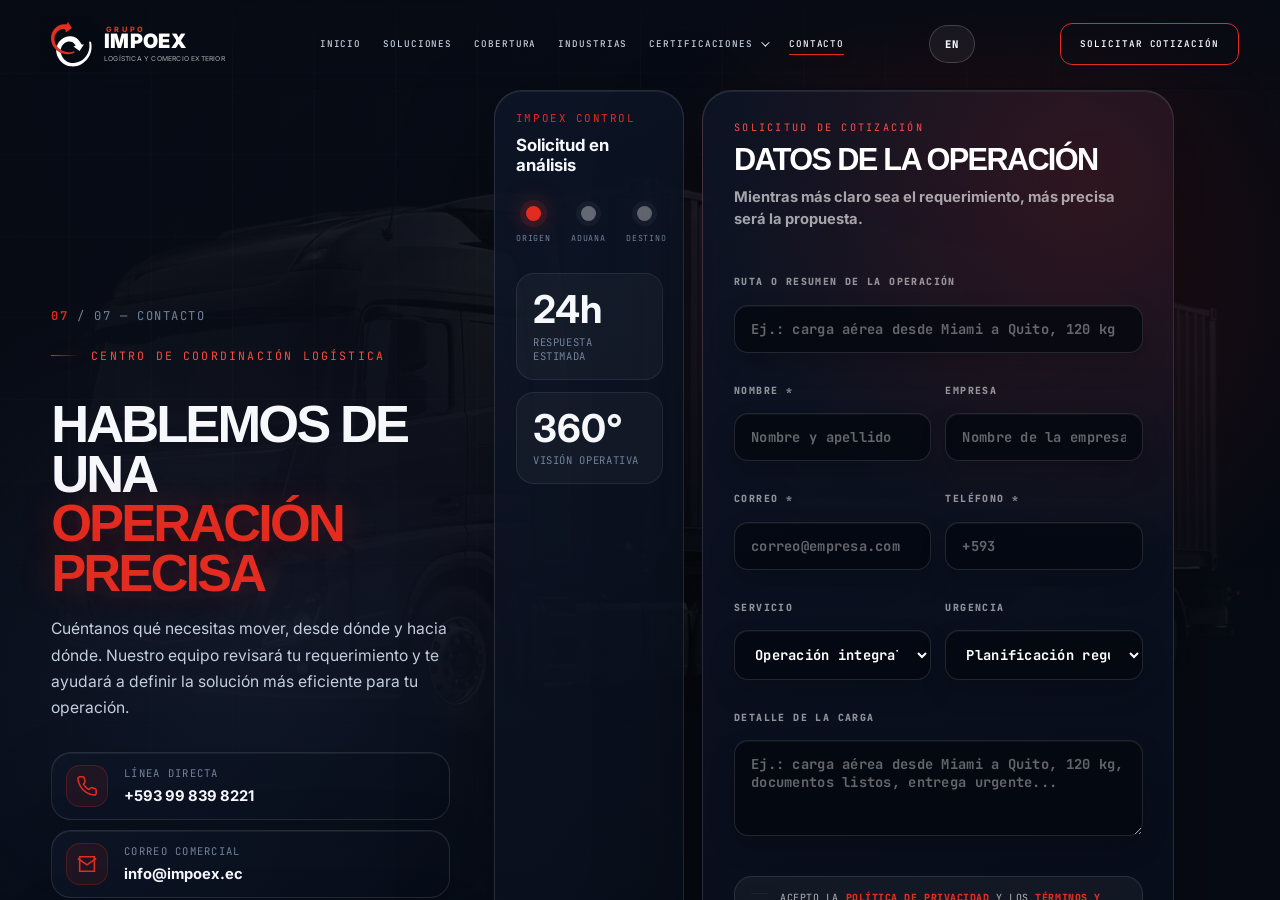
<file: contacto.html>
<!DOCTYPE html>

<html lang="es-EC">
<head>
      <!-- Google Tag Manager -->
<script>(function(w,d,s,l,i){w[l]=w[l]||[];w[l].push({'gtm.start':
new Date().getTime(),event:'gtm.js'});var f=d.getElementsByTagName(s)[0],
j=d.createElement(s),dl=l!='dataLayer'?'&l='+l:'';j.async=true;j.src=
'https://www.googletagmanager.com/gtm.js?id='+i+dl;f.parentNode.insertBefore(j,f);
})(window,document,'script','dataLayer','GTM-PPBGN7JJ');</script>
<!-- End Google Tag Manager -->
<meta charset="utf-8"/>
<meta content="width=device-width, initial-scale=1.0" name="viewport"/>
<title>Contacto y Cotizaciones | Grupo IMPOEX</title>
<meta content="Solicita una cotización a Grupo IMPOEX para comercio exterior, logística integral, consolidación de carga, transporte internacional, aduanas y entrega nacional." name="description"/>
<meta content="index, follow, max-image-preview:large" name="robots"/>
<link href="https://www.impoex.ec/contacto.html" rel="canonical"/>
<link href="https://www.impoex.ec/contacto.html" hreflang="es-EC" rel="alternate"/>
<link href="https://www.impoex.ec/en/contacto.html" hreflang="en" rel="alternate"/>
<link href="https://www.impoex.ec/contacto.html" hreflang="x-default" rel="alternate"/>
<link href="wp-content/uploads/2026/07/FAVICON-IMPOEX.png" rel="icon" sizes="any"/>
<link href="wp-content/uploads/2026/07/FAVICON-IMPOEX.png" rel="icon" type="image/png"/>
<link href="wp-content/uploads/2026/07/FAVICON-IMPOEX.png" rel="apple-touch-icon"/>
<link href="https://fonts.googleapis.com" rel="preconnect"/>
<link crossorigin="" href="https://fonts.gstatic.com" rel="preconnect"/>
<link href="css/base.css" rel="stylesheet"/>
<link href="css/nav.css" rel="stylesheet"/>
<link href="css/deck.css" rel="stylesheet"/>
<link href="css/components.css" rel="stylesheet"/>
<link href="css/home-v2.css" rel="stylesheet"/>
<link href="css/site-final.css" rel="stylesheet"/>
<link href="css/responsive.css" rel="stylesheet"/>
<link href="css/contact-standalone.css" rel="stylesheet"/>
</head>
<body class="contact-page no-intro">
      <!-- Google Tag Manager (noscript) -->
<noscript><iframe src="https://www.googletagmanager.com/ns.html?id=GTM-PPBGN7JJ"
height="0" width="0" style="display:none;visibility:hidden"></iframe></noscript>
<!-- End Google Tag Manager (noscript) -->
<header id="site-header">
<a aria-label="Grupo Impoex inicio" class="impoex-navbar-brand" href="index.html">
<div class="brand-icon">
<svg fill="none" viewbox="0 0 220 240" xmlns="http://www.w3.org/2000/svg">
<path d="M52.491,151.07c19.993,13.252,41.565,15.723,64.44,9.877,3.111-.795,7.446-4.106,9.114,1.552,1.57,5.324-3.446,5.629-6.632,6.739-18,6.273-36.184,6.738-54.576,1.683-3.738-1.028-7.474-2.67-11.541-1.947-8.454-5.708-16.909-11.415-25.363-17.123-13.314-13.666-23.3-29.082-26.682-48.49C-7.827,51.256,33.995,9.9,77.563,14.096c12.093,1.165,8.923-7.694,12.149-14.096,7.335,10.965,14.329,21.554,21.488,32.028,1.816,2.657-.052,3.509-1.634,4.593-9.992,6.852-20.008,13.668-30.418,20.771-.313-1.519-.695-2.303-.589-3.011q2.329-15.523-12.938-14.701c-23.978,1.288-45.455,23.408-46.621,48.394-.732,15.674,1.187,30.707,12.712,42.718,4.033,9.801,12.312,15.138,20.779,20.278Z" fill="#e12f22"></path>
<path d="M52.491,151.07c-8.466-5.14-16.745-10.477-20.779-20.278,8.905-30.397,40.37-56.035,74.526-52.974,22.969,2.059,40.334,13.395,51.907,33.588,6.602,11.52,6.463,11.602,18.834,11.602-7.403,10.58-14.599,20.758-21.659,31.031-1.688,2.456-2.958,2.465-5.327.719-9.748-7.182-19.675-14.115-29.474-21.096.582-1.082.726-1.825,1.11-1.989,3.011-1.281,7.801,1.233,9.172-2.271,1.599-4.087-2.386-7.266-4.865-10.228-13.114-15.668-36.674-16.911-54.069-2.904-11.085,8.926-17.732,20.448-19.375,34.799Z" fill="#ffffff"></path>
<path d="M27.934,151.852c8.454,5.708,16.909,11.415,25.363,17.123,8.875,34.779,38.146,54.394,68.854,53.182,44.222-1.746,79.707-38.996,83.79-81.893.818-8.593.39-17.178-.325-25.752-.293-3.515-.79-7.77,3.545-8.353,4.49-.604,6.006,3.658,6.678,7.382,5.329,29.504.245,57.177-17.05,81.474-22.68,31.863-53.319,48.4-92.982,44.88-36.251-3.217-70.58-35.474-76.396-71.904-.848-5.314-2.653-10.608-1.478-16.139Z" fill="#ffffff"></path>
</svg>
</div>
<div class="brand-text">
<span class="nav-grupo">GRUPO</span>
<span class="nav-impoex">IMPOEX</span>
<span class="nav-tagline">Logística y comercio exterior</span>
</div>
</a>
<nav aria-label="Navegación principal" class="site-nav" id="site-nav-links">
<a class="" href="index.html#inicio">Inicio</a>
<a class="" href="index.html#soluciones">Soluciones</a>
<a class="" href="index.html#cobertura">Cobertura</a>
<a class="" href="index.html#industrias">Industrias</a>
<div class="nav-cert-menu">
<a class="nav-cert-link" href="index.html#certificaciones">
      Certificaciones
      <span aria-hidden="true" class="nav-cert-arrow"></span>
</a>
<div class="nav-cert-dropdown">
<a class="nav-cert-adn-card" href="nosotros.html" style="--nav-cert-image:url('../wp-content/uploads/2026/07/ChatGPT-Image-13-jul-2026-03_36_57-p.m.png');">
<strong>ADN IMPOEX</strong>
<small>Conoce nuestra historia, visión, cultura y valores del grupo.</small>
</a>
</div>
</div>
<a class="active" href="contacto.html">Contacto</a>
</nav>
<a aria-label="View site in English" class="language-switch" href="en/contacto.html">EN</a><a href="contacto.html" id="nav-cta">Solicitar cotización</a>
<button aria-expanded="false" aria-label="Abrir menú" id="nav-toggle">
<span></span><span></span><span></span>
</button>
</header><div aria-hidden="true" id="mobile-nav">
<a href="index.html#inicio">Inicio</a>
<a href="index.html#grupo">Grupo Impoex</a>
<a href="index.html#soluciones">Soluciones</a>
<a href="index.html#cobertura">Cobertura</a>
<a href="index.html#industrias">Industrias</a>
<a href="index.html#certificaciones">Certificaciones</a>
<a class="btn-primary" href="contacto.html">Solicitar cotización</a>
<a aria-label="View site in English" class="language-switch" href="en/contacto.html">EN</a><span class="mono-stat">info@impoex.ec · +593 99 839 8221</span>
</div><main class="contact-standalone-main"><section class="panel panel-contact contact-command-panel" data-panel-id="contacto" id="contacto" style="--panel-image:url('../wp-content/uploads/2026/06/CAMION-IMPOEX-1.png')">
<div aria-hidden="true" class="panel-bg"></div>
<div class="contact-command-grid">
<!-- COLUMNA IZQUIERDA -->
<div class="contact-command-copy">
<span class="panel-index"><b>07</b> / 07 — Contacto</span>
<span class="eyebrow">Centro de coordinación logística</span>
<h2>
        Hablemos de una<br/>
<em>operación precisa</em>
</h2>
<p class="lede">
        Cuéntanos qué necesitas mover, desde dónde y hacia dónde. Nuestro equipo revisará tu requerimiento y te ayudará a definir la solución más eficiente para tu operación.
      </p>
<div class="contact-command-points">
<a class="contact-command-point spotlight-card" href="tel:+593998398221">
<span>
<svg fill="none" stroke="currentColor" stroke-width="1.7" viewbox="0 0 24 24">
<path d="M22 16.92v3a2 2 0 0 1-2.18 2A19.79 19.79 0 0 1 11.19 19a19.5 19.5 0 0 1-6-6A19.79 19.79 0 0 1 2.12 4.18 2 2 0 0 1 4.11 2h3a2 2 0 0 1 2 1.72c.12.9.34 1.77.66 2.61a2 2 0 0 1-.45 2.11L8.09 9.91a16 16 0 0 0 6 6l1.47-1.47a2 2 0 0 1 2.11-.45c.84.32 1.71.54 2.61.66A2 2 0 0 1 22 16.92z"></path>
</svg>
</span>
<div>
<small>Línea directa</small>
<strong>+593 99 839 8221</strong>
</div>
</a>
<a class="contact-command-point spotlight-card" href="mailto:info@impoex.ec">
<span>
<svg fill="none" stroke="currentColor" stroke-width="1.7" viewbox="0 0 24 24">
<path d="M4 4h16v16H4z"></path>
<path d="m22 6-10 7L2 6"></path>
</svg>
</span>
<div>
<small>Correo comercial</small>
<strong>info@impoex.ec</strong>
</div>
</a>
<div class="contact-command-point spotlight-card">
<span>
<svg fill="none" stroke="currentColor" stroke-width="1.7" viewbox="0 0 24 24">
<path d="M21 10c0 7-9 12-9 12S3 17 3 10a9 9 0 1 1 18 0z"></path>
<circle cx="12" cy="10" r="3"></circle>
</svg>
</span>
<div>
<small>Oficina</small>
<strong>Catalina Aldaz N34-168 y Portugal (Edif. La Recoleta Piso 9 Of. 96)</strong>
</div>
</div>
</div>
</div>
<!-- COLUMNA DERECHA -->
<div class="contact-command-area">
<div class="contact-intel-card spotlight-card">
<div class="intel-card-header">
<span>IMPOEX CONTROL</span>
<b>Solicitud en análisis</b>
</div>
<div class="intel-route">
<div>
<span class="intel-node is-active"></span>
<small>Origen</small>
</div>
<div class="intel-line"></div>
<div>
<span class="intel-node"></span>
<small>Aduana</small>
</div>
<div class="intel-line"></div>
<div>
<span class="intel-node"></span>
<small>Destino</small>
</div>
</div>
<div class="intel-kpis">
<div>
<strong>24h</strong>
<span>Respuesta estimada</span>
</div>
<div>
<strong>360°</strong>
<span>Visión operativa</span>
</div>
</div>
</div>
<form action="send-cotizacion.php" class="lead-form contact-premium-form spotlight-card" id="contactForm" method="POST">
<div class="form-head">
<span>Solicitud de cotización</span>
<h3>Datos de la operación</h3>
<p>Mientras más claro sea el requerimiento, más precisa será la propuesta.</p>
</div>
<!-- Antispam invisible -->
<input aria-hidden="true" autocomplete="off" class="impoex-honeypot" name="website" tabindex="-1" type="text"/>
<label class="form-full">
    Ruta o resumen de la operación
    <input name="operacion" placeholder="Ej.: carga aérea desde Miami a Quito, 120 kg" type="text"/>
</label>
<div class="form-row">
<label>
      Nombre *
      <input name="nombre" placeholder="Nombre y apellido" required="" type="text"/>
</label>
<label>
      Empresa
      <input name="empresa" placeholder="Nombre de la empresa" type="text"/>
</label>
</div>
<div class="form-row">
<label>
      Correo *
      <input name="correo" placeholder="correo@empresa.com" required="" type="email"/>
</label>
<label>
      Teléfono *
      <input name="telefono" placeholder="+593" type="tel"/>
</label>
</div>
<div class="form-row">
<label>
      Servicio
      <select name="servicio">
<option value="Operación integral">Operación integral</option>
<option value="Transporte internacional">Transporte internacional</option>
<option value="Agenciamiento aduanero">Agenciamiento aduanero</option>
<option value="Importación / Exportación">Importación / Exportación</option>
<option value="Logística de entrega">Logística de entrega</option>
<option value="Consultoría aduanera">Consultoría aduanera</option>
<option value="Asesoría legal">Asesoría legal</option>
</select>
</label>
<label>
      Urgencia
      <select name="urgencia">
<option value="Planificación regular">Planificación regular</option>
<option value="Respuesta en 24 horas">Respuesta en 24 horas</option>
<option value="Urgente">Urgente</option>
<option value="Solo información">Solo información</option>
</select>
</label>
</div>
<label class="form-full">
    Detalle de la carga
    <textarea name="mensaje" placeholder="Ej.: carga aérea desde Miami a Quito, 120 kg, documentos listos, entrega urgente..."></textarea>
</label>
<label class="form-consent form-full">
<input name="acepta_politicas" required="" type="checkbox" value="Si"/>
<span>
    Acepto la 
    <a href="politica-privacidad.html" rel="noopener" target="_blank">
      Política de Privacidad
    </a>
    y los
    <a href="terminos-condiciones.html" rel="noopener" target="_blank">
      Términos y Condiciones
    </a>.
     Autorizo el tratamiento de mis datos personales para atender mi solicitud,
    realizar seguimiento comercial y gestionar la prospección del cliente, incluyendo
    herramientas tecnológicas o asistidas por inteligencia artificial conforme a las finalidades informadas.
  </span>
</label>
<button class="btn-primary magnetic" type="submit">
    Enviar solicitud <span>→</span>
</button>
<p class="form-disclaimer">
    Tu requerimiento será revisado por el equipo comercial y operativo de Grupo IMPOEX, tendrás notificaciones sobre el estado de tu solicitud a la brevedad posible.
  </p>
<div aria-live="polite" class="form-status"></div>
</form>
</div>
</div>
<footer class="impoex-clean-footer footer-contact-below" id="site-footer" style="--footer-bg-image:url('../wp-content/uploads/2026/06/MUNDO-IMPOEX-1.png');">
<div aria-hidden="true" class="footer-clean-overlay"></div>
<div class="footer-clean-shell">
<div class="footer-clean-main">
<!-- IZQUIERDA: CTA -->
<div class="footer-clean-cta">
<span>Centro de cotización</span>
<h3>Consigue tu mejor tarifa</h3>
<p>Cuéntanos tu origen, destino y tipo de carga. Te ayudamos a encontrar la mejor solución logística.</p>
<a class="footer-clean-button" href="contacto.html">
          Calcular mi carga <b>→</b>
</a>
</div>
<!-- CENTRO: LOGO -->
<div class="footer-clean-brand">
<div class="footer-clean-logo">
<span class="footer-orbit footer-orbit-one"></span>
<span class="footer-orbit footer-orbit-two"></span>
<svg fill="none" viewbox="0 0 220 240" xmlns="http://www.w3.org/2000/svg">
<path d="M52.491,151.07c19.993,13.252,41.565,15.723,64.44,9.877,3.111-.795,7.446-4.106,9.114,1.552,1.57,5.324-3.446,5.629-6.632,6.739-18,6.273-36.184,6.738-54.576,1.683-3.738-1.028-7.474-2.67-11.541-1.947-8.454-5.708-16.909-11.415-25.363-17.123-13.314-13.666-23.3-29.082-26.682-48.49C-7.827,51.256,33.995,9.9,77.563,14.096c12.093,1.165,8.923-7.694,12.149-14.096,7.335,10.965,14.329,21.554,21.488,32.028,1.816,2.657-.052,3.509-1.634,4.593-9.992,6.852-20.008,13.668-30.418,20.771-.313-1.519-.695-2.303-.589-3.011q2.329-15.523-12.938-14.701c-23.978,1.288-45.455,23.408-46.621,48.394-.732,15.674,1.187,30.707,12.712,42.718,4.033,9.801,12.312,15.138,20.779,20.278Z" fill="#e12f22"></path>
<path d="M52.491,151.07c-8.466-5.14-16.745-10.477-20.779-20.278,8.905-30.397,40.37-56.035,74.526-52.974,22.969,2.059,40.334,13.395,51.907,33.588,6.602,11.52,6.463,11.602,18.834,11.602-7.403,10.58-14.599,20.758-21.659,31.031-1.688,2.456-2.958,2.465-5.327.719-9.748-7.182-19.675-14.115-29.474-21.096.582-1.082.726-1.825,1.11-1.989,3.011-1.281,7.801,1.233,9.172-2.271,1.599-4.087-2.386-7.266-4.865-10.228-13.114-15.668-36.674-16.911-54.069-2.904-11.085,8.926-17.732,20.448-19.375,34.799Z" fill="#ffffff"></path>
<path d="M27.934,151.852c8.454,5.708,16.909,11.415,25.363,17.123,8.875,34.779,38.146,54.394,68.854,53.182,44.222-1.746,79.707-38.996,83.79-81.893.818-8.593.39-17.178-.325-25.752-.293-3.515-.79-7.77,3.545-8.353,4.49-.604,6.006,3.658,6.678,7.382,5.329,29.504.245,57.177-17.05,81.474-22.68,31.863-53.319,48.4-92.982,44.88-36.251-3.217-70.58-35.474-76.396-71.904-.848-5.314-2.653-10.608-1.478-16.139Z" fill="#ffffff"></path>
</svg>
</div>
<span>GRUPO</span>
<strong>IMPOEX</strong>
<small>Logística y comercio exterior</small>
</div>
<!-- DERECHA: ENLACES -->
<div class="footer-clean-links">
<div>
<h4>Navegación</h4>
<a href="index.html#inicio">Inicio</a>
<a href="nosotros.html">ADN IMPOEX</a>
<a href="servicios.html">Soluciones</a>
<a href="index.html#certificaciones">Certificaciones</a>
</div>
<div>
<h4>Contacto</h4>
<a href="mailto:info@impoex.ec">info@impoex.ec</a>
<a href="tel:+593998398221">+593 99 839 8221</a>
<p>Quito, Ecuador</p>
</div>
</div>
</div>
<div class="footer-clean-bottom">
<span>© 2026 Grupo IMPOEX. Todos los derechos reservados.</span>
<span>IMPOEX · López Aduanas · EagleTransport</span>
</div>
</div>
</footer>
</section></main>
<script src="js/nav.js"></script>
<script src="js/contact-form.js"></script>
</body>
</html>
</file>
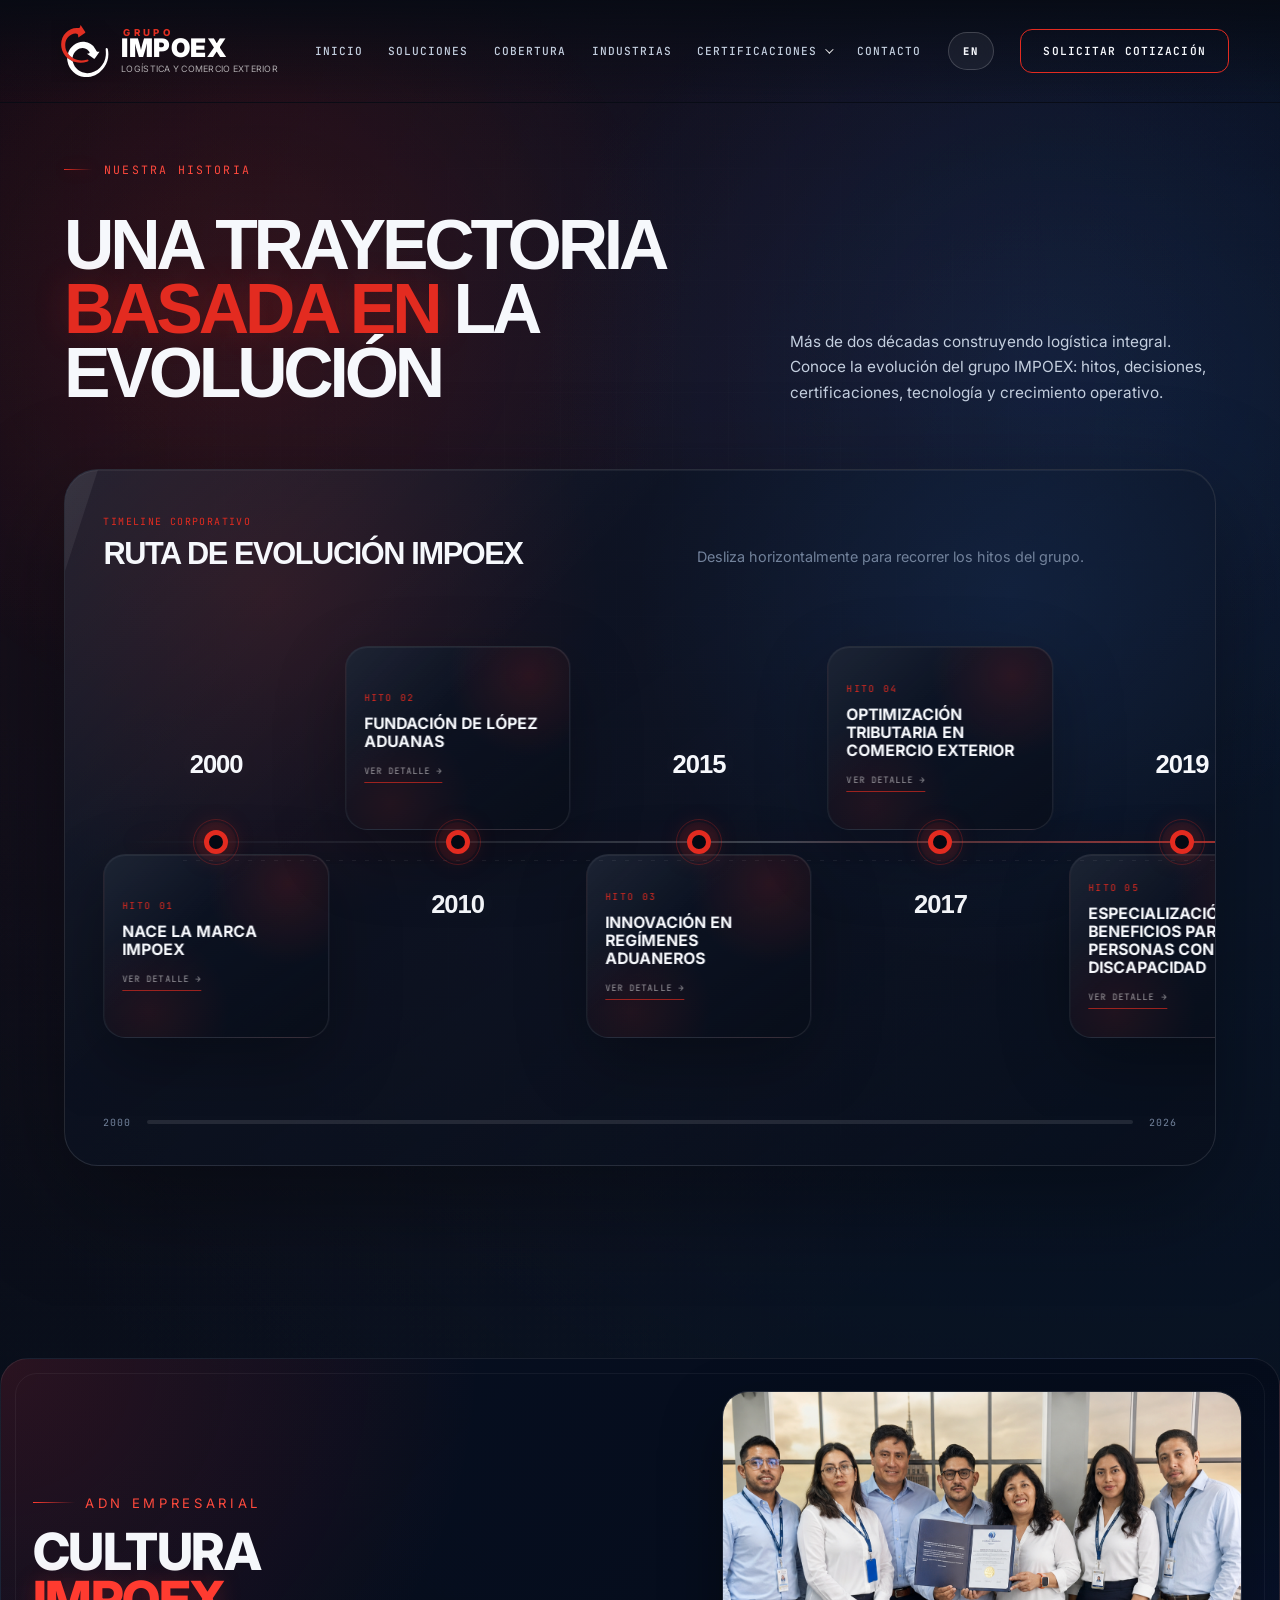
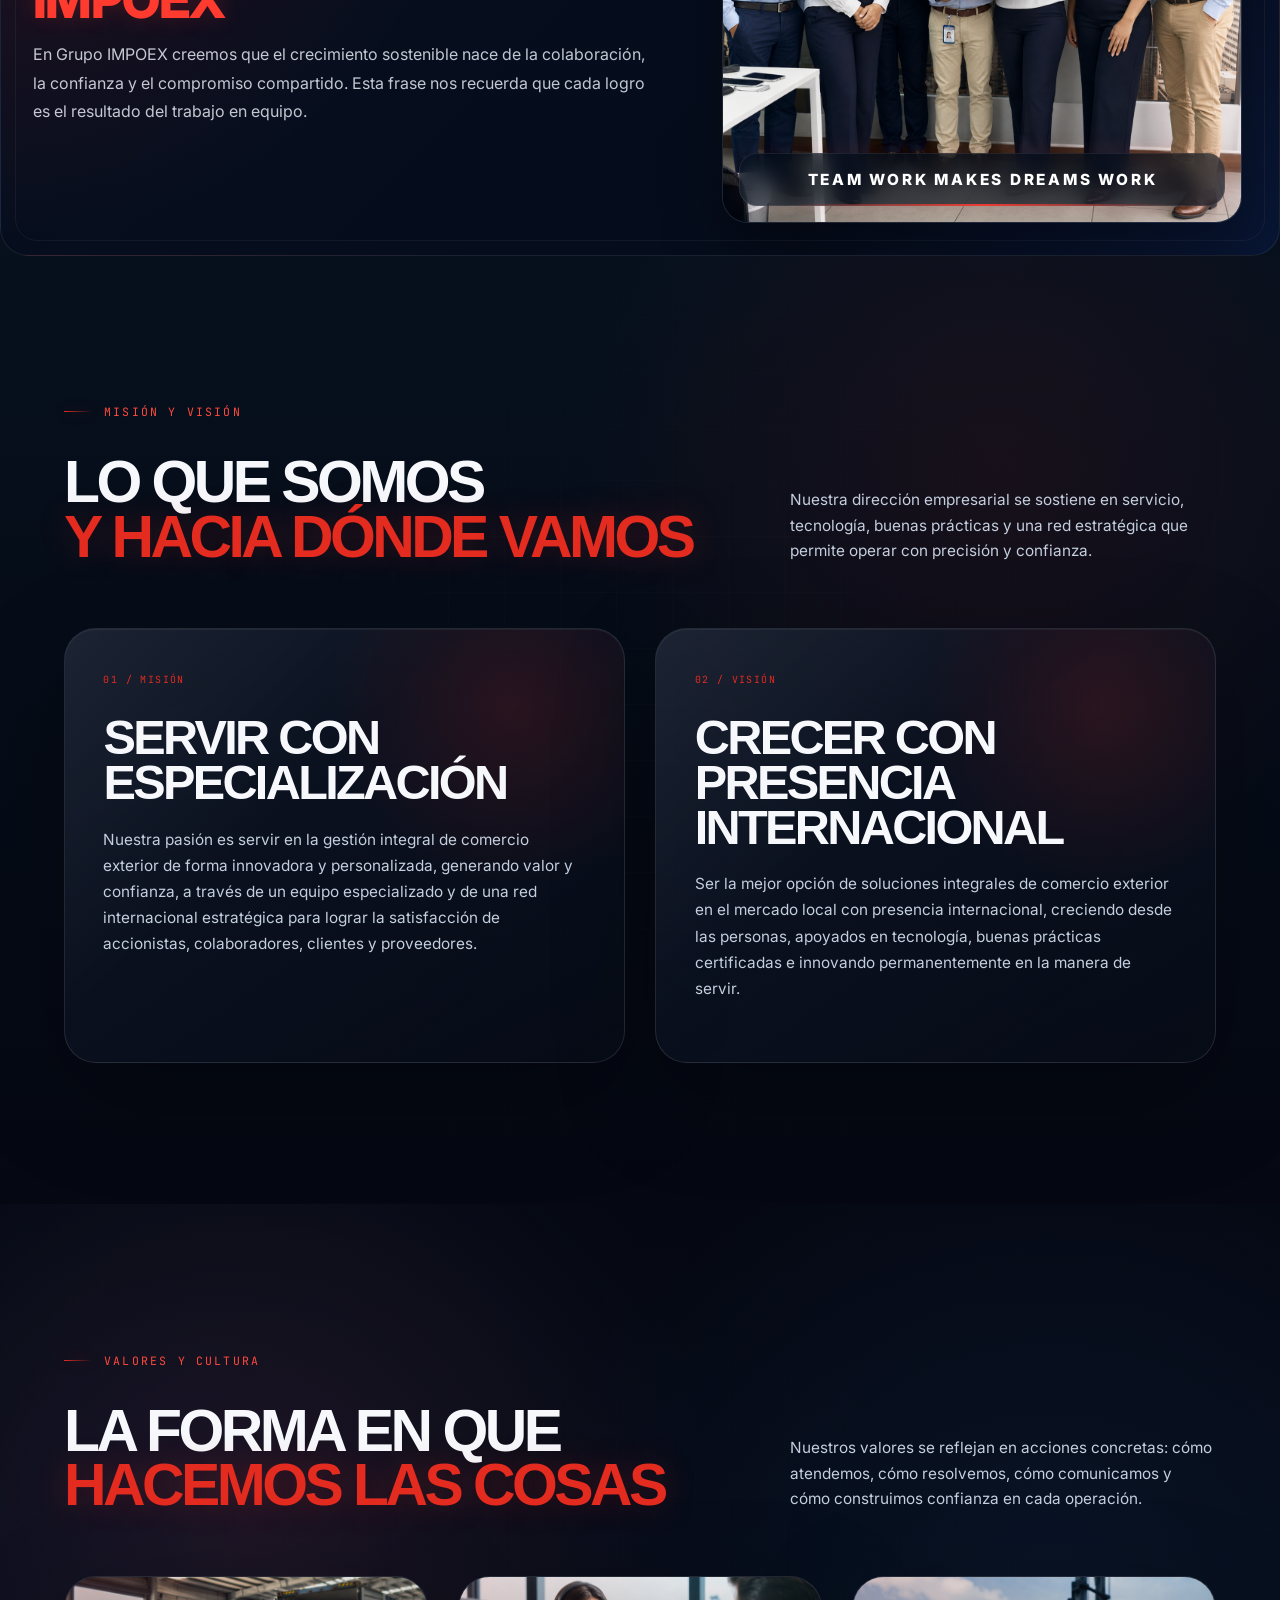
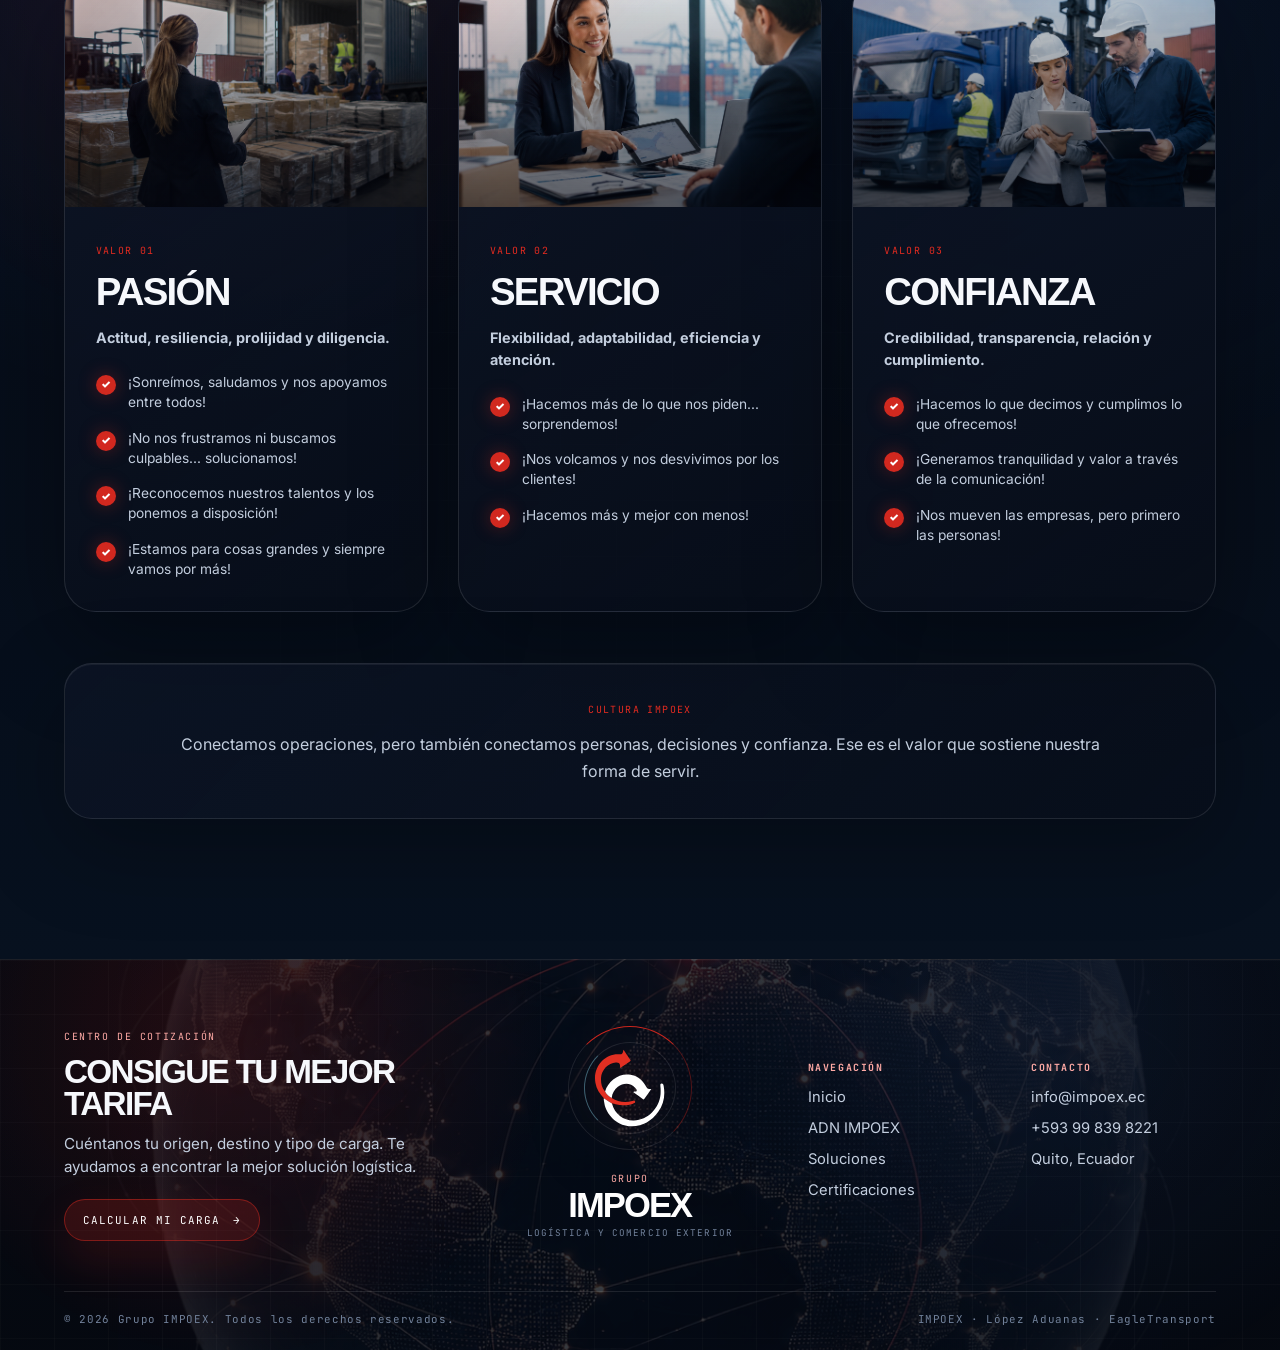
<file: nosotros.html>
<!DOCTYPE html>

<html lang="es-EC">
<head>
  <!-- Google Tag Manager -->
<script>(function(w,d,s,l,i){w[l]=w[l]||[];w[l].push({'gtm.start':
new Date().getTime(),event:'gtm.js'});var f=d.getElementsByTagName(s)[0],
j=d.createElement(s),dl=l!='dataLayer'?'&l='+l:'';j.async=true;j.src=
'https://www.googletagmanager.com/gtm.js?id='+i+dl;f.parentNode.insertBefore(j,f);
})(window,document,'script','dataLayer','GTM-PPBGN7JJ');</script>
<!-- End Google Tag Manager -->
<meta charset="utf-8"/>
<meta content="width=device-width, initial-scale=1.0" name="viewport"/>
<title>Grupo IMPOEX | Trayectoria en Comercio Exterior y Logística Integral</title>
<meta content="Conoce la historia, valores, certificaciones y evolución de Grupo IMPOEX en comercio exterior, logística integral, aduanas y transporte internacional de carga en Ecuador." name="description"/>
<!-- SEO IMPOEX START -->
<meta content="index, follow, max-image-preview:large" name="robots"/>
<meta content="comercio exterior Ecuador, logística integral Ecuador, consolidación de carga, consolidadora de carga Ecuador, agenciamiento aduanero, agencia de aduanas Ecuador, transporte internacional de carga, importaciones Ecuador, exportaciones Ecuador, consultoría aduanera" name="keywords"/>
<meta content="website" property="og:type"/>
<meta content="es_EC" property="og:locale"/>
<meta content="Grupo IMPOEX" property="og:site_name"/>
<meta content="Grupo IMPOEX | Trayectoria en Comercio Exterior y Logística Integral" property="og:title"/>
<meta content="Conoce la historia, valores, certificaciones y evolución de Grupo IMPOEX en comercio exterior, logística integral, aduanas y transporte internacional de carga en Ecuador." property="og:description"/>
<meta content="https://www.impoex.ec/nosotros.html" property="og:url"/>
<meta content="https://www.impoex.ec/wp-content/uploads/2026/07/FAVICON-IMPOEX.png" property="og:image"/>
<meta content="summary_large_image" name="twitter:card"/>
<meta content="Grupo IMPOEX | Trayectoria en Comercio Exterior y Logística Integral" name="twitter:title"/>
<meta content="Conoce la historia, valores, certificaciones y evolución de Grupo IMPOEX en comercio exterior, logística integral, aduanas y transporte internacional de carga en Ecuador." name="twitter:description"/>
<!-- SEO IMPOEX END -->
<!-- Favicons -->
<link href="wp-content/uploads/2026/07/FAVICON-IMPOEX.png" rel="icon" sizes="any"/>
<link href="wp-content/uploads/2026/07/FAVICON-IMPOEX.png" rel="icon" type="image/png"/>
<link href="wp-content/uploads/2026/07/FAVICON-IMPOEX.png" rel="apple-touch-icon"/>
<link href="css/base.css" rel="stylesheet"/>
<link href="css/nav.css" rel="stylesheet"/>
<link href="css/components.css" rel="stylesheet"/>
<link href="css/responsive.css" rel="stylesheet"/>
<link href="css/nosotros.css" rel="stylesheet"/>
<link href="https://www.impoex.ec/nosotros.html" rel="canonical"/><link href="https://www.impoex.ec/nosotros.html" hreflang="es-EC" rel="alternate"/><link href="https://www.impoex.ec/en/nosotros.html" hreflang="en" rel="alternate"/><link href="https://www.impoex.ec/nosotros.html" hreflang="x-default" rel="alternate"/></head>
<body>
  <!-- Google Tag Manager (noscript) -->
<noscript><iframe src="https://www.googletagmanager.com/ns.html?id=GTM-PPBGN7JJ"
height="0" width="0" style="display:none;visibility:hidden"></iframe></noscript>
<!-- End Google Tag Manager (noscript) -->
<header id="site-header">
<a aria-label="Grupo Impoex inicio" class="impoex-navbar-brand" href="index.html">
<div class="brand-icon">
<svg fill="none" viewbox="0 0 220 240" xmlns="http://www.w3.org/2000/svg">
<path d="M52.491,151.07c19.993,13.252,41.565,15.723,64.44,9.877,3.111-.795,7.446-4.106,9.114,1.552,1.57,5.324-3.446,5.629-6.632,6.739-18,6.273-36.184,6.738-54.576,1.683-3.738-1.028-7.474-2.67-11.541-1.947-8.454-5.708-16.909-11.415-25.363-17.123-13.314-13.666-23.3-29.082-26.682-48.49C-7.827,51.256,33.995,9.9,77.563,14.096c12.093,1.165,8.923-7.694,12.149-14.096,7.335,10.965,14.329,21.554,21.488,32.028,1.816,2.657-.052,3.509-1.634,4.593-9.992,6.852-20.008,13.668-30.418,20.771-.313-1.519-.695-2.303-.589-3.011q2.329-15.523-12.938-14.701c-23.978,1.288-45.455,23.408-46.621,48.394-.732,15.674,1.187,30.707,12.712,42.718,4.033,9.801,12.312,15.138,20.779,20.278Z" fill="#e12f22"></path>
<path d="M52.491,151.07c-8.466-5.14-16.745-10.477-20.779-20.278,8.905-30.397,40.37-56.035,74.526-52.974,22.969,2.059,40.334,13.395,51.907,33.588,6.602,11.52,6.463,11.602,18.834,11.602-7.403,10.58-14.599,20.758-21.659,31.031-1.688,2.456-2.958,2.465-5.327.719-9.748-7.182-19.675-14.115-29.474-21.096.582-1.082.726-1.825,1.11-1.989,3.011-1.281,7.801,1.233,9.172-2.271,1.599-4.087-2.386-7.266-4.865-10.228-13.114-15.668-36.674-16.911-54.069-2.904-11.085,8.926-17.732,20.448-19.375,34.799Z" fill="#ffffff"></path>
<path d="M27.934,151.852c8.454,5.708,16.909,11.415,25.363,17.123,8.875,34.779,38.146,54.394,68.854,53.182,44.222-1.746,79.707-38.996,83.79-81.893.818-8.593.39-17.178-.325-25.752-.293-3.515-.79-7.77,3.545-8.353,4.49-.604,6.006,3.658,6.678,7.382,5.329,29.504.245,57.177-17.05,81.474-22.68,31.863-53.319,48.4-92.982,44.88-36.251-3.217-70.58-35.474-76.396-71.904-.848-5.314-2.653-10.608-1.478-16.139Z" fill="#ffffff"></path>
</svg>
</div>
<div class="brand-text">
<span class="nav-grupo">GRUPO</span>
<span class="nav-impoex">IMPOEX</span>
<span class="nav-tagline">Logística y comercio exterior</span>
</div>
</a>
<nav aria-label="Navegación principal" class="site-nav" id="site-nav-links">
<a href="index.html#inicio">Inicio</a>
<a href="servicios.html">Soluciones</a>
<a href="index.html#cobertura">Cobertura</a>
<a href="index.html#industrias">Industrias</a>
<div class="nav-cert-menu">
<a class="nav-cert-link" href="index.html#certificaciones">
      Certificaciones
      <span aria-hidden="true" class="nav-cert-arrow"></span>
</a>
<div class="nav-cert-dropdown">
<a class="nav-cert-adn-card active" href="nosotros.html" style="--nav-cert-image:url('../wp-content/uploads/2026/07/ChatGPT-Image-13-jul-2026-03_36_57-p.m.png');">
<strong>ADN IMPOEX</strong>
<small>Conoce nuestra historia, visión, cultura y valores del grupo.</small>
</a>
</div>
</div>
<a href="contacto.html">Contacto</a>
</nav>
<a aria-label="View site in English" class="language-switch" href="en/nosotros.html">EN</a><a href="contacto.html" id="nav-cta">Solicitar cotización</a>
<button aria-expanded="false" aria-label="Abrir menú" id="nav-toggle">
<span></span><span></span><span></span>
</button>
</header>
<div aria-hidden="true" id="mobile-nav">
<a href="index.html#inicio">Inicio</a>
<a href="nosotros.html">ADN IMPOEX</a>
<a href="servicios.html">Soluciones</a>
<a href="index.html#cobertura">Cobertura</a>
<a href="index.html#industrias">Industrias</a>
<a href="index.html#certificaciones">Certificaciones</a>
<a class="btn-primary" href="contacto.html" style="margin-top:8px;">Solicitar cotización</a>
<a aria-label="View site in English" class="language-switch" href="en/nosotros.html">EN</a><span class="mono-stat">info@impoex.ec · +593 99 839 8221</span>
</div>
<main class="about-page">
<!-- =====================================================
       NUESTRA HISTORIA
       ===================================================== -->
<section class="about-section history-section" id="historia">
<div aria-hidden="true" class="about-bg-grid"></div>
<div aria-hidden="true" class="about-bg-glow"></div>
<div class="about-shell">
<div class="about-section-head about-reveal">
<div>
<span class="eyebrow">Nuestra historia</span>
<h1>
            Una trayectoria<br/>
<em>basada en</em>
            la evolución
          </h1>
</div>
<p>
          Más de dos décadas construyendo logística integral. Conoce la evolución del grupo IMPOEX: hitos, decisiones, certificaciones, tecnología y crecimiento operativo.
        </p>
</div>
<div class="history-minimal-panel about-reveal">
<div class="history-panel-head">
<div>
<span>Timeline corporativo</span>
<strong>Ruta de evolución IMPOEX</strong>
</div>
<p>
            Desliza horizontalmente para recorrer los hitos del grupo.
          </p>
</div>
<div aria-label="Línea de tiempo Grupo IMPOEX" class="history-timeline" id="historyTimeline">
<div class="history-track">
<article class="history-event">
<div class="history-year">2000</div>
<div class="history-dot"></div>
<div class="history-card">
<div class="history-card-inner">
<div class="history-card-front">
<span>Hito 01</span>
<h3>Nace la marca IMPOEX</h3>
<small>Ver detalle →</small>
</div>
<div class="history-card-back">
<p>
          Inicia nuestra trayectoria en comercio exterior, con una visión enfocada en brindar soluciones especializadas para importadores y exportadores.
        </p>
</div>
</div>
</div>
</article>
<article class="history-event">
<div class="history-year">2010</div>
<div class="history-dot"></div>
<div class="history-card">
<div class="history-card-inner">
<div class="history-card-front">
<span>Hito 02</span>
<h3>Fundación de López Aduanas</h3>
<small>Ver detalle →</small>
</div>
<div class="history-card-back">
<p>
          Constituimos López Aduanas para dar estructura empresarial y fortalecer nuestra especialización en gestión, asesoría y cumplimiento aduanero.
        </p>
</div>
</div>
</div>
</article>
<article class="history-event">
<div class="history-year">2015</div>
<div class="history-dot"></div>
<div class="history-card">
<div class="history-card-inner">
<div class="history-card-front">
<span>Hito 03</span>
<h3>Innovación en regímenes aduaneros</h3>
<small>Ver detalle →</small>
</div>
<div class="history-card-back">
<p>
          Desarrollamos soluciones innovadoras para procesos de etiquetado fiscal y prendas de vestir bajo regímenes especiales, utilizando depósitos aduaneros como herramienta de optimización operativa.
        </p>
</div>
</div>
</div>
</article>
<article class="history-event">
<div class="history-year">2017</div>
<div class="history-dot"></div>
<div class="history-card">
<div class="history-card-inner">
<div class="history-card-front">
<span>Hito 04</span>
<h3>Optimización tributaria en comercio exterior</h3>
<small>Ver detalle →</small>
</div>
<div class="history-card-back">
<p>
          Implementamos operaciones orientadas al aprovechamiento de contingentes arancelarios derivados de acuerdos comerciales con la Unión Europea, generando eficiencias tributarias para nuestros clientes.
        </p>
</div>
</div>
</div>
</article>
<article class="history-event">
<div class="history-year">2019</div>
<div class="history-dot"></div>
<div class="history-card">
<div class="history-card-inner">
<div class="history-card-front">
<span>Hito 05</span>
<h3>Especialización en beneficios para personas con discapacidad</h3>
<small>Ver detalle →</small>
</div>
<div class="history-card-back">
<p>
          Nos consolidamos como referente en procesos de importación de vehículos con exenciones tributarias para personas con discapacidad, fortaleciendo nuestra experiencia en operaciones aduaneras especializadas.
        </p>
</div>
</div>
</div>
</article>
<article class="history-event">
<div class="history-year">2019</div>
<div class="history-dot"></div>
<div class="history-card">
<div class="history-card-inner">
<div class="history-card-front">
<span>Hito 06</span>
<h3>Nace IMPOEX Internacional</h3>
<small>Ver detalle →</small>
</div>
<div class="history-card-back">
<p>
          Creamos IMPOEX Internacional, especializada en freight forwarding, transporte y consolidación internacional de carga, incorporando un nuevo eslabón a nuestra propuesta de Logística Integral.
        </p>
</div>
</div>
</div>
</article>
<article class="history-event">
<div class="history-year">2020</div>
<div class="history-dot"></div>
<div class="history-card">
<div class="history-card-inner">
<div class="history-card-front">
<span>Hito 07</span>
<h3>Conexión con una red logística global</h3>
<small>Ver detalle →</small>
</div>
<div class="history-card-back">
<p>
          Ingresamos a Pangea Logistics Network, ampliando nuestra red internacional de agentes y fortaleciendo nuestra capacidad para coordinar operaciones de carga alrededor del mundo.
        </p>
</div>
</div>
</div>
</article>
<article class="history-event">
<div class="history-year">2022</div>
<div class="history-dot"></div>
<div class="history-card">
<div class="history-card-inner">
<div class="history-card-front">
<span>Hito 08</span>
<h3>Certificación BASC</h3>
<small>Ver detalle →</small>
</div>
<div class="history-card-back">
<p>
          Obtenemos la Certificación BASC, fortaleciendo nuestros estándares de seguridad, gestión de riesgos y confiabilidad en la cadena logística internacional.
        </p>
</div>
</div>
</div>
</article>
<article class="history-event">
<div class="history-year">2025</div>
<div class="history-dot"></div>
<div class="history-card">
<div class="history-card-inner">
<div class="history-card-front">
<span>Hito 09</span>
<h3>Fortalecimiento institucional</h3>
<small>Ver detalle →</small>
</div>
<div class="history-card-back">
<p>
          Avanzamos en la estandarización de procesos, indicadores de gestión, tecnología y sistemas de calidad, consolidando una estructura empresarial preparada para crecer de manera sostenible.
        </p>
</div>
</div>
</div>
</article>
<article class="history-event">
<div class="history-year">2026</div>
<div class="history-dot"></div>
<div class="history-card">
<div class="history-card-inner">
<div class="history-card-front">
<span>Hito 10</span>
<h3>Nace Eagle Transport</h3>
<small>Ver detalle →</small>
</div>
<div class="history-card-back">
<p>
          Obtenemos las habilitaciones de la autoridad competente y nace Eagle Transport, especializada en transporte terrestre de carga pesada con flota propia, incorporando el último eslabón de nuestra solución logística.
        </p>
</div>
</div>
</div>
</article>
<article class="history-event is-current">
<div class="history-year">2026</div>
<div class="history-dot"></div>
<div class="history-card">
<div class="history-card-inner">
<div class="history-card-front">
<span>Hito 11</span>
<h3>Consolidación del Grupo IMPOEX</h3>
<small>Ver detalle →</small>
</div>
<div class="history-card-back">
<p>
          Integramos nuestra experiencia en freight forwarding, gestión aduanera y transporte terrestre bajo una visión común.
        </p>
</div>
</div>
</div>
</article>
</div>
</div>
<div class="history-progress-row">
<span>2000</span>
<div aria-hidden="true" class="history-progress">
<span id="historyProgress"></span>
</div>
<span>2026</span>
</div>
</div>
</div>
</section>
<!-- BLOQUE CULTURA / TEAM WORK -->
<div class="history-teamwork-band reveal-up">
<div class="history-teamwork-copy">
<span class="history-teamwork-kicker">ADN EMPRESARIAL</span>
<h3>
      CULTURA<br/>
<em>IMPOEX</em>
</h3>
<p>
      En Grupo IMPOEX creemos que el crecimiento sostenible nace de la colaboración,
      la confianza y el compromiso compartido. Esta frase nos recuerda que cada logro
      es el resultado del trabajo en equipo.
    </p>
</div>
<div class="history-teamwork-visual">
<div class="history-teamwork-image-wrap">
<img alt="Equipo Grupo IMPOEX" src="wp-content/uploads/2026/07/ChatGPT-Image-16-jul-2026-10_36_53-a.m.png"/>
<div class="history-teamwork-caption">
        TEAM WORK MAKES DREAMS WORK
      </div>
</div>
</div>
</div>
<!-- =====================================================
       MISIÓN Y VISIÓN
       ===================================================== -->
<section class="about-section mission-vision-section" id="mision-vision">
<div aria-hidden="true" class="about-bg-grid"></div>
<div class="about-shell">
<div class="about-section-head about-reveal">
<div>
<span class="eyebrow">Misión y visión</span>
<h2>
            Lo que somos<br/>
<em>y hacia dónde vamos</em>
</h2>
</div>
<p>
          Nuestra dirección empresarial se sostiene en servicio, tecnología, buenas prácticas y una red estratégica que permite operar con precisión y confianza.
        </p>
</div>
<div class="mv-grid">
<article class="mv-card about-reveal">
<span>01 / Misión</span>
<h3>Servir con especialización</h3>
<p>
            Nuestra pasión es servir en la gestión integral de comercio exterior de forma innovadora y personalizada, generando valor y confianza, a través de un equipo especializado y de una red internacional estratégica para lograr la satisfacción de accionistas, colaboradores, clientes y proveedores.
          </p>
</article>
<article class="mv-card about-reveal">
<span>02 / Visión</span>
<h3>Crecer con presencia internacional</h3>
<p>
            Ser la mejor opción de soluciones integrales de comercio exterior en el mercado local con presencia internacional, creciendo desde las personas, apoyados en tecnología, buenas prácticas certificadas e innovando permanentemente en la manera de servir.
          </p>
</article>
</div>
</div>
</section>
<!-- =====================================================
       VALORES
       ===================================================== -->
<section class="about-section values-section" id="valores">
<div aria-hidden="true" class="about-bg-grid"></div>
<div aria-hidden="true" class="about-bg-glow values-glow"></div>
<div class="about-shell">
<div class="about-section-head about-reveal">
<div>
<span class="eyebrow">Valores y cultura</span>
<h2>
            La forma en que<br/>
<em>hacemos las cosas</em>
</h2>
</div>
<p>
          Nuestros valores se reflejan en acciones concretas: cómo atendemos, cómo resolvemos, cómo comunicamos y cómo construimos confianza en cada operación.
        </p>
</div>
<div class="values-grid-premium">
<article class="value-card-premium about-reveal">
<div class="value-media" style="--value-image:url('../wp-content/uploads/2026/07/ChatGPT-Image-13-jul-2026-03_58_28-p.m.png');"></div>
<div class="value-content">
<span>Valor 01</span>
<h3>Pasión</h3>
<h4>Actitud, resiliencia, prolijidad y diligencia.</h4>
<ul>
<li>¡Sonreímos, saludamos y nos apoyamos entre todos!</li>
<li>¡No nos frustramos ni buscamos culpables... solucionamos!</li>
<li>¡Reconocemos nuestros talentos y los ponemos a disposición!</li>
<li>¡Estamos para cosas grandes y siempre vamos por más!</li>
</ul>
</div>
</article>
<article class="value-card-premium about-reveal">
<div class="value-media" style="--value-image:url('../wp-content/uploads/2026/07/ChatGPT-Image-13-jul-2026-03_58_32-p.m.png');"></div>
<div class="value-content">
<span>Valor 02</span>
<h3>Servicio</h3>
<h4>Flexibilidad, adaptabilidad, eficiencia y atención.</h4>
<ul>
<li>¡Hacemos más de lo que nos piden... sorprendemos!</li>
<li>¡Nos volcamos y nos desvivimos por los clientes!</li>
<li>¡Hacemos más y mejor con menos!</li>
</ul>
</div>
</article>
<article class="value-card-premium about-reveal">
<div class="value-media" style="--value-image:url('../wp-content/uploads/2026/07/ChatGPT-Image-13-jul-2026-03_58_35-p.m.png');"></div>
<div class="value-content">
<span>Valor 03</span>
<h3>Confianza</h3>
<h4>Credibilidad, transparencia, relación y cumplimiento.</h4>
<ul>
<li>¡Hacemos lo que decimos y cumplimos lo que ofrecemos!</li>
<li>¡Generamos tranquilidad y valor a través de la comunicación!</li>
<li>¡Nos mueven las empresas, pero primero las personas!</li>
</ul>
</div>
</article>
</div>
<div class="culture-statement about-reveal">
<span>Cultura IMPOEX</span>
<p>
          Conectamos operaciones, pero también conectamos personas, decisiones y confianza. Ese es el valor que sostiene nuestra forma de servir.
        </p>
</div>
</div>
</section>
</main>
<footer class="impoex-clean-footer" id="site-footer" style="--footer-bg-image:url('../wp-content/uploads/2026/06/MUNDO-IMPOEX-1.png');">
<div aria-hidden="true" class="footer-clean-overlay"></div>
<div class="footer-clean-shell">
<div class="footer-clean-main">
<!-- IZQUIERDA: CTA -->
<div class="footer-clean-cta">
<span>Centro de cotización</span>
<h3>Consigue tu mejor tarifa</h3>
<p>Cuéntanos tu origen, destino y tipo de carga. Te ayudamos a encontrar la mejor solución logística.</p>
<a class="footer-clean-button" href="contacto.html">
          Calcular mi carga <b>→</b>
</a>
</div>
<!-- CENTRO: LOGO -->
<div class="footer-clean-brand">
<div class="footer-clean-logo">
<span class="footer-orbit footer-orbit-one"></span>
<span class="footer-orbit footer-orbit-two"></span>
<svg fill="none" viewbox="0 0 220 240" xmlns="http://www.w3.org/2000/svg">
<path d="M52.491,151.07c19.993,13.252,41.565,15.723,64.44,9.877,3.111-.795,7.446-4.106,9.114,1.552,1.57,5.324-3.446,5.629-6.632,6.739-18,6.273-36.184,6.738-54.576,1.683-3.738-1.028-7.474-2.67-11.541-1.947-8.454-5.708-16.909-11.415-25.363-17.123-13.314-13.666-23.3-29.082-26.682-48.49C-7.827,51.256,33.995,9.9,77.563,14.096c12.093,1.165,8.923-7.694,12.149-14.096,7.335,10.965,14.329,21.554,21.488,32.028,1.816,2.657-.052,3.509-1.634,4.593-9.992,6.852-20.008,13.668-30.418,20.771-.313-1.519-.695-2.303-.589-3.011q2.329-15.523-12.938-14.701c-23.978,1.288-45.455,23.408-46.621,48.394-.732,15.674,1.187,30.707,12.712,42.718,4.033,9.801,12.312,15.138,20.779,20.278Z" fill="#e12f22"></path>
<path d="M52.491,151.07c-8.466-5.14-16.745-10.477-20.779-20.278,8.905-30.397,40.37-56.035,74.526-52.974,22.969,2.059,40.334,13.395,51.907,33.588,6.602,11.52,6.463,11.602,18.834,11.602-7.403,10.58-14.599,20.758-21.659,31.031-1.688,2.456-2.958,2.465-5.327.719-9.748-7.182-19.675-14.115-29.474-21.096.582-1.082.726-1.825,1.11-1.989,3.011-1.281,7.801,1.233,9.172-2.271,1.599-4.087-2.386-7.266-4.865-10.228-13.114-15.668-36.674-16.911-54.069-2.904-11.085,8.926-17.732,20.448-19.375,34.799Z" fill="#ffffff"></path>
<path d="M27.934,151.852c8.454,5.708,16.909,11.415,25.363,17.123,8.875,34.779,38.146,54.394,68.854,53.182,44.222-1.746,79.707-38.996,83.79-81.893.818-8.593.39-17.178-.325-25.752-.293-3.515-.79-7.77,3.545-8.353,4.49-.604,6.006,3.658,6.678,7.382,5.329,29.504.245,57.177-17.05,81.474-22.68,31.863-53.319,48.4-92.982,44.88-36.251-3.217-70.58-35.474-76.396-71.904-.848-5.314-2.653-10.608-1.478-16.139Z" fill="#ffffff"></path>
</svg>
</div>
<span>GRUPO</span>
<strong>IMPOEX</strong>
<small>Logística y comercio exterior</small>
</div>
<!-- DERECHA: ENLACES -->
<div class="footer-clean-links">
<div>
<h4>Navegación</h4>
<a href="index.html#inicio">Inicio</a>
<a href="nosotros.html">ADN IMPOEX</a>
<a href="servicios.html">Soluciones</a>
<a href="index.html#certificaciones">Certificaciones</a>
</div>
<div>
<h4>Contacto</h4>
<a href="mailto:info@impoex.ec">info@impoex.ec</a>
<a href="tel:+593998398221">+593 99 839 8221</a>
<p>Quito, Ecuador</p>
</div>
</div>
</div>
<div class="footer-clean-bottom">
<span>© 2026 Grupo IMPOEX. Todos los derechos reservados.</span>
<span>IMPOEX · López Aduanas · EagleTransport</span>
</div>
</div>
</footer>
<script src="js/nav.js"></script>
<script src="js/nosotros.js"></script>
</body>
</html>
</file>
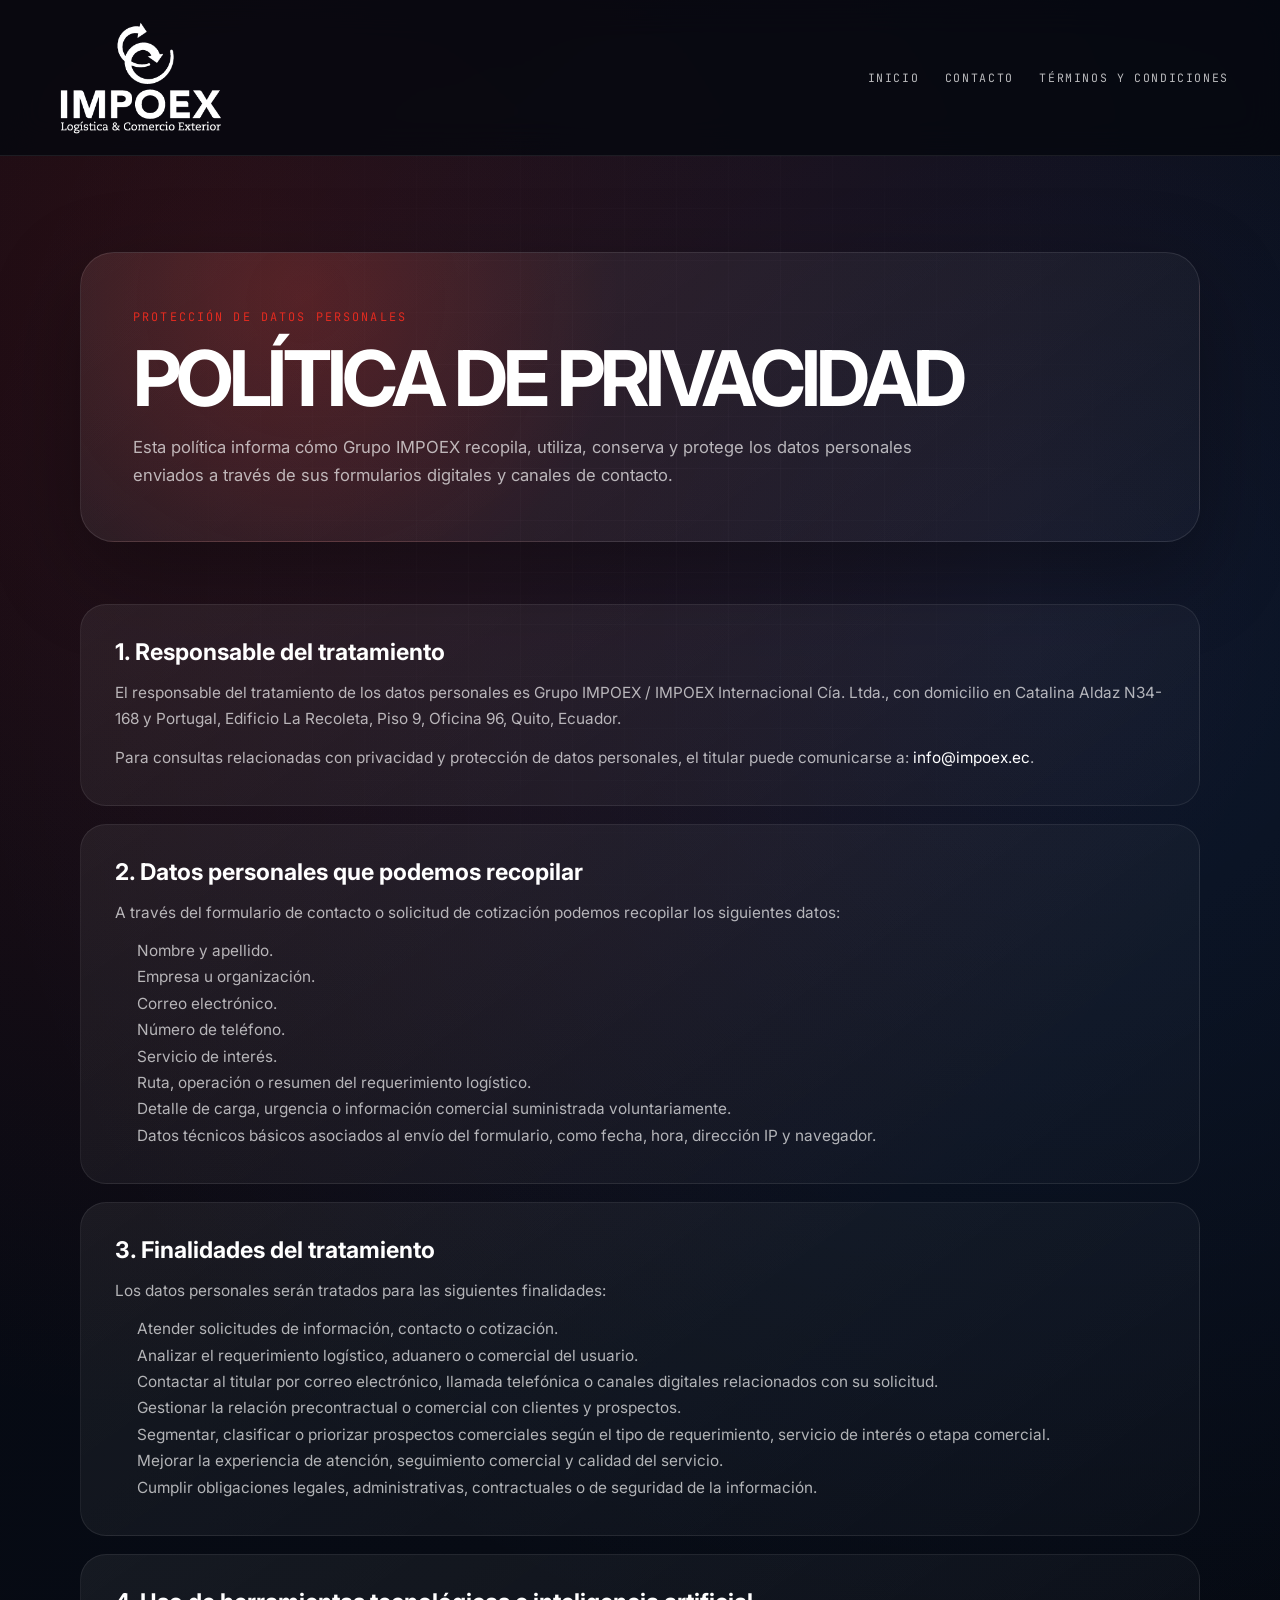
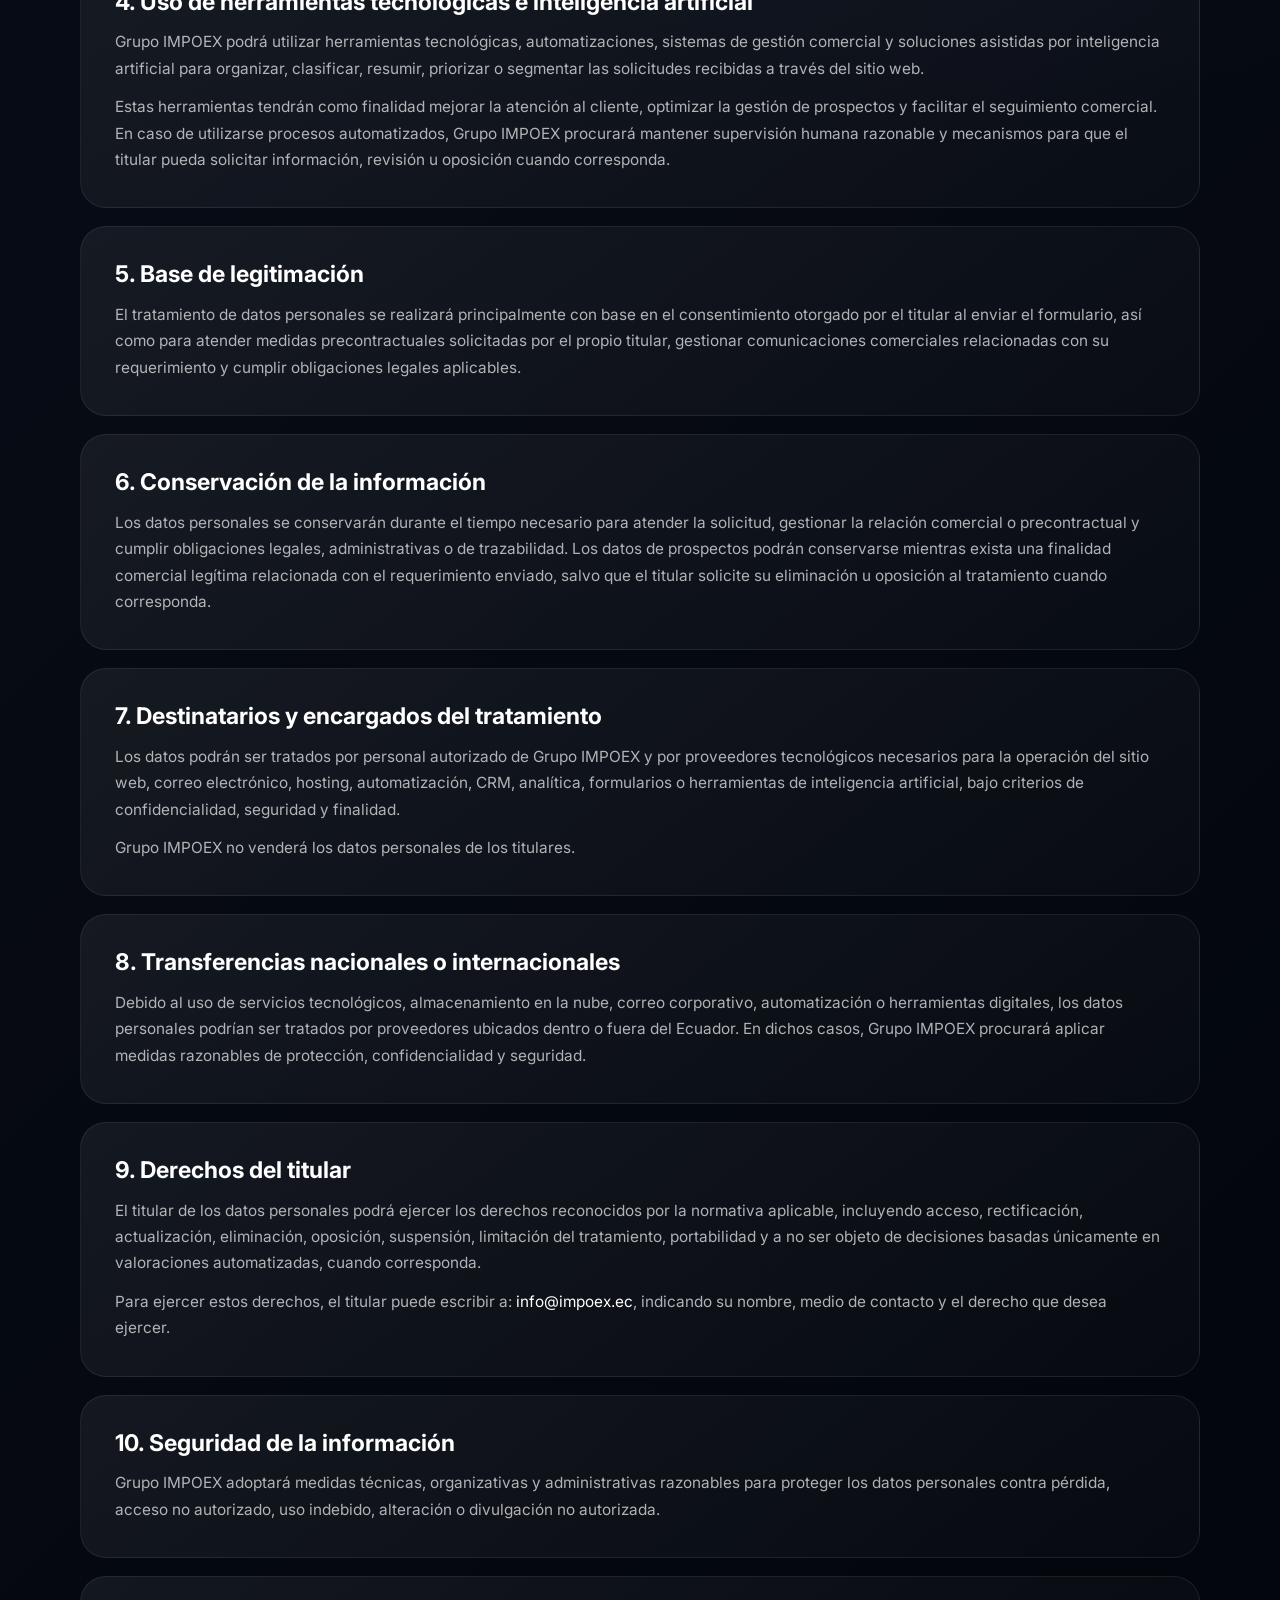
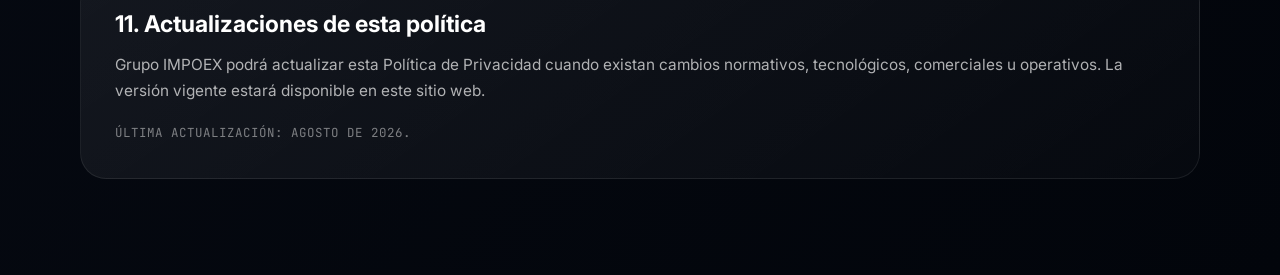
<file: politica-privacidad.html>
<!DOCTYPE html>
<html lang="es-EC">
<head>
  <!-- Google Tag Manager -->
<script>(function(w,d,s,l,i){w[l]=w[l]||[];w[l].push({'gtm.start':
new Date().getTime(),event:'gtm.js'});var f=d.getElementsByTagName(s)[0],
j=d.createElement(s),dl=l!='dataLayer'?'&l='+l:'';j.async=true;j.src=
'https://www.googletagmanager.com/gtm.js?id='+i+dl;f.parentNode.insertBefore(j,f);
})(window,document,'script','dataLayer','GTM-PPBGN7JJ');</script>
<!-- End Google Tag Manager -->
  <meta charset="UTF-8">
  <meta name="viewport" content="width=device-width, initial-scale=1.0">

  <title>Política de Privacidad | Grupo IMPOEX</title>
  <meta name="description" content="Política de privacidad y tratamiento de datos personales de Grupo IMPOEX para solicitudes de comercio exterior, logística y agenciamiento aduanero.">

  <link rel="stylesheet" href="css/base.css">
  <link rel="stylesheet" href="css/components.css">
  <link rel="stylesheet" href="css/nav.css">
  <link rel="stylesheet" href="css/site-final.css">
</head>

<body class="legal-body">
  <!-- Google Tag Manager (noscript) -->
<noscript><iframe src="https://www.googletagmanager.com/ns.html?id=GTM-PPBGN7JJ"
height="0" width="0" style="display:none;visibility:hidden"></iframe></noscript>
<!-- End Google Tag Manager (noscript) -->

  <header class="legal-header">
    <a href="index.html#inicio" class="legal-brand" aria-label="Volver al inicio">
      <img 
        src="wp-content/uploads/2021/10/Impoex-Logistica-Comercio-Exterior-White.png" 
        alt="Grupo IMPOEX"
      >
    </a>

    <nav class="legal-nav" aria-label="Navegación legal">
      <a href="index.html#inicio">Inicio</a>
      <a href="index.html#contacto">Contacto</a>
      <a href="terminos-condiciones.html">Términos y condiciones</a>
    </nav>
  </header>

  <main class="legal-page">
    <section class="legal-hero">
      <span>Protección de datos personales</span>
      <h1>Política de Privacidad</h1>
      <p>
        Esta política informa cómo Grupo IMPOEX recopila, utiliza, conserva y protege los datos personales
        enviados a través de sus formularios digitales y canales de contacto.
      </p>
    </section>

    <section class="legal-content">
      <article>
        <h2>1. Responsable del tratamiento</h2>
        <p>
          El responsable del tratamiento de los datos personales es Grupo IMPOEX / IMPOEX Internacional Cía. Ltda.,
          con domicilio en Catalina Aldaz N34-168 y Portugal, Edificio La Recoleta, Piso 9, Oficina 96, Quito, Ecuador.
        </p>
        <p>
          Para consultas relacionadas con privacidad y protección de datos personales, el titular puede comunicarse a:
          <a href="mailto:info@impoex.ec">info@impoex.ec</a>.
        </p>
      </article>

      <article>
        <h2>2. Datos personales que podemos recopilar</h2>
        <p>
          A través del formulario de contacto o solicitud de cotización podemos recopilar los siguientes datos:
        </p>
        <ul>
          <li>Nombre y apellido.</li>
          <li>Empresa u organización.</li>
          <li>Correo electrónico.</li>
          <li>Número de teléfono.</li>
          <li>Servicio de interés.</li>
          <li>Ruta, operación o resumen del requerimiento logístico.</li>
          <li>Detalle de carga, urgencia o información comercial suministrada voluntariamente.</li>
          <li>Datos técnicos básicos asociados al envío del formulario, como fecha, hora, dirección IP y navegador.</li>
        </ul>
      </article>

      <article>
        <h2>3. Finalidades del tratamiento</h2>
        <p>
          Los datos personales serán tratados para las siguientes finalidades:
        </p>
        <ul>
          <li>Atender solicitudes de información, contacto o cotización.</li>
          <li>Analizar el requerimiento logístico, aduanero o comercial del usuario.</li>
          <li>Contactar al titular por correo electrónico, llamada telefónica o canales digitales relacionados con su solicitud.</li>
          <li>Gestionar la relación precontractual o comercial con clientes y prospectos.</li>
          <li>Segmentar, clasificar o priorizar prospectos comerciales según el tipo de requerimiento, servicio de interés o etapa comercial.</li>
          <li>Mejorar la experiencia de atención, seguimiento comercial y calidad del servicio.</li>
          <li>Cumplir obligaciones legales, administrativas, contractuales o de seguridad de la información.</li>
        </ul>
      </article>

      <article>
        <h2>4. Uso de herramientas tecnológicas e inteligencia artificial</h2>
        <p>
          Grupo IMPOEX podrá utilizar herramientas tecnológicas, automatizaciones, sistemas de gestión comercial
          y soluciones asistidas por inteligencia artificial para organizar, clasificar, resumir, priorizar o segmentar
          las solicitudes recibidas a través del sitio web.
        </p>
        <p>
          Estas herramientas tendrán como finalidad mejorar la atención al cliente, optimizar la gestión de prospectos
          y facilitar el seguimiento comercial. En caso de utilizarse procesos automatizados, Grupo IMPOEX procurará
          mantener supervisión humana razonable y mecanismos para que el titular pueda solicitar información,
          revisión u oposición cuando corresponda.
        </p>
      </article>

      <article>
        <h2>5. Base de legitimación</h2>
        <p>
          El tratamiento de datos personales se realizará principalmente con base en el consentimiento otorgado por
          el titular al enviar el formulario, así como para atender medidas precontractuales solicitadas por el propio
          titular, gestionar comunicaciones comerciales relacionadas con su requerimiento y cumplir obligaciones legales aplicables.
        </p>
      </article>

      <article>
        <h2>6. Conservación de la información</h2>
        <p>
          Los datos personales se conservarán durante el tiempo necesario para atender la solicitud, gestionar la relación
          comercial o precontractual y cumplir obligaciones legales, administrativas o de trazabilidad. Los datos de prospectos
          podrán conservarse mientras exista una finalidad comercial legítima relacionada con el requerimiento enviado,
          salvo que el titular solicite su eliminación u oposición al tratamiento cuando corresponda.
        </p>
      </article>

      <article>
        <h2>7. Destinatarios y encargados del tratamiento</h2>
        <p>
          Los datos podrán ser tratados por personal autorizado de Grupo IMPOEX y por proveedores tecnológicos necesarios
          para la operación del sitio web, correo electrónico, hosting, automatización, CRM, analítica, formularios o herramientas
          de inteligencia artificial, bajo criterios de confidencialidad, seguridad y finalidad.
        </p>
        <p>
          Grupo IMPOEX no venderá los datos personales de los titulares.
        </p>
      </article>

      <article>
        <h2>8. Transferencias nacionales o internacionales</h2>
        <p>
          Debido al uso de servicios tecnológicos, almacenamiento en la nube, correo corporativo, automatización o herramientas
          digitales, los datos personales podrían ser tratados por proveedores ubicados dentro o fuera del Ecuador.
          En dichos casos, Grupo IMPOEX procurará aplicar medidas razonables de protección, confidencialidad y seguridad.
        </p>
      </article>

      <article>
        <h2>9. Derechos del titular</h2>
        <p>
          El titular de los datos personales podrá ejercer los derechos reconocidos por la normativa aplicable, incluyendo
          acceso, rectificación, actualización, eliminación, oposición, suspensión, limitación del tratamiento, portabilidad
          y a no ser objeto de decisiones basadas únicamente en valoraciones automatizadas, cuando corresponda.
        </p>
        <p>
          Para ejercer estos derechos, el titular puede escribir a:
          <a href="mailto:info@impoex.ec">info@impoex.ec</a>, indicando su nombre, medio de contacto y el derecho que desea ejercer.
        </p>
      </article>

      <article>
        <h2>10. Seguridad de la información</h2>
        <p>
          Grupo IMPOEX adoptará medidas técnicas, organizativas y administrativas razonables para proteger los datos personales
          contra pérdida, acceso no autorizado, uso indebido, alteración o divulgación no autorizada.
        </p>
      </article>

      <article>
        <h2>11. Actualizaciones de esta política</h2>
        <p>
          Grupo IMPOEX podrá actualizar esta Política de Privacidad cuando existan cambios normativos, tecnológicos,
          comerciales u operativos. La versión vigente estará disponible en este sitio web.
        </p>
        <p class="legal-updated">
          Última actualización: agosto de 2026.
        </p>
      </article>
    </section>
  </main>

</body>
</html>
</file>
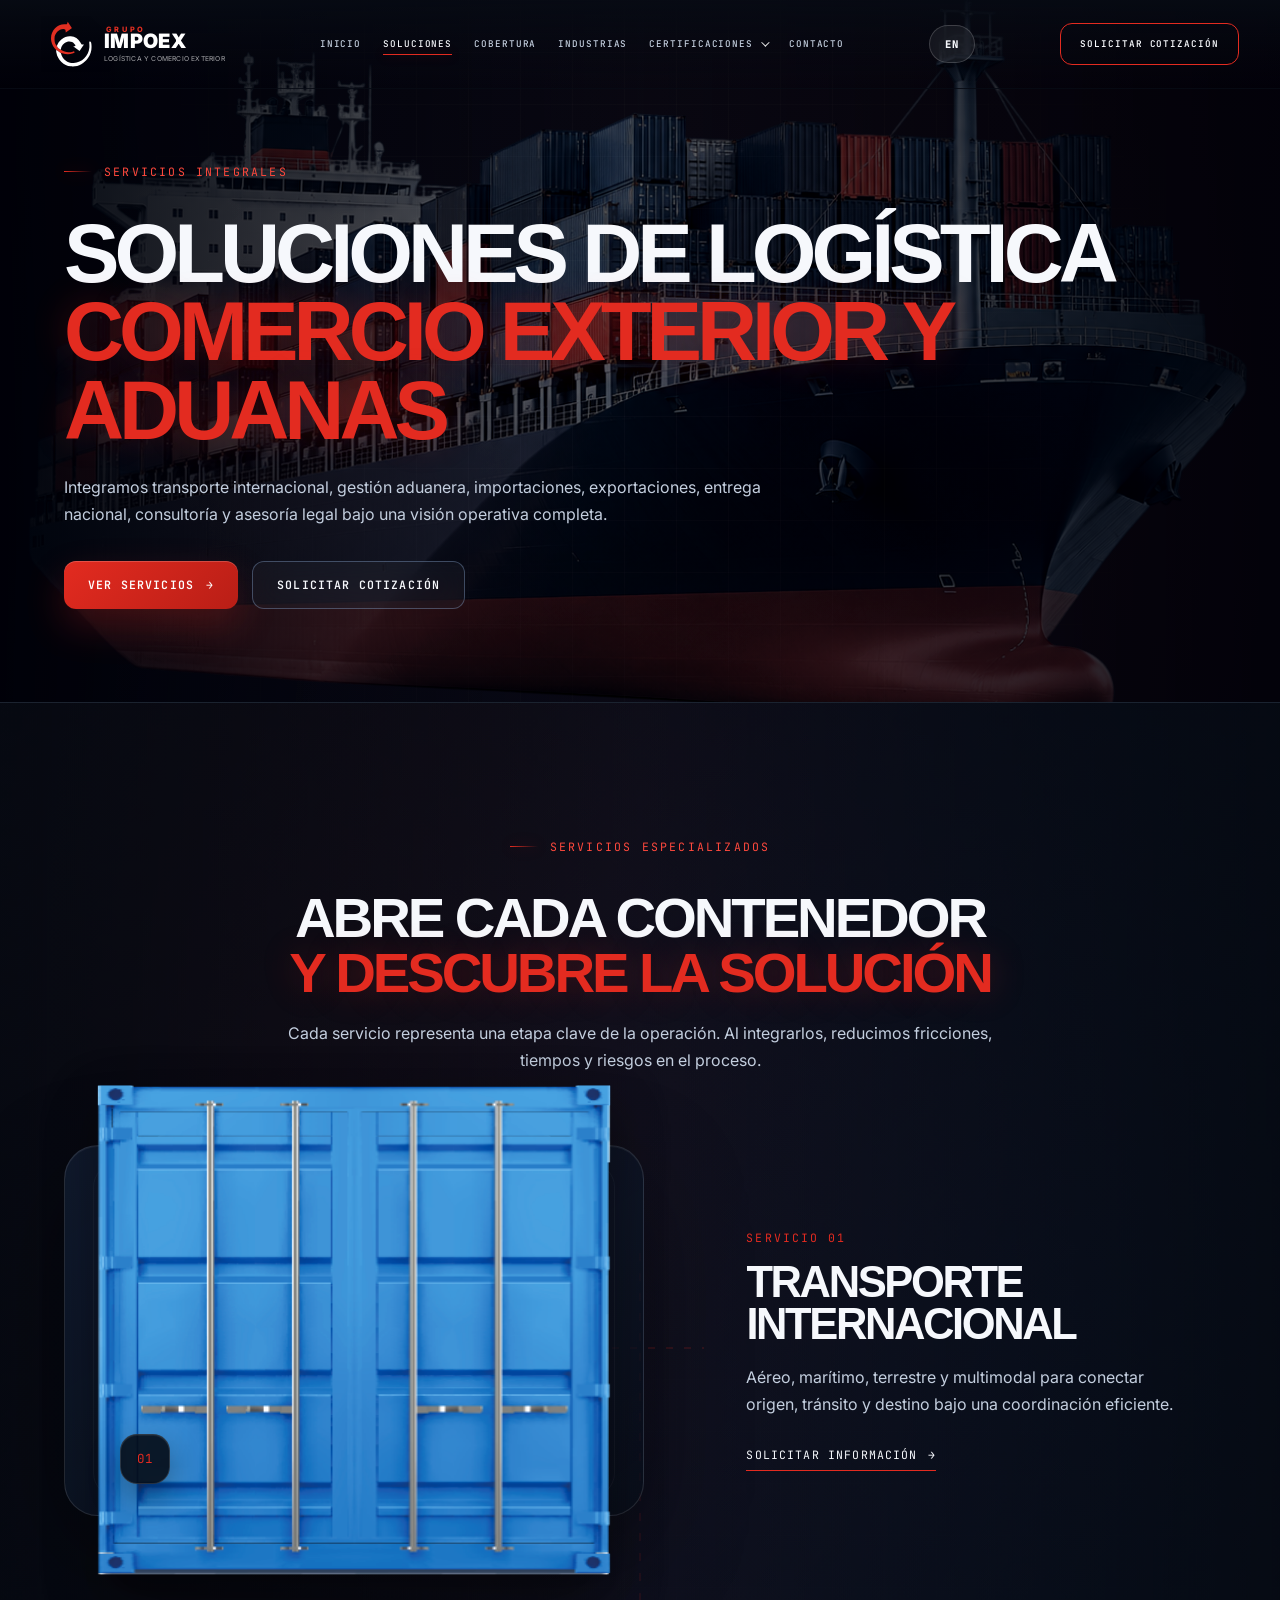
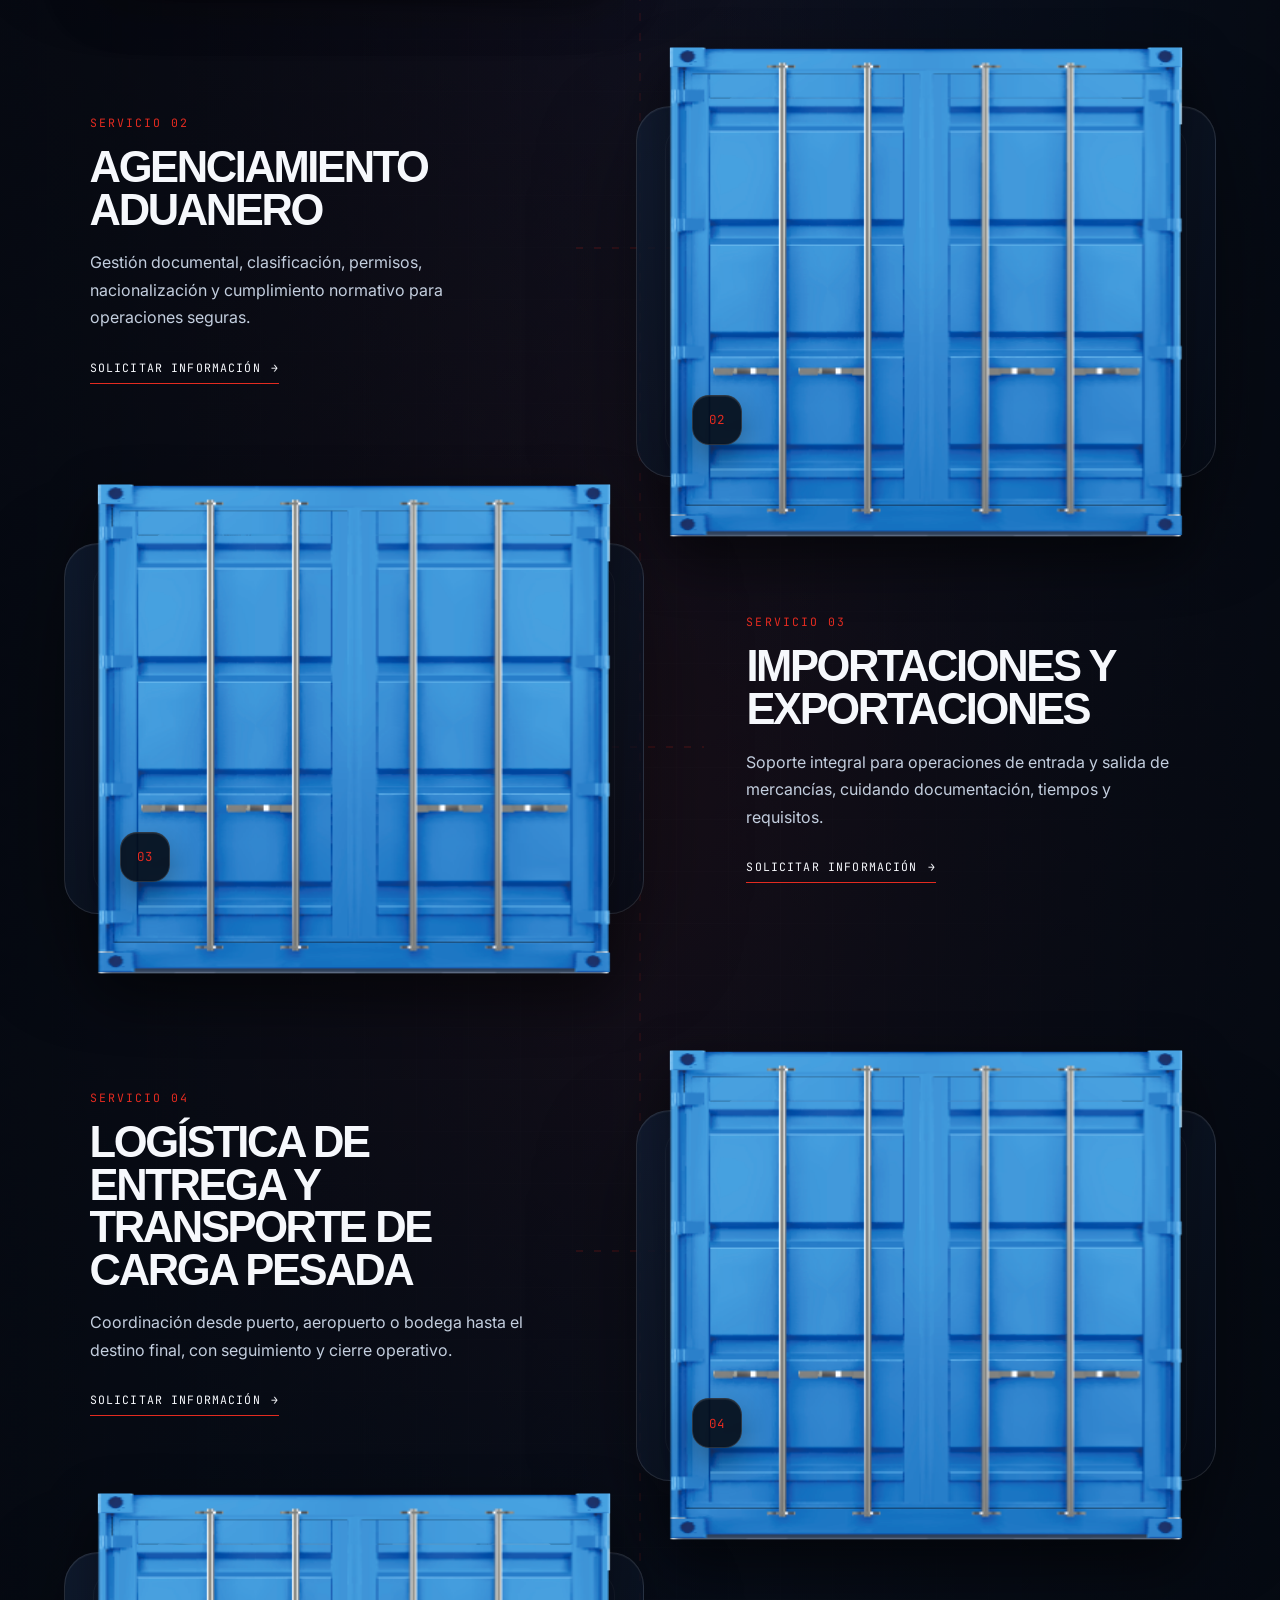
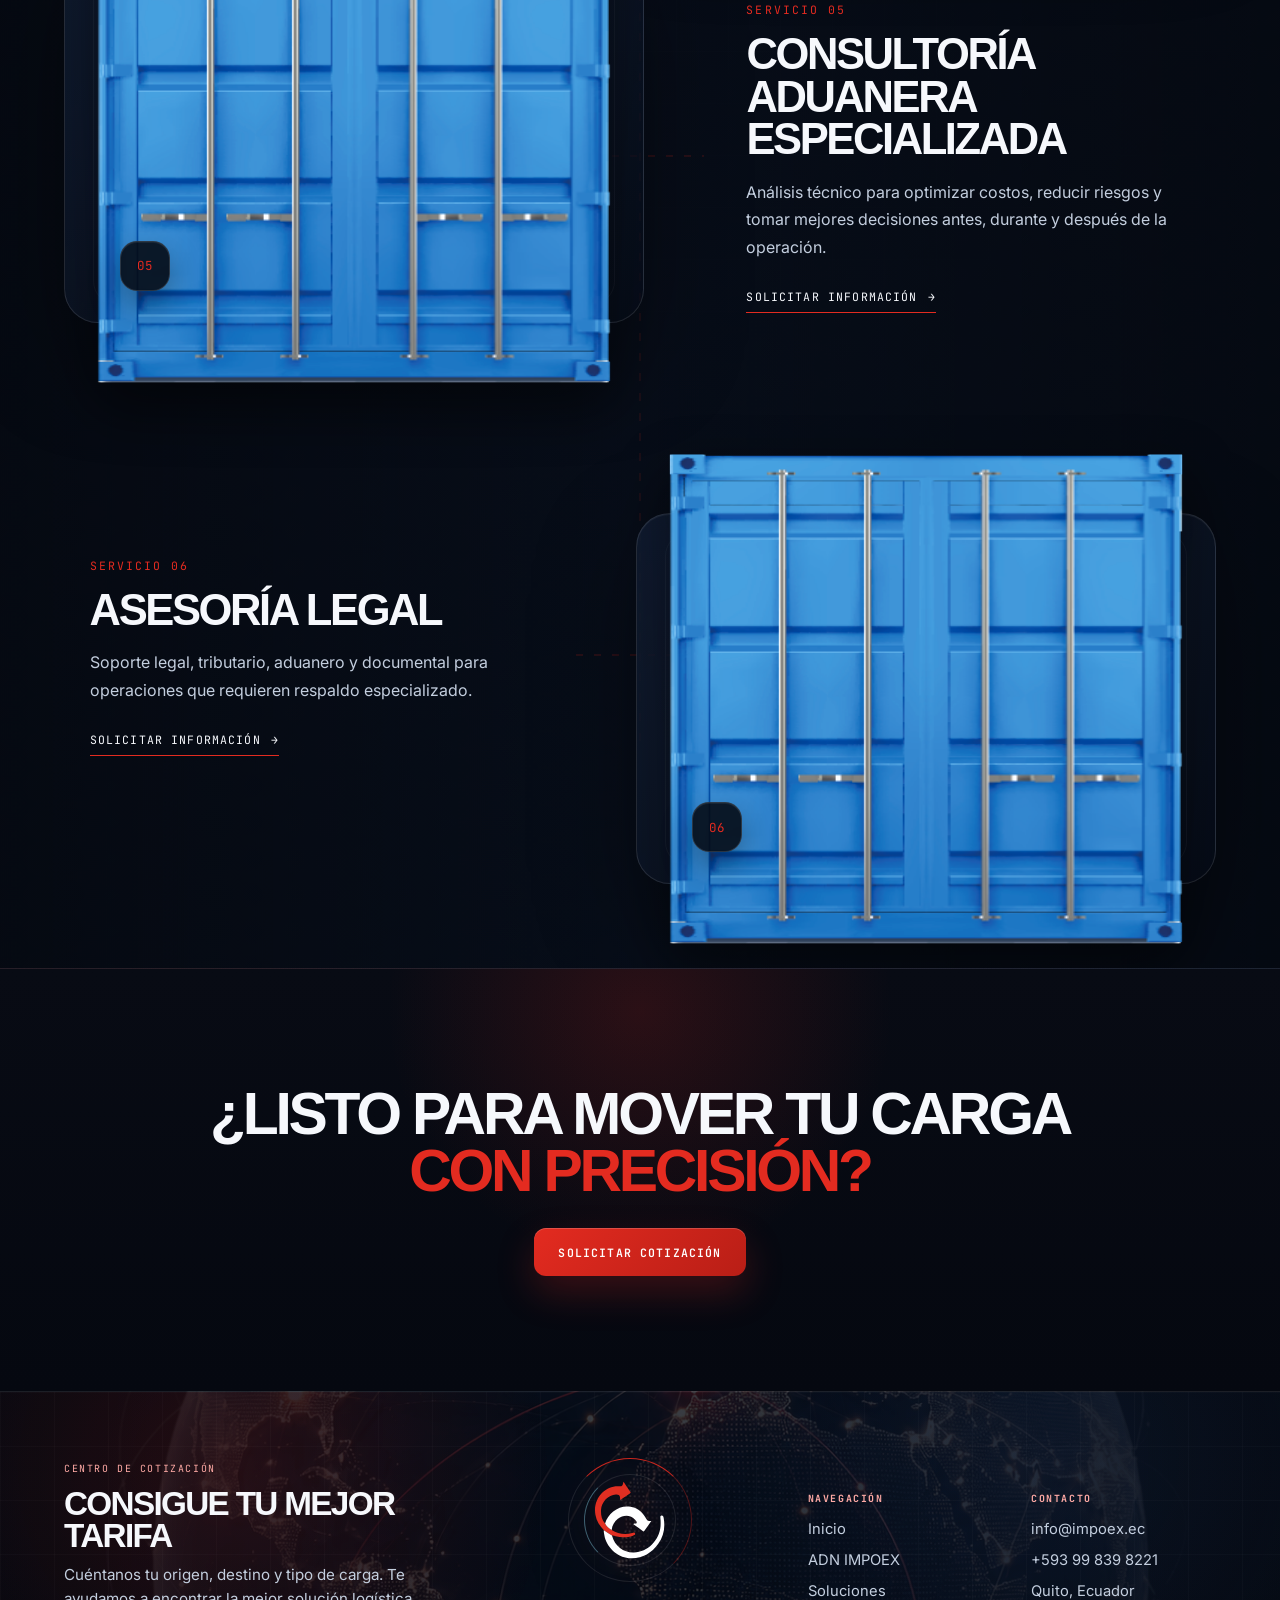
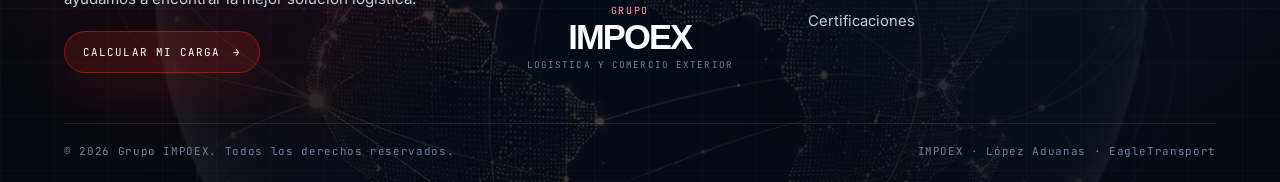
<file: servicios.html>
<!DOCTYPE html>

<html lang="es-EC">
<head>
<!-- Google Tag Manager -->
<script>(function(w,d,s,l,i){w[l]=w[l]||[];w[l].push({'gtm.start':
new Date().getTime(),event:'gtm.js'});var f=d.getElementsByTagName(s)[0],
j=d.createElement(s),dl=l!='dataLayer'?'&l='+l:'';j.async=true;j.src=
'https://www.googletagmanager.com/gtm.js?id='+i+dl;f.parentNode.insertBefore(j,f);
})(window,document,'script','dataLayer','GTM-PPBGN7JJ');</script>
<!-- End Google Tag Manager -->

<meta charset="utf-8"/>
<meta content="width=device-width, initial-scale=1.0" name="viewport"/>
<title>Servicios de Comercio Exterior, Aduanas y Consolidación de Carga | Grupo IMPOEX</title>
<meta content="Servicios integrales de logística y comercio exterior: transporte internacional, consolidación de carga, importaciones, exportaciones, agenciamiento aduanero y consultoría aduanera." name="description"/>
<!-- SEO IMPOEX START -->
<meta content="index, follow, max-image-preview:large" name="robots"/>
<meta content="comercio exterior Ecuador, logística integral Ecuador, consolidación de carga, consolidadora de carga Ecuador, agenciamiento aduanero, agencia de aduanas Ecuador, transporte internacional de carga, importaciones Ecuador, exportaciones Ecuador, consultoría aduanera" name="keywords"/>
<meta content="website" property="og:type"/>
<meta content="es_EC" property="og:locale"/>
<meta content="Grupo IMPOEX" property="og:site_name"/>
<meta content="Servicios de Comercio Exterior, Aduanas y Consolidación de Carga | Grupo IMPOEX" property="og:title"/>
<meta content="Servicios integrales de logística y comercio exterior: transporte internacional, consolidación de carga, importaciones, exportaciones, agenciamiento aduanero y consultoría aduanera." property="og:description"/>
<meta content="https://www.impoex.ec/servicios.html" property="og:url"/>
<meta content="https://www.impoex.ec/wp-content/uploads/2026/07/FAVICON-IMPOEX.png" property="og:image"/>
<meta content="summary_large_image" name="twitter:card"/>
<meta content="Servicios de Comercio Exterior, Aduanas y Consolidación de Carga | Grupo IMPOEX" name="twitter:title"/>
<meta content="Servicios integrales de logística y comercio exterior: transporte internacional, consolidación de carga, importaciones, exportaciones, agenciamiento aduanero y consultoría aduanera." name="twitter:description"/>
<!-- SEO IMPOEX END -->
<!-- Favicons -->
<link href="wp-content/uploads/2026/07/FAVICON-IMPOEX.png" rel="icon" sizes="any"/>
<link href="wp-content/uploads/2026/07/FAVICON-IMPOEX.png" rel="icon" type="image/png"/>
<link href="wp-content/uploads/2026/07/FAVICON-IMPOEX.png" rel="apple-touch-icon"/>
<link href="css/base.css" rel="stylesheet"/>
<link href="css/nav.css" rel="stylesheet"/>
<link href="css/components.css" rel="stylesheet"/>
<link href="css/responsive.css" rel="stylesheet"/>
<link href="css/site-final.css" rel="stylesheet"/>
<link href="css/services-premium.css" rel="stylesheet"/>
<link href="https://www.impoex.ec/servicios.html" rel="canonical"/><link href="https://www.impoex.ec/servicios.html" hreflang="es-EC" rel="alternate"/><link href="https://www.impoex.ec/en/servicios.html" hreflang="en" rel="alternate"/><link href="https://www.impoex.ec/servicios.html" hreflang="x-default" rel="alternate"/></head>
<body>
<!-- Google Tag Manager (noscript) -->
<noscript><iframe src="https://www.googletagmanager.com/ns.html?id=GTM-PPBGN7JJ"
height="0" width="0" style="display:none;visibility:hidden"></iframe></noscript>
<!-- End Google Tag Manager (noscript) -->

<header id="site-header">
<a aria-label="Grupo Impoex inicio" class="impoex-navbar-brand" href="index.html">
<div class="brand-icon">
<svg fill="none" viewbox="0 0 220 240" xmlns="http://www.w3.org/2000/svg">
<path d="M52.491,151.07c19.993,13.252,41.565,15.723,64.44,9.877,3.111-.795,7.446-4.106,9.114,1.552,1.57,5.324-3.446,5.629-6.632,6.739-18,6.273-36.184,6.738-54.576,1.683-3.738-1.028-7.474-2.67-11.541-1.947-8.454-5.708-16.909-11.415-25.363-17.123-13.314-13.666-23.3-29.082-26.682-48.49C-7.827,51.256,33.995,9.9,77.563,14.096c12.093,1.165,8.923-7.694,12.149-14.096,7.335,10.965,14.329,21.554,21.488,32.028,1.816,2.657-.052,3.509-1.634,4.593-9.992,6.852-20.008,13.668-30.418,20.771-.313-1.519-.695-2.303-.589-3.011q2.329-15.523-12.938-14.701c-23.978,1.288-45.455,23.408-46.621,48.394-.732,15.674,1.187,30.707,12.712,42.718,4.033,9.801,12.312,15.138,20.779,20.278Z" fill="#e12f22"></path>
<path d="M52.491,151.07c-8.466-5.14-16.745-10.477-20.779-20.278,8.905-30.397,40.37-56.035,74.526-52.974,22.969,2.059,40.334,13.395,51.907,33.588,6.602,11.52,6.463,11.602,18.834,11.602-7.403,10.58-14.599,20.758-21.659,31.031-1.688,2.456-2.958,2.465-5.327.719-9.748-7.182-19.675-14.115-29.474-21.096.582-1.082.726-1.825,1.11-1.989,3.011-1.281,7.801,1.233,9.172-2.271,1.599-4.087-2.386-7.266-4.865-10.228-13.114-15.668-36.674-16.911-54.069-2.904-11.085,8.926-17.732,20.448-19.375,34.799Z" fill="#ffffff"></path>
<path d="M27.934,151.852c8.454,5.708,16.909,11.415,25.363,17.123,8.875,34.779,38.146,54.394,68.854,53.182,44.222-1.746,79.707-38.996,83.79-81.893.818-8.593.39-17.178-.325-25.752-.293-3.515-.79-7.77,3.545-8.353,4.49-.604,6.006,3.658,6.678,7.382,5.329,29.504.245,57.177-17.05,81.474-22.68,31.863-53.319,48.4-92.982,44.88-36.251-3.217-70.58-35.474-76.396-71.904-.848-5.314-2.653-10.608-1.478-16.139Z" fill="#ffffff"></path>
</svg>
</div>
<div class="brand-text">
<span class="nav-grupo">GRUPO</span>
<span class="nav-impoex">IMPOEX</span>
<span class="nav-tagline">Logística y comercio exterior</span>
</div>
</a>
<nav aria-label="Navegación principal" class="site-nav" id="site-nav-links">
<a href="index.html#inicio">Inicio</a>
<a class="active" href="servicios.html">Soluciones</a>
<a href="index.html#cobertura">Cobertura</a>
<a href="index.html#industrias">Industrias</a>
<div class="nav-cert-menu">
<a class="nav-cert-link" href="index.html#certificaciones">
  Certificaciones
  <span aria-hidden="true" class="nav-cert-arrow"></span>
</a>
<div class="nav-cert-dropdown">
<a class="nav-cert-adn-card" href="nosotros.html" style="--nav-cert-image:url('../wp-content/uploads/2026/07/ChatGPT-Image-13-jul-2026-03_36_57-p.m.png');">
<strong>ADN IMPOEX</strong>
<small>Conoce nuestra historia, visión, cultura y valores del grupo.</small>
</a>
</div>
</div>
<a href="contacto.html">Contacto</a>
</nav>
<a aria-label="View site in English" class="language-switch" href="en/servicios.html">EN</a><a href="contacto.html" id="nav-cta">Solicitar cotización</a>
<button aria-expanded="false" aria-label="Abrir menú" id="nav-toggle">
<span></span><span></span><span></span>
</button>
</header>
<div aria-hidden="true" id="mobile-nav">
<a href="index.html#inicio">Inicio</a>
<a href="index.html#grupo">Grupo Impoex</a>
<a href="servicios.html">Soluciones</a>
<a href="index.html#cobertura">Cobertura</a>
<a href="index.html#industrias">Industrias</a>
<a href="index.html#certificaciones">Certificaciones</a>
<a class="btn-primary" href="contacto.html">Solicitar cotización</a>
<a aria-label="View site in English" class="language-switch" href="en/servicios.html">EN</a><span class="mono-stat">info@impoex.ec · +593 99 839 8221</span>
</div>
<main class="services-container-page">
<section class="services-container-hero" style="--services-hero-image:url('../wp-content/uploads/2026/06/BARCO-IMPOEX-1.png')">
<div aria-hidden="true" class="services-hero-bg"></div>
<div class="services-hero-inner">
<span class="eyebrow">Servicios integrales</span>
<h1>Soluciones de logística<br/><em>comercio exterior y aduanas</em></h1>
<p>Integramos transporte internacional, gestión aduanera, importaciones, exportaciones, entrega nacional, consultoría y asesoría legal bajo una visión operativa completa.</p>
<div class="services-hero-actions">
<a class="btn-primary" href="#servicios-contenedores">Ver servicios <span>→</span></a>
<a class="btn-ghost" href="contacto.html">Solicitar cotización</a>
</div>
</div>
</section>
<section class="container-flow-section" id="servicios-contenedores" style="
      --container-back:url('../wp-content/uploads/2026/07/CONTENEDOR-ABIERTO.png');
      --container-front:url('../wp-content/uploads/2026/07/CONTENEDOR-CERRADO.png');
      --container-door-left:url('../wp-content/uploads/2026/07/PUERTA-IZQUIERDA.png');
      --container-door-right:url('../wp-content/uploads/2026/07/PUERTA-DERECHA.png');
    ">
<div class="container-flow-header">
<span class="eyebrow">Servicios especializados</span>
<h2>Abre cada contenedor<br/><em>y descubre la solución</em></h2>
<p>Cada servicio representa una etapa clave de la operación. Al integrarlos, reducimos fricciones, tiempos y riesgos en el proceso.</p>
</div>
<div class="container-flow-grid">
<article class="container-flow-item spotlight-card" data-service-card="transporte" style="--service-image:url('../wp-content/uploads/2026/07/ChatGPT-Image-6-jul-2026-09_44_35-a.m-1.png')">
<div class="container-visual-wrap">
<div aria-label="Contenedor interactivo Transporte internacional" class="container-visual-real">
<div aria-hidden="true" class="container-back-layer"></div>
<div aria-hidden="true" class="container-photo-layer"></div>
<div aria-hidden="true" class="container-door-layer container-door-left"></div>
<div aria-hidden="true" class="container-door-layer container-door-right"></div>
<div class="container-service-number">01</div>
</div>
</div>
<div class="container-service-copy">
<span>Servicio 01</span>
<h3>Transporte Internacional</h3>
<p>Aéreo, marítimo, terrestre y multimodal para conectar origen, tránsito y destino bajo una coordinación eficiente.</p>
<a class="container-service-cta" href="contacto.html">Solicitar información <b>→</b></a>
</div>
</article>
<article class="container-flow-item is-reverse spotlight-card" data-service-card="aduana" style="--service-image:url('../wp-content/uploads/2026/07/ChatGPT-Image-16-jul-2026-09_47_50-a.m.png')">
<div class="container-visual-wrap">
<div aria-label="Contenedor interactivo Agenciamiento aduanero" class="container-visual-real">
<div aria-hidden="true" class="container-back-layer"></div>
<div aria-hidden="true" class="container-photo-layer"></div>
<div aria-hidden="true" class="container-door-layer container-door-left"></div>
<div aria-hidden="true" class="container-door-layer container-door-right"></div>
<div class="container-service-number">02</div>
</div>
</div>
<div class="container-service-copy">
<span>Servicio 02</span>
<h3>Agenciamiento Aduanero</h3>
<p>Gestión documental, clasificación, permisos, nacionalización y cumplimiento normativo para operaciones seguras.</p>
<a class="container-service-cta" href="contacto.html">Solicitar información <b>→</b></a>
</div>
</article>
<article class="container-flow-item spotlight-card" data-service-card="importaciones" style="--service-image:url('../wp-content/uploads/2026/07/ChatGPT-Image-16-jul-2026-09_56_55-a.m.png')">
<div class="container-visual-wrap">
<div aria-label="Contenedor interactivo Importaciones y exportaciones" class="container-visual-real">
<div aria-hidden="true" class="container-back-layer"></div>
<div aria-hidden="true" class="container-photo-layer"></div>
<div aria-hidden="true" class="container-door-layer container-door-left"></div>
<div aria-hidden="true" class="container-door-layer container-door-right"></div>
<div class="container-service-number">03</div>
</div>
</div>
<div class="container-service-copy">
<span>Servicio 03</span>
<h3>Importaciones y Exportaciones</h3>
<p>Soporte integral para operaciones de entrada y salida de mercancías, cuidando documentación, tiempos y requisitos.</p>
<a class="container-service-cta" href="contacto.html">Solicitar información <b>→</b></a>
</div>
</article>
<article class="container-flow-item is-reverse spotlight-card" data-service-card="entrega" style="--service-image:url('../wp-content/uploads/2026/07/ChatGPT-Image-16-jul-2026-10_24_19-a.m.png')">
<div class="container-visual-wrap">
<div aria-label="Contenedor interactivo Logística de entrega" class="container-visual-real">
<div aria-hidden="true" class="container-back-layer"></div>
<div aria-hidden="true" class="container-photo-layer"></div>
<div aria-hidden="true" class="container-door-layer container-door-left"></div>
<div aria-hidden="true" class="container-door-layer container-door-right"></div>
<div class="container-service-number">04</div>
</div>
</div>
<div class="container-service-copy">
<span>Servicio 04</span>
<h3>Logística de Entrega y Transporte de Carga Pesada</h3>
<p>Coordinación desde puerto, aeropuerto o bodega hasta el destino final, con seguimiento y cierre operativo.</p>
<a class="container-service-cta" href="contacto.html">Solicitar información <b>→</b></a>
</div>
</article>
<article class="container-flow-item spotlight-card" data-service-card="consultoria" style="--service-image:url('../wp-content/uploads/2026/07/ChatGPT-Image-16-jul-2026-10_11_00-a.m.png')">
<div class="container-visual-wrap">
<div aria-label="Contenedor interactivo Consultoría aduanera especializada" class="container-visual-real">
<div aria-hidden="true" class="container-back-layer"></div>
<div aria-hidden="true" class="container-photo-layer"></div>
<div aria-hidden="true" class="container-door-layer container-door-left"></div>
<div aria-hidden="true" class="container-door-layer container-door-right"></div>
<div class="container-service-number">05</div>
</div>
</div>
<div class="container-service-copy">
<span>Servicio 05</span>
<h3>Consultoría Aduanera Especializada</h3>
<p>Análisis técnico para optimizar costos, reducir riesgos y tomar mejores decisiones antes, durante y después de la operación.</p>
<a class="container-service-cta" href="contacto.html">Solicitar información <b>→</b></a>
</div>
</article>
<article class="container-flow-item is-reverse spotlight-card" data-service-card="legal" style="--service-image:url('../wp-content/uploads/2026/07/ChatGPT-Image-16-jul-2026-10_13_47-a.m.png')">
<div class="container-visual-wrap">
<div aria-label="Contenedor interactivo Asesoría legal" class="container-visual-real">
<div aria-hidden="true" class="container-back-layer"></div>
<div aria-hidden="true" class="container-photo-layer"></div>
<div aria-hidden="true" class="container-door-layer container-door-left"></div>
<div aria-hidden="true" class="container-door-layer container-door-right"></div>
<div class="container-service-number">06</div>
</div>
</div>
<div class="container-service-copy">
<span>Servicio 06</span>
<h3>Asesoría Legal</h3>
<p>Soporte legal, tributario, aduanero y documental para operaciones que requieren respaldo especializado.</p>
<a class="container-service-cta" href="contacto.html">Solicitar información <b>→</b></a>
</div>
</article>
</div>
</section>
<section class="services-final-cta">
<h2>¿Listo para mover tu carga<br/><em>con precisión?</em></h2>
<a class="btn-primary" href="contacto.html">Solicitar cotización</a>
</section>
</main>
<footer class="impoex-clean-footer" id="site-footer" style="--footer-bg-image:url('../wp-content/uploads/2026/06/MUNDO-IMPOEX-1.png');">
<div aria-hidden="true" class="footer-clean-overlay"></div>
<div class="footer-clean-shell">
<div class="footer-clean-main">
<!-- IZQUIERDA: CTA -->
<div class="footer-clean-cta">
<span>Centro de cotización</span>
<h3>Consigue tu mejor tarifa</h3>
<p>Cuéntanos tu origen, destino y tipo de carga. Te ayudamos a encontrar la mejor solución logística.</p>
<a class="footer-clean-button" href="contacto.html">
          Calcular mi carga <b>→</b>
</a>
</div>
<!-- CENTRO: LOGO -->
<div class="footer-clean-brand">
<div class="footer-clean-logo">
<span class="footer-orbit footer-orbit-one"></span>
<span class="footer-orbit footer-orbit-two"></span>
<svg fill="none" viewbox="0 0 220 240" xmlns="http://www.w3.org/2000/svg">
<path d="M52.491,151.07c19.993,13.252,41.565,15.723,64.44,9.877,3.111-.795,7.446-4.106,9.114,1.552,1.57,5.324-3.446,5.629-6.632,6.739-18,6.273-36.184,6.738-54.576,1.683-3.738-1.028-7.474-2.67-11.541-1.947-8.454-5.708-16.909-11.415-25.363-17.123-13.314-13.666-23.3-29.082-26.682-48.49C-7.827,51.256,33.995,9.9,77.563,14.096c12.093,1.165,8.923-7.694,12.149-14.096,7.335,10.965,14.329,21.554,21.488,32.028,1.816,2.657-.052,3.509-1.634,4.593-9.992,6.852-20.008,13.668-30.418,20.771-.313-1.519-.695-2.303-.589-3.011q2.329-15.523-12.938-14.701c-23.978,1.288-45.455,23.408-46.621,48.394-.732,15.674,1.187,30.707,12.712,42.718,4.033,9.801,12.312,15.138,20.779,20.278Z" fill="#e12f22"></path>
<path d="M52.491,151.07c-8.466-5.14-16.745-10.477-20.779-20.278,8.905-30.397,40.37-56.035,74.526-52.974,22.969,2.059,40.334,13.395,51.907,33.588,6.602,11.52,6.463,11.602,18.834,11.602-7.403,10.58-14.599,20.758-21.659,31.031-1.688,2.456-2.958,2.465-5.327.719-9.748-7.182-19.675-14.115-29.474-21.096.582-1.082.726-1.825,1.11-1.989,3.011-1.281,7.801,1.233,9.172-2.271,1.599-4.087-2.386-7.266-4.865-10.228-13.114-15.668-36.674-16.911-54.069-2.904-11.085,8.926-17.732,20.448-19.375,34.799Z" fill="#ffffff"></path>
<path d="M27.934,151.852c8.454,5.708,16.909,11.415,25.363,17.123,8.875,34.779,38.146,54.394,68.854,53.182,44.222-1.746,79.707-38.996,83.79-81.893.818-8.593.39-17.178-.325-25.752-.293-3.515-.79-7.77,3.545-8.353,4.49-.604,6.006,3.658,6.678,7.382,5.329,29.504.245,57.177-17.05,81.474-22.68,31.863-53.319,48.4-92.982,44.88-36.251-3.217-70.58-35.474-76.396-71.904-.848-5.314-2.653-10.608-1.478-16.139Z" fill="#ffffff"></path>
</svg>
</div>
<span>GRUPO</span>
<strong>IMPOEX</strong>
<small>Logística y comercio exterior</small>
</div>
<!-- DERECHA: ENLACES -->
<div class="footer-clean-links">
<div>
<h4>Navegación</h4>
<a href="index.html#inicio">Inicio</a>
<a href="nosotros.html">ADN IMPOEX</a>
<a href="servicios.html">Soluciones</a>
<a href="index.html#certificaciones">Certificaciones</a>
</div>
<div>
<h4>Contacto</h4>
<a href="mailto:info@impoex.ec">info@impoex.ec</a>
<a href="tel:+593998398221">+593 99 839 8221</a>
<p>Quito, Ecuador</p>
</div>
</div>
</div>
<div class="footer-clean-bottom">
<span>© 2026 Grupo IMPOEX. Todos los derechos reservados.</span>
<span>IMPOEX · López Aduanas · EagleTransport</span>
</div>
</div>
</footer>
<script src="js/nav.js"></script>
<script src="js/services-premium.js"></script>
</body>
</html>
</file>
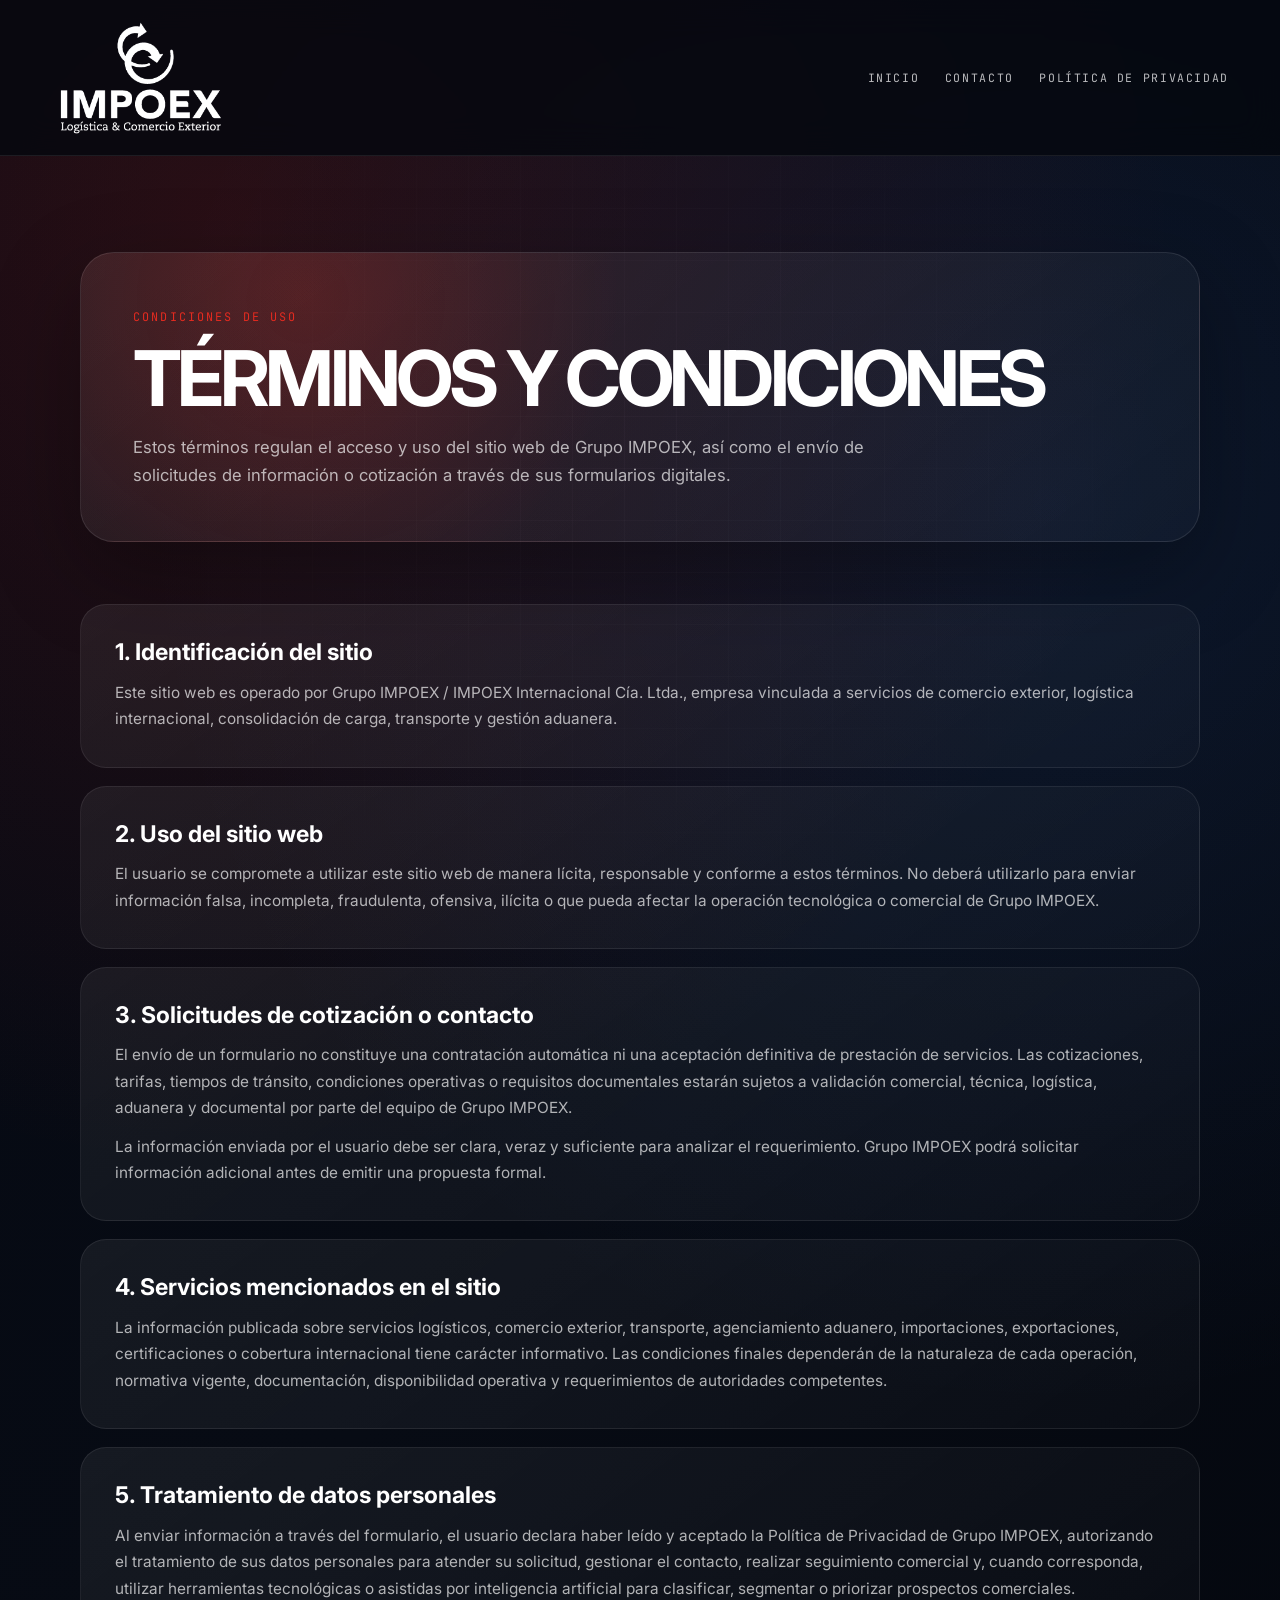
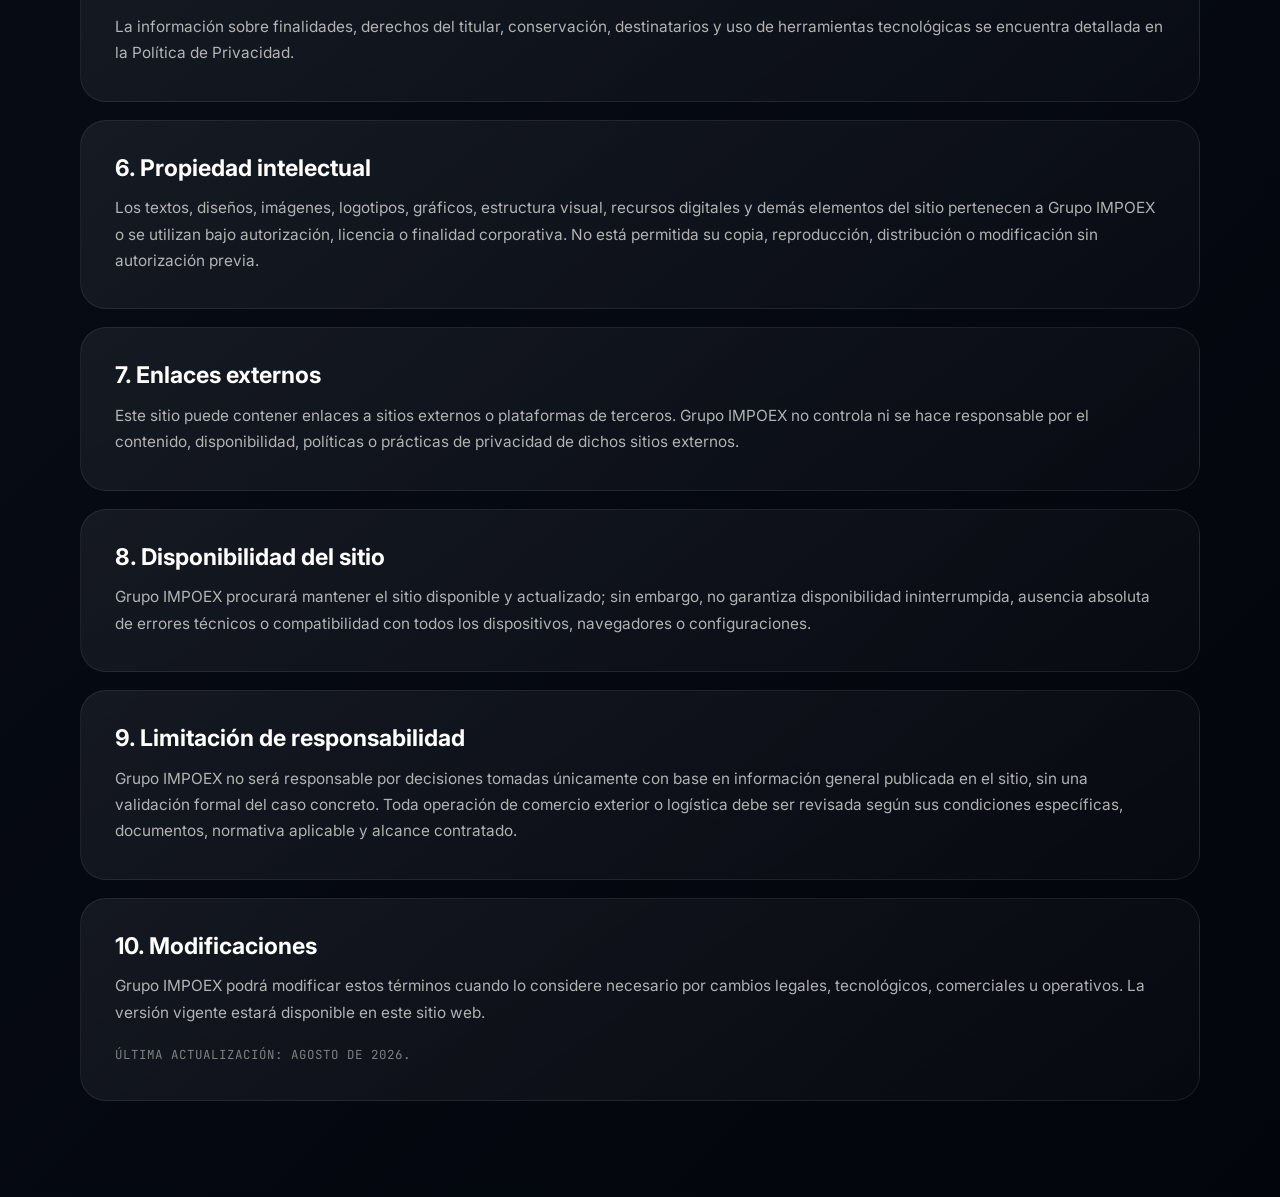
<file: terminos-condiciones.html>
<!DOCTYPE html>
<html lang="es-EC">
<head>
  <!-- Google Tag Manager -->
<script>(function(w,d,s,l,i){w[l]=w[l]||[];w[l].push({'gtm.start':
new Date().getTime(),event:'gtm.js'});var f=d.getElementsByTagName(s)[0],
j=d.createElement(s),dl=l!='dataLayer'?'&l='+l:'';j.async=true;j.src=
'https://www.googletagmanager.com/gtm.js?id='+i+dl;f.parentNode.insertBefore(j,f);
})(window,document,'script','dataLayer','GTM-PPBGN7JJ');</script>
<!-- End Google Tag Manager -->
  <meta charset="UTF-8">
  <meta name="viewport" content="width=device-width, initial-scale=1.0">

  <title>Términos y Condiciones | Grupo IMPOEX</title>
  <meta name="description" content="Términos y condiciones de uso del sitio web de Grupo IMPOEX para servicios de comercio exterior, logística y agenciamiento aduanero.">

  <link rel="stylesheet" href="css/base.css">
  <link rel="stylesheet" href="css/components.css">
  <link rel="stylesheet" href="css/nav.css">
  <link rel="stylesheet" href="css/site-final.css">
</head>

<body class="legal-body">
  <!-- Google Tag Manager (noscript) -->
<noscript><iframe src="https://www.googletagmanager.com/ns.html?id=GTM-PPBGN7JJ"
height="0" width="0" style="display:none;visibility:hidden"></iframe></noscript>
<!-- End Google Tag Manager (noscript) -->

  <header class="legal-header">
    <a href="index.html#inicio" class="legal-brand" aria-label="Volver al inicio">
      <img 
        src="wp-content/uploads/2021/10/Impoex-Logistica-Comercio-Exterior-White.png" 
        alt="Grupo IMPOEX"
      >
    </a>

    <nav class="legal-nav" aria-label="Navegación legal">
      <a href="index.html#inicio">Inicio</a>
      <a href="index.html#contacto">Contacto</a>
      <a href="politica-privacidad.html">Política de privacidad</a>
    </nav>
  </header>

  <main class="legal-page">
    <section class="legal-hero">
      <span>Condiciones de uso</span>
      <h1>Términos y Condiciones</h1>
      <p>
        Estos términos regulan el acceso y uso del sitio web de Grupo IMPOEX, así como el envío de solicitudes
        de información o cotización a través de sus formularios digitales.
      </p>
    </section>

    <section class="legal-content">
      <article>
        <h2>1. Identificación del sitio</h2>
        <p>
          Este sitio web es operado por Grupo IMPOEX / IMPOEX Internacional Cía. Ltda., empresa vinculada a servicios
          de comercio exterior, logística internacional, consolidación de carga, transporte y gestión aduanera.
        </p>
      </article>

      <article>
        <h2>2. Uso del sitio web</h2>
        <p>
          El usuario se compromete a utilizar este sitio web de manera lícita, responsable y conforme a estos términos.
          No deberá utilizarlo para enviar información falsa, incompleta, fraudulenta, ofensiva, ilícita o que pueda afectar
          la operación tecnológica o comercial de Grupo IMPOEX.
        </p>
      </article>

      <article>
        <h2>3. Solicitudes de cotización o contacto</h2>
        <p>
          El envío de un formulario no constituye una contratación automática ni una aceptación definitiva de prestación
          de servicios. Las cotizaciones, tarifas, tiempos de tránsito, condiciones operativas o requisitos documentales
          estarán sujetos a validación comercial, técnica, logística, aduanera y documental por parte del equipo de Grupo IMPOEX.
        </p>
        <p>
          La información enviada por el usuario debe ser clara, veraz y suficiente para analizar el requerimiento.
          Grupo IMPOEX podrá solicitar información adicional antes de emitir una propuesta formal.
        </p>
      </article>

      <article>
        <h2>4. Servicios mencionados en el sitio</h2>
        <p>
          La información publicada sobre servicios logísticos, comercio exterior, transporte, agenciamiento aduanero,
          importaciones, exportaciones, certificaciones o cobertura internacional tiene carácter informativo.
          Las condiciones finales dependerán de la naturaleza de cada operación, normativa vigente, documentación,
          disponibilidad operativa y requerimientos de autoridades competentes.
        </p>
      </article>

      <article>
        <h2>5. Tratamiento de datos personales</h2>
        <p>
          Al enviar información a través del formulario, el usuario declara haber leído y aceptado la Política de Privacidad
          de Grupo IMPOEX, autorizando el tratamiento de sus datos personales para atender su solicitud, gestionar el contacto,
          realizar seguimiento comercial y, cuando corresponda, utilizar herramientas tecnológicas o asistidas por inteligencia
          artificial para clasificar, segmentar o priorizar prospectos comerciales.
        </p>
        <p>
          La información sobre finalidades, derechos del titular, conservación, destinatarios y uso de herramientas tecnológicas
          se encuentra detallada en la Política de Privacidad.
        </p>
      </article>

      <article>
        <h2>6. Propiedad intelectual</h2>
        <p>
          Los textos, diseños, imágenes, logotipos, gráficos, estructura visual, recursos digitales y demás elementos del sitio
          pertenecen a Grupo IMPOEX o se utilizan bajo autorización, licencia o finalidad corporativa. No está permitida su copia,
          reproducción, distribución o modificación sin autorización previa.
        </p>
      </article>

      <article>
        <h2>7. Enlaces externos</h2>
        <p>
          Este sitio puede contener enlaces a sitios externos o plataformas de terceros. Grupo IMPOEX no controla ni se hace
          responsable por el contenido, disponibilidad, políticas o prácticas de privacidad de dichos sitios externos.
        </p>
      </article>

      <article>
        <h2>8. Disponibilidad del sitio</h2>
        <p>
          Grupo IMPOEX procurará mantener el sitio disponible y actualizado; sin embargo, no garantiza disponibilidad ininterrumpida,
          ausencia absoluta de errores técnicos o compatibilidad con todos los dispositivos, navegadores o configuraciones.
        </p>
      </article>

      <article>
        <h2>9. Limitación de responsabilidad</h2>
        <p>
          Grupo IMPOEX no será responsable por decisiones tomadas únicamente con base en información general publicada en el sitio,
          sin una validación formal del caso concreto. Toda operación de comercio exterior o logística debe ser revisada según
          sus condiciones específicas, documentos, normativa aplicable y alcance contratado.
        </p>
      </article>

      <article>
        <h2>10. Modificaciones</h2>
        <p>
          Grupo IMPOEX podrá modificar estos términos cuando lo considere necesario por cambios legales, tecnológicos,
          comerciales u operativos. La versión vigente estará disponible en este sitio web.
        </p>
        <p class="legal-updated">
          Última actualización: agosto de 2026.
        </p>
      </article>
    </section>
  </main>

</body>
</html>
</file>
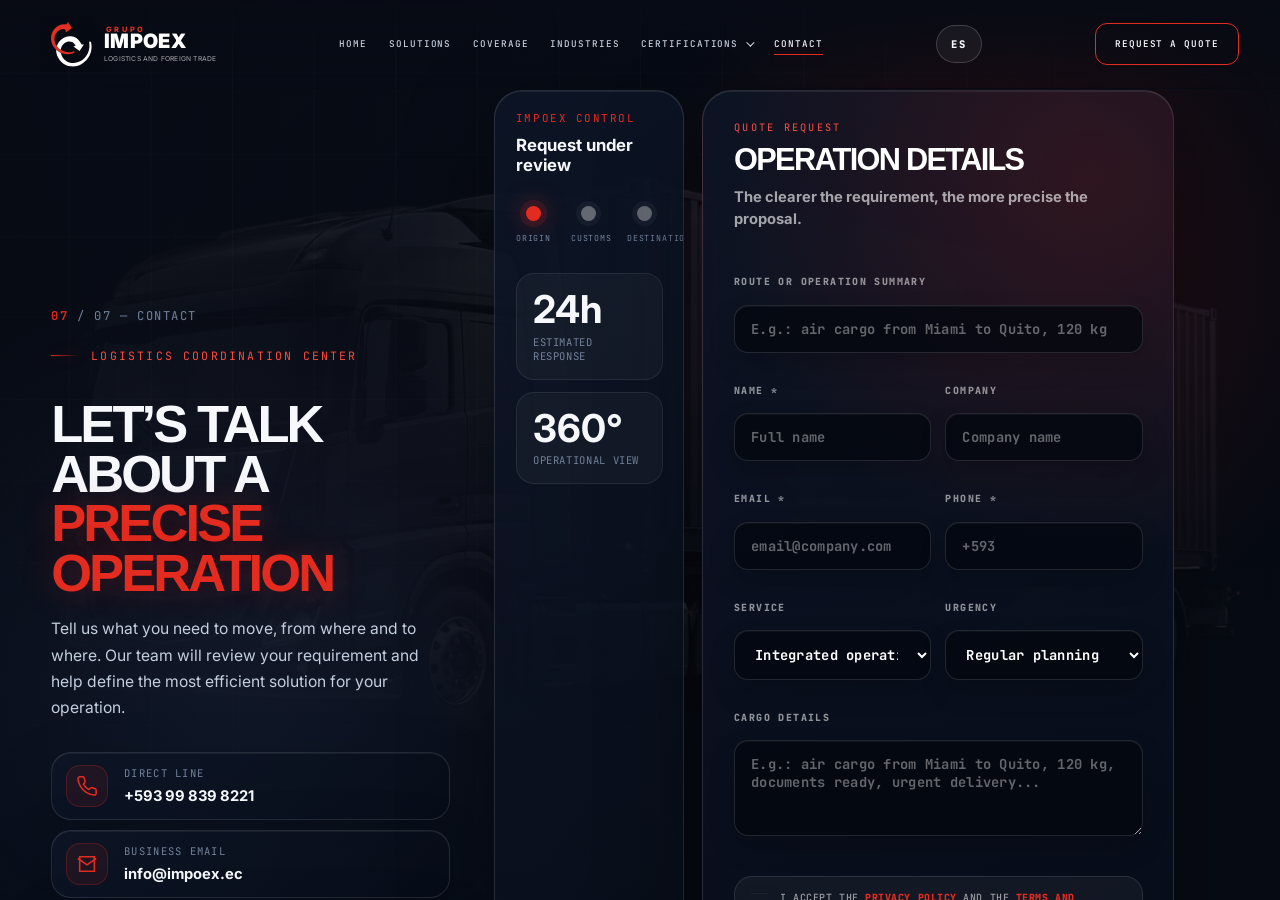
<file: en/contacto.html>
<!DOCTYPE html>

<html lang="en">
<head>
      <!-- Google Tag Manager -->
<script>(function(w,d,s,l,i){w[l]=w[l]||[];w[l].push({'gtm.start':
new Date().getTime(),event:'gtm.js'});var f=d.getElementsByTagName(s)[0],
j=d.createElement(s),dl=l!='dataLayer'?'&l='+l:'';j.async=true;j.src=
'https://www.googletagmanager.com/gtm.js?id='+i+dl;f.parentNode.insertBefore(j,f);
})(window,document,'script','dataLayer','GTM-PPBGN7JJ');</script>
<!-- End Google Tag Manager -->
<meta charset="utf-8"/>
<meta content="width=device-width, initial-scale=1.0" name="viewport"/>
<title>Contact and Quotes | Grupo IMPOEX</title>
<meta content="Request a quote from Grupo IMPOEX for foreign trade, integrated logistics, cargo consolidation, international transportation, customs and domestic delivery." name="description"/>
<meta content="index, follow, max-image-preview:large" name="robots"/>
<link href="../wp-content/uploads/2026/07/FAVICON-IMPOEX.png" rel="icon" sizes="any"/>
<link href="../wp-content/uploads/2026/07/FAVICON-IMPOEX.png" rel="icon" type="image/png"/>
<link href="../wp-content/uploads/2026/07/FAVICON-IMPOEX.png" rel="apple-touch-icon"/>
<link href="https://fonts.googleapis.com" rel="preconnect"/>
<link crossorigin="" href="https://fonts.gstatic.com" rel="preconnect"/>
<link href="../css/base.css" rel="stylesheet"/>
<link href="../css/nav.css" rel="stylesheet"/>
<link href="../css/deck.css" rel="stylesheet"/>
<link href="../css/components.css" rel="stylesheet"/>
<link href="../css/home-v2.css" rel="stylesheet"/>
<link href="../css/site-final.css" rel="stylesheet"/>
<link href="../css/responsive.css" rel="stylesheet"/>
<link href="../css/contact-standalone.css" rel="stylesheet"/>
<link href="https://www.impoex.ec/en/contacto.html" rel="canonical"/><link href="https://www.impoex.ec/contacto.html" hreflang="es-EC" rel="alternate"/><link href="https://www.impoex.ec/en/contacto.html" hreflang="en" rel="alternate"/><link href="https://www.impoex.ec/contacto.html" hreflang="x-default" rel="alternate"/></head>
<body class="contact-page no-intro">
      <!-- Google Tag Manager (noscript) -->
<noscript><iframe src="https://www.googletagmanager.com/ns.html?id=GTM-PPBGN7JJ"
height="0" width="0" style="display:none;visibility:hidden"></iframe></noscript>
<!-- End Google Tag Manager (noscript) -->
<header id="site-header">
<a aria-label="Grupo IMPOEX home" class="impoex-navbar-brand" href="index.html">
<div class="brand-icon">
<svg fill="none" viewbox="0 0 220 240" xmlns="http://www.w3.org/2000/svg">
<path d="M52.491,151.07c19.993,13.252,41.565,15.723,64.44,9.877,3.111-.795,7.446-4.106,9.114,1.552,1.57,5.324-3.446,5.629-6.632,6.739-18,6.273-36.184,6.738-54.576,1.683-3.738-1.028-7.474-2.67-11.541-1.947-8.454-5.708-16.909-11.415-25.363-17.123-13.314-13.666-23.3-29.082-26.682-48.49C-7.827,51.256,33.995,9.9,77.563,14.096c12.093,1.165,8.923-7.694,12.149-14.096,7.335,10.965,14.329,21.554,21.488,32.028,1.816,2.657-.052,3.509-1.634,4.593-9.992,6.852-20.008,13.668-30.418,20.771-.313-1.519-.695-2.303-.589-3.011q2.329-15.523-12.938-14.701c-23.978,1.288-45.455,23.408-46.621,48.394-.732,15.674,1.187,30.707,12.712,42.718,4.033,9.801,12.312,15.138,20.779,20.278Z" fill="#e12f22"></path>
<path d="M52.491,151.07c-8.466-5.14-16.745-10.477-20.779-20.278,8.905-30.397,40.37-56.035,74.526-52.974,22.969,2.059,40.334,13.395,51.907,33.588,6.602,11.52,6.463,11.602,18.834,11.602-7.403,10.58-14.599,20.758-21.659,31.031-1.688,2.456-2.958,2.465-5.327.719-9.748-7.182-19.675-14.115-29.474-21.096.582-1.082.726-1.825,1.11-1.989,3.011-1.281,7.801,1.233,9.172-2.271,1.599-4.087-2.386-7.266-4.865-10.228-13.114-15.668-36.674-16.911-54.069-2.904-11.085,8.926-17.732,20.448-19.375,34.799Z" fill="#ffffff"></path>
<path d="M27.934,151.852c8.454,5.708,16.909,11.415,25.363,17.123,8.875,34.779,38.146,54.394,68.854,53.182,44.222-1.746,79.707-38.996,83.79-81.893.818-8.593.39-17.178-.325-25.752-.293-3.515-.79-7.77,3.545-8.353,4.49-.604,6.006,3.658,6.678,7.382,5.329,29.504.245,57.177-17.05,81.474-22.68,31.863-53.319,48.4-92.982,44.88-36.251-3.217-70.58-35.474-76.396-71.904-.848-5.314-2.653-10.608-1.478-16.139Z" fill="#ffffff"></path>
</svg>
</div>
<div class="brand-text">
<span class="nav-grupo">GRUPO</span>
<span class="nav-impoex">IMPOEX</span>
<span class="nav-tagline">Logistics and foreign trade</span>
</div>
</a>
<nav aria-label="Navigation principal" class="site-nav" id="site-nav-links">
<a class="" href="index.html#inicio">Home</a>
<a class="" href="index.html#soluciones">Solutions</a>
<a class="" href="index.html#cobertura">Coverage</a>
<a class="" href="index.html#industrias">Industries</a>
<div class="nav-cert-menu">
<a class="nav-cert-link" href="index.html#certificaciones">
      Certifications
      <span aria-hidden="true" class="nav-cert-arrow"></span>
</a>
<div class="nav-cert-dropdown">
<a class="nav-cert-adn-card" href="nosotros.html" style="--nav-cert-image:url('../wp-content/uploads/2026/07/ChatGPT-Image-13-jul-2026-03_36_57-p.m.png');">
<strong>ADN IMPOEX</strong>
<small>Discover our history, vision, culture and values.</small>
</a>
</div>
</div>
<a class="active" href="contacto.html">Contact</a>
</nav>
<a aria-label="Ver sitio en español" class="language-switch" href="../contacto.html">ES</a><a href="contacto.html" id="nav-cta">Request a quote</a>
<button aria-expanded="false" aria-label="Open menu" id="nav-toggle">
<span></span><span></span><span></span>
</button>
</header><div aria-hidden="true" id="mobile-nav">
<a href="index.html#inicio">Home</a>
<a href="index.html#grupo">Grupo IMPOEX</a>
<a href="index.html#soluciones">Solutions</a>
<a href="index.html#cobertura">Coverage</a>
<a href="index.html#industrias">Industries</a>
<a href="index.html#certificaciones">Certifications</a>
<a class="btn-primary" href="contacto.html">Request a quote</a>
<a aria-label="Ver sitio en español" class="language-switch" href="../contacto.html">ES</a><span class="mono-stat">info@impoex.ec · +593 99 839 8221</span>
</div><main class="contact-standalone-main"><section class="panel panel-contact contact-command-panel" data-panel-id="contacto" id="contacto" style="--panel-image:url('../wp-content/uploads/2026/06/CAMION-IMPOEX-1.png')">
<div aria-hidden="true" class="panel-bg"></div>
<div class="contact-command-grid">
<!-- COLUMNA IZQUIERDA -->
<div class="contact-command-copy">
<span class="panel-index"><b>07</b> / 07 — Contact</span>
<span class="eyebrow">Logistics coordination center</span>
<h2>
        Let’s talk about a<br/>
<em>precise operation</em>
</h2>
<p class="lede">
        Tell us what you need to move, from where and to where. Our team will review your requirement and help define the most efficient solution for your operation.
      </p>
<div class="contact-command-points">
<a class="contact-command-point spotlight-card" href="tel:+593998398221">
<span>
<svg fill="none" stroke="currentColor" stroke-width="1.7" viewbox="0 0 24 24">
<path d="M22 16.92v3a2 2 0 0 1-2.18 2A19.79 19.79 0 0 1 11.19 19a19.5 19.5 0 0 1-6-6A19.79 19.79 0 0 1 2.12 4.18 2 2 0 0 1 4.11 2h3a2 2 0 0 1 2 1.72c.12.9.34 1.77.66 2.61a2 2 0 0 1-.45 2.11L8.09 9.91a16 16 0 0 0 6 6l1.47-1.47a2 2 0 0 1 2.11-.45c.84.32 1.71.54 2.61.66A2 2 0 0 1 22 16.92z"></path>
</svg>
</span>
<div>
<small>Direct line</small>
<strong>+593 99 839 8221</strong>
</div>
</a>
<a class="contact-command-point spotlight-card" href="mailto:info@impoex.ec">
<span>
<svg fill="none" stroke="currentColor" stroke-width="1.7" viewbox="0 0 24 24">
<path d="M4 4h16v16H4z"></path>
<path d="m22 6-10 7L2 6"></path>
</svg>
</span>
<div>
<small>Business email</small>
<strong>info@impoex.ec</strong>
</div>
</a>
<div class="contact-command-point spotlight-card">
<span>
<svg fill="none" stroke="currentColor" stroke-width="1.7" viewbox="0 0 24 24">
<path d="M21 10c0 7-9 12-9 12S3 17 3 10a9 9 0 1 1 18 0z"></path>
<circle cx="12" cy="10" r="3"></circle>
</svg>
</span>
<div>
<small>Office</small>
<strong>Catalina Aldaz N34-168 y Portugal (Edif. La Recoleta Piso 9 Of. 96)</strong>
</div>
</div>
</div>
</div>
<!-- COLUMNA DERECHA -->
<div class="contact-command-area">
<div class="contact-intel-card spotlight-card">
<div class="intel-card-header">
<span>IMPOEX CONTROL</span>
<b>Request under review</b>
</div>
<div class="intel-route">
<div>
<span class="intel-node is-active"></span>
<small>Origin</small>
</div>
<div class="intel-line"></div>
<div>
<span class="intel-node"></span>
<small>Customs</small>
</div>
<div class="intel-line"></div>
<div>
<span class="intel-node"></span>
<small>Destination</small>
</div>
</div>
<div class="intel-kpis">
<div>
<strong>24h</strong>
<span>Estimated response</span>
</div>
<div>
<strong>360°</strong>
<span>Operational view</span>
</div>
</div>
</div>
<form action="../send-cotizacion.php" class="lead-form contact-premium-form spotlight-card" id="contactForm" method="POST">
<div class="form-head">
<span>Quote request</span>
<h3>Operation details</h3>
<p>The clearer the requirement, the more precise the proposal.</p>
</div>
<!-- Antispam invisible -->
<input aria-hidden="true" autocomplete="off" class="impoex-honeypot" name="website" tabindex="-1" type="text"/>
<label class="form-full">
    Route or operation summary
    <input name="operacion" placeholder="E.g.: air cargo from Miami to Quito, 120 kg" type="text"/>
</label>
<div class="form-row">
<label>
      Name *
      <input name="nombre" placeholder="Full name" required="" type="text"/>
</label>
<label>
      Company
      <input name="empresa" placeholder="Company name" type="text"/>
</label>
</div>
<div class="form-row">
<label>
      Email *
      <input name="correo" placeholder="email@company.com" required="" type="email"/>
</label>
<label>
      Phone *
      <input name="telefono" placeholder="+593" type="tel"/>
</label>
</div>
<div class="form-row">
<label>
      Service
      <select name="servicio">
<option value="Integrated operation">Integrated operation</option>
<option value="Transporte internacional">Transporte internacional</option>
<option value="Agenciamiento aduanero">Agenciamiento aduanero</option>
<option value="Import / Export">Import / Export</option>
<option value="Delivery logistics">Delivery logistics</option>
<option value="Consultoría aduanera">Consultoría aduanera</option>
<option value="Asesoría legal">Asesoría legal</option>
</select>
</label>
<label>
      Urgency
      <select name="urgencia">
<option value="Regular planning">Regular planning</option>
<option value="Response within 24 hours">Response within 24 hours</option>
<option value="Urgent">Urgent</option>
<option value="Information only">Information only</option>
</select>
</label>
</div>
<label class="form-full">
    Cargo details
    <textarea name="mensaje" placeholder="E.g.: air cargo from Miami to Quito, 120 kg, documents ready, urgent delivery..."></textarea>
</label>
<label class="form-consent form-full">
<input name="acepta_politicas" required="" type="checkbox" value="Si"/>
<span>
    I accept the 
    <a href="politica-privacidad.html" rel="noopener" target="_blank">
      Privacy Policy
    </a>
    and the
    <a href="terminos-condiciones.html" rel="noopener" target="_blank">
      Terms and Conditions
    </a>.
     Autorizo el tratamiento de mis datos personales para atender mi solicitud,
    realizar seguimiento comercial y gestionar la prospección del cliente, incluyendo
    herramientas tecnológicas o asistidas por inteligencia artificial conforme a las finalidades informadas.
  </span>
</label>
<button class="btn-primary magnetic" type="submit">
    Submit request <span>→</span>
</button>
<p class="form-disclaimer">
    Your request will be reviewed by Grupo IMPOEX’s commercial and operations team. You will receive updates on the status of your request as soon as possible.
  </p>
<div aria-live="polite" class="form-status"></div>
</form>
</div>
</div>
<footer class="impoex-clean-footer footer-contact-below" id="site-footer" style="--footer-bg-image:url('../wp-content/uploads/2026/06/MUNDO-IMPOEX-1.png');">
<div aria-hidden="true" class="footer-clean-overlay"></div>
<div class="footer-clean-shell">
<div class="footer-clean-main">
<!-- IZQUIERDA: CTA -->
<div class="footer-clean-cta">
<span>Quote center</span>
<h3>Get your best rate</h3>
<p>Tell us your origin, destination and cargo type. We help you find the best logistics solution.</p>
<a class="footer-clean-button" href="contacto.html">
          Calculate my shipment <b>→</b>
</a>
</div>
<!-- CENTRO: LOGO -->
<div class="footer-clean-brand">
<div class="footer-clean-logo">
<span class="footer-orbit footer-orbit-one"></span>
<span class="footer-orbit footer-orbit-two"></span>
<svg fill="none" viewbox="0 0 220 240" xmlns="http://www.w3.org/2000/svg">
<path d="M52.491,151.07c19.993,13.252,41.565,15.723,64.44,9.877,3.111-.795,7.446-4.106,9.114,1.552,1.57,5.324-3.446,5.629-6.632,6.739-18,6.273-36.184,6.738-54.576,1.683-3.738-1.028-7.474-2.67-11.541-1.947-8.454-5.708-16.909-11.415-25.363-17.123-13.314-13.666-23.3-29.082-26.682-48.49C-7.827,51.256,33.995,9.9,77.563,14.096c12.093,1.165,8.923-7.694,12.149-14.096,7.335,10.965,14.329,21.554,21.488,32.028,1.816,2.657-.052,3.509-1.634,4.593-9.992,6.852-20.008,13.668-30.418,20.771-.313-1.519-.695-2.303-.589-3.011q2.329-15.523-12.938-14.701c-23.978,1.288-45.455,23.408-46.621,48.394-.732,15.674,1.187,30.707,12.712,42.718,4.033,9.801,12.312,15.138,20.779,20.278Z" fill="#e12f22"></path>
<path d="M52.491,151.07c-8.466-5.14-16.745-10.477-20.779-20.278,8.905-30.397,40.37-56.035,74.526-52.974,22.969,2.059,40.334,13.395,51.907,33.588,6.602,11.52,6.463,11.602,18.834,11.602-7.403,10.58-14.599,20.758-21.659,31.031-1.688,2.456-2.958,2.465-5.327.719-9.748-7.182-19.675-14.115-29.474-21.096.582-1.082.726-1.825,1.11-1.989,3.011-1.281,7.801,1.233,9.172-2.271,1.599-4.087-2.386-7.266-4.865-10.228-13.114-15.668-36.674-16.911-54.069-2.904-11.085,8.926-17.732,20.448-19.375,34.799Z" fill="#ffffff"></path>
<path d="M27.934,151.852c8.454,5.708,16.909,11.415,25.363,17.123,8.875,34.779,38.146,54.394,68.854,53.182,44.222-1.746,79.707-38.996,83.79-81.893.818-8.593.39-17.178-.325-25.752-.293-3.515-.79-7.77,3.545-8.353,4.49-.604,6.006,3.658,6.678,7.382,5.329,29.504.245,57.177-17.05,81.474-22.68,31.863-53.319,48.4-92.982,44.88-36.251-3.217-70.58-35.474-76.396-71.904-.848-5.314-2.653-10.608-1.478-16.139Z" fill="#ffffff"></path>
</svg>
</div>
<span>GRUPO</span>
<strong>IMPOEX</strong>
<small>Logistics and foreign trade</small>
</div>
<!-- DERECHA: ENLACES -->
<div class="footer-clean-links">
<div>
<h4>Navigation</h4>
<a href="index.html#inicio">Home</a>
<a href="nosotros.html">ADN IMPOEX</a>
<a href="servicios.html">Solutions</a>
<a href="index.html#certificaciones">Certifications</a>
</div>
<div>
<h4>Contact</h4>
<a href="mailto:info@impoex.ec">info@impoex.ec</a>
<a href="tel:+593998398221">+593 99 839 8221</a>
<p>Quito, Ecuador</p>
</div>
</div>
</div>
<div class="footer-clean-bottom">
<span>© 2026 Grupo IMPOEX. All rights reserved.</span>
<span>IMPOEX · López Customs · EagleTransport</span>
</div>
</div>
</footer>
</section></main>
<script src="../js/nav.js"></script>
<script src="../js/contact-form.js"></script>
</body>
</html>
</file>
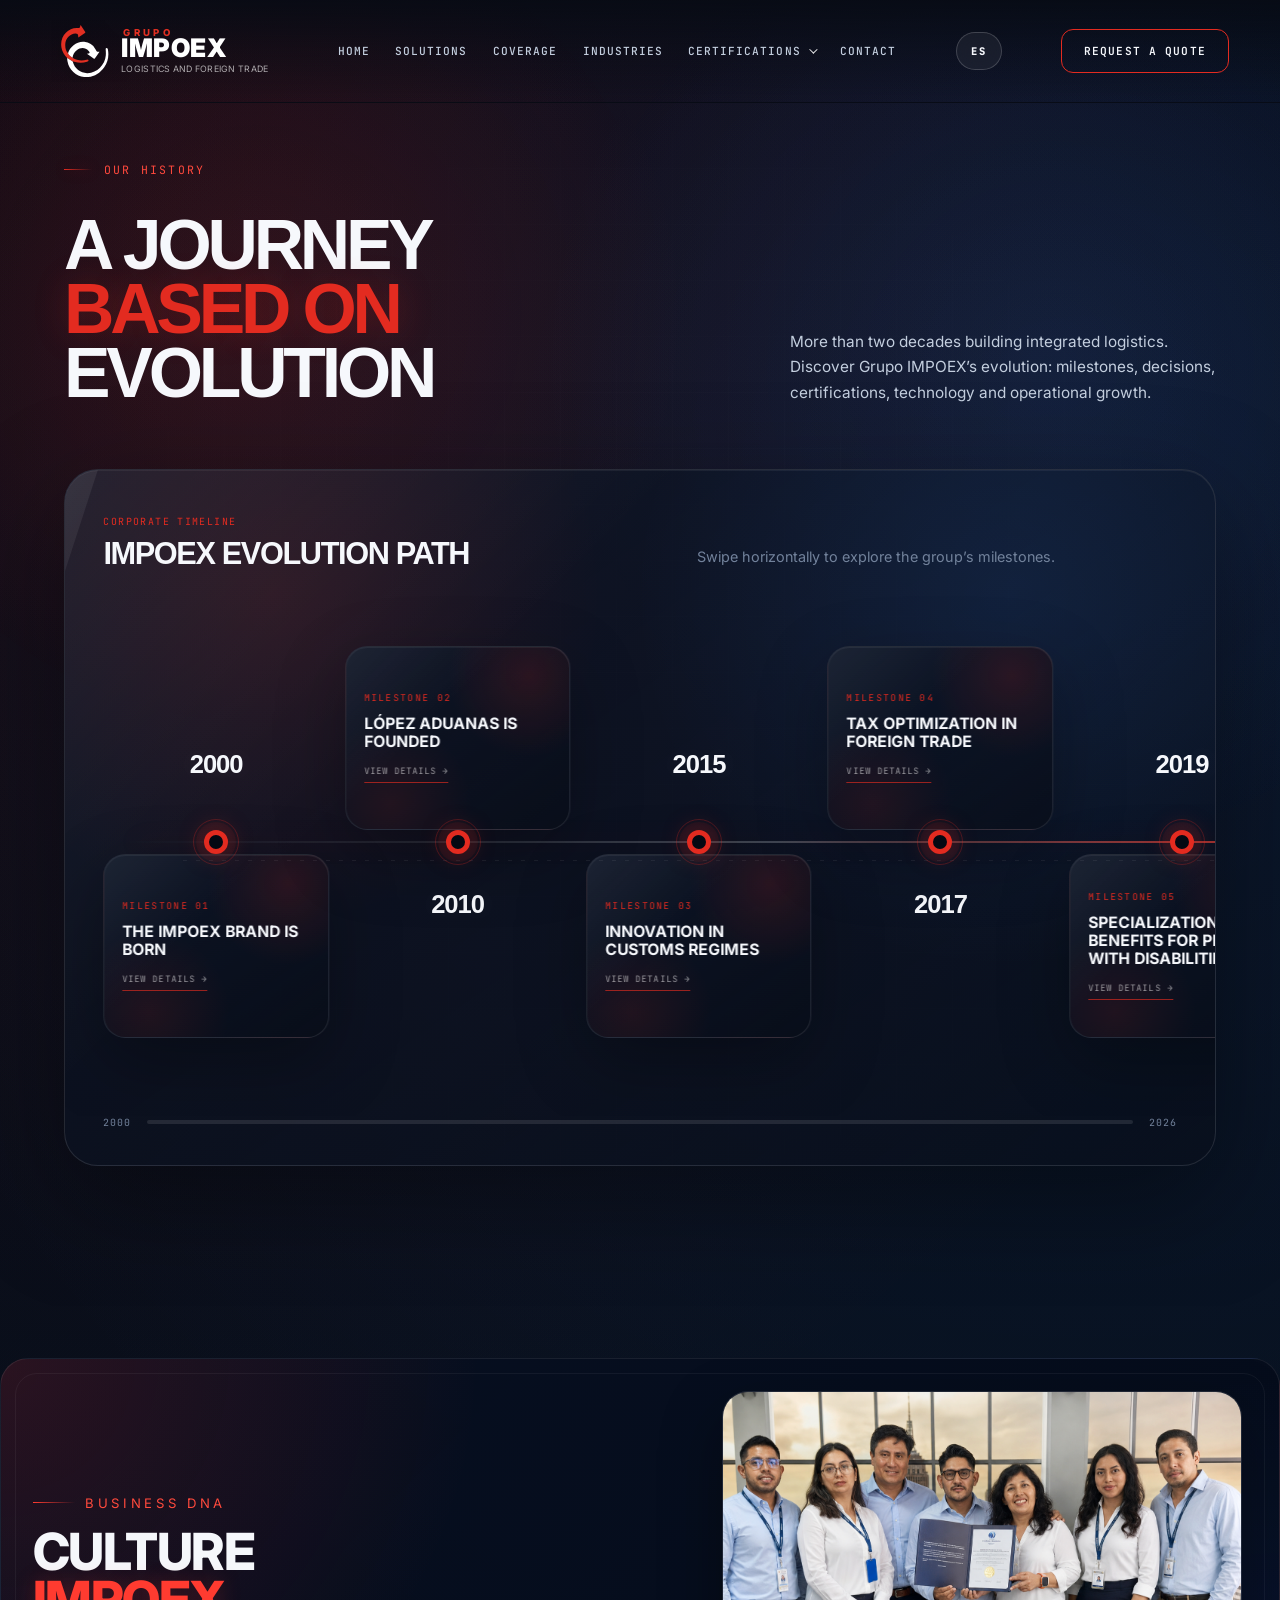
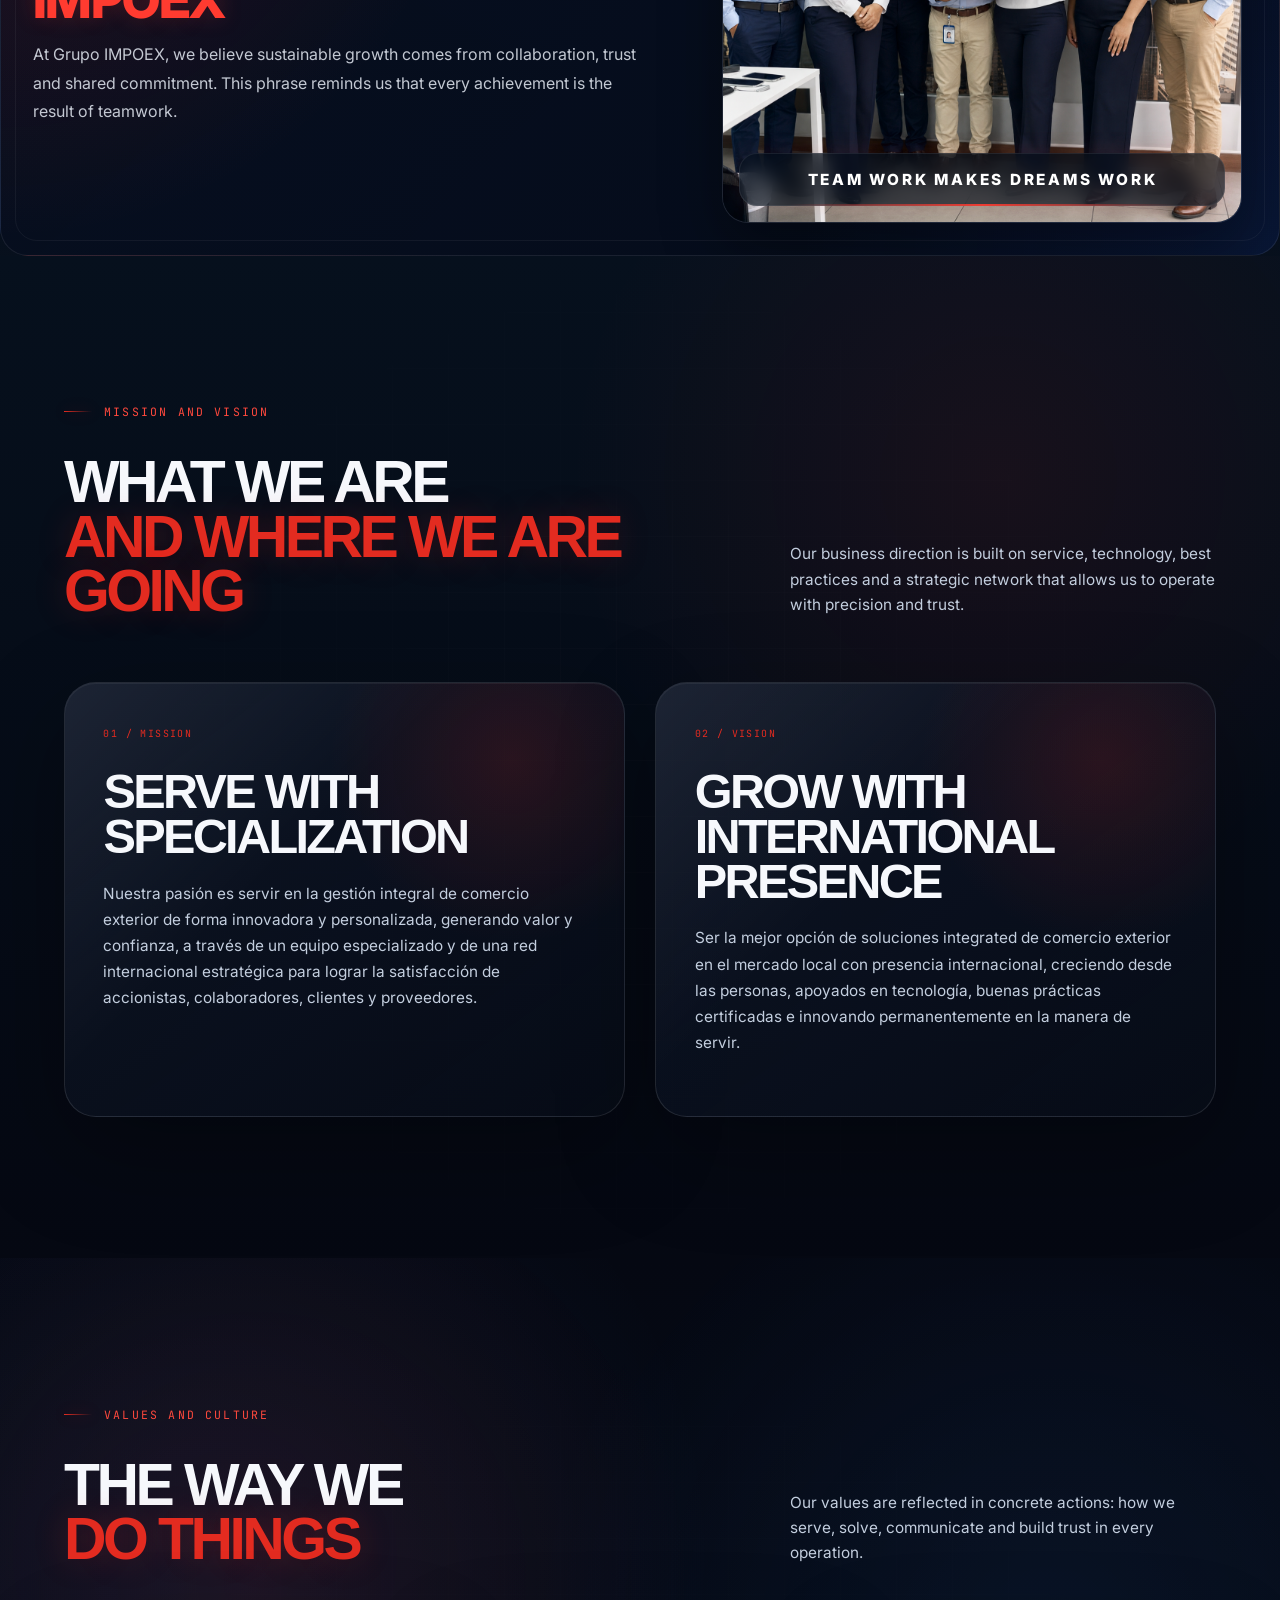
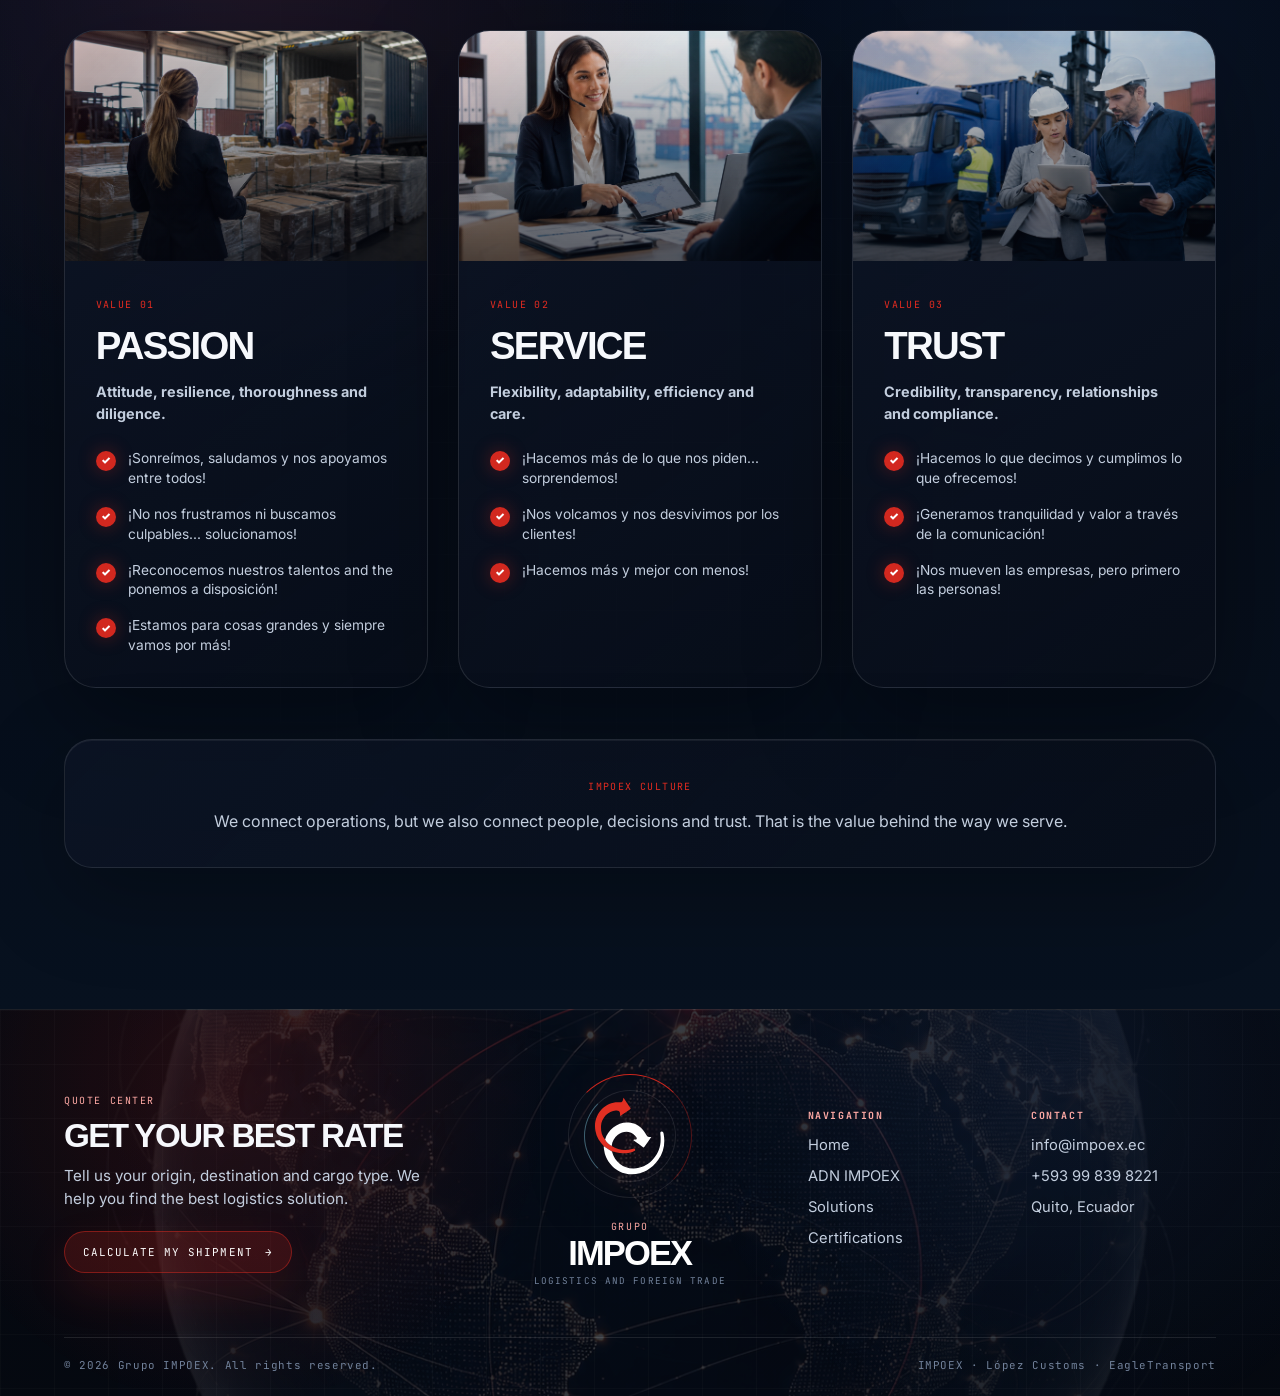
<file: en/nosotros.html>
<!DOCTYPE html>

<html lang="en">
<head>
  <!-- Google Tag Manager -->
<script>(function(w,d,s,l,i){w[l]=w[l]||[];w[l].push({'gtm.start':
new Date().getTime(),event:'gtm.js'});var f=d.getElementsByTagName(s)[0],
j=d.createElement(s),dl=l!='dataLayer'?'&l='+l:'';j.async=true;j.src=
'https://www.googletagmanager.com/gtm.js?id='+i+dl;f.parentNode.insertBefore(j,f);
})(window,document,'script','dataLayer','GTM-PPBGN7JJ');</script>
<!-- End Google Tag Manager -->
<meta charset="utf-8"/>
<meta content="width=device-width, initial-scale=1.0" name="viewport"/>
<title>Grupo IMPOEX | Experience in Foreign Trade and Integrated Logistics</title>
<meta content="Discover Grupo IMPOEX’s history, mission, vision, values and growth in foreign trade and integrated logistics in Ecuador." name="description"/>
<!-- SEO IMPOEX START -->
<meta content="index, follow, max-image-preview:large" name="robots"/>
<meta content="comercio exterior Ecuador, logística integral Ecuador, consolidación de carga, consolidadora de carga Ecuador, agenciamiento aduanero, agencia de aduanas Ecuador, transporte internacional de carga, importaciones Ecuador, exportaciones Ecuador, consultoría aduanera" name="keywords"/>
<meta content="website" property="og:type"/>
<meta content="en_US" property="og:locale"/>
<meta content="Grupo IMPOEX" property="og:site_name"/>
<meta content="Grupo IMPOEX | Experience in Foreign Trade and Integrated Logistics" property="og:title"/>
<meta content="Discover Grupo IMPOEX’s history, mission, vision, values and growth in foreign trade and integrated logistics in Ecuador." property="og:description"/>
<meta content="https://www.impoex.ec/nosotros.html" property="og:url"/>
<meta content="https://www.impoex.ec/wp-content/uploads/2026/07/FAVICON-IMPOEX.png" property="og:image"/>
<meta content="summary_large_image" name="twitter:card"/>
<meta content="Grupo IMPOEX | Experience in Foreign Trade and Integrated Logistics" name="twitter:title"/>
<meta content="Discover Grupo IMPOEX’s history, mission, vision, values and growth in foreign trade and integrated logistics in Ecuador." name="twitter:description"/>
<!-- SEO IMPOEX END -->
<!-- Favicons -->
<link href="../wp-content/uploads/2026/07/FAVICON-IMPOEX.png" rel="icon" sizes="any"/>
<link href="../wp-content/uploads/2026/07/FAVICON-IMPOEX.png" rel="icon" type="image/png"/>
<link href="../wp-content/uploads/2026/07/FAVICON-IMPOEX.png" rel="apple-touch-icon"/>
<link href="../css/base.css" rel="stylesheet"/>
<link href="../css/nav.css" rel="stylesheet"/>
<link href="../css/components.css" rel="stylesheet"/>
<link href="../css/responsive.css" rel="stylesheet"/>
<link href="../css/nosotros.css" rel="stylesheet"/>
<link href="https://www.impoex.ec/en/nosotros.html" rel="canonical"/><link href="https://www.impoex.ec/nosotros.html" hreflang="es-EC" rel="alternate"/><link href="https://www.impoex.ec/en/nosotros.html" hreflang="en" rel="alternate"/><link href="https://www.impoex.ec/nosotros.html" hreflang="x-default" rel="alternate"/></head>
<body>
  <!-- Google Tag Manager (noscript) -->
<noscript><iframe src="https://www.googletagmanager.com/ns.html?id=GTM-PPBGN7JJ"
height="0" width="0" style="display:none;visibility:hidden"></iframe></noscript>
<!-- End Google Tag Manager (noscript) -->
<header id="site-header">
<a aria-label="Grupo IMPOEX home" class="impoex-navbar-brand" href="index.html">
<div class="brand-icon">
<svg fill="none" viewbox="0 0 220 240" xmlns="http://www.w3.org/2000/svg">
<path d="M52.491,151.07c19.993,13.252,41.565,15.723,64.44,9.877,3.111-.795,7.446-4.106,9.114,1.552,1.57,5.324-3.446,5.629-6.632,6.739-18,6.273-36.184,6.738-54.576,1.683-3.738-1.028-7.474-2.67-11.541-1.947-8.454-5.708-16.909-11.415-25.363-17.123-13.314-13.666-23.3-29.082-26.682-48.49C-7.827,51.256,33.995,9.9,77.563,14.096c12.093,1.165,8.923-7.694,12.149-14.096,7.335,10.965,14.329,21.554,21.488,32.028,1.816,2.657-.052,3.509-1.634,4.593-9.992,6.852-20.008,13.668-30.418,20.771-.313-1.519-.695-2.303-.589-3.011q2.329-15.523-12.938-14.701c-23.978,1.288-45.455,23.408-46.621,48.394-.732,15.674,1.187,30.707,12.712,42.718,4.033,9.801,12.312,15.138,20.779,20.278Z" fill="#e12f22"></path>
<path d="M52.491,151.07c-8.466-5.14-16.745-10.477-20.779-20.278,8.905-30.397,40.37-56.035,74.526-52.974,22.969,2.059,40.334,13.395,51.907,33.588,6.602,11.52,6.463,11.602,18.834,11.602-7.403,10.58-14.599,20.758-21.659,31.031-1.688,2.456-2.958,2.465-5.327.719-9.748-7.182-19.675-14.115-29.474-21.096.582-1.082.726-1.825,1.11-1.989,3.011-1.281,7.801,1.233,9.172-2.271,1.599-4.087-2.386-7.266-4.865-10.228-13.114-15.668-36.674-16.911-54.069-2.904-11.085,8.926-17.732,20.448-19.375,34.799Z" fill="#ffffff"></path>
<path d="M27.934,151.852c8.454,5.708,16.909,11.415,25.363,17.123,8.875,34.779,38.146,54.394,68.854,53.182,44.222-1.746,79.707-38.996,83.79-81.893.818-8.593.39-17.178-.325-25.752-.293-3.515-.79-7.77,3.545-8.353,4.49-.604,6.006,3.658,6.678,7.382,5.329,29.504.245,57.177-17.05,81.474-22.68,31.863-53.319,48.4-92.982,44.88-36.251-3.217-70.58-35.474-76.396-71.904-.848-5.314-2.653-10.608-1.478-16.139Z" fill="#ffffff"></path>
</svg>
</div>
<div class="brand-text">
<span class="nav-grupo">GRUPO</span>
<span class="nav-impoex">IMPOEX</span>
<span class="nav-tagline">Logistics and foreign trade</span>
</div>
</a>
<nav aria-label="Navigation principal" class="site-nav" id="site-nav-links">
<a href="index.html#inicio">Home</a>
<a href="servicios.html">Solutions</a>
<a href="index.html#cobertura">Coverage</a>
<a href="index.html#industrias">Industries</a>
<div class="nav-cert-menu">
<a class="nav-cert-link" href="index.html#certificaciones">
      Certifications
      <span aria-hidden="true" class="nav-cert-arrow"></span>
</a>
<div class="nav-cert-dropdown">
<a class="nav-cert-adn-card active" href="nosotros.html" style="--nav-cert-image:url('../wp-content/uploads/2026/07/ChatGPT-Image-13-jul-2026-03_36_57-p.m.png');">
<strong>ADN IMPOEX</strong>
<small>Discover our history, vision, culture and values.</small>
</a>
</div>
</div>
<a href="contacto.html">Contact</a>
</nav>
<a aria-label="Ver sitio en español" class="language-switch" href="../nosotros.html">ES</a><a href="contacto.html" id="nav-cta">Request a quote</a>
<button aria-expanded="false" aria-label="Open menu" id="nav-toggle">
<span></span><span></span><span></span>
</button>
</header>
<div aria-hidden="true" id="mobile-nav">
<a href="index.html#inicio">Home</a>
<a href="nosotros.html">ADN IMPOEX</a>
<a href="servicios.html">Solutions</a>
<a href="index.html#cobertura">Coverage</a>
<a href="index.html#industrias">Industries</a>
<a href="index.html#certificaciones">Certifications</a>
<a class="btn-primary" href="contacto.html" style="margin-top:8px;">Request a quote</a>
<a aria-label="Ver sitio en español" class="language-switch" href="../nosotros.html">ES</a><span class="mono-stat">info@impoex.ec · +593 99 839 8221</span>
</div>
<main class="about-page">
<!-- =====================================================
       NUESTRA HISTORIA
       ===================================================== -->
<section class="about-section history-section" id="historia">
<div aria-hidden="true" class="about-bg-grid"></div>
<div aria-hidden="true" class="about-bg-glow"></div>
<div class="about-shell">
<div class="about-section-head about-reveal">
<div>
<span class="eyebrow">Our history</span>
<h1>
            A journey<br/>
<em>based on</em>
            evolution
          </h1>
</div>
<p>
          More than two decades building integrated logistics. Discover Grupo IMPOEX’s evolution: milestones, decisions, certifications, technology and operational growth.
        </p>
</div>
<div class="history-minimal-panel about-reveal">
<div class="history-panel-head">
<div>
<span>Corporate timeline</span>
<strong>IMPOEX evolution path</strong>
</div>
<p>
            Swipe horizontally to explore the group’s milestones.
          </p>
</div>
<div aria-label="Línea de tiempo Grupo IMPOEX" class="history-timeline" id="historyTimeline">
<div class="history-track">
<article class="history-event">
<div class="history-year">2000</div>
<div class="history-dot"></div>
<div class="history-card">
<div class="history-card-inner">
<div class="history-card-front">
<span>Milestone 01</span>
<h3>The IMPOEX brand is born</h3>
<small>View details →</small>
</div>
<div class="history-card-back">
<p>
          Our foreign trade journey begins with a vision focused on providing specialized solutions for importers and exporters.
        </p>
</div>
</div>
</div>
</article>
<article class="history-event">
<div class="history-year">2010</div>
<div class="history-dot"></div>
<div class="history-card">
<div class="history-card-inner">
<div class="history-card-front">
<span>Milestone 02</span>
<h3>López Aduanas is founded</h3>
<small>View details →</small>
</div>
<div class="history-card-back">
<p>
          We established López Aduanas to strengthen our corporate structure and specialization in customs management, advisory and compliance.
        </p>
</div>
</div>
</div>
</article>
<article class="history-event">
<div class="history-year">2015</div>
<div class="history-dot"></div>
<div class="history-card">
<div class="history-card-inner">
<div class="history-card-front">
<span>Milestone 03</span>
<h3>Innovation in customs regimes</h3>
<small>View details →</small>
</div>
<div class="history-card-back">
<p>
          Desarrollamos soluciones innovadoras para procesos de etiquetado fiscal y prendas de vestir bajo regímenes especiales, utilizando depósitos aduaneros como herramienta de optimización operativa.
        </p>
</div>
</div>
</div>
</article>
<article class="history-event">
<div class="history-year">2017</div>
<div class="history-dot"></div>
<div class="history-card">
<div class="history-card-inner">
<div class="history-card-front">
<span>Milestone 04</span>
<h3>Tax optimization in foreign trade</h3>
<small>View details →</small>
</div>
<div class="history-card-back">
<p>
          Implementamos operaciones orientadas al aprovechamiento de contingentes arancelarios derivados de acuerdos comerciales con la Unión Europea, generando eficiencias tributarias para nuestros clientes.
        </p>
</div>
</div>
</div>
</article>
<article class="history-event">
<div class="history-year">2019</div>
<div class="history-dot"></div>
<div class="history-card">
<div class="history-card-inner">
<div class="history-card-front">
<span>Milestone 05</span>
<h3>Specialization in benefits for people with disabilities</h3>
<small>View details →</small>
</div>
<div class="history-card-back">
<p>
          Nos consolidamos como referente en procesos de importación de vehículos con exenciones tributarias para personas con discapacidad, fortaleciendo nuestra experiencia en operaciones aduaneras especializadas.
        </p>
</div>
</div>
</div>
</article>
<article class="history-event">
<div class="history-year">2019</div>
<div class="history-dot"></div>
<div class="history-card">
<div class="history-card-inner">
<div class="history-card-front">
<span>Milestone 06</span>
<h3>IMPOEX International is born</h3>
<small>View details →</small>
</div>
<div class="history-card-back">
<p>
          Creamos IMPOEX Internacional, especializada en freight forwarding, transporte y consolidación internacional de carga, incorporando un nuevo eslabón a nuestra propuesta de Logística Integral.
        </p>
</div>
</div>
</div>
</article>
<article class="history-event">
<div class="history-year">2020</div>
<div class="history-dot"></div>
<div class="history-card">
<div class="history-card-inner">
<div class="history-card-front">
<span>Milestone 07</span>
<h3>Connection with a global logistics network</h3>
<small>View details →</small>
</div>
<div class="history-card-back">
<p>
          Ingresamos a Pangea Logistics Network, ampliando nuestra red internacional de agentes y fortaleciendo nuestra capacidad para coordinar operaciones de carga alrededor del mundo.
        </p>
</div>
</div>
</div>
</article>
<article class="history-event">
<div class="history-year">2022</div>
<div class="history-dot"></div>
<div class="history-card">
<div class="history-card-inner">
<div class="history-card-front">
<span>Milestone 08</span>
<h3>BASC Certification</h3>
<small>View details →</small>
</div>
<div class="history-card-back">
<p>
          Obtenemos la BASC Certification, fortaleciendo nuestros estándares de seguridad, gestión de riesgos y confiabilidad en la cadena logística internacional.
        </p>
</div>
</div>
</div>
</article>
<article class="history-event">
<div class="history-year">2025</div>
<div class="history-dot"></div>
<div class="history-card">
<div class="history-card-inner">
<div class="history-card-front">
<span>Milestone 09</span>
<h3>Institutional strengthening</h3>
<small>View details →</small>
</div>
<div class="history-card-back">
<p>
          Avanzamos en la estandarización de procesos, indicadores de gestión, tecnología y sistemas de calidad, consolidando una estructura empresarial preparada para crecer de manera sostenible.
        </p>
</div>
</div>
</div>
</article>
<article class="history-event">
<div class="history-year">2026</div>
<div class="history-dot"></div>
<div class="history-card">
<div class="history-card-inner">
<div class="history-card-front">
<span>Milestone 10</span>
<h3>Eagle Transport is born</h3>
<small>View details →</small>
</div>
<div class="history-card-back">
<p>
          Obtenemos las habilitaciones de la autoridad competente y nace Eagle Transport, especializada en transporte terrestre de carga pesada con flota propia, incorporando el último eslabón de nuestra solución logística.
        </p>
</div>
</div>
</div>
</article>
<article class="history-event is-current">
<div class="history-year">2026</div>
<div class="history-dot"></div>
<div class="history-card">
<div class="history-card-inner">
<div class="history-card-front">
<span>Milestone 11</span>
<h3>Consolidation of Grupo IMPOEX</h3>
<small>View details →</small>
</div>
<div class="history-card-back">
<p>
          Integramos nuestra experiencia en freight forwarding, gestión aduanera y transporte terrestre bajo una visión común.
        </p>
</div>
</div>
</div>
</article>
</div>
</div>
<div class="history-progress-row">
<span>2000</span>
<div aria-hidden="true" class="history-progress">
<span id="historyProgress"></span>
</div>
<span>2026</span>
</div>
</div>
</div>
</section>
<!-- BLOQUE CULTURA / TEAM WORK -->
<div class="history-teamwork-band reveal-up">
<div class="history-teamwork-copy">
<span class="history-teamwork-kicker">BUSINESS DNA</span>
<h3>
      CULTURE<br/>
<em>IMPOEX</em>
</h3>
<p>
      At Grupo IMPOEX, we believe sustainable growth comes from collaboration, trust and shared commitment. This phrase reminds us that every achievement is the result of teamwork.
    </p>
</div>
<div class="history-teamwork-visual">
<div class="history-teamwork-image-wrap">
<img alt="Equipo Grupo IMPOEX" src="../wp-content/uploads/2026/07/ChatGPT-Image-16-jul-2026-10_36_53-a.m.png"/>
<div class="history-teamwork-caption">
        TEAM WORK MAKES DREAMS WORK
      </div>
</div>
</div>
</div>
<!-- =====================================================
       MISIÓN Y VISIÓN
       ===================================================== -->
<section class="about-section mission-vision-section" id="mision-vision">
<div aria-hidden="true" class="about-bg-grid"></div>
<div class="about-shell">
<div class="about-section-head about-reveal">
<div>
<span class="eyebrow">Mission and vision</span>
<h2>
            What we are<br/>
<em>and where we are going</em>
</h2>
</div>
<p>
          Our business direction is built on service, technology, best practices and a strategic network that allows us to operate with precision and trust.
        </p>
</div>
<div class="mv-grid">
<article class="mv-card about-reveal">
<span>01 / Mission</span>
<h3>Serve with specialization</h3>
<p>
            Nuestra pasión es servir en la gestión integral de comercio exterior de forma innovadora y personalizada, generando valor y confianza, a través de un equipo especializado y de una red internacional estratégica para lograr la satisfacción de accionistas, colaboradores, clientes y proveedores.
          </p>
</article>
<article class="mv-card about-reveal">
<span>02 / Vision</span>
<h3>Grow with international presence</h3>
<p>
            Ser la mejor opción de soluciones integrated de comercio exterior en el mercado local con presencia internacional, creciendo desde las personas, apoyados en tecnología, buenas prácticas certificadas e innovando permanentemente en la manera de servir.
          </p>
</article>
</div>
</div>
</section>
<!-- =====================================================
       VALORES
       ===================================================== -->
<section class="about-section values-section" id="valores">
<div aria-hidden="true" class="about-bg-grid"></div>
<div aria-hidden="true" class="about-bg-glow values-glow"></div>
<div class="about-shell">
<div class="about-section-head about-reveal">
<div>
<span class="eyebrow">Values and culture</span>
<h2>
            The way we<br/>
<em>do things</em>
</h2>
</div>
<p>
          Our values are reflected in concrete actions: how we serve, solve, communicate and build trust in every operation.
        </p>
</div>
<div class="values-grid-premium">
<article class="value-card-premium about-reveal">
<div class="value-media" style="--value-image:url('../wp-content/uploads/2026/07/ChatGPT-Image-13-jul-2026-03_58_28-p.m.png');"></div>
<div class="value-content">
<span>Value 01</span>
<h3>Passion</h3>
<h4>Attitude, resilience, thoroughness and diligence.</h4>
<ul>
<li>¡Sonreímos, saludamos y nos apoyamos entre todos!</li>
<li>¡No nos frustramos ni buscamos culpables... solucionamos!</li>
<li>¡Reconocemos nuestros talentos and the ponemos a disposición!</li>
<li>¡Estamos para cosas grandes y siempre vamos por más!</li>
</ul>
</div>
</article>
<article class="value-card-premium about-reveal">
<div class="value-media" style="--value-image:url('../wp-content/uploads/2026/07/ChatGPT-Image-13-jul-2026-03_58_32-p.m.png');"></div>
<div class="value-content">
<span>Value 02</span>
<h3>Service</h3>
<h4>Flexibility, adaptability, efficiency and care.</h4>
<ul>
<li>¡Hacemos más de lo que nos piden... sorprendemos!</li>
<li>¡Nos volcamos y nos desvivimos por los clientes!</li>
<li>¡Hacemos más y mejor con menos!</li>
</ul>
</div>
</article>
<article class="value-card-premium about-reveal">
<div class="value-media" style="--value-image:url('../wp-content/uploads/2026/07/ChatGPT-Image-13-jul-2026-03_58_35-p.m.png');"></div>
<div class="value-content">
<span>Value 03</span>
<h3>Trust</h3>
<h4>Credibility, transparency, relationships and compliance.</h4>
<ul>
<li>¡Hacemos lo que decimos y cumplimos lo que ofrecemos!</li>
<li>¡Generamos tranquilidad y valor a través de la comunicación!</li>
<li>¡Nos mueven las empresas, pero primero las personas!</li>
</ul>
</div>
</article>
</div>
<div class="culture-statement about-reveal">
<span>IMPOEX culture</span>
<p>
          We connect operations, but we also connect people, decisions and trust. That is the value behind the way we serve.
        </p>
</div>
</div>
</section>
</main>
<footer class="impoex-clean-footer" id="site-footer" style="--footer-bg-image:url('../wp-content/uploads/2026/06/MUNDO-IMPOEX-1.png');">
<div aria-hidden="true" class="footer-clean-overlay"></div>
<div class="footer-clean-shell">
<div class="footer-clean-main">
<!-- IZQUIERDA: CTA -->
<div class="footer-clean-cta">
<span>Quote center</span>
<h3>Get your best rate</h3>
<p>Tell us your origin, destination and cargo type. We help you find the best logistics solution.</p>
<a class="footer-clean-button" href="contacto.html">
          Calculate my shipment <b>→</b>
</a>
</div>
<!-- CENTRO: LOGO -->
<div class="footer-clean-brand">
<div class="footer-clean-logo">
<span class="footer-orbit footer-orbit-one"></span>
<span class="footer-orbit footer-orbit-two"></span>
<svg fill="none" viewbox="0 0 220 240" xmlns="http://www.w3.org/2000/svg">
<path d="M52.491,151.07c19.993,13.252,41.565,15.723,64.44,9.877,3.111-.795,7.446-4.106,9.114,1.552,1.57,5.324-3.446,5.629-6.632,6.739-18,6.273-36.184,6.738-54.576,1.683-3.738-1.028-7.474-2.67-11.541-1.947-8.454-5.708-16.909-11.415-25.363-17.123-13.314-13.666-23.3-29.082-26.682-48.49C-7.827,51.256,33.995,9.9,77.563,14.096c12.093,1.165,8.923-7.694,12.149-14.096,7.335,10.965,14.329,21.554,21.488,32.028,1.816,2.657-.052,3.509-1.634,4.593-9.992,6.852-20.008,13.668-30.418,20.771-.313-1.519-.695-2.303-.589-3.011q2.329-15.523-12.938-14.701c-23.978,1.288-45.455,23.408-46.621,48.394-.732,15.674,1.187,30.707,12.712,42.718,4.033,9.801,12.312,15.138,20.779,20.278Z" fill="#e12f22"></path>
<path d="M52.491,151.07c-8.466-5.14-16.745-10.477-20.779-20.278,8.905-30.397,40.37-56.035,74.526-52.974,22.969,2.059,40.334,13.395,51.907,33.588,6.602,11.52,6.463,11.602,18.834,11.602-7.403,10.58-14.599,20.758-21.659,31.031-1.688,2.456-2.958,2.465-5.327.719-9.748-7.182-19.675-14.115-29.474-21.096.582-1.082.726-1.825,1.11-1.989,3.011-1.281,7.801,1.233,9.172-2.271,1.599-4.087-2.386-7.266-4.865-10.228-13.114-15.668-36.674-16.911-54.069-2.904-11.085,8.926-17.732,20.448-19.375,34.799Z" fill="#ffffff"></path>
<path d="M27.934,151.852c8.454,5.708,16.909,11.415,25.363,17.123,8.875,34.779,38.146,54.394,68.854,53.182,44.222-1.746,79.707-38.996,83.79-81.893.818-8.593.39-17.178-.325-25.752-.293-3.515-.79-7.77,3.545-8.353,4.49-.604,6.006,3.658,6.678,7.382,5.329,29.504.245,57.177-17.05,81.474-22.68,31.863-53.319,48.4-92.982,44.88-36.251-3.217-70.58-35.474-76.396-71.904-.848-5.314-2.653-10.608-1.478-16.139Z" fill="#ffffff"></path>
</svg>
</div>
<span>GRUPO</span>
<strong>IMPOEX</strong>
<small>Logistics and foreign trade</small>
</div>
<!-- DERECHA: ENLACES -->
<div class="footer-clean-links">
<div>
<h4>Navigation</h4>
<a href="index.html#inicio">Home</a>
<a href="nosotros.html">ADN IMPOEX</a>
<a href="servicios.html">Solutions</a>
<a href="index.html#certificaciones">Certifications</a>
</div>
<div>
<h4>Contact</h4>
<a href="mailto:info@impoex.ec">info@impoex.ec</a>
<a href="tel:+593998398221">+593 99 839 8221</a>
<p>Quito, Ecuador</p>
</div>
</div>
</div>
<div class="footer-clean-bottom">
<span>© 2026 Grupo IMPOEX. All rights reserved.</span>
<span>IMPOEX · López Customs · EagleTransport</span>
</div>
</div>
</footer>
<script src="../js/nav.js"></script>
<script src="../js/nosotros.js"></script>
</body>
</html>
</file>
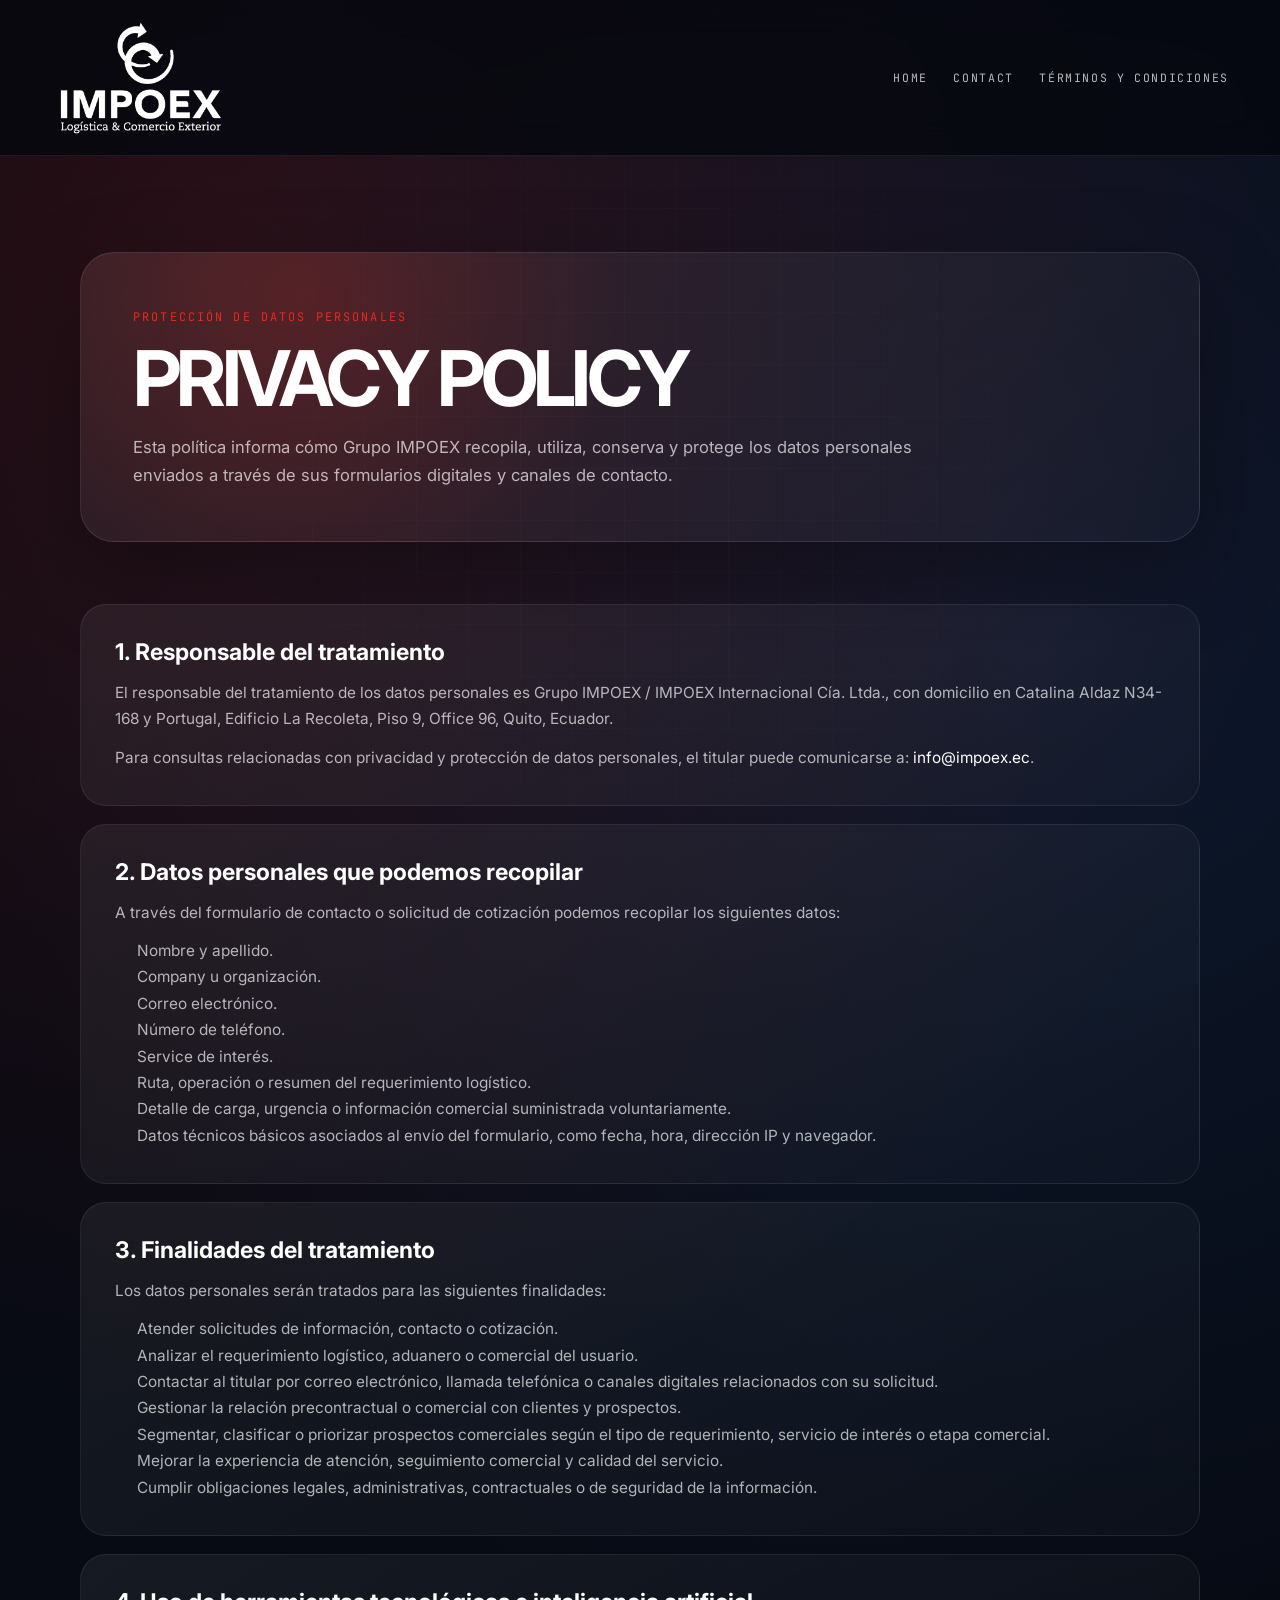
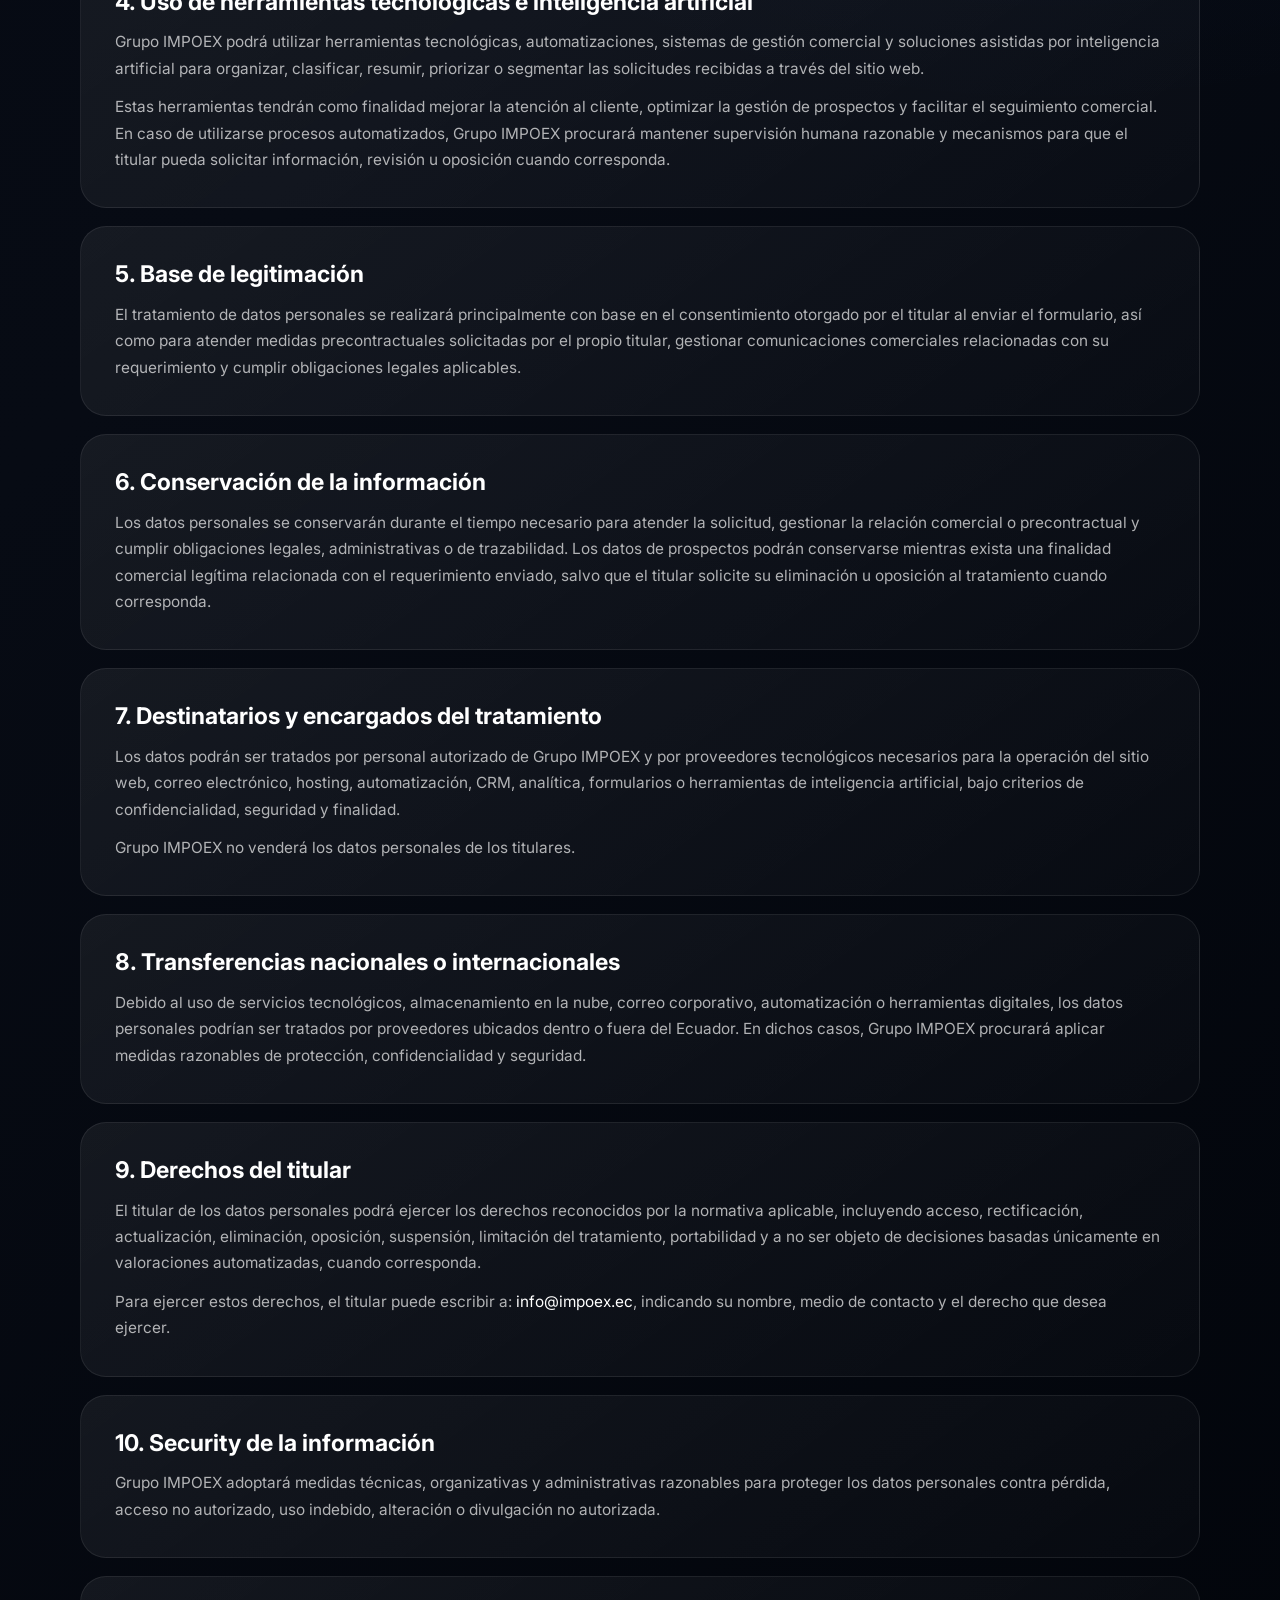
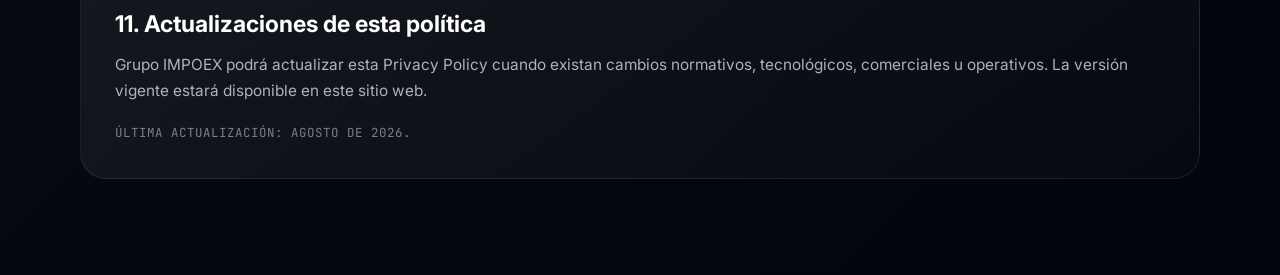
<file: en/politica-privacidad.html>
<!DOCTYPE html>

<html lang="en">
<head>
  <!-- Google Tag Manager -->
<script>(function(w,d,s,l,i){w[l]=w[l]||[];w[l].push({'gtm.start':
new Date().getTime(),event:'gtm.js'});var f=d.getElementsByTagName(s)[0],
j=d.createElement(s),dl=l!='dataLayer'?'&l='+l:'';j.async=true;j.src=
'https://www.googletagmanager.com/gtm.js?id='+i+dl;f.parentNode.insertBefore(j,f);
})(window,document,'script','dataLayer','GTM-PPBGN7JJ');</script>
<!-- End Google Tag Manager -->
<meta charset="utf-8"/>
<meta content="width=device-width, initial-scale=1.0" name="viewport"/>
<title>Privacy Policy | Grupo IMPOEX</title>
<meta content="Learn how Grupo IMPOEX processes personal data submitted through its digital channels." name="description"/>
<link href="../css/base.css" rel="stylesheet"/>
<link href="../css/components.css" rel="stylesheet"/>
<link href="../css/nav.css" rel="stylesheet"/>
<link href="../css/site-final.css" rel="stylesheet"/>
<link href="https://www.impoex.ec/en/politica-privacidad.html" rel="canonical"/><link href="https://www.impoex.ec/politica-privacidad.html" hreflang="es-EC" rel="alternate"/><link href="https://www.impoex.ec/en/politica-privacidad.html" hreflang="en" rel="alternate"/><link href="https://www.impoex.ec/politica-privacidad.html" hreflang="x-default" rel="alternate"/></head>
<body class="legal-body">
  <!-- Google Tag Manager (noscript) -->
<noscript><iframe src="https://www.googletagmanager.com/ns.html?id=GTM-PPBGN7JJ"
height="0" width="0" style="display:none;visibility:hidden"></iframe></noscript>
<!-- End Google Tag Manager (noscript) -->
<header class="legal-header">
<a aria-label="Volver al inicio" class="legal-brand" href="index.html#inicio">
<img alt="Grupo IMPOEX" src="../wp-content/uploads/2021/10/Impoex-Logistica-Comercio-Exterior-White.png"/>
</a>
<nav aria-label="Navigation legal" class="legal-nav">
<a href="index.html#inicio">Home</a>
<a href="contacto.html">Contact</a>
<a href="terminos-condiciones.html">Términos y condiciones</a>
</nav>
</header>
<main class="legal-page">
<section class="legal-hero">
<span>Protección de datos personales</span>
<h1>Privacy Policy</h1>
<p>
        Esta política informa cómo Grupo IMPOEX recopila, utiliza, conserva y protege los datos personales
        enviados a través de sus formularios digitales y canales de contacto.
      </p>
</section>
<section class="legal-content">
<article>
<h2>1. Responsable del tratamiento</h2>
<p>
          El responsable del tratamiento de los datos personales es Grupo IMPOEX / IMPOEX Internacional Cía. Ltda.,
          con domicilio en Catalina Aldaz N34-168 y Portugal, Edificio La Recoleta, Piso 9, Office 96, Quito, Ecuador.
        </p>
<p>
          Para consultas relacionadas con privacidad y protección de datos personales, el titular puede comunicarse a:
          <a href="mailto:info@impoex.ec">info@impoex.ec</a>.
        </p>
</article>
<article>
<h2>2. Datos personales que podemos recopilar</h2>
<p>
          A través del formulario de contacto o solicitud de cotización podemos recopilar los siguientes datos:
        </p>
<ul>
<li>Nombre y apellido.</li>
<li>Company u organización.</li>
<li>Correo electrónico.</li>
<li>Número de teléfono.</li>
<li>Service de interés.</li>
<li>Ruta, operación o resumen del requerimiento logístico.</li>
<li>Detalle de carga, urgencia o información comercial suministrada voluntariamente.</li>
<li>Datos técnicos básicos asociados al envío del formulario, como fecha, hora, dirección IP y navegador.</li>
</ul>
</article>
<article>
<h2>3. Finalidades del tratamiento</h2>
<p>
          Los datos personales serán tratados para las siguientes finalidades:
        </p>
<ul>
<li>Atender solicitudes de información, contacto o cotización.</li>
<li>Analizar el requerimiento logístico, aduanero o comercial del usuario.</li>
<li>Contactar al titular por correo electrónico, llamada telefónica o canales digitales relacionados con su solicitud.</li>
<li>Gestionar la relación precontractual o comercial con clientes y prospectos.</li>
<li>Segmentar, clasificar o priorizar prospectos comerciales según el tipo de requerimiento, servicio de interés o etapa comercial.</li>
<li>Mejorar la experiencia de atención, seguimiento comercial y calidad del servicio.</li>
<li>Cumplir obligaciones legales, administrativas, contractuales o de seguridad de la información.</li>
</ul>
</article>
<article>
<h2>4. Uso de herramientas tecnológicas e inteligencia artificial</h2>
<p>
          Grupo IMPOEX podrá utilizar herramientas tecnológicas, automatizaciones, sistemas de gestión comercial
          y soluciones asistidas por inteligencia artificial para organizar, clasificar, resumir, priorizar o segmentar
          las solicitudes recibidas a través del sitio web.
        </p>
<p>
          Estas herramientas tendrán como finalidad mejorar la atención al cliente, optimizar la gestión de prospectos
          y facilitar el seguimiento comercial. En caso de utilizarse procesos automatizados, Grupo IMPOEX procurará
          mantener supervisión humana razonable y mecanismos para que el titular pueda solicitar información,
          revisión u oposición cuando corresponda.
        </p>
</article>
<article>
<h2>5. Base de legitimación</h2>
<p>
          El tratamiento de datos personales se realizará principalmente con base en el consentimiento otorgado por
          el titular al enviar el formulario, así como para atender medidas precontractuales solicitadas por el propio
          titular, gestionar comunicaciones comerciales relacionadas con su requerimiento y cumplir obligaciones legales aplicables.
        </p>
</article>
<article>
<h2>6. Conservación de la información</h2>
<p>
          Los datos personales se conservarán durante el tiempo necesario para atender la solicitud, gestionar la relación
          comercial o precontractual y cumplir obligaciones legales, administrativas o de trazabilidad. Los datos de prospectos
          podrán conservarse mientras exista una finalidad comercial legítima relacionada con el requerimiento enviado,
          salvo que el titular solicite su eliminación u oposición al tratamiento cuando corresponda.
        </p>
</article>
<article>
<h2>7. Destinatarios y encargados del tratamiento</h2>
<p>
          Los datos podrán ser tratados por personal autorizado de Grupo IMPOEX y por proveedores tecnológicos necesarios
          para la operación del sitio web, correo electrónico, hosting, automatización, CRM, analítica, formularios o herramientas
          de inteligencia artificial, bajo criterios de confidencialidad, seguridad y finalidad.
        </p>
<p>
          Grupo IMPOEX no venderá los datos personales de los titulares.
        </p>
</article>
<article>
<h2>8. Transferencias nacionales o internacionales</h2>
<p>
          Debido al uso de servicios tecnológicos, almacenamiento en la nube, correo corporativo, automatización o herramientas
          digitales, los datos personales podrían ser tratados por proveedores ubicados dentro o fuera del Ecuador.
          En dichos casos, Grupo IMPOEX procurará aplicar medidas razonables de protección, confidencialidad y seguridad.
        </p>
</article>
<article>
<h2>9. Derechos del titular</h2>
<p>
          El titular de los datos personales podrá ejercer los derechos reconocidos por la normativa aplicable, incluyendo
          acceso, rectificación, actualización, eliminación, oposición, suspensión, limitación del tratamiento, portabilidad
          y a no ser objeto de decisiones basadas únicamente en valoraciones automatizadas, cuando corresponda.
        </p>
<p>
          Para ejercer estos derechos, el titular puede escribir a:
          <a href="mailto:info@impoex.ec">info@impoex.ec</a>, indicando su nombre, medio de contacto y el derecho que desea ejercer.
        </p>
</article>
<article>
<h2>10. Security de la información</h2>
<p>
          Grupo IMPOEX adoptará medidas técnicas, organizativas y administrativas razonables para proteger los datos personales
          contra pérdida, acceso no autorizado, uso indebido, alteración o divulgación no autorizada.
        </p>
</article>
<article>
<h2>11. Actualizaciones de esta política</h2>
<p>
          Grupo IMPOEX podrá actualizar esta Privacy Policy cuando existan cambios normativos, tecnológicos,
          comerciales u operativos. La versión vigente estará disponible en este sitio web.
        </p>
<p class="legal-updated">
          Última actualización: agosto de 2026.
        </p>
</article>
</section>
</main>
</body>
</html>
</file>
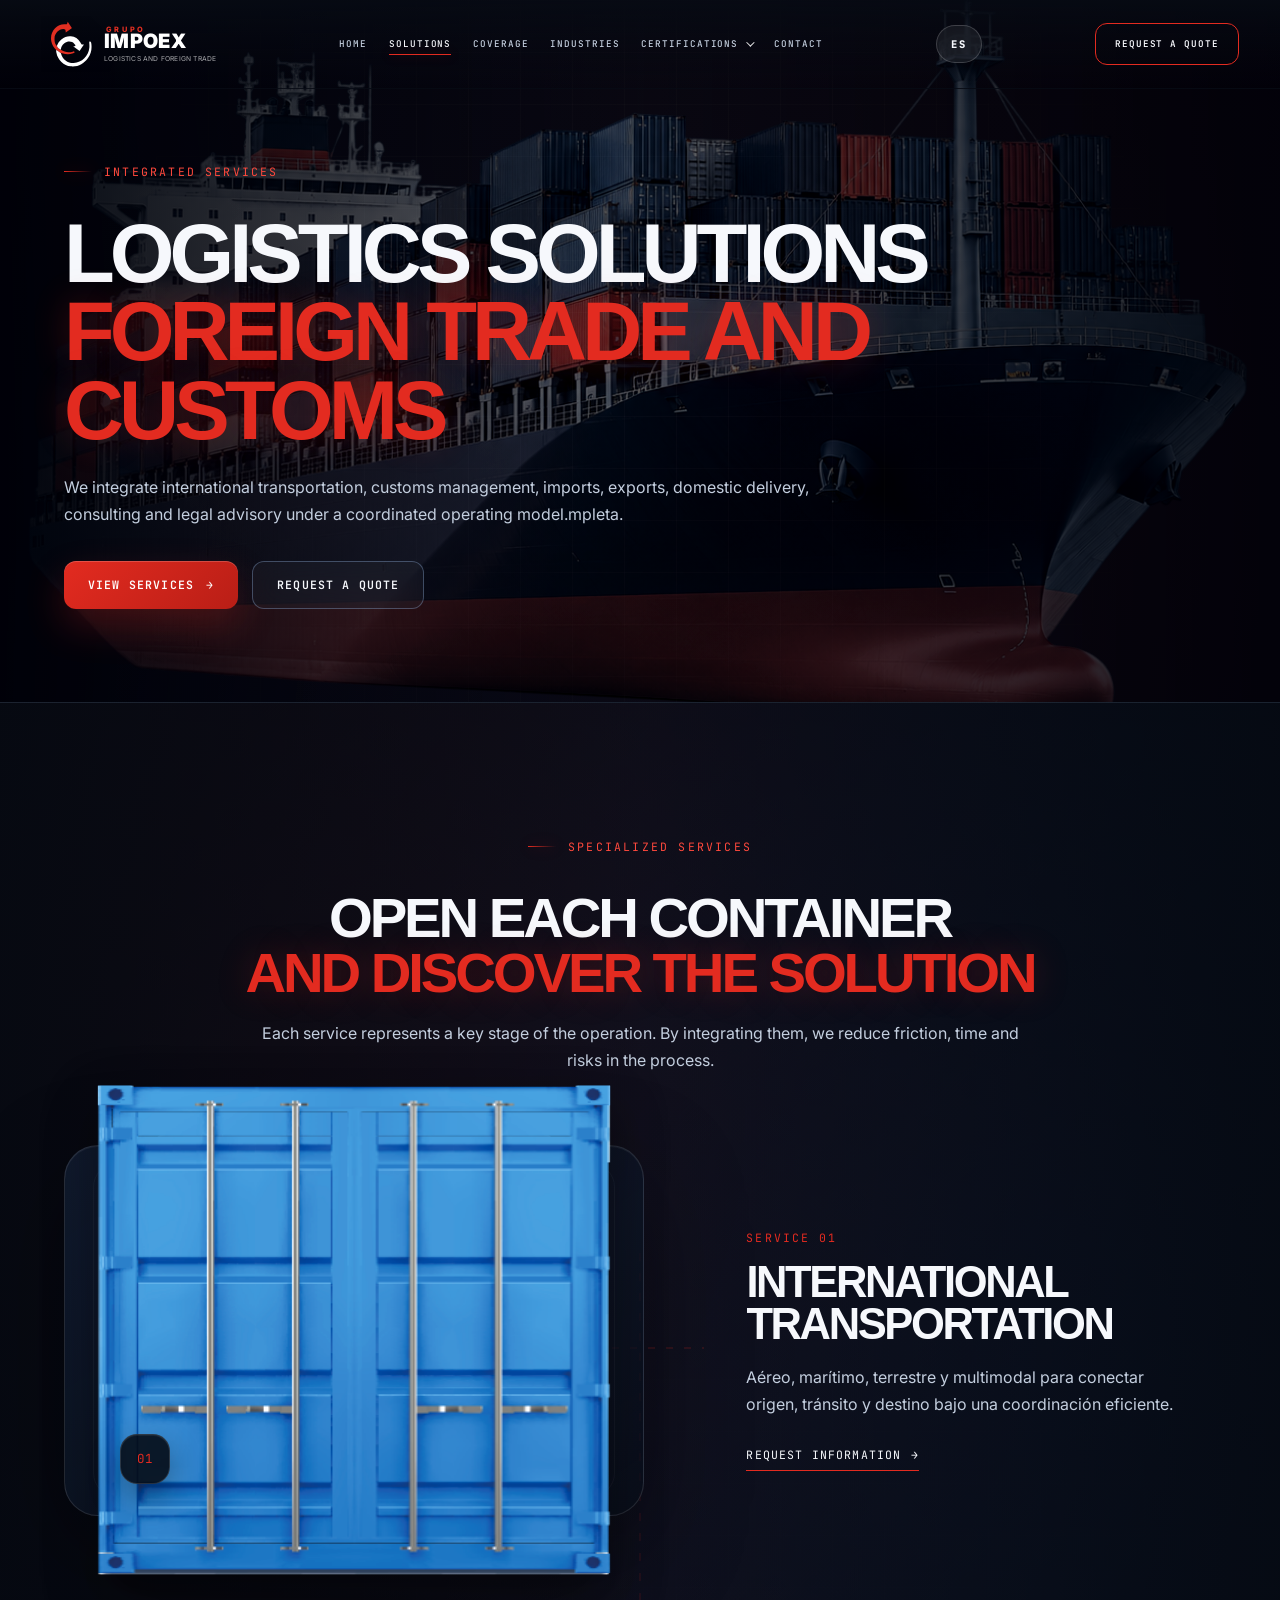
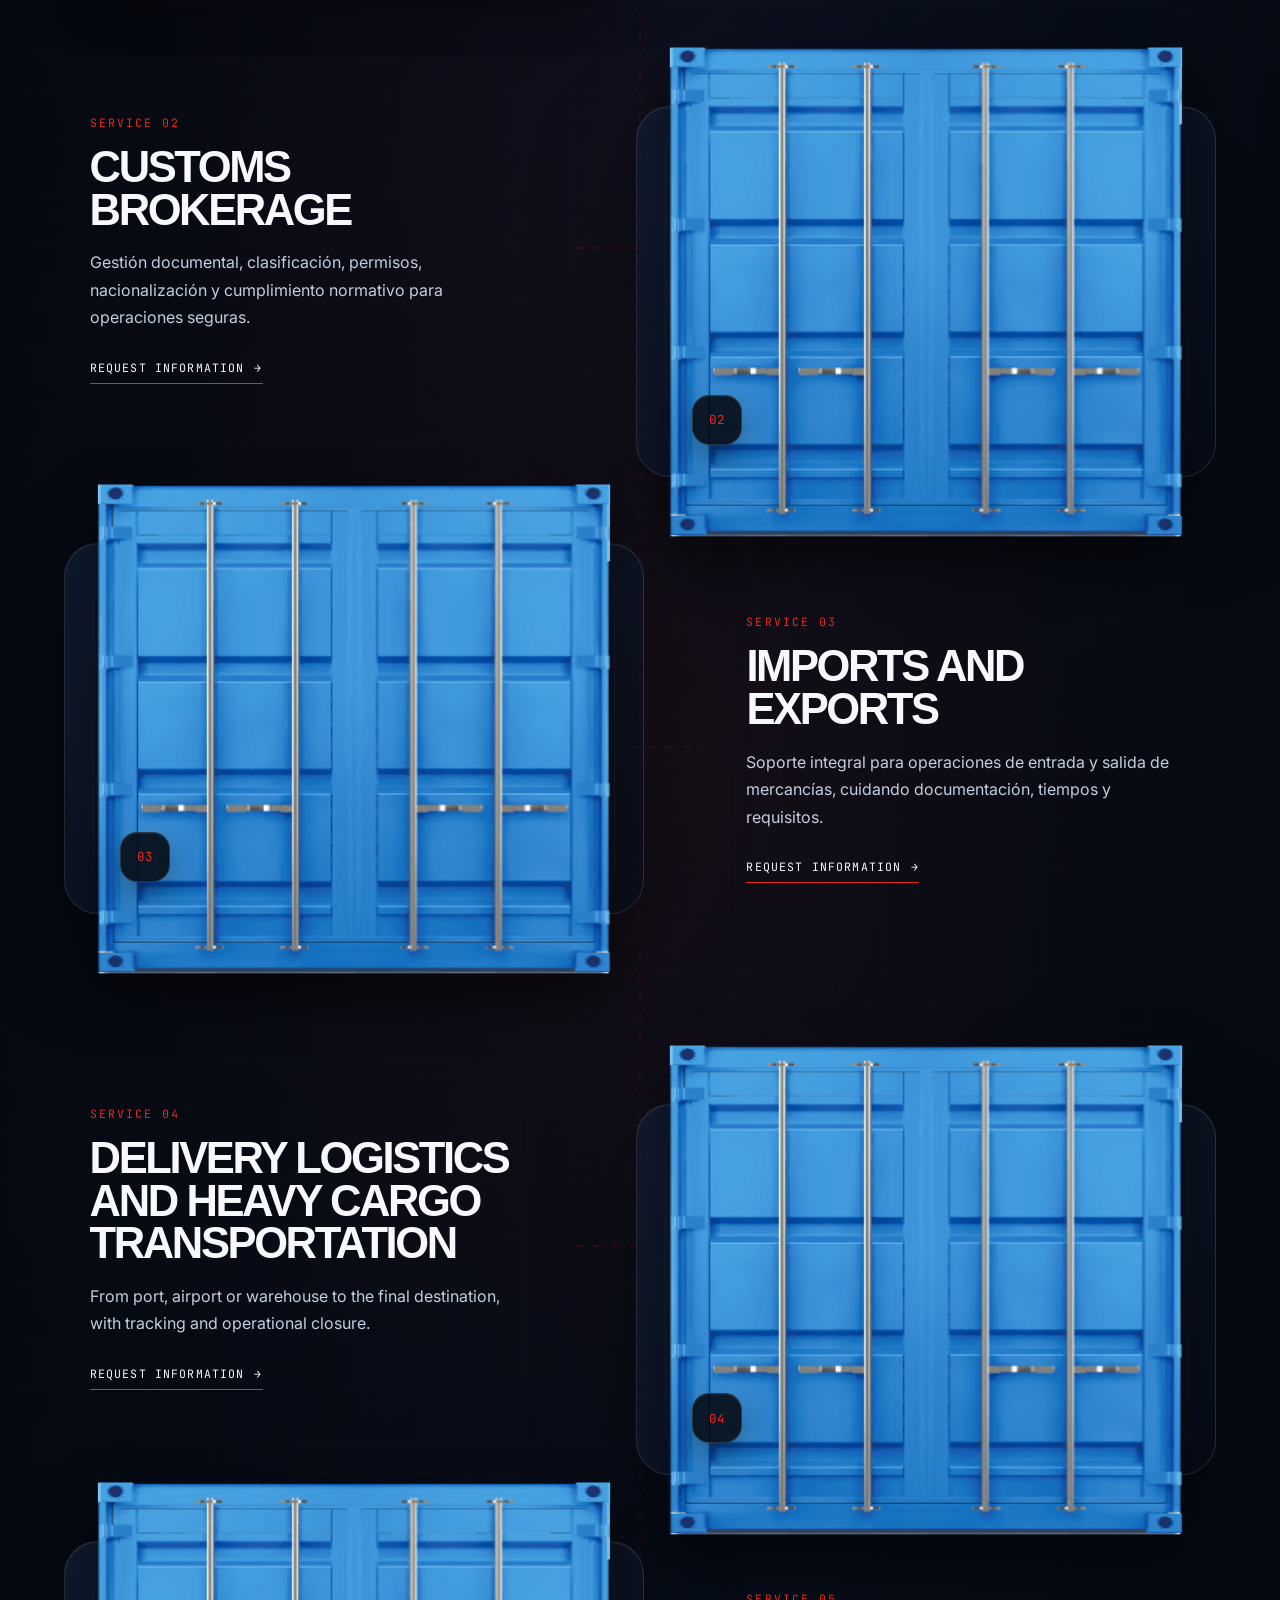
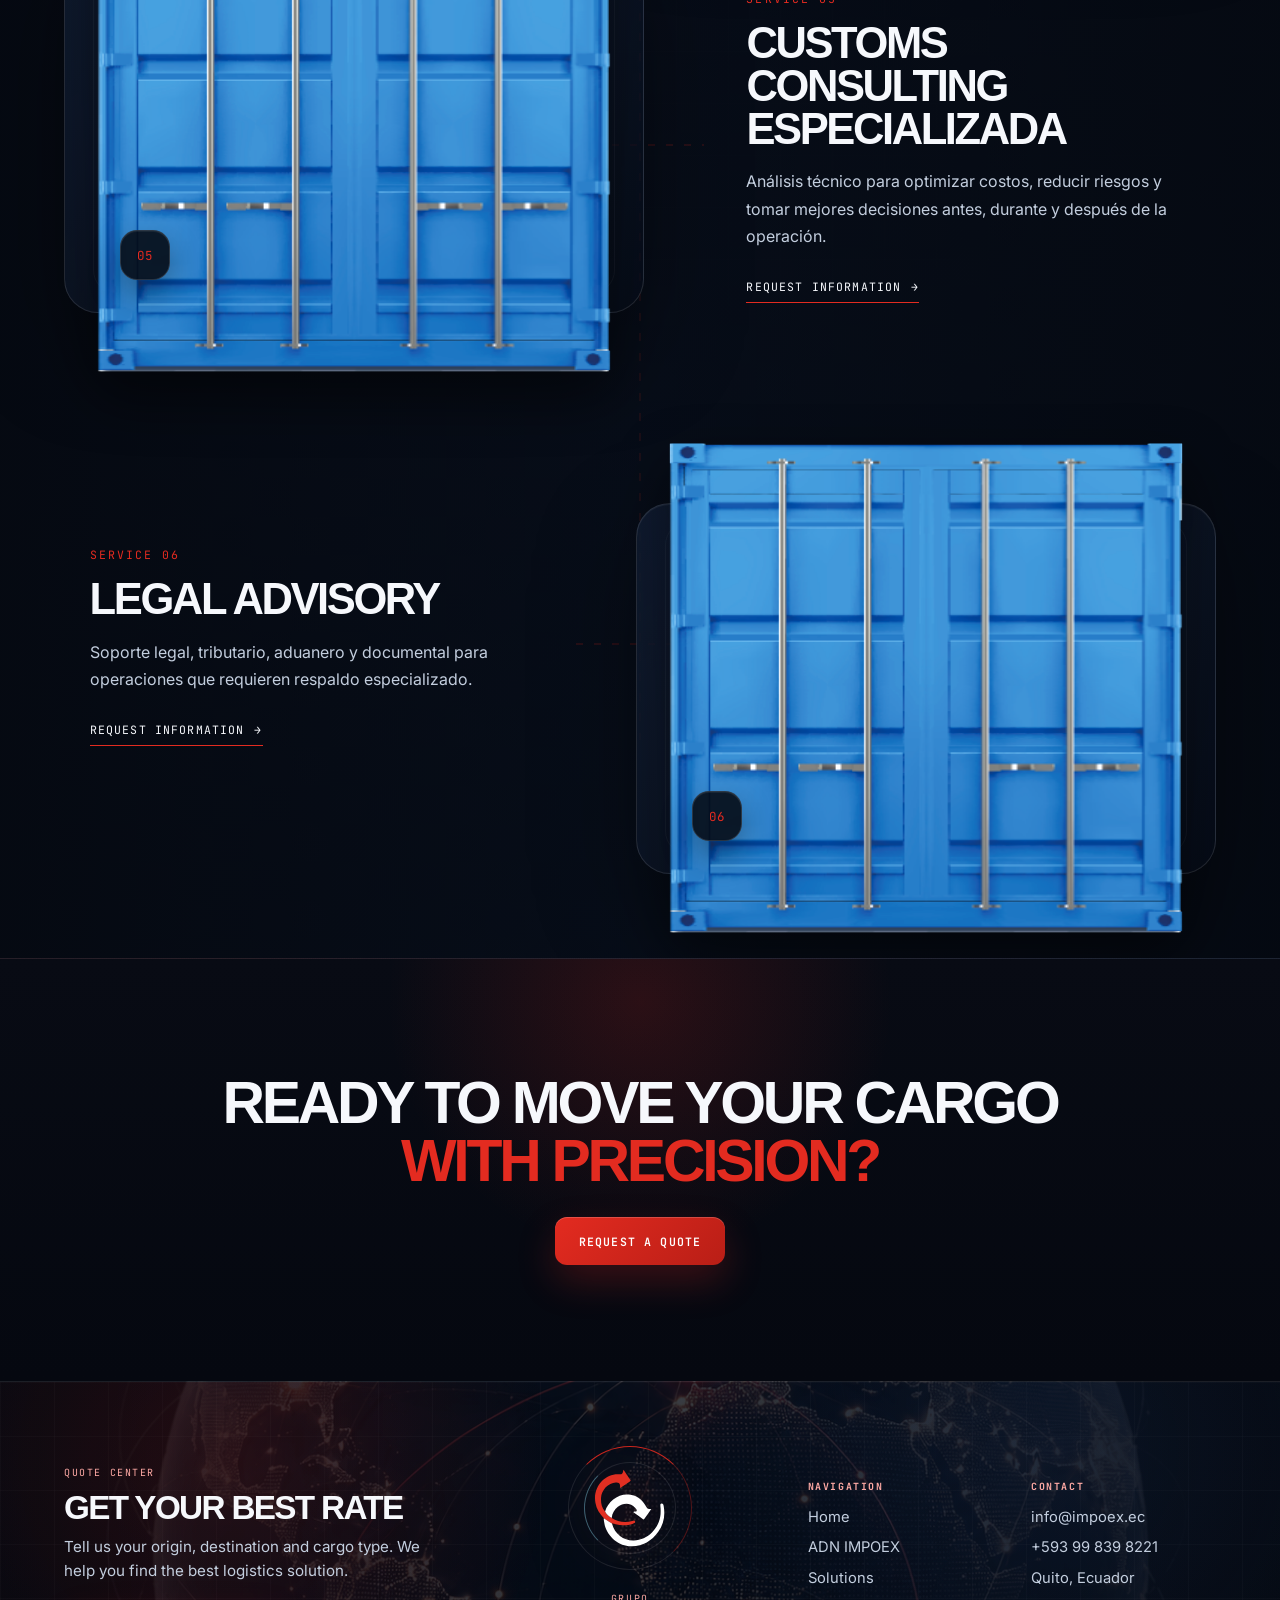
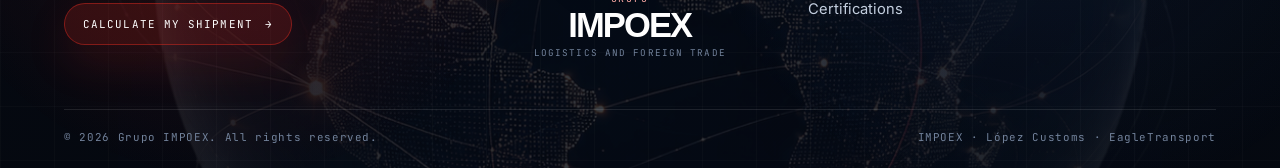
<file: en/servicios.html>
<!DOCTYPE html>

<html lang="en">
<head>
  <!-- Google Tag Manager -->
<script>(function(w,d,s,l,i){w[l]=w[l]||[];w[l].push({'gtm.start':
new Date().getTime(),event:'gtm.js'});var f=d.getElementsByTagName(s)[0],
j=d.createElement(s),dl=l!='dataLayer'?'&l='+l:'';j.async=true;j.src=
'https://www.googletagmanager.com/gtm.js?id='+i+dl;f.parentNode.insertBefore(j,f);
})(window,document,'script','dataLayer','GTM-PPBGN7JJ');</script>
<!-- End Google Tag Manager -->
<meta charset="utf-8"/>
<meta content="width=device-width, initial-scale=1.0" name="viewport"/>
<title>Foreign Trade, Customs and Cargo Consolidation Services | Grupo IMPOEX</title>
<meta content="Explore Grupo IMPOEX services: international transportation, customs brokerage, imports, exports, delivery logistics, customs consulting and legal advisory." name="description"/>
<!-- SEO IMPOEX START -->
<meta content="index, follow, max-image-preview:large" name="robots"/>
<meta content="comercio exterior Ecuador, logística integral Ecuador, consolidación de carga, consolidadora de carga Ecuador, agenciamiento aduanero, agencia de aduanas Ecuador, transporte internacional de carga, importaciones Ecuador, exportaciones Ecuador, consultoría aduanera" name="keywords"/>
<meta content="website" property="og:type"/>
<meta content="en_US" property="og:locale"/>
<meta content="Grupo IMPOEX" property="og:site_name"/>
<meta content="Foreign Trade, Customs and Cargo Consolidation Services | Grupo IMPOEX" property="og:title"/>
<meta content="Explore Grupo IMPOEX services: international transportation, customs brokerage, imports, exports, delivery logistics, customs consulting and legal advisory." property="og:description"/>
<meta content="https://www.impoex.ec/servicios.html" property="og:url"/>
<meta content="https://www.impoex.ec/wp-content/uploads/2026/07/FAVICON-IMPOEX.png" property="og:image"/>
<meta content="summary_large_image" name="twitter:card"/>
<meta content="Foreign Trade, Customs and Cargo Consolidation Services | Grupo IMPOEX" name="twitter:title"/>
<meta content="Explore Grupo IMPOEX services: international transportation, customs brokerage, imports, exports, delivery logistics, customs consulting and legal advisory." name="twitter:description"/>
<!-- SEO IMPOEX END -->
<!-- Favicons -->
<link href="../wp-content/uploads/2026/07/FAVICON-IMPOEX.png" rel="icon" sizes="any"/>
<link href="../wp-content/uploads/2026/07/FAVICON-IMPOEX.png" rel="icon" type="image/png"/>
<link href="../wp-content/uploads/2026/07/FAVICON-IMPOEX.png" rel="apple-touch-icon"/>
<link href="../css/base.css" rel="stylesheet"/>
<link href="../css/nav.css" rel="stylesheet"/>
<link href="../css/components.css" rel="stylesheet"/>
<link href="../css/responsive.css" rel="stylesheet"/>
<link href="../css/site-final.css" rel="stylesheet"/>
<link href="../css/services-premium.css" rel="stylesheet"/>
<link href="https://www.impoex.ec/en/servicios.html" rel="canonical"/><link href="https://www.impoex.ec/servicios.html" hreflang="es-EC" rel="alternate"/><link href="https://www.impoex.ec/en/servicios.html" hreflang="en" rel="alternate"/><link href="https://www.impoex.ec/servicios.html" hreflang="x-default" rel="alternate"/></head>
<body>
  <!-- Google Tag Manager (noscript) -->
<noscript><iframe src="https://www.googletagmanager.com/ns.html?id=GTM-PPBGN7JJ"
height="0" width="0" style="display:none;visibility:hidden"></iframe></noscript>
<!-- End Google Tag Manager (noscript) -->
<header id="site-header">
<a aria-label="Grupo IMPOEX home" class="impoex-navbar-brand" href="index.html">
<div class="brand-icon">
<svg fill="none" viewbox="0 0 220 240" xmlns="http://www.w3.org/2000/svg">
<path d="M52.491,151.07c19.993,13.252,41.565,15.723,64.44,9.877,3.111-.795,7.446-4.106,9.114,1.552,1.57,5.324-3.446,5.629-6.632,6.739-18,6.273-36.184,6.738-54.576,1.683-3.738-1.028-7.474-2.67-11.541-1.947-8.454-5.708-16.909-11.415-25.363-17.123-13.314-13.666-23.3-29.082-26.682-48.49C-7.827,51.256,33.995,9.9,77.563,14.096c12.093,1.165,8.923-7.694,12.149-14.096,7.335,10.965,14.329,21.554,21.488,32.028,1.816,2.657-.052,3.509-1.634,4.593-9.992,6.852-20.008,13.668-30.418,20.771-.313-1.519-.695-2.303-.589-3.011q2.329-15.523-12.938-14.701c-23.978,1.288-45.455,23.408-46.621,48.394-.732,15.674,1.187,30.707,12.712,42.718,4.033,9.801,12.312,15.138,20.779,20.278Z" fill="#e12f22"></path>
<path d="M52.491,151.07c-8.466-5.14-16.745-10.477-20.779-20.278,8.905-30.397,40.37-56.035,74.526-52.974,22.969,2.059,40.334,13.395,51.907,33.588,6.602,11.52,6.463,11.602,18.834,11.602-7.403,10.58-14.599,20.758-21.659,31.031-1.688,2.456-2.958,2.465-5.327.719-9.748-7.182-19.675-14.115-29.474-21.096.582-1.082.726-1.825,1.11-1.989,3.011-1.281,7.801,1.233,9.172-2.271,1.599-4.087-2.386-7.266-4.865-10.228-13.114-15.668-36.674-16.911-54.069-2.904-11.085,8.926-17.732,20.448-19.375,34.799Z" fill="#ffffff"></path>
<path d="M27.934,151.852c8.454,5.708,16.909,11.415,25.363,17.123,8.875,34.779,38.146,54.394,68.854,53.182,44.222-1.746,79.707-38.996,83.79-81.893.818-8.593.39-17.178-.325-25.752-.293-3.515-.79-7.77,3.545-8.353,4.49-.604,6.006,3.658,6.678,7.382,5.329,29.504.245,57.177-17.05,81.474-22.68,31.863-53.319,48.4-92.982,44.88-36.251-3.217-70.58-35.474-76.396-71.904-.848-5.314-2.653-10.608-1.478-16.139Z" fill="#ffffff"></path>
</svg>
</div>
<div class="brand-text">
<span class="nav-grupo">GRUPO</span>
<span class="nav-impoex">IMPOEX</span>
<span class="nav-tagline">Logistics and foreign trade</span>
</div>
</a>
<nav aria-label="Navigation principal" class="site-nav" id="site-nav-links">
<a href="index.html#inicio">Home</a>
<a class="active" href="servicios.html">Solutions</a>
<a href="index.html#cobertura">Coverage</a>
<a href="index.html#industrias">Industries</a>
<div class="nav-cert-menu">
<a class="nav-cert-link" href="index.html#certificaciones">
  Certifications
  <span aria-hidden="true" class="nav-cert-arrow"></span>
</a>
<div class="nav-cert-dropdown">
<a class="nav-cert-adn-card" href="nosotros.html" style="--nav-cert-image:url('../wp-content/uploads/2026/07/ChatGPT-Image-13-jul-2026-03_36_57-p.m.png');">
<strong>ADN IMPOEX</strong>
<small>Discover our history, vision, culture and values.</small>
</a>
</div>
</div>
<a href="contacto.html">Contact</a>
</nav>
<a aria-label="Ver sitio en español" class="language-switch" href="../servicios.html">ES</a><a href="contacto.html" id="nav-cta">Request a quote</a>
<button aria-expanded="false" aria-label="Open menu" id="nav-toggle">
<span></span><span></span><span></span>
</button>
</header>
<div aria-hidden="true" id="mobile-nav">
<a href="index.html#inicio">Home</a>
<a href="index.html#grupo">Grupo IMPOEX</a>
<a href="servicios.html">Solutions</a>
<a href="index.html#cobertura">Coverage</a>
<a href="index.html#industrias">Industries</a>
<a href="index.html#certificaciones">Certifications</a>
<a class="btn-primary" href="contacto.html">Request a quote</a>
<a aria-label="Ver sitio en español" class="language-switch" href="../servicios.html">ES</a><span class="mono-stat">info@impoex.ec · +593 99 839 8221</span>
</div>
<main class="services-container-page">
<section class="services-container-hero" style="--services-hero-image:url('../wp-content/uploads/2026/06/BARCO-IMPOEX-1.png')">
<div aria-hidden="true" class="services-hero-bg"></div>
<div class="services-hero-inner">
<span class="eyebrow">Integrated services</span>
<h1>Logistics solutions<br/><em>foreign trade and customs</em></h1>
<p>We integrate international transportation, customs management, imports, exports, domestic delivery, consulting and legal advisory under a coordinated operating model.mpleta.</p>
<div class="services-hero-actions">
<a class="btn-primary" href="#servicios-contenedores">View services <span>→</span></a>
<a class="btn-ghost" href="contacto.html">Request a quote</a>
</div>
</div>
</section>
<section class="container-flow-section" id="servicios-contenedores" style="
      --container-back:url('../wp-content/uploads/2026/07/CONTENEDOR-ABIERTO.png');
      --container-front:url('../wp-content/uploads/2026/07/CONTENEDOR-CERRADO.png');
      --container-door-left:url('../wp-content/uploads/2026/07/PUERTA-IZQUIERDA.png');
      --container-door-right:url('../wp-content/uploads/2026/07/PUERTA-DERECHA.png');
    ">
<div class="container-flow-header">
<span class="eyebrow">Specialized services</span>
<h2>Open each container<br/><em>and discover the solution</em></h2>
<p>Each service represents a key stage of the operation. By integrating them, we reduce friction, time and risks in the process.</p>
</div>
<div class="container-flow-grid">
<article class="container-flow-item spotlight-card" data-service-card="transporte" style="--service-image:url('../wp-content/uploads/2026/07/ChatGPT-Image-6-jul-2026-09_44_35-a.m-1.png')">
<div class="container-visual-wrap">
<div aria-label="Contenedor interactivo Transporte internacional" class="container-visual-real">
<div aria-hidden="true" class="container-back-layer"></div>
<div aria-hidden="true" class="container-photo-layer"></div>
<div aria-hidden="true" class="container-door-layer container-door-left"></div>
<div aria-hidden="true" class="container-door-layer container-door-right"></div>
<div class="container-service-number">01</div>
</div>
</div>
<div class="container-service-copy">
<span>Service 01</span>
<h3>International Transportation</h3>
<p>Aéreo, marítimo, terrestre y multimodal para conectar origen, tránsito y destino bajo una coordinación eficiente.</p>
<a class="container-service-cta" href="contacto.html">Request information <b>→</b></a>
</div>
</article>
<article class="container-flow-item is-reverse spotlight-card" data-service-card="aduana" style="--service-image:url('../wp-content/uploads/2026/07/ChatGPT-Image-16-jul-2026-09_47_50-a.m.png')">
<div class="container-visual-wrap">
<div aria-label="Contenedor interactivo Agenciamiento aduanero" class="container-visual-real">
<div aria-hidden="true" class="container-back-layer"></div>
<div aria-hidden="true" class="container-photo-layer"></div>
<div aria-hidden="true" class="container-door-layer container-door-left"></div>
<div aria-hidden="true" class="container-door-layer container-door-right"></div>
<div class="container-service-number">02</div>
</div>
</div>
<div class="container-service-copy">
<span>Service 02</span>
<h3>Customs Brokerage</h3>
<p>Gestión documental, clasificación, permisos, nacionalización y cumplimiento normativo para operaciones seguras.</p>
<a class="container-service-cta" href="contacto.html">Request information <b>→</b></a>
</div>
</article>
<article class="container-flow-item spotlight-card" data-service-card="importaciones" style="--service-image:url('../wp-content/uploads/2026/07/ChatGPT-Image-16-jul-2026-09_56_55-a.m.png')">
<div class="container-visual-wrap">
<div aria-label="Contenedor interactivo Importaciones y exportaciones" class="container-visual-real">
<div aria-hidden="true" class="container-back-layer"></div>
<div aria-hidden="true" class="container-photo-layer"></div>
<div aria-hidden="true" class="container-door-layer container-door-left"></div>
<div aria-hidden="true" class="container-door-layer container-door-right"></div>
<div class="container-service-number">03</div>
</div>
</div>
<div class="container-service-copy">
<span>Service 03</span>
<h3>Imports and Exports</h3>
<p>Soporte integral para operaciones de entrada y salida de mercancías, cuidando documentación, tiempos y requisitos.</p>
<a class="container-service-cta" href="contacto.html">Request information <b>→</b></a>
</div>
</article>
<article class="container-flow-item is-reverse spotlight-card" data-service-card="entrega" style="--service-image:url('../wp-content/uploads/2026/07/ChatGPT-Image-16-jul-2026-10_24_19-a.m.png')">
<div class="container-visual-wrap">
<div aria-label="Contenedor interactivo Delivery logistics" class="container-visual-real">
<div aria-hidden="true" class="container-back-layer"></div>
<div aria-hidden="true" class="container-photo-layer"></div>
<div aria-hidden="true" class="container-door-layer container-door-left"></div>
<div aria-hidden="true" class="container-door-layer container-door-right"></div>
<div class="container-service-number">04</div>
</div>
</div>
<div class="container-service-copy">
<span>Service 04</span>
<h3>Delivery Logistics and Heavy Cargo Transportation</h3>
<p>From port, airport or warehouse to the final destination, with tracking and operational closure.</p>
<a class="container-service-cta" href="contacto.html">Request information <b>→</b></a>
</div>
</article>
<article class="container-flow-item spotlight-card" data-service-card="consultoria" style="--service-image:url('../wp-content/uploads/2026/07/ChatGPT-Image-16-jul-2026-10_11_00-a.m.png')">
<div class="container-visual-wrap">
<div aria-label="Contenedor interactivo Consultoría aduanera especializada" class="container-visual-real">
<div aria-hidden="true" class="container-back-layer"></div>
<div aria-hidden="true" class="container-photo-layer"></div>
<div aria-hidden="true" class="container-door-layer container-door-left"></div>
<div aria-hidden="true" class="container-door-layer container-door-right"></div>
<div class="container-service-number">05</div>
</div>
</div>
<div class="container-service-copy">
<span>Service 05</span>
<h3>Customs Consulting Especializada</h3>
<p>Análisis técnico para optimizar costos, reducir riesgos y tomar mejores decisiones antes, durante y después de la operación.</p>
<a class="container-service-cta" href="contacto.html">Request information <b>→</b></a>
</div>
</article>
<article class="container-flow-item is-reverse spotlight-card" data-service-card="legal" style="--service-image:url('../wp-content/uploads/2026/07/ChatGPT-Image-16-jul-2026-10_13_47-a.m.png')">
<div class="container-visual-wrap">
<div aria-label="Contenedor interactivo Asesoría legal" class="container-visual-real">
<div aria-hidden="true" class="container-back-layer"></div>
<div aria-hidden="true" class="container-photo-layer"></div>
<div aria-hidden="true" class="container-door-layer container-door-left"></div>
<div aria-hidden="true" class="container-door-layer container-door-right"></div>
<div class="container-service-number">06</div>
</div>
</div>
<div class="container-service-copy">
<span>Service 06</span>
<h3>Legal Advisory</h3>
<p>Soporte legal, tributario, aduanero y documental para operaciones que requieren respaldo especializado.</p>
<a class="container-service-cta" href="contacto.html">Request information <b>→</b></a>
</div>
</article>
</div>
</section>
<section class="services-final-cta">
<h2>Ready to move your cargo<br/><em>with precision?</em></h2>
<a class="btn-primary" href="contacto.html">Request a quote</a>
</section>
</main>
<footer class="impoex-clean-footer" id="site-footer" style="--footer-bg-image:url('../wp-content/uploads/2026/06/MUNDO-IMPOEX-1.png');">
<div aria-hidden="true" class="footer-clean-overlay"></div>
<div class="footer-clean-shell">
<div class="footer-clean-main">
<!-- IZQUIERDA: CTA -->
<div class="footer-clean-cta">
<span>Quote center</span>
<h3>Get your best rate</h3>
<p>Tell us your origin, destination and cargo type. We help you find the best logistics solution.</p>
<a class="footer-clean-button" href="contacto.html">
          Calculate my shipment <b>→</b>
</a>
</div>
<!-- CENTRO: LOGO -->
<div class="footer-clean-brand">
<div class="footer-clean-logo">
<span class="footer-orbit footer-orbit-one"></span>
<span class="footer-orbit footer-orbit-two"></span>
<svg fill="none" viewbox="0 0 220 240" xmlns="http://www.w3.org/2000/svg">
<path d="M52.491,151.07c19.993,13.252,41.565,15.723,64.44,9.877,3.111-.795,7.446-4.106,9.114,1.552,1.57,5.324-3.446,5.629-6.632,6.739-18,6.273-36.184,6.738-54.576,1.683-3.738-1.028-7.474-2.67-11.541-1.947-8.454-5.708-16.909-11.415-25.363-17.123-13.314-13.666-23.3-29.082-26.682-48.49C-7.827,51.256,33.995,9.9,77.563,14.096c12.093,1.165,8.923-7.694,12.149-14.096,7.335,10.965,14.329,21.554,21.488,32.028,1.816,2.657-.052,3.509-1.634,4.593-9.992,6.852-20.008,13.668-30.418,20.771-.313-1.519-.695-2.303-.589-3.011q2.329-15.523-12.938-14.701c-23.978,1.288-45.455,23.408-46.621,48.394-.732,15.674,1.187,30.707,12.712,42.718,4.033,9.801,12.312,15.138,20.779,20.278Z" fill="#e12f22"></path>
<path d="M52.491,151.07c-8.466-5.14-16.745-10.477-20.779-20.278,8.905-30.397,40.37-56.035,74.526-52.974,22.969,2.059,40.334,13.395,51.907,33.588,6.602,11.52,6.463,11.602,18.834,11.602-7.403,10.58-14.599,20.758-21.659,31.031-1.688,2.456-2.958,2.465-5.327.719-9.748-7.182-19.675-14.115-29.474-21.096.582-1.082.726-1.825,1.11-1.989,3.011-1.281,7.801,1.233,9.172-2.271,1.599-4.087-2.386-7.266-4.865-10.228-13.114-15.668-36.674-16.911-54.069-2.904-11.085,8.926-17.732,20.448-19.375,34.799Z" fill="#ffffff"></path>
<path d="M27.934,151.852c8.454,5.708,16.909,11.415,25.363,17.123,8.875,34.779,38.146,54.394,68.854,53.182,44.222-1.746,79.707-38.996,83.79-81.893.818-8.593.39-17.178-.325-25.752-.293-3.515-.79-7.77,3.545-8.353,4.49-.604,6.006,3.658,6.678,7.382,5.329,29.504.245,57.177-17.05,81.474-22.68,31.863-53.319,48.4-92.982,44.88-36.251-3.217-70.58-35.474-76.396-71.904-.848-5.314-2.653-10.608-1.478-16.139Z" fill="#ffffff"></path>
</svg>
</div>
<span>GRUPO</span>
<strong>IMPOEX</strong>
<small>Logistics and foreign trade</small>
</div>
<!-- DERECHA: ENLACES -->
<div class="footer-clean-links">
<div>
<h4>Navigation</h4>
<a href="index.html#inicio">Home</a>
<a href="nosotros.html">ADN IMPOEX</a>
<a href="servicios.html">Solutions</a>
<a href="index.html#certificaciones">Certifications</a>
</div>
<div>
<h4>Contact</h4>
<a href="mailto:info@impoex.ec">info@impoex.ec</a>
<a href="tel:+593998398221">+593 99 839 8221</a>
<p>Quito, Ecuador</p>
</div>
</div>
</div>
<div class="footer-clean-bottom">
<span>© 2026 Grupo IMPOEX. All rights reserved.</span>
<span>IMPOEX · López Customs · EagleTransport</span>
</div>
</div>
</footer>
<script src="../js/nav.js"></script>
<script src="../js/services-premium.js"></script>
</body>
</html>
</file>
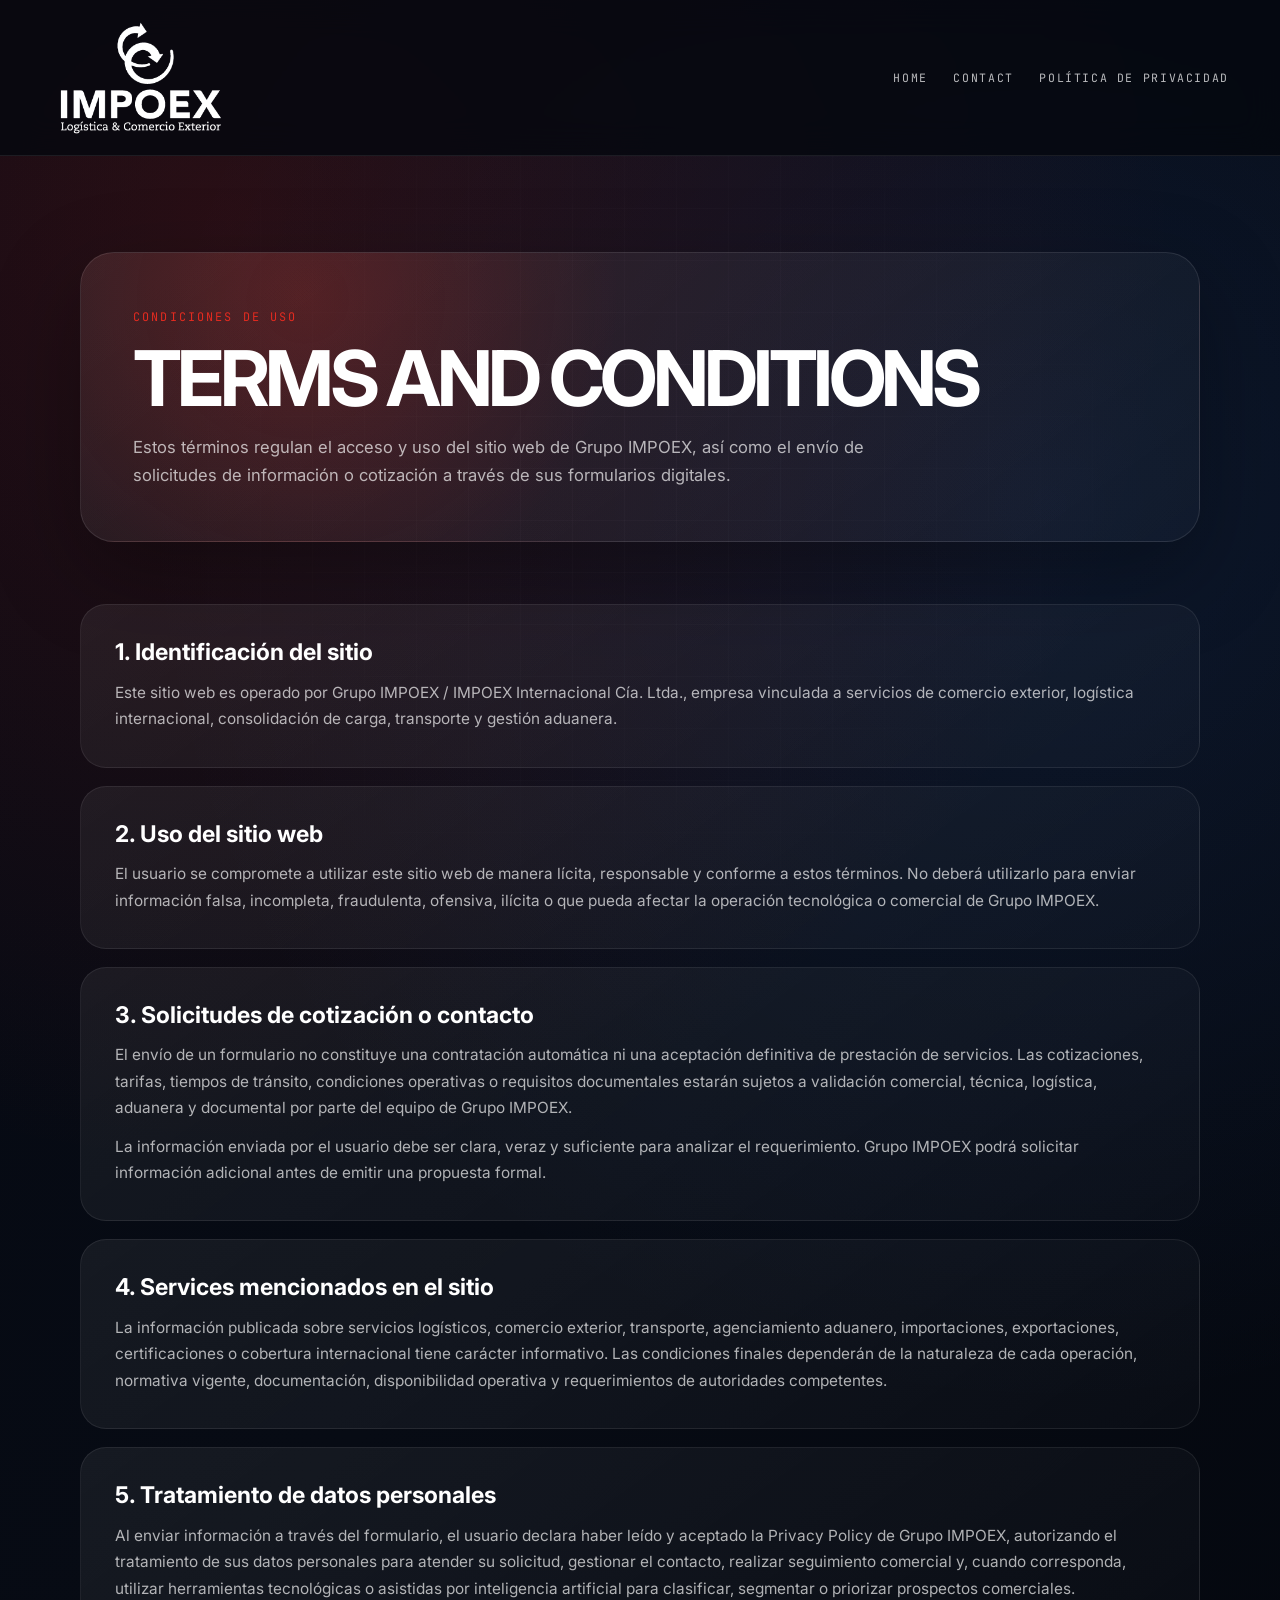
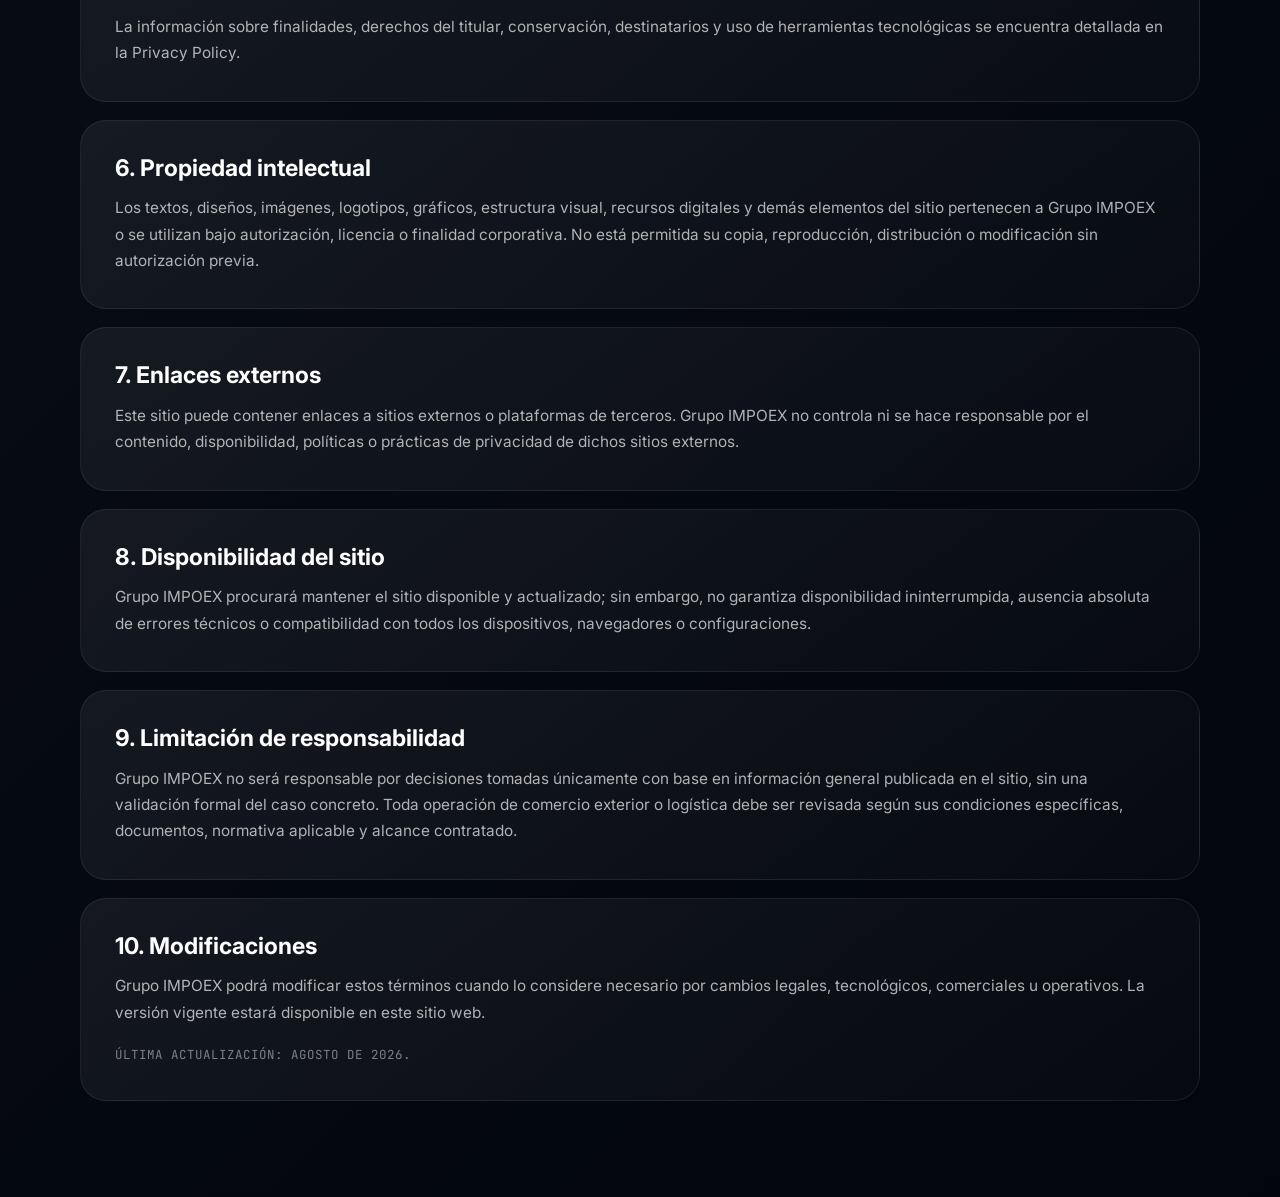
<file: en/terminos-condiciones.html>
<!DOCTYPE html>

<html lang="en">
<head>
  <!-- Google Tag Manager -->
<script>(function(w,d,s,l,i){w[l]=w[l]||[];w[l].push({'gtm.start':
new Date().getTime(),event:'gtm.js'});var f=d.getElementsByTagName(s)[0],
j=d.createElement(s),dl=l!='dataLayer'?'&l='+l:'';j.async=true;j.src=
'https://www.googletagmanager.com/gtm.js?id='+i+dl;f.parentNode.insertBefore(j,f);
})(window,document,'script','dataLayer','GTM-PPBGN7JJ');</script>
<!-- End Google Tag Manager -->
<meta charset="utf-8"/>
<meta content="width=device-width, initial-scale=1.0" name="viewport"/>
<title>Terms and Conditions | Grupo IMPOEX</title>
<meta content="Review the terms and conditions for using Grupo IMPOEX digital channels." name="description"/>
<link href="../css/base.css" rel="stylesheet"/>
<link href="../css/components.css" rel="stylesheet"/>
<link href="../css/nav.css" rel="stylesheet"/>
<link href="../css/site-final.css" rel="stylesheet"/>
<link href="https://www.impoex.ec/en/terminos-condiciones.html" rel="canonical"/><link href="https://www.impoex.ec/terminos-condiciones.html" hreflang="es-EC" rel="alternate"/><link href="https://www.impoex.ec/en/terminos-condiciones.html" hreflang="en" rel="alternate"/><link href="https://www.impoex.ec/terminos-condiciones.html" hreflang="x-default" rel="alternate"/></head>
<body class="legal-body">
  <!-- Google Tag Manager (noscript) -->
<noscript><iframe src="https://www.googletagmanager.com/ns.html?id=GTM-PPBGN7JJ"
height="0" width="0" style="display:none;visibility:hidden"></iframe></noscript>
<!-- End Google Tag Manager (noscript) -->
<header class="legal-header">
<a aria-label="Volver al inicio" class="legal-brand" href="index.html#inicio">
<img alt="Grupo IMPOEX" src="../wp-content/uploads/2021/10/Impoex-Logistica-Comercio-Exterior-White.png"/>
</a>
<nav aria-label="Navigation legal" class="legal-nav">
<a href="index.html#inicio">Home</a>
<a href="contacto.html">Contact</a>
<a href="politica-privacidad.html">Política de privacidad</a>
</nav>
</header>
<main class="legal-page">
<section class="legal-hero">
<span>Condiciones de uso</span>
<h1>Terms and Conditions</h1>
<p>
        Estos términos regulan el acceso y uso del sitio web de Grupo IMPOEX, así como el envío de solicitudes
        de información o cotización a través de sus formularios digitales.
      </p>
</section>
<section class="legal-content">
<article>
<h2>1. Identificación del sitio</h2>
<p>
          Este sitio web es operado por Grupo IMPOEX / IMPOEX Internacional Cía. Ltda., empresa vinculada a servicios
          de comercio exterior, logística internacional, consolidación de carga, transporte y gestión aduanera.
        </p>
</article>
<article>
<h2>2. Uso del sitio web</h2>
<p>
          El usuario se compromete a utilizar este sitio web de manera lícita, responsable y conforme a estos términos.
          No deberá utilizarlo para enviar información falsa, incompleta, fraudulenta, ofensiva, ilícita o que pueda afectar
          la operación tecnológica o comercial de Grupo IMPOEX.
        </p>
</article>
<article>
<h2>3. Solicitudes de cotización o contacto</h2>
<p>
          El envío de un formulario no constituye una contratación automática ni una aceptación definitiva de prestación
          de servicios. Las cotizaciones, tarifas, tiempos de tránsito, condiciones operativas o requisitos documentales
          estarán sujetos a validación comercial, técnica, logística, aduanera y documental por parte del equipo de Grupo IMPOEX.
        </p>
<p>
          La información enviada por el usuario debe ser clara, veraz y suficiente para analizar el requerimiento.
          Grupo IMPOEX podrá solicitar información adicional antes de emitir una propuesta formal.
        </p>
</article>
<article>
<h2>4. Services mencionados en el sitio</h2>
<p>
          La información publicada sobre servicios logísticos, comercio exterior, transporte, agenciamiento aduanero,
          importaciones, exportaciones, certificaciones o cobertura internacional tiene carácter informativo.
          Las condiciones finales dependerán de la naturaleza de cada operación, normativa vigente, documentación,
          disponibilidad operativa y requerimientos de autoridades competentes.
        </p>
</article>
<article>
<h2>5. Tratamiento de datos personales</h2>
<p>
          Al enviar información a través del formulario, el usuario declara haber leído y aceptado la Privacy Policy
          de Grupo IMPOEX, autorizando el tratamiento de sus datos personales para atender su solicitud, gestionar el contacto,
          realizar seguimiento comercial y, cuando corresponda, utilizar herramientas tecnológicas o asistidas por inteligencia
          artificial para clasificar, segmentar o priorizar prospectos comerciales.
        </p>
<p>
          La información sobre finalidades, derechos del titular, conservación, destinatarios y uso de herramientas tecnológicas
          se encuentra detallada en la Privacy Policy.
        </p>
</article>
<article>
<h2>6. Propiedad intelectual</h2>
<p>
          Los textos, diseños, imágenes, logotipos, gráficos, estructura visual, recursos digitales y demás elementos del sitio
          pertenecen a Grupo IMPOEX o se utilizan bajo autorización, licencia o finalidad corporativa. No está permitida su copia,
          reproducción, distribución o modificación sin autorización previa.
        </p>
</article>
<article>
<h2>7. Enlaces externos</h2>
<p>
          Este sitio puede contener enlaces a sitios externos o plataformas de terceros. Grupo IMPOEX no controla ni se hace
          responsable por el contenido, disponibilidad, políticas o prácticas de privacidad de dichos sitios externos.
        </p>
</article>
<article>
<h2>8. Disponibilidad del sitio</h2>
<p>
          Grupo IMPOEX procurará mantener el sitio disponible y actualizado; sin embargo, no garantiza disponibilidad ininterrumpida,
          ausencia absoluta de errores técnicos o compatibilidad con todos los dispositivos, navegadores o configuraciones.
        </p>
</article>
<article>
<h2>9. Limitación de responsabilidad</h2>
<p>
          Grupo IMPOEX no será responsable por decisiones tomadas únicamente con base en información general publicada en el sitio,
          sin una validación formal del caso concreto. Toda operación de comercio exterior o logística debe ser revisada según
          sus condiciones específicas, documentos, normativa aplicable y alcance contratado.
        </p>
</article>
<article>
<h2>10. Modificaciones</h2>
<p>
          Grupo IMPOEX podrá modificar estos términos cuando lo considere necesario por cambios legales, tecnológicos,
          comerciales u operativos. La versión vigente estará disponible en este sitio web.
        </p>
<p class="legal-updated">
          Última actualización: agosto de 2026.
        </p>
</article>
</section>
</main>
</body>
</html>
</file>
<file: css/base.css>
/* =========================================================
   GRUPO IMPOEX — Sistema visual premium
   ========================================================= */

@import url('https://fonts.googleapis.com/css2?family=Archivo+Expanded:wght@600;700;800&family=Inter:wght@400;500;600;700&family=JetBrains+Mono:wght@400;500;600&display=swap');

:root {
  --bg-base: #070b14;
  --bg-deep: #03060d;
  --bg-elevated: rgba(12, 21, 38, 0.78);
  --bg-elevated-solid: #0d1526;
  --bg-elevated-2: #111c33;
  --line: rgba(102, 135, 184, 0.22);
  --line-strong: rgba(151, 184, 230, 0.34);
  --line-soft: rgba(82, 112, 158, 0.12);

  --red: #e32b20;
  --red-hot: #ff493d;
  --red-dim: #8f1f18;
  --red-glow: rgba(227, 43, 32, 0.38);
  --blue-glow: rgba(38, 116, 255, 0.22);

  --text-primary: #f6f8fc;
  --text-secondary: #c3cede;
  --text-tertiary: #72829b;

  --font-display: 'Archivo Expanded', 'Helvetica Neue', sans-serif;
  --font-body: 'Inter', 'Helvetica Neue', sans-serif;
  --font-mono: 'JetBrains Mono', monospace;

  --header-h: 86px;
  --radius-sm: 10px;
  --radius-md: 18px;
  --ease-control: cubic-bezier(0.65, 0, 0.35, 1);
  --ease-soft: cubic-bezier(0.22, 1, 0.36, 1);
}

* { margin: 0; padding: 0; box-sizing: border-box; }
html { scroll-behavior: smooth; }
body {
  min-height: 100vh;
  background:
    radial-gradient(circle at 14% 18%, rgba(42, 104, 205, 0.15), transparent 36%),
    radial-gradient(circle at 88% 10%, rgba(227, 43, 32, 0.11), transparent 32%),
    linear-gradient(180deg, var(--bg-base), var(--bg-deep));
  color: var(--text-primary);
  font-family: var(--font-body);
  -webkit-font-smoothing: antialiased;
  overflow-x: hidden;
}

body::before {
  content: '';
  position: fixed;
  inset: 0;
  z-index: -3;
  pointer-events: none;
  background-image:
    linear-gradient(rgba(255,255,255,0.025) 1px, transparent 1px),
    linear-gradient(90deg, rgba(255,255,255,0.025) 1px, transparent 1px);
  background-size: 52px 52px;
  mask-image: radial-gradient(circle at center, black 0%, transparent 78%);
}

body::after {
  content: '';
  position: fixed;
  inset: 0;
  pointer-events: none;
  z-index: 999;
  opacity: 0.13;
  background: linear-gradient(to bottom, transparent 0 50%, rgba(255,255,255,0.05) 51% 52%, transparent 53%);
  background-size: 100% 4px;
  mix-blend-mode: overlay;
}

img { display: block; max-width: 100%; }
a { color: inherit; text-decoration: none; }
button, input, select, textarea { font-family: inherit; }
button { cursor: pointer; border: none; background: none; color: inherit; }
ul { list-style: none; }

::selection { background: var(--red); color: white; }
:focus-visible { outline: 2px solid var(--red); outline-offset: 4px; }

.eyebrow {
  font-family: var(--font-mono);
  font-size: 0.72rem;
  letter-spacing: 0.19em;
  text-transform: uppercase;
  color: var(--red-hot);
  display: inline-flex;
  align-items: center;
  gap: 12px;
  margin-bottom: 18px;
}
.eyebrow::before {
  content: '';
  width: 28px;
  height: 1px;
  background: linear-gradient(90deg, var(--red), transparent);
  box-shadow: 0 0 14px var(--red-glow);
}

.display-xl {
  font-family: var(--font-display);
  font-weight: 800;
  letter-spacing: -0.02em;
  line-height: 1.02;
  text-transform: uppercase;
}
.mono-stat { font-family: var(--font-mono); font-weight: 500; }

/* Tarjeta con luz que sigue al cursor. El JS actualiza --mx/--my */
.spotlight-card {
  position: relative;
  overflow: hidden;
  isolation: isolate;
}
.spotlight-card::before {
  content: '';
  position: absolute;
  inset: -1px;
  z-index: -1;
  opacity: 0;
  background: radial-gradient(360px circle at var(--mx, 50%) var(--my, 50%), rgba(227,43,32,0.24), transparent 42%);
  transition: opacity 0.3s var(--ease-soft);
}
.spotlight-card:hover::before { opacity: 1; }

body.is-nav-open { overflow: hidden; }
body.intro-locked { overflow: hidden; height: 100vh; }

@media (prefers-reduced-motion: reduce) {
  *, *::before, *::after {
    animation-duration: 0.001ms !important;
    animation-iteration-count: 1 !important;
    transition-duration: 0.001ms !important;
    scroll-behavior: auto !important;
  }
}
</file>
<file: css/nav.css>
/* =========================================================
   NAV — Header global premium
   ========================================================= */

#site-header {
  position: fixed;
  top: 0;
  left: 0;
  width: 100%;
  min-height: var(--header-h);
  z-index: 200;
  display: flex;
  align-items: center;
  justify-content: space-between;
  gap: 22px;
  padding: 20px clamp(20px, 4vw, 56px);
  opacity: 0;
  transform: translateY(-12px);
  transition: opacity 0.6s var(--ease-soft), transform 0.6s var(--ease-soft), background 0.35s var(--ease-soft), border-color 0.35s var(--ease-soft);
  background: linear-gradient(to bottom, rgba(7, 11, 20, 0.88), rgba(7, 11, 20, 0.38), rgba(7, 11, 20, 0));
  border-bottom: 1px solid transparent;
}
#site-header.is-visible { opacity: 1; transform: translateY(0); }
#site-header.is-scrolled {
  min-height: 74px;
  background: rgba(7, 11, 20, 0.82);
  backdrop-filter: blur(18px);
  border-bottom-color: var(--line);
}

.logo-mark {
  display: inline-flex;
  align-items: center;
  gap: 12px;
  flex-shrink: 0;
}
.logo-mark svg {
  width: 36px;
  height: 36px;
  filter: drop-shadow(0 0 16px rgba(227,43,32,0.35));
}
.logo-text {
  font-family: var(--font-display);
  font-size: clamp(0.96rem, 1.2vw, 1.15rem);
  font-weight: 800;
  line-height: 1;
  letter-spacing: 0.055em;
  text-transform: uppercase;
}
.logo-text span {
  display: block;
  margin-top: 4px;
  font-family: var(--font-mono);
  font-size: 0.54rem;
  font-weight: 500;
  letter-spacing: 0.16em;
  color: var(--text-tertiary);
}

.site-nav {
  display: flex;
  align-items: center;
  justify-content: center;
  gap: clamp(18px, 2vw, 34px);
}
.site-nav a {
  position: relative;
  padding: 10px 0;
  font-family: var(--font-mono);
  font-size: 0.7rem;
  font-weight: 500;
  letter-spacing: 0.09em;
  text-transform: uppercase;
  color: var(--text-secondary);
  transition: color 0.25s var(--ease-soft), text-shadow 0.25s var(--ease-soft);
}
.site-nav a::after {
  content: '';
  position: absolute;
  left: 0;
  bottom: 5px;
  width: 0;
  height: 1px;
  background: var(--red);
  box-shadow: 0 0 12px var(--red-glow);
  transition: width 0.3s var(--ease-soft);
}
.site-nav a:hover,
.site-nav a.active {
  color: var(--text-primary);
  text-shadow: 0 0 18px rgba(255,255,255,0.14);
}
.site-nav a:hover::after,
.site-nav a.active::after { width: 100%; }

#nav-cta {
  min-height: 44px;
  display: inline-flex;
  align-items: center;
  justify-content: center;
  padding: 12px 22px;
  border: 1px solid var(--red);
  border-radius: 12px;
  color: var(--text-primary);
  font-family: var(--font-mono);
  font-size: 0.7rem;
  font-weight: 600;
  letter-spacing: 0.1em;
  text-transform: uppercase;
  white-space: nowrap;
  transition: background 0.25s var(--ease-soft), box-shadow 0.25s var(--ease-soft), transform 0.25s var(--ease-soft);
}
#nav-cta:hover {
  background: var(--red);
  transform: translateY(-1px);
  box-shadow: 0 18px 38px rgba(227,43,32,0.25);
}

#nav-toggle {
  display: none;
  position: relative;
  z-index: 220;
  width: 44px;
  height: 44px;
  border: 1px solid var(--line);
  border-radius: 12px;
  align-items: center;
  justify-content: center;
  flex-direction: column;
  gap: 5px;
  background: rgba(255,255,255,0.035);
}
#nav-toggle span {
  width: 18px;
  height: 1px;
  background: var(--text-primary);
  transition: transform 0.3s var(--ease-soft), opacity 0.3s var(--ease-soft);
}
#nav-toggle.is-active span:nth-child(1) { transform: translateY(6px) rotate(45deg); }
#nav-toggle.is-active span:nth-child(2) { opacity: 0; }
#nav-toggle.is-active span:nth-child(3) { transform: translateY(-6px) rotate(-45deg); }

#mobile-nav { display: none; }

@media (max-width: 1120px) {
  .site-nav { gap: 16px; }
  .site-nav a { font-size: 0.64rem; }
}
@media (max-width: 920px) {
  #site-nav-links, #nav-cta { display: none; }
  #nav-toggle { display: flex; }
  #mobile-nav {
    display: flex;
    position: fixed;
    inset: 0;
    z-index: 199;
    flex-direction: column;
    align-items: center;
    justify-content: center;
    gap: 22px;
    padding: 90px 24px 40px;
    background:
      radial-gradient(circle at 50% 10%, rgba(227,43,32,0.16), transparent 36%),
      rgba(4, 7, 14, 0.98);
    transform: translateY(-100%);
    transition: transform 0.48s var(--ease-control);
  }
  #mobile-nav.is-open { transform: translateY(0); }
  #mobile-nav a:not(.btn-primary) {
    font-family: var(--font-display);
    font-weight: 800;
    font-size: clamp(1.3rem, 6vw, 2.2rem);
    line-height: 1.05;
    text-transform: uppercase;
    color: var(--text-primary);
  }
  #mobile-nav .mono-stat {
    margin-top: 10px;
    max-width: 260px;
    text-align: center;
    line-height: 1.6;
    font-size: 0.68rem;
    color: var(--text-tertiary);
    letter-spacing: 0.12em;
  }
}
/* --- ANIMACIÓN LOGO CABECERA --- */
.impoex-navbar-brand {
  display: flex;
  align-items: center;
  text-decoration: none;
  position: relative;
  width: fit-content;
  overflow: hidden; /* Oculta las letras antes de deslizarse */
  padding: 5px 10px;
}

.brand-icon {
  width: 48px; /* Tamaño ajustado para la barra de navegación */
  height: 52px;
  position: relative;
  z-index: 2;
  /* La animación: 1s rotando, y luego 0.8s deslizándose a la izquierda */
  animation: 
    spinIcon 1s cubic-bezier(0.25, 1, 0.5, 1) forwards,
    slideIcon 0.8s cubic-bezier(0.25, 1, 0.5, 1) 1s forwards;
}

.brand-icon svg {
  width: 100%;
  height: 100%;
  filter: drop-shadow(0 4px 12px rgba(0,0,0,0.3));
}

@keyframes spinIcon {
  0% {
    transform: translateX(70px) rotate(-360deg) scale(0);
    opacity: 0;
  }
  100% {
    transform: translateX(70px) rotate(0deg) scale(1);
    opacity: 1;
  }
}

@keyframes slideIcon {
  0% { transform: translateX(70px); }
  100% { transform: translateX(0); }
}

.impoex-navbar-brand .brand-text {
  display: flex;
  flex-direction: column;
  justify-content: center;
  margin-left: 12px;
  opacity: 0;
  /* Aparece desde atrás del logo después de 1 segundo */
  animation: revealText 0.8s cubic-bezier(0.25, 1, 0.5, 1) 1s forwards;
}

@keyframes revealText {
  0% {
    opacity: 0;
    transform: translateX(-40px);
  }
  100% {
    opacity: 1;
    transform: translateX(0);
  }
}

/* Tipografía de la cabecera */
.nav-grupo {
  color: #e12f22; 
  font-size: 0.6rem;
  font-weight: 800;
  letter-spacing: 0.35em;
  line-height: 1;
  margin-left: 2px;
}

.nav-impoex {
  color: #ffffff; 
  font-size: 1.6rem;
  font-weight: 900;
  letter-spacing: 0.02em;
  line-height: 0.85;
}

.nav-tagline {
  color: rgba(255, 255, 255, 0.65);
  font-size: 0.55rem;
  margin-top: 4px;
  letter-spacing: 0.03em;
  text-transform: uppercase;
}


/* =========================================================
   NAV — fixes auditados
   Mantiene un solo header principal y asegura visibilidad
   cuando la intro termina o se omite.
   ========================================================= */

body.impoex-intro-passed #site-header,
body.impoex-intro-skipped #site-header,
body.no-intro #site-header {
  opacity: 1;
  transform: translateY(0);
}

#site-header .site-nav,
#site-header #nav-cta,
#site-header #nav-toggle {
  flex-shrink: 0;
}

@media (max-width: 920px) {
  #site-header {
    min-height: 72px;
  }

  .impoex-navbar-brand {
    max-width: calc(100vw - 92px);
  }

  .impoex-navbar-brand .brand-text {
    min-width: 0;
  }

  .nav-tagline {
    white-space: nowrap;
    overflow: hidden;
    text-overflow: ellipsis;
  }
}
/* =========================
   SUBMENU CERTIFICACIONES — SOLO ADN IMPOEX
   ========================= */

.nav-cert-menu {
  position: relative;
  display: flex;
  align-items: center;
}

/* Área invisible para que no se cierre al bajar el mouse */
.nav-cert-menu::after {
  content: "";
  position: absolute;
  left: -36px;
  right: -36px;
  top: 100%;
  height: 42px;
  background: transparent;
}

.nav-cert-link {
  position: relative;
  display: inline-flex !important;
  align-items: center;
  gap: 8px;
}

/* Flecha blanca al lado de Certificaciones */
.nav-cert-arrow {
  width: 6px;
  height: 6px;
  display: inline-block;
  border-right: 1.5px solid #fff;
  border-bottom: 1.5px solid #fff;
  transform: rotate(45deg) translateY(-2px);
  opacity: 0.9;
  transition: transform 0.25s ease, opacity 0.25s ease;
}

.nav-cert-menu:hover .nav-cert-arrow,
.nav-cert-menu:focus-within .nav-cert-arrow {
  transform: rotate(225deg) translateY(-1px);
  opacity: 1;
}

/* Limpieza: elimina cualquier rastro del menú anterior */
.nav-cert-motion,
.nav-cert-route,
.nav-cert-ship,
.nav-submenu-featured,
.nav-submenu-link,
.nav-parent::after,
.nav-cert-link::after,
.nav-cert-dropdown::before {
  display: none !important;
  content: none !important;
}

/* Caja desplegable */
.nav-cert-dropdown {
  position: absolute;
  top: calc(100% + 18px);
  left: 50%;
  width: 330px;
  padding: 14px;
  border-radius: 24px;
  background:
    radial-gradient(circle at 18% 18%, rgba(227, 43, 32, 0.13), transparent 34%),
    linear-gradient(145deg, rgba(8, 13, 25, 0.98), rgba(4, 8, 16, 0.98));
  border: 1px solid rgba(255,255,255,0.11);
  box-shadow:
    0 34px 90px rgba(0,0,0,0.46),
    inset 0 1px 0 rgba(255,255,255,0.06);
  backdrop-filter: blur(18px);
  opacity: 0;
  pointer-events: none;
  transform: translate(-50%, 12px);
  transition: opacity 0.25s ease, transform 0.25s ease;
  z-index: 100;
}

.nav-cert-menu:hover .nav-cert-dropdown,
.nav-cert-menu:focus-within .nav-cert-dropdown {
  opacity: 1;
  pointer-events: auto;
  transform: translate(-50%, 0);
}

/* Card ADN con imagen */
.nav-cert-adn-card {
  position: relative;
  min-height: 190px;
  display: flex !important;
  flex-direction: column;
  justify-content: flex-end;
  gap: 7px;
  padding: 20px !important;
  overflow: hidden;
  border-radius: 20px;
  text-decoration: none;
  isolation: isolate;
  background:
    linear-gradient(180deg, rgba(5,9,17,0.08), rgba(5,9,17,0.92)),
    var(--nav-cert-image) center / cover no-repeat;
  border: 1px solid rgba(255,255,255,0.10);
  box-shadow:
    0 24px 60px rgba(0,0,0,0.34),
    inset 0 1px 0 rgba(255,255,255,0.06);
  transition:
    transform 0.28s ease,
    border-color 0.28s ease,
    box-shadow 0.28s ease;
}

.nav-cert-adn-card::before {
  content: "";
  position: absolute;
  inset: 0;
  z-index: -1;
  background:
    linear-gradient(135deg, rgba(227,43,32,0.18), transparent 42%),
    linear-gradient(180deg, transparent 18%, rgba(2,7,17,0.92) 100%);
}

.nav-cert-adn-card:hover {
  transform: translateY(-2px);
  border-color: rgba(227,43,32,0.38);
  box-shadow:
    0 30px 72px rgba(0,0,0,0.44),
    0 0 34px rgba(227,43,32,0.12),
    inset 0 1px 0 rgba(255,255,255,0.07);
}

.nav-cert-adn-card span {
  width: fit-content;
  padding: 7px 11px;
  border-radius: 999px;
  background: rgba(5, 9, 17, 0.72);
  border: 1px solid rgba(255,255,255,0.10);
  color: #ffaaa5;
  font-family: var(--font-mono);
  font-size: 0.54rem;
  letter-spacing: 0.15em;
  line-height: 1;
  text-transform: uppercase;
}

.nav-cert-adn-card strong {
  color: #fff;
  font-family: var(--font-display);
  font-size: 1.35rem;
  line-height: 1;
  letter-spacing: -0.03em;
  text-transform: uppercase;
}

.nav-cert-adn-card small {
  max-width: 250px;
  color: rgba(255,255,255,0.74);
  font-size: 0.76rem;
  line-height: 1.38;
  letter-spacing: 0;
  text-transform: none;
}

/* Evita que el submenu se salga en pantallas medianas */
@media (max-width: 1180px) {
  .nav-cert-dropdown {
    left: auto;
    right: 0;
    transform: translateY(12px);
  }

  .nav-cert-menu:hover .nav-cert-dropdown,
  .nav-cert-menu:focus-within .nav-cert-dropdown {
    transform: translateY(0);
  }
}

/* En móvil se usa el menú móvil */
@media (max-width: 980px) {
  .nav-cert-dropdown {
    display: none;
  }
}

/* =========================================================
   LANGUAGE SWITCH — ES / EN
   ========================================================= */
.language-switch {
  min-height: 38px;
  min-width: 46px;
  display: inline-flex;
  align-items: center;
  justify-content: center;
  padding: 9px 13px;
  border-radius: 999px;
  border: 1px solid rgba(255,255,255,.18);
  color: var(--text-primary);
  font-family: var(--font-mono);
  font-size: 0.66rem;
  font-weight: 800;
  letter-spacing: .12em;
  text-transform: uppercase;
  text-decoration: none;
  background: rgba(255,255,255,.055);
  backdrop-filter: blur(12px);
  transition: background .25s var(--ease-soft), border-color .25s var(--ease-soft), transform .25s var(--ease-soft);
}

.language-switch:hover {
  background: rgba(227,43,32,.18);
  border-color: rgba(227,43,32,.62);
  transform: translateY(-1px);
}

#mobile-nav .language-switch {
  width: auto;
  min-width: 70px;
  font-family: var(--font-mono) !important;
  font-size: .8rem !important;
  letter-spacing: .14em;
  border: 1px solid rgba(227,43,32,.55);
  padding: 10px 18px;
  border-radius: 999px;
}

@media (max-width: 920px) {
  #site-header > .language-switch {
    display: none;
  }
}
</file>
<file: css/deck.css>
/* =========================================================
   CONTROL DECK — Paneles horizontales premium
   ========================================================= */

#control-deck {
  position: relative;
  width: 100%;
  height: 100vh;
  overflow: hidden;
}
#deck-track {
  display: flex;
  width: max-content;
  height: 100%;
  will-change: transform;
}
.panel {
  position: relative;
  width: 100vw;
  height: 100vh;
  min-height: 720px;
  flex-shrink: 0;
  overflow: hidden;
  padding: calc(var(--header-h) + 16px) clamp(24px, 5vw, 76px) 118px;
  display: flex;
  align-items: center;
}
.panel-bg {
  position: absolute;
  inset: 0;
  z-index: 0;
  background:
    linear-gradient(90deg, rgba(7,11,20,0.98) 0%, rgba(7,11,20,0.88) 34%, rgba(7,11,20,0.36) 70%, rgba(7,11,20,0.88) 100%),
    radial-gradient(ellipse at 25% 50%, rgba(227,43,32,0.12), transparent 42%),
    var(--panel-image, none),
    linear-gradient(130deg, #081323, #03060d 72%);
  background-size: cover;
  background-position: center;
  transform: scale(1.02);
}
.panel-bg::before {
  content: '';
  position: absolute;
  inset: 0;
  background:
    radial-gradient(circle at 20% 75%, rgba(227,43,32,0.17), transparent 28%),
    linear-gradient(90deg, rgba(255,255,255,0.055) 1px, transparent 1px),
    linear-gradient(rgba(255,255,255,0.035) 1px, transparent 1px);
  background-size: auto, 80px 80px, 80px 80px;
  opacity: 0.45;
  mask-image: linear-gradient(90deg, black 0%, black 58%, transparent 100%);
}
.panel-bg::after {
  content: '';
  position: absolute;
  inset: 0;
  background: linear-gradient(180deg, rgba(7,11,20,0), rgba(7,11,20,0.88));
}
.panel-grid {
  position: relative;
  z-index: 2;
  width: 100%;
  max-width: 1560px;
  margin: 0 auto;
  display: grid;
  grid-template-columns: minmax(420px, 0.8fr) minmax(440px, 1.05fr);
  gap: clamp(38px, 5vw, 86px);
  align-items: center;
}
.panel-grid.wide { grid-template-columns: minmax(360px, 0.68fr) minmax(620px, 1.25fr); }
.panel-inner { max-width: 680px; }
.panel-index {
  display: block;
  margin-bottom: 16px;
  color: var(--text-tertiary);
  font-family: var(--font-mono);
  font-size: 0.76rem;
  letter-spacing: 0.13em;
  text-transform: uppercase;
}
.panel-index b { color: var(--red-hot); font-weight: 600; }
.panel h1,
.panel h2 {
  margin-bottom: 22px;
  font-family: var(--font-display);
  font-size: clamp(2.35rem, 5.1vw, 5.7rem);
  font-weight: 800;
  line-height: 0.98;
  letter-spacing: -0.035em;
  text-transform: uppercase;
  text-wrap: balance;
}
.panel h1 em,
.panel h2 em {
  font-style: normal;
  color: var(--red-hot);
  text-shadow: 0 0 34px rgba(227,43,32,0.24);
}
.panel p.lede {
  max-width: 560px;
  margin-bottom: 30px;
  color: var(--text-secondary);
  font-size: clamp(0.98rem, 1.2vw, 1.18rem);
  line-height: 1.68;
}
.panel-actions { display: flex; gap: 14px; flex-wrap: wrap; margin: 8px 0 6px; }
.deck-stats {
  display: flex;
  gap: clamp(22px, 3.2vw, 48px);
  margin-top: 34px;
  flex-wrap: wrap;
}
.deck-stats.compact { gap: 26px; }
.deck-stat {
  min-width: 106px;
  padding-left: 16px;
  border-left: 1px solid var(--line-strong);
}
.deck-stat .num {
  font-family: var(--font-mono);
  font-size: clamp(1.45rem, 3vw, 2.6rem);
  font-weight: 600;
  line-height: 1;
  color: var(--text-primary);
}
.deck-stat .label {
  max-width: 140px;
  margin-top: 7px;
  color: var(--text-tertiary);
  font-size: 0.74rem;
  line-height: 1.35;
}
.panel-list { display: grid; gap: 13px; margin-top: 24px; }
.panel-list li {
  display: flex;
  align-items: baseline;
  gap: 12px;
  color: var(--text-secondary);
  font-size: 0.94rem;
  line-height: 1.5;
}
.panel-list li::before {
  content: '';
  width: 7px;
  height: 7px;
  flex: 0 0 7px;
  background: var(--red);
  box-shadow: 0 0 12px var(--red-glow);
  transform: translateY(-1px) rotate(45deg);
}
.panel-cta {
  display: inline-flex;
  align-items: center;
  gap: 12px;
  margin-top: 16px;
  padding-bottom: 7px;
  border-bottom: 1px solid var(--red);
  color: var(--text-primary);
  font-family: var(--font-mono);
  font-size: 0.78rem;
  font-weight: 600;
  letter-spacing: 0.09em;
  text-transform: uppercase;
  transition: gap 0.28s var(--ease-soft), color 0.28s var(--ease-soft);
}
.panel-cta:hover { gap: 18px; color: var(--red-hot); }

/* Visual home */
.hero-command {
  position: relative;
  min-height: 540px;
  border: 1px solid var(--line-strong);
  border-radius: 26px;
  background:
    radial-gradient(circle at 54% 54%, rgba(227,43,32,0.18), transparent 20%),
    linear-gradient(140deg, rgba(18,33,59,0.88), rgba(8,14,26,0.58));
  box-shadow: 0 38px 100px rgba(0,0,0,0.38), inset 0 1px 0 rgba(255,255,255,0.12);
  overflow: hidden;
  transform-style: preserve-3d;
}
.hero-command::before {
  content: '';
  position: absolute;
  inset: 0;
  background: var(--panel-image, none) center/cover;
  opacity: 0.38;
  mix-blend-mode: screen;
  filter: saturate(0.95) contrast(1.12);
}
.hero-command::after {
  content: '';
  position: absolute;
  inset: 0;
  background: linear-gradient(180deg, transparent, rgba(4,7,14,0.68));
}
.map-grid {
  position: absolute;
  inset: 0;
  background-image:
    linear-gradient(rgba(255,255,255,0.055) 1px, transparent 1px),
    linear-gradient(90deg, rgba(255,255,255,0.055) 1px, transparent 1px);
  background-size: 44px 44px;
  opacity: 0.38;
}
.hero-route {
  position: absolute;
  height: 1px;
  width: 72%;
  left: 14%;
  top: 45%;
  background: linear-gradient(90deg, transparent, rgba(255,255,255,0.82), var(--red), transparent);
  transform-origin: 18% 50%;
  filter: drop-shadow(0 0 10px rgba(227,43,32,0.5));
}
.route-one { transform: rotate(-22deg); animation: routeScan 3.2s linear infinite; }
.route-two { top: 57%; transform: rotate(18deg); animation: routeScan 4.4s linear infinite reverse; }
@keyframes routeScan {
  0% { clip-path: inset(0 100% 0 0); }
  48%, 100% { clip-path: inset(0 0 0 0); }
}
.origin-pulse {
  position: absolute;
  left: 27%;
  top: 55%;
  width: 16px;
  height: 16px;
  border-radius: 50%;
  background: var(--red);
  box-shadow: 0 0 0 10px rgba(227,43,32,0.12), 0 0 42px var(--red-glow);
  z-index: 2;
}
.origin-pulse::after {
  content: '';
  position: absolute;
  inset: -18px;
  border: 1px solid var(--red);
  border-radius: 50%;
  animation: pulse-ring 2s ease-out infinite;
}
.floating-chip {
  position: absolute;
  z-index: 3;
  padding: 10px 14px;
  border: 1px solid var(--line-strong);
  border-radius: 999px;
  color: var(--text-secondary);
  background: rgba(5, 10, 18, 0.66);
  backdrop-filter: blur(14px);
  font-family: var(--font-mono);
  font-size: 0.68rem;
  letter-spacing: 0.1em;
  text-transform: uppercase;
}
.chip-top { top: 28px; left: 28px; }
.chip-bottom { right: 26px; bottom: 28px; }

.ecosystem-stack { display: grid; gap: 16px; perspective: 1000px; }
.ecosystem-card,
.service-card,
.industry-card,
.lead-form {
  border: 1px solid var(--line);
  background: linear-gradient(145deg, rgba(14,25,45,0.82), rgba(8,14,26,0.62));
  backdrop-filter: blur(18px);
  box-shadow: inset 0 1px 0 rgba(255,255,255,0.08);
}
.ecosystem-card {
  min-height: 136px;
  padding: 28px;
  border-radius: 20px;
  transition: transform 0.32s var(--ease-soft), border-color 0.32s var(--ease-soft), background 0.32s var(--ease-soft);
}
.ecosystem-card:nth-child(2) { transform: translateX(42px); }
.ecosystem-card:nth-child(3) { transform: translateX(84px); }
.ecosystem-card:hover { border-color: rgba(227,43,32,0.65); background: linear-gradient(145deg, rgba(18,32,58,0.92), rgba(10,17,31,0.76)); }
.ecosystem-card:nth-child(2):hover { transform: translateX(42px) translateY(-5px); }
.ecosystem-card:nth-child(3):hover { transform: translateX(84px) translateY(-5px); }
.ecosystem-card span,
.service-card span {
  color: var(--red-hot);
  font-family: var(--font-mono);
  font-size: 0.72rem;
  letter-spacing: 0.15em;
}
.ecosystem-card h3,
.service-card h3 {
  margin: 12px 0 10px;
  font-family: var(--font-display);
  font-size: clamp(1rem, 1.4vw, 1.35rem);
  line-height: 1.15;
  text-transform: uppercase;
}
.ecosystem-card p,
.service-card p { color: var(--text-secondary); line-height: 1.55; font-size: 0.92rem; }

.service-matrix {
  display: grid;
  grid-template-columns: repeat(3, minmax(0, 1fr));
  gap: 14px;
}
.service-card {
  min-height: 190px;
  padding: 24px;
  border-radius: 18px;
  transition: transform 0.32s var(--ease-soft), border-color 0.32s var(--ease-soft), background 0.32s var(--ease-soft);
}
.service-card:hover {
  transform: translateY(-8px);
  border-color: rgba(227,43,32,0.65);
  background: linear-gradient(145deg, rgba(18,32,58,0.92), rgba(10,17,31,0.78));
}

.industry-board {
  display: grid;
  grid-template-columns: repeat(3, minmax(0, 1fr));
  gap: 14px;
}
.industry-card {
  position: relative;
  min-height: 180px;
  border-radius: 20px;
  padding: 22px;
  display: flex;
  align-items: flex-end;
  overflow: hidden;
  transition: transform 0.34s var(--ease-soft), border-color 0.34s var(--ease-soft);
}
.industry-card::after {
  content: '';
  position: absolute;
  inset: 0;
  z-index: -2;
  background: var(--card-image, linear-gradient(135deg,#13233e,#07101e)) center/cover;
  filter: saturate(0.82) brightness(0.76);
  transition: transform 0.5s var(--ease-soft), filter 0.5s var(--ease-soft);
}
.industry-card::before {
  z-index: -1;
  opacity: 1;
  background: linear-gradient(180deg, transparent 10%, rgba(4,7,14,0.8) 100%), radial-gradient(circle at var(--mx,50%) var(--my,50%), rgba(227,43,32,0.22), transparent 40%);
}
.industry-card:hover { transform: translateY(-7px); border-color: rgba(227,43,32,0.58); }
.industry-card:hover::after { transform: scale(1.08); filter: saturate(1) brightness(0.86); }
.industry-card h3 {
  font-family: var(--font-display);
  font-size: 1rem;
  text-transform: uppercase;
  letter-spacing: 0.02em;
}

.dashboard-card {
  display: grid;
  grid-template-columns: 170px 1fr;
  min-height: 520px;
  border: 1px solid var(--line-strong);
  border-radius: 24px;
  background: rgba(8,14,26,0.74);
  backdrop-filter: blur(20px);
  overflow: hidden;
  box-shadow: 0 38px 100px rgba(0,0,0,0.35), inset 0 1px 0 rgba(255,255,255,0.09);
}
.dash-sidebar {
  padding: 28px 18px;
  border-right: 1px solid var(--line);
  display: flex;
  flex-direction: column;
  gap: 14px;
  background: rgba(255,255,255,0.025);
}
.dash-sidebar b { font-family: var(--font-display); font-size: 0.9rem; }
.dash-sidebar span {
  padding: 11px 12px;
  border: 1px solid transparent;
  border-radius: 10px;
  color: var(--text-tertiary);
  font-family: var(--font-mono);
  font-size: 0.68rem;
}
.dash-sidebar span:nth-child(2) { color: var(--text-primary); border-color: var(--line); background: rgba(255,255,255,0.045); }
.dash-main { padding: 24px; display: grid; grid-template-rows: auto 1fr auto; gap: 16px; }
.dash-header { font-family: var(--font-mono); color: var(--text-secondary); font-size: 0.74rem; letter-spacing: 0.12em; text-transform: uppercase; }
.dash-map {
  position: relative;
  border: 1px solid var(--line);
  border-radius: 18px;
  overflow: hidden;
  background:
    radial-gradient(circle at 25% 65%, rgba(227,43,32,0.24), transparent 10%),
    radial-gradient(circle at 78% 31%, rgba(255,255,255,0.18), transparent 8%),
    linear-gradient(135deg, rgba(22,38,69,0.8), rgba(7,12,22,0.95));
}
.dash-map::before {
  content: '';
  position: absolute;
  inset: 0;
  background-image: linear-gradient(rgba(255,255,255,0.045) 1px, transparent 1px), linear-gradient(90deg, rgba(255,255,255,0.045) 1px, transparent 1px);
  background-size: 38px 38px;
}
.dash-path {
  position: absolute;
  left: 18%;
  top: 58%;
  width: 64%;
  height: 1px;
  background: linear-gradient(90deg, var(--red), rgba(255,255,255,0.85), transparent);
  transform: rotate(-18deg);
  animation: routeScan 3.8s linear infinite;
}
.dash-kpis { display: grid; grid-template-columns: repeat(4, 1fr); gap: 12px; }
.dash-kpis div {
  padding: 16px 14px;
  border: 1px solid var(--line);
  border-radius: 14px;
  background: rgba(255,255,255,0.025);
}
.dash-kpis b { display: block; font-family: var(--font-mono); font-size: 1.6rem; margin-bottom: 4px; }
.dash-kpis span { color: var(--text-tertiary); font-size: 0.72rem; }

.contact-grid { grid-template-columns: minmax(390px, 0.8fr) minmax(420px, 0.88fr); }
.contact-points {
  display: grid;
  gap: 12px;
  max-width: 520px;
  margin-top: 26px;
}
.contact-points a,
.contact-points span {
  padding: 16px 18px;
  border: 1px solid var(--line);
  border-radius: 14px;
  color: var(--text-secondary);
  background: rgba(255,255,255,0.035);
}
.lead-form {
  padding: 28px;
  border-radius: 24px;
  display: grid;
  gap: 16px;
}
.form-row { display: grid; grid-template-columns: 1fr 1fr; gap: 14px; }
.lead-form label {
  display: grid;
  gap: 8px;
  color: var(--text-tertiary);
  font-family: var(--font-mono);
  font-size: 0.68rem;
  letter-spacing: 0.12em;
  text-transform: uppercase;
}
.lead-form input,
.lead-form select,
.lead-form textarea {
  width: 100%;
  border: 1px solid var(--line);
  border-radius: 12px;
  padding: 14px 14px;
  color: var(--text-primary);
  background: rgba(4, 8, 15, 0.72);
  outline: none;
  transition: border-color 0.2s var(--ease-soft), background 0.2s var(--ease-soft), box-shadow 0.2s var(--ease-soft);
}
.lead-form textarea { resize: vertical; min-height: 112px; }
.lead-form input:focus,
.lead-form select:focus,
.lead-form textarea:focus {
  border-color: rgba(227,43,32,0.78);
  box-shadow: 0 0 0 4px rgba(227,43,32,0.11);
  background: rgba(5, 10, 18, 0.92);
}
.lead-form p { color: var(--text-tertiary); font-size: 0.78rem; line-height: 1.55; }

#scroll-hint {
  position: absolute;
  right: clamp(24px, 4vw, 56px);
  bottom: 128px;
  z-index: 3;
  display: flex;
  flex-direction: column;
  align-items: center;
  gap: 10px;
  color: var(--text-tertiary);
  font-family: var(--font-mono);
  font-size: 0.66rem;
  letter-spacing: 0.15em;
  text-transform: uppercase;
  writing-mode: vertical-rl;
}
#scroll-hint .hint-line {
  width: 1px;
  height: 42px;
  background: linear-gradient(to bottom, var(--red), transparent);
}

#deck-controls {
  position: fixed;
  left: 0;
  bottom: 0;
  z-index: 150;
  width: 100%;
  display: flex;
  align-items: center;
  gap: clamp(16px, 3vw, 36px);
  padding: 20px clamp(20px, 4vw, 56px);
  border-top: 1px solid var(--line);
  background: linear-gradient(to top, rgba(5,9,17,0.96), rgba(5,9,17,0.74));
  backdrop-filter: blur(16px);
}
.deck-arrow {
  width: 48px;
  height: 48px;
  border: 1px solid var(--line-strong);
  border-radius: 50%;
  display: grid;
  place-items: center;
  flex-shrink: 0;
  background: rgba(255,255,255,0.035);
  transition: transform 0.25s var(--ease-soft), border-color 0.25s var(--ease-soft), background 0.25s var(--ease-soft);
}
.deck-arrow:hover { transform: translateY(-2px); border-color: var(--red); background: rgba(227,43,32,0.1); }
.deck-arrow:disabled { opacity: 0.28; pointer-events: none; }
.deck-arrow svg { width: 18px; height: 18px; }
#deck-progress {
  flex: 1;
  display: flex;
  align-items: center;
  justify-content: space-between;
  gap: 10px;
  overflow-x: auto;
  scrollbar-width: none;
  position: relative;
}
#deck-progress::-webkit-scrollbar { display: none; }
#deck-progress::before {
  content: '';
  position: absolute;
  left: 18px;
  right: 18px;
  top: 50%;
  height: 1px;
  transform: translateY(-50%);
  background: repeating-linear-gradient(90deg, rgba(255,255,255,0.26) 0 3px, transparent 3px 9px);
  z-index: -1;
}
.deck-dot {
  display: inline-flex;
  align-items: center;
  gap: 8px;
  flex-shrink: 0;
  padding: 7px 10px;
  border-radius: 999px;
  color: var(--text-tertiary);
  font-family: var(--font-mono);
  font-size: 0.66rem;
  letter-spacing: 0.08em;
  text-transform: uppercase;
  background: rgba(5, 9, 17, 0.86);
  transition: color 0.25s var(--ease-soft), background 0.25s var(--ease-soft), border-color 0.25s var(--ease-soft);
}
.dot-num {
  width: 28px;
  height: 28px;
  border: 1px solid var(--line-strong);
  border-radius: 50%;
  display: grid;
  place-items: center;
  transition: background 0.25s var(--ease-soft), border-color 0.25s var(--ease-soft), color 0.25s var(--ease-soft);
}
.dot-label { display: none; }
.deck-dot.is-active {
  color: var(--text-primary);
  background: rgba(227,43,32,0.08);
  outline: 1px solid rgba(227,43,32,0.45);
}
.deck-dot.is-active .dot-num { border-color: var(--red); background: var(--red); color: #fff; }
.deck-dot.is-active .dot-label { display: inline; }
@media (min-width: 920px) { .dot-label { display: inline; opacity: 0.68; } }

@media (max-width: 1180px) {
  .panel-grid,
  .panel-grid.wide { grid-template-columns: 1fr 1fr; gap: 38px; }
  .service-matrix, .industry-board { grid-template-columns: repeat(2, 1fr); }
  .dashboard-card { grid-template-columns: 135px 1fr; }
  .dash-kpis { grid-template-columns: repeat(2, 1fr); }
}
@media (max-width: 760px) {
  #control-deck { height: auto; overflow: visible; }
  #deck-track { display: block; width: 100%; height: auto; transform: none !important; }
  .panel {
    width: 100%;
    height: auto;
    min-height: 100svh;
    padding: 118px 22px 70px;
  }
  .panel-grid,
  .panel-grid.wide,
  .contact-grid {
    grid-template-columns: 1fr;
    gap: 32px;
  }
  .panel h1,
  .panel h2 { font-size: clamp(2.05rem, 11vw, 3.6rem); }
  .panel p.lede { font-size: 0.98rem; }
  .hero-command { min-height: 360px; }
  .ecosystem-card:nth-child(2),
  .ecosystem-card:nth-child(3),
  .ecosystem-card:nth-child(2):hover,
  .ecosystem-card:nth-child(3):hover { transform: none; }
  .service-matrix, .industry-board, .form-row { grid-template-columns: 1fr; }
  .dashboard-card { grid-template-columns: 1fr; min-height: auto; }
  .dash-sidebar { display: none; }
  .dash-map { min-height: 240px; }
  .network-map { width: min(100%, 520px); margin: 0 auto; }
  #deck-controls, #scroll-hint { display: none; }
}
/* =========================================================
   HOME MAPA GLOBAL — Conexiones desde Ecuador
   ========================================================= */

.global-command-map {
  position: relative;
  overflow: hidden;
}

.global-command-map .floating-chip {
  z-index: 8;
}

.global-routes {
  position: absolute;
  inset: 0;
  z-index: 6;
  width: 100%;
  height: 100%;
  display: block;
  pointer-events: none;
  overflow: visible;
}

.global-route {
  fill: none;
  stroke: rgba(227, 43, 32, 0.72);
  stroke-width: 1.45;
  stroke-linecap: round;
  stroke-dasharray: 9 11;
  filter: drop-shadow(0 0 8px rgba(227, 43, 32, 0.38));
  animation: impoex-route-flow 4.2s linear infinite;
}

.route-usa,
.route-china {
  stroke: rgba(210, 228, 255, 0.64);
  filter: drop-shadow(0 0 8px rgba(150, 190, 255, 0.25));
}

.route-corea {
  stroke: rgba(227, 43, 32, 0.58);
}

.route-brasil {
  stroke: rgba(255, 255, 255, 0.46);
}

.route-argentina {
  stroke: rgba(227, 43, 32, 0.7);
}

.global-routes .node-dot {
  fill: #e32b20;
  filter:
    drop-shadow(0 0 8px rgba(227, 43, 32, 0.8))
    drop-shadow(0 0 18px rgba(227, 43, 32, 0.42));
  animation: impoex-node-blink 2.4s ease-in-out infinite;
  animation-delay: var(--delay);
}

.global-routes .hub-dot {
  fill: #ff342b;
  filter:
    drop-shadow(0 0 10px rgba(255, 52, 43, 0.95))
    drop-shadow(0 0 30px rgba(255, 52, 43, 0.6));
}

.global-routes .node-pulse,
.global-routes .node-pulse-big {
  fill: none;
  stroke: rgba(227, 43, 32, 0.55);
  stroke-width: 1.15;
  transform-box: fill-box;
  transform-origin: center;
  animation: impoex-node-pulse 2.8s ease-out infinite;
  animation-delay: var(--delay);
}

.global-routes .node-pulse-big {
  stroke-width: 1.45;
  animation-duration: 3.9s;
}

.global-routes .country-node text {
  font-family: var(--font-mono);
  font-size: 11px;
  letter-spacing: 0.14em;
  text-transform: uppercase;
  fill: rgba(244, 246, 250, 0.82);
  paint-order: stroke;
  stroke: rgba(5, 9, 17, 0.78);
  stroke-width: 3px;
  opacity: 0.88;
}

@keyframes impoex-route-flow {
  from { stroke-dashoffset: 110; }
  to { stroke-dashoffset: 0; }
}

@keyframes impoex-node-pulse {
  0% {
    opacity: 0.7;
    transform: scale(0.35);
  }
  70% {
    opacity: 0.14;
  }
  100% {
    opacity: 0;
    transform: scale(1.95);
  }
}

@keyframes impoex-node-blink {
  0%, 100% { opacity: 0.95; }
  50% { opacity: 0.55; }
}

@media (max-width: 760px) {
  .global-routes .country-node text {
    font-size: 9px;
  }

  .global-route {
    stroke-width: 1.1;
  }
}

/* =========================================================
   PANEL CERTIFICACIONES / ALIANZAS
   ========================================================= */

.panel-certifications {
  position: relative;
  overflow: hidden;
}

.panel-certifications::after {
  content: '';
  position: absolute;
  inset: 0;
  background:
    radial-gradient(circle at 22% 30%, rgba(227,43,32,0.12), transparent 28%),
    radial-gradient(circle at 82% 22%, rgba(36,108,255,0.12), transparent 30%);
  pointer-events: none;
  z-index: 1;
}

.certifications-grid {
  position: relative;
  z-index: 2;
  display: grid;
  grid-template-columns: minmax(360px, 0.92fr) minmax(620px, 1.08fr);
  gap: clamp(34px, 4vw, 80px);
  align-items: center;
  width: 100%;
}

.certifications-copy h2 {
  margin: 18px 0 20px;
  font-family: var(--font-display);
  font-size: clamp(2.45rem, 4.5vw, 5.2rem);
  line-height: 0.96;
  letter-spacing: -0.055em;
  text-transform: uppercase;
  color: var(--text-primary);
}

.certifications-copy h2 em {
  font-style: normal;
  color: var(--red);
  text-shadow: 0 0 34px rgba(227,43,32,0.26);
}

.certifications-copy .lede {
  max-width: 660px;
  color: var(--text-secondary);
}

.cert-highlights {
  display: grid;
  gap: 14px;
  margin-top: 28px;
  max-width: 760px;
}

.cert-highlight-item {
  display: flex;
  gap: 14px;
  align-items: flex-start;
}

.cert-highlight-item span {
  width: 9px;
  height: 9px;
  min-width: 9px;
  margin-top: 8px;
  border-radius: 50%;
  background: var(--red);
  box-shadow: 0 0 18px rgba(227,43,32,0.65);
}

.cert-highlight-item p {
  margin: 0;
  color: var(--text-secondary);
  line-height: 1.6;
}

.cert-highlight-item strong {
  color: var(--text-primary);
}

.cert-mini-stats {
  display: grid;
  grid-template-columns: repeat(3, minmax(0, 1fr));
  gap: 12px;
  margin-top: 32px;
  max-width: 760px;
}

.cert-mini-stat {
  padding: 18px 16px;
  border-radius: 20px;
  background:
    linear-gradient(135deg, rgba(13,21,38,0.84), rgba(8,13,24,0.64));
  border: 1px solid rgba(255,255,255,0.08);
  box-shadow:
    0 20px 50px rgba(0,0,0,0.18),
    inset 0 1px 0 rgba(255,255,255,0.04);
}

.cert-mini-stat strong {
  display: block;
  margin-bottom: 8px;
  color: var(--text-primary);
  font-size: 1.05rem;
  text-transform: uppercase;
}

.cert-mini-stat small {
  color: var(--text-tertiary);
  font-family: var(--font-mono);
  font-size: 0.68rem;
  text-transform: uppercase;
  letter-spacing: 0.08em;
}

/* Escenario derecho */
.certifications-stage {
  display: grid;
  grid-template-columns: repeat(2, minmax(0, 1fr));
  gap: clamp(18px, 2vw, 26px);
  align-items: stretch;
  min-width: 0;
}

.cert-card {
  position: relative;
  overflow: hidden;
  min-height: 100%;
  padding: clamp(22px, 2vw, 28px);
  border-radius: 28px;
  background:
    linear-gradient(155deg, rgba(13,21,38,0.94), rgba(8,13,24,0.80));
  border: 1px solid rgba(255,255,255,0.12);
  box-shadow:
    0 28px 90px rgba(0,0,0,0.32),
    inset 0 1px 0 rgba(255,255,255,0.06);
}

.cert-card-glow {
  position: absolute;
  inset: auto;
  width: 220px;
  height: 220px;
  top: -40px;
  right: -40px;
  border-radius: 50%;
  background: radial-gradient(circle, rgba(56,120,255,0.24), transparent 65%);
  filter: blur(8px);
  pointer-events: none;
}

.cert-card-glow.is-red {
  background: radial-gradient(circle, rgba(227,43,32,0.24), transparent 65%);
}

.cert-card-head {
  position: relative;
  z-index: 2;
  margin-bottom: 18px;
}

.cert-chip {
  display: inline-flex;
  align-items: center;
  justify-content: center;
  padding: 9px 14px;
  border-radius: 999px;
  margin-bottom: 14px;
  font-family: var(--font-mono);
  font-size: 0.62rem;
  letter-spacing: 0.12em;
  text-transform: uppercase;
  border: 1px solid rgba(255,255,255,0.1);
}

.cert-chip.is-blue {
  color: #8fc1ff;
  background: rgba(36,108,255,0.12);
  border-color: rgba(36,108,255,0.24);
}

.cert-chip.is-red {
  color: #ff9e98;
  background: rgba(227,43,32,0.12);
  border-color: rgba(227,43,32,0.24);
}

.cert-card-head h3 {
  margin: 0;
  font-size: clamp(1.35rem, 2vw, 2rem);
  line-height: 1.05;
  color: var(--text-primary);
  text-transform: uppercase;
  letter-spacing: -0.03em;
}

.cert-logo-wrap {
  position: relative;
  z-index: 2;
  display: grid;
  place-items: center;
  min-height: 180px;
  padding: 18px;
  border-radius: 24px;
  background:
    linear-gradient(135deg, rgba(255,255,255,0.03), rgba(255,255,255,0.01));
  border: 1px solid rgba(255,255,255,0.08);
  margin-bottom: 18px;
  overflow: hidden;
}

.cert-logo-wrap::before {
  content: '';
  position: absolute;
  inset: 0;
  background:
    radial-gradient(circle at center, rgba(255,255,255,0.08), transparent 58%);
  opacity: 0.8;
}

.cert-logo {
  position: relative;
  z-index: 2;
  display: block;
  max-width: 100%;
  max-height: 140px;
  object-fit: contain;
}

.cert-logo-pangea {
  width: min(100%, 250px);
}

.cert-logo-basc {
  width: min(100%, 110px);
}

.logo-float {
  animation: certFloat 4.2s ease-in-out infinite;
}

.pangea-logo-wrap:hover .cert-logo-pangea {
  transform: scale(1.04);
}

.cert-card-copy {
  position: relative;
  z-index: 2;
  margin: 0 0 18px;
  color: var(--text-secondary);
  line-height: 1.62;
}

.cert-card-footer {
  position: relative;
  z-index: 2;
  display: flex;
  flex-wrap: wrap;
  gap: 10px;
}

.cert-card-footer span {
  display: inline-flex;
  align-items: center;
  padding: 8px 12px;
  border-radius: 999px;
  background: rgba(255,255,255,0.04);
  border: 1px solid rgba(255,255,255,0.08);
  color: var(--text-tertiary);
  font-family: var(--font-mono);
  font-size: 0.62rem;
  letter-spacing: 0.1em;
  text-transform: uppercase;
}

/* =========================================================
   CERTIFICACIONES SIMPLE — Pangea + BASC
   Responsive premium IMPOEX
   ========================================================= */

.panel-certifications-simple,
.panel-certifications-simple * {
  box-sizing: border-box;
  min-width: 0;
}

.panel-certifications-simple {
  position: relative;
  overflow: hidden;
}

.panel-certifications-simple::after {
  content: '';
  position: absolute;
  inset: 0;
  z-index: 1;
  pointer-events: none;
  background:
    radial-gradient(circle at 20% 30%, rgba(227, 43, 32, 0.16), transparent 30%),
    radial-gradient(circle at 82% 24%, rgba(72, 120, 255, 0.12), transparent 34%),
    linear-gradient(90deg, rgba(5, 9, 17, 0.86), rgba(5, 9, 17, 0.42), rgba(5, 9, 17, 0.82));
}

/* Layout principal */
.cert-simple-grid {
  position: relative;
  z-index: 2;
  width: 100%;
  max-width: 1680px;
  margin: 0 auto;
  display: grid;
  grid-template-columns: minmax(360px, 0.9fr) minmax(560px, 1.1fr);
  gap: clamp(32px, 5vw, 86px);
  align-items: center;
}

/* Texto */
.cert-simple-copy h2 {
  margin: 18px 0 24px;
  font-family: var(--font-display);
  font-size: clamp(2.4rem, 4.6vw, 5.4rem);
  line-height: 0.96;
  letter-spacing: -0.055em;
  text-transform: uppercase;
  color: var(--text-primary);
}

.cert-simple-copy h2 em {
  font-style: normal;
  color: var(--red);
  text-shadow: 0 0 34px rgba(227, 43, 32, 0.28);
}

.cert-simple-copy .lede {
  max-width: 720px;
  color: var(--text-secondary);
  font-size: clamp(0.98rem, 1.12vw, 1.16rem);
  line-height: 1.62;
}

/* Puntos */
.cert-simple-points {
  display: grid;
  gap: 16px;
  margin-top: 34px;
  max-width: 760px;
}

.cert-simple-points article {
  position: relative;
  display: grid;
  grid-template-columns: 48px 1fr;
  gap: 16px;
  padding: 20px;
  border-radius: 24px;
  background:
    linear-gradient(135deg, rgba(13, 21, 38, 0.86), rgba(8, 13, 24, 0.68));
  border: 1px solid rgba(255,255,255,0.1);
  box-shadow:
    0 24px 70px rgba(0,0,0,0.24),
    inset 0 1px 0 rgba(255,255,255,0.05);
  overflow: hidden;
}

.cert-simple-points article::before {
  content: '';
  position: absolute;
  inset: 0;
  background: radial-gradient(circle at 15% 30%, rgba(227, 43, 32, 0.18), transparent 34%);
  opacity: 0;
  transition: opacity 0.35s var(--ease-soft);
}

.cert-simple-points article:hover::before {
  opacity: 1;
}

.cert-simple-points article > span {
  position: relative;
  z-index: 2;
  width: 48px;
  height: 48px;
  display: grid;
  place-items: center;
  border-radius: 16px;
  background: rgba(227, 43, 32, 0.12);
  border: 1px solid rgba(227, 43, 32, 0.28);
  color: var(--red);
  font-family: var(--font-mono);
  font-size: 0.76rem;
  font-weight: 700;
}

.cert-simple-points h3,
.cert-simple-points p {
  position: relative;
  z-index: 2;
}

.cert-simple-points h3 {
  margin: 2px 0 8px;
  color: var(--text-primary);
  font-size: clamp(1rem, 1.25vw, 1.28rem);
  text-transform: uppercase;
  letter-spacing: -0.02em;
}

.cert-simple-points p {
  margin: 0;
  color: var(--text-secondary);
  line-height: 1.55;
  font-size: 0.96rem;
}

/* Tags */
.cert-simple-tags {
  display: flex;
  flex-wrap: wrap;
  gap: 10px;
  margin-top: 28px;
}

.cert-simple-tags span {
  display: inline-flex;
  align-items: center;
  padding: 9px 13px;
  border-radius: 999px;
  background: rgba(255,255,255,0.04);
  border: 1px solid rgba(255,255,255,0.09);
  color: var(--text-tertiary);
  font-family: var(--font-mono);
  font-size: 0.66rem;
  letter-spacing: 0.1em;
  text-transform: uppercase;
}

/* Visual derecha */
.cert-simple-visual {
  display: grid;
  grid-template-columns: repeat(2, minmax(0, 1fr));
  gap: clamp(18px, 2vw, 28px);
  align-items: stretch;
}

.cert-simple-box {
  position: relative;
  min-height: clamp(420px, 54vh, 590px);
  display: flex;
  flex-direction: column;
  justify-content: space-between;
  padding: clamp(22px, 2.3vw, 34px);
  border-radius: 34px;
  overflow: hidden;
  color: inherit;
  text-decoration: none;
  background:
    linear-gradient(155deg, rgba(13, 21, 38, 0.94), rgba(8, 13, 24, 0.78));
  border: 1px solid rgba(255,255,255,0.13);
  box-shadow:
    0 34px 100px rgba(0,0,0,0.36),
    inset 0 1px 0 rgba(255,255,255,0.07);
  transition:
    transform 0.45s var(--ease-soft),
    border-color 0.45s var(--ease-soft),
    box-shadow 0.45s var(--ease-soft);
}

.cert-simple-box::before {
  content: '';
  position: absolute;
  inset: -1px;
  pointer-events: none;
  background:
    radial-gradient(circle at 70% 18%, rgba(255,255,255,0.12), transparent 28%),
    radial-gradient(circle at 30% 82%, rgba(227,43,32,0.16), transparent 34%);
  opacity: 0.7;
}

.cert-box-pangea::before {
  background:
    radial-gradient(circle at 70% 18%, rgba(70, 130, 255, 0.22), transparent 32%),
    radial-gradient(circle at 30% 82%, rgba(255,255,255,0.07), transparent 34%);
}

.cert-box-basc::before {
  background:
    radial-gradient(circle at 70% 18%, rgba(227,43,32,0.24), transparent 32%),
    radial-gradient(circle at 30% 82%, rgba(255,255,255,0.07), transparent 34%);
}

.cert-simple-box:hover {
  transform: translateY(-7px);
  border-color: rgba(227,43,32,0.38);
  box-shadow:
    0 42px 120px rgba(0,0,0,0.48),
    0 0 46px rgba(227,43,32,0.12);
}

/* Header box */
.cert-box-header {
  position: relative;
  z-index: 2;
}

.cert-box-header span {
  display: inline-flex;
  margin-bottom: 18px;
  padding: 9px 14px;
  border-radius: 999px;
  background: rgba(227,43,32,0.1);
  border: 1px solid rgba(227,43,32,0.24);
  color: #ff9e98;
  font-family: var(--font-mono);
  font-size: 0.62rem;
  letter-spacing: 0.13em;
  text-transform: uppercase;
}

.cert-box-header strong {
  display: block;
  color: var(--text-primary);
  font-size: clamp(1.6rem, 2.4vw, 2.8rem);
  line-height: 1.02;
  letter-spacing: -0.04em;
  text-transform: uppercase;
}

/* Logo Pangea */
.cert-box-logo {
  position: relative;
  z-index: 2;
  min-height: clamp(160px, 24vh, 240px);
  display: grid;
  place-items: center;
  padding: 26px;
  border-radius: 26px;
  background:
    linear-gradient(135deg, rgba(255,255,255,0.05), rgba(255,255,255,0.015));
  border: 1px solid rgba(255,255,255,0.1);
  animation: certBoxFloat 4.3s ease-in-out infinite;
}

.cert-box-logo img {
  max-width: min(100%, 300px);
  max-height: 170px;
  object-fit: contain;
  filter:
    drop-shadow(0 0 22px rgba(255,255,255,0.12))
    drop-shadow(0 0 34px rgba(70,130,255,0.14));
}

/* Certificado BASC */
.cert-box-certificate {
  position: relative;
  z-index: 2;
  display: grid;
  place-items: center;
  padding: 12px;
  border-radius: 26px;
  background:
    linear-gradient(135deg, #7a4524, #c17a43, #87502d);
  box-shadow:
    0 24px 60px rgba(0,0,0,0.36),
    inset 0 2px 0 rgba(255,255,255,0.16);
  animation: certBoxFloat 4.3s ease-in-out infinite;
  animation-delay: 0.35s;
}

.cert-box-certificate::after {
  content: '';
  position: absolute;
  top: 0;
  left: -130%;
  width: 58%;
  height: 100%;
  background: linear-gradient(110deg, transparent, rgba(255,255,255,0.22), transparent);
  transform: skewX(-18deg);
  transition: left 0.9s var(--ease-soft);
}

.cert-simple-box:hover .cert-box-certificate::after {
  left: 140%;
}

.cert-box-certificate img {
  width: 100%;
  height: clamp(220px, 32vh, 340px);
  object-fit: cover;
  object-position: center;
  border-radius: 18px;
  background: #fff;
}

/* Footer box */
.cert-simple-box small {
  position: relative;
  z-index: 2;
  display: block;
  margin-top: 20px;
  color: var(--text-tertiary);
  font-family: var(--font-mono);
  font-size: 0.68rem;
  letter-spacing: 0.09em;
  line-height: 1.45;
  text-transform: uppercase;
}

@keyframes certBoxFloat {
  0%, 100% {
    transform: translateY(0);
  }

  50% {
    transform: translateY(-9px);
  }
}

/* =========================================================
   RESPONSIVE TOTAL
   ========================================================= */

/* Desktop dentro del deck */
@media (min-width: 1081px) {
  .panel-certifications-simple {
    height: 100vh !important;
    min-height: 100vh !important;
    padding:
      clamp(96px, 11vh, 126px)
      clamp(24px, 4vw, 76px)
      clamp(102px, 12vh, 132px) !important;
    display: flex !important;
    align-items: center !important;
  }
}

/* Laptop pequeña */
@media (min-width: 1081px) and (max-width: 1450px) {
  .cert-simple-grid {
    grid-template-columns: minmax(330px, 0.84fr) minmax(560px, 1.16fr);
    gap: 30px;
  }

  .cert-simple-copy h2 {
    font-size: clamp(2rem, 3.7vw, 4.1rem);
  }

  .cert-simple-points {
    gap: 11px;
    margin-top: 22px;
  }

  .cert-simple-points article {
    padding: 15px;
  }

  .cert-simple-points p {
    font-size: 0.84rem;
    line-height: 1.42;
  }

  .cert-simple-tags {
    margin-top: 20px;
  }

  .cert-simple-box {
    min-height: clamp(370px, 50vh, 500px);
    padding: 22px;
  }

  .cert-box-header strong {
    font-size: clamp(1.35rem, 2.1vw, 2.2rem);
  }
}

/* Pantallas bajitas */
@media (min-width: 1081px) and (max-height: 820px) {
  .panel-certifications-simple {
    padding-top: 88px !important;
    padding-bottom: 112px !important;
    align-items: flex-start !important;
  }

  .cert-simple-copy h2 {
    font-size: clamp(1.9rem, 3.25vw, 3.5rem);
    margin-bottom: 12px;
  }

  .cert-simple-copy .lede {
    font-size: 0.84rem;
    line-height: 1.38;
  }

  .cert-simple-points {
    margin-top: 16px;
    gap: 8px;
  }

  .cert-simple-points article {
    padding: 12px;
    grid-template-columns: 38px 1fr;
  }

  .cert-simple-points article > span {
    width: 38px;
    height: 38px;
    border-radius: 12px;
  }

  .cert-simple-points h3 {
    font-size: 0.9rem;
    margin-bottom: 4px;
  }

  .cert-simple-points p {
    font-size: 0.74rem;
    line-height: 1.34;
  }

  .cert-simple-tags {
    display: none;
  }

  .cert-simple-box {
    min-height: 390px;
    padding: 18px;
  }

  .cert-box-logo {
    min-height: 130px;
  }

  .cert-box-logo img {
    max-height: 120px;
  }

  .cert-box-certificate img {
    height: 210px;
  }

  .cert-simple-box small {
    font-size: 0.58rem;
  }
}

/* Tablet: una columna */
@media (max-width: 1080px) {
  .panel-certifications-simple {
    height: auto !important;
    min-height: auto !important;
    overflow: visible !important;
    padding: 108px 22px 86px !important;
    display: block !important;
  }

  .cert-simple-grid {
    grid-template-columns: 1fr;
    max-width: 860px;
  }

  .cert-simple-visual {
    grid-template-columns: 1fr;
  }

  .cert-simple-box {
    min-height: auto;
  }

  .cert-box-logo {
    min-height: 190px;
  }

  .cert-box-certificate img {
    height: 320px;
  }
}

/* Celular */
@media (max-width: 680px) {
  .panel-certifications-simple {
    padding: 96px 18px 74px !important;
  }

  .cert-simple-copy h2 {
    font-size: clamp(2rem, 11vw, 3.1rem);
    line-height: 1;
  }

  .cert-simple-copy .lede {
    font-size: 0.94rem;
  }

  .cert-simple-points article {
    grid-template-columns: 1fr;
  }

  .cert-simple-points article > span {
    width: 42px;
    height: 42px;
  }

  .cert-simple-tags {
    gap: 8px;
  }

  .cert-simple-box {
    padding: 20px;
    border-radius: 24px;
  }

  .cert-box-header strong {
    font-size: 1.55rem;
  }

  .cert-box-logo {
    min-height: 150px;
  }

  .cert-box-logo img {
    max-height: 120px;
  }

  .cert-box-certificate img {
    height: 230px;
  }
}

/* Celular muy pequeño */
@media (max-width: 380px) {
  .panel-certifications-simple {
    padding-left: 15px !important;
    padding-right: 15px !important;
  }

  .cert-simple-copy h2 {
    font-size: clamp(1.75rem, 10vw, 2.55rem);
  }

  .cert-simple-box {
    padding: 16px;
  }

  .cert-box-certificate img {
    height: 190px;
  }
}
</file>
<file: css/components.css>
/* =========================================================
   Componentes compartidos
   ========================================================= */

.btn-primary,
.btn-ghost {
  display: inline-flex;
  align-items: center;
  justify-content: center;
  gap: 12px;
  min-height: 48px;
  padding: 14px 24px;
  border-radius: 12px;
  font-family: var(--font-mono);
  font-size: 0.72rem;
  font-weight: 600;
  letter-spacing: 0.1em;
  text-transform: uppercase;
  white-space: nowrap;
  transition: transform 0.28s var(--ease-soft), border-color 0.28s var(--ease-soft), background 0.28s var(--ease-soft), box-shadow 0.28s var(--ease-soft);
}

.btn-primary {
  color: #fff;
  background: linear-gradient(135deg, var(--red), #b91e16);
  box-shadow: 0 16px 38px rgba(227,43,32,0.24), inset 0 1px 0 rgba(255,255,255,0.18);
}
.btn-primary:hover {
  transform: translateY(-2px);
  box-shadow: 0 22px 54px rgba(227,43,32,0.34), inset 0 1px 0 rgba(255,255,255,0.22);
}

.btn-ghost {
  color: var(--text-primary);
  border: 1px solid var(--line-strong);
  background: rgba(255,255,255,0.035);
  backdrop-filter: blur(16px);
}
.btn-ghost:hover {
  border-color: rgba(255,255,255,0.48);
  background: rgba(255,255,255,0.07);
  transform: translateY(-2px);
}

.network-map {
  width: min(42vw, 560px);
  height: auto;
  filter: drop-shadow(0 38px 80px rgba(0,0,0,0.35));
}
.network-map .route {
  fill: none;
  stroke: var(--red-hot);
  stroke-width: 1.7;
  stroke-dasharray: 8 9;
  opacity: 0.72;
  animation: dash-flow 3.2s linear infinite;
}
.network-map .node { fill: var(--text-primary); filter: drop-shadow(0 0 8px rgba(255,255,255,0.7)); }
.network-map .node-origin { fill: var(--red); filter: drop-shadow(0 0 16px var(--red-glow)); }
.network-map .node-pulse {
  fill: none;
  stroke: var(--red-hot);
  stroke-width: 2;
  opacity: 0;
  transform-origin: center;
  animation: pulse-ring 2.4s ease-out infinite;
}
.network-map .land { fill: none; stroke: rgba(168, 198, 238, 0.22); stroke-width: 0.8; }

@keyframes dash-flow { to { stroke-dashoffset: -140; } }
@keyframes pulse-ring {
  0% { opacity: 0.72; transform: scale(0.4); }
  100% { opacity: 0; transform: scale(2.8); }
}

/* =========================================================
   FOOTER LIMPIO IMPOEX
   Compacto, funcional y sin boxes
   ========================================================= */

#site-footer.impoex-clean-footer,
.impoex-clean-footer {
  position: relative;
  overflow: hidden;
  isolation: isolate;
  padding: clamp(46px, 5vw, 72px) clamp(18px, 5vw, 82px) 24px;
  background:
    linear-gradient(
      90deg,
      rgba(5, 9, 17, 0.96),
      rgba(5, 9, 17, 0.78),
      rgba(5, 9, 17, 0.96)
    ),
    var(--footer-bg-image) center / cover no-repeat;
  border-top: 1px solid rgba(255, 255, 255, 0.09);
}

.footer-clean-overlay {
  position: absolute;
  inset: 0;
  z-index: -1;
  pointer-events: none;
  background:
    radial-gradient(circle at 18% 20%, rgba(227, 43, 32, 0.16), transparent 30%),
    radial-gradient(circle at 82% 18%, rgba(50, 96, 170, 0.14), transparent 34%),
    linear-gradient(rgba(255,255,255,0.022) 1px, transparent 1px),
    linear-gradient(90deg, rgba(255,255,255,0.022) 1px, transparent 1px);
  background-size: auto, auto, 54px 54px, 54px 54px;
  opacity: 0.88;
}

.footer-clean-shell {
  width: min(100%, 1540px);
  margin: 0 auto;
  position: relative;
  z-index: 2;
}

.footer-clean-main {
  display: grid;
  grid-template-columns: minmax(270px, 0.95fr) minmax(220px, 0.62fr) minmax(360px, 1fr);
  gap: clamp(28px, 4vw, 70px);
  align-items: center;
}

/* IZQUIERDA CTA */
.footer-clean-cta span,
.footer-clean-links h4,
.footer-clean-brand span {
  display: inline-flex;
  color: #ffaaa5;
  font-family: var(--font-mono);
  font-size: 0.62rem;
  letter-spacing: 0.16em;
  line-height: 1.15;
  text-transform: uppercase;
}

.footer-clean-cta h3 {
  margin: 12px 0 12px;
  max-width: 420px;
  color: var(--text-primary);
  font-family: var(--font-display);
  font-size: clamp(1.65rem, 2.6vw, 3.1rem);
  line-height: 0.95;
  letter-spacing: -0.05em;
  text-transform: uppercase;
}

.footer-clean-cta p {
  max-width: 430px;
  margin: 0;
  color: var(--text-secondary);
  font-size: 0.95rem;
  line-height: 1.55;
}

.footer-clean-button {
  width: fit-content;
  display: inline-flex;
  align-items: center;
  gap: 12px;
  margin-top: 20px;
  padding: 13px 18px;
  border-radius: 999px;
  color: #fff;
  font-family: var(--font-mono);
  font-size: 0.68rem;
  letter-spacing: 0.1em;
  text-transform: uppercase;
  text-decoration: none;
  background: rgba(227, 43, 32, 0.18);
  border: 1px solid rgba(227, 43, 32, 0.45);
  box-shadow: 0 18px 44px rgba(227, 43, 32, 0.14);
  transition:
    transform 0.3s var(--ease-soft),
    background 0.3s var(--ease-soft),
    gap 0.3s var(--ease-soft);
}

.footer-clean-button:hover {
  transform: translateY(-3px);
  gap: 18px;
  background: rgba(227, 43, 32, 0.32);
}

/* CENTRO LOGO */
.footer-clean-brand {
  text-align: center;
  justify-self: center;
}

.footer-clean-logo {
  position: relative;
  width: 124px;
  height: 124px;
  display: grid;
  place-items: center;
  margin: 0 auto 16px;
}

.footer-clean-logo svg {
  position: relative;
  z-index: 2;
  width: 70px;
  height: 82px;
  filter:
    drop-shadow(0 0 24px rgba(227, 43, 32, 0.18))
    drop-shadow(0 18px 34px rgba(0,0,0,0.36));
  animation: footerLogoFloat 4.2s ease-in-out infinite;
}

.footer-orbit {
  position: absolute;
  inset: 0;
  border-radius: 50%;
  border: 1px solid rgba(255,255,255,0.10);
  pointer-events: none;
}

.footer-orbit-one {
  border-top-color: rgba(227,43,32,0.9);
  border-right-color: rgba(227,43,32,0.34);
  animation: footerOrbitSpin 8s linear infinite;
}

.footer-orbit-two {
  inset: 16px;
  border-left-color: rgba(143,231,255,0.42);
  animation: footerOrbitSpin 6s linear infinite reverse;
}

.footer-clean-brand strong {
  display: block;
  margin-top: 4px;
  color: #fff;
  font-family: var(--font-display);
  font-size: clamp(1.8rem, 2.7vw, 3rem);
  line-height: 0.9;
  letter-spacing: -0.055em;
}

.footer-clean-brand small {
  display: block;
  margin-top: 6px;
  color: var(--text-tertiary);
  font-family: var(--font-mono);
  font-size: 0.58rem;
  letter-spacing: 0.12em;
  text-transform: uppercase;
}

@keyframes footerOrbitSpin {
  to {
    transform: rotate(360deg);
  }
}

@keyframes footerLogoFloat {
  0%, 100% {
    transform: translateY(0);
  }

  50% {
    transform: translateY(-7px);
  }
}

/* DERECHA LINKS */
.footer-clean-links {
  display: grid;
  grid-template-columns: repeat(2, minmax(0, 1fr));
  gap: clamp(24px, 3vw, 50px);
  justify-self: end;
  width: 100%;
  max-width: 620px;
}

.footer-clean-links h4 {
  margin: 0 0 14px;
}

.footer-clean-links a,
.footer-clean-links p {
  display: block;
  margin: 0 0 10px;
  color: var(--text-secondary);
  font-size: 0.92rem;
  line-height: 1.42;
  text-decoration: none;
  transition:
    color 0.28s var(--ease-soft),
    transform 0.28s var(--ease-soft);
}

.footer-clean-links a:hover {
  color: #fff;
  transform: translateX(4px);
}

/* BOTTOM */
.footer-clean-bottom {
  display: flex;
  justify-content: space-between;
  gap: 16px;
  flex-wrap: wrap;
  margin-top: clamp(34px, 4vw, 50px);
  padding-top: 20px;
  border-top: 1px solid rgba(255,255,255,0.10);
  color: var(--text-tertiary);
  font-family: var(--font-mono);
  font-size: 0.68rem;
  letter-spacing: 0.06em;
}

/* RESPONSIVE */
@media (max-width: 1080px) {
  .footer-clean-main {
    grid-template-columns: 1fr;
    text-align: center;
  }

  .footer-clean-cta p {
    margin: 0 auto;
  }

  .footer-clean-button {
    margin-left: auto;
    margin-right: auto;
  }

  .footer-clean-brand {
    order: -1;
  }

  .footer-clean-links {
    justify-self: center;
    text-align: center;
  }
}

@media (max-width: 680px) {
  #site-footer.impoex-clean-footer,
  .impoex-clean-footer {
    padding: 56px 18px 24px;
  }

  .footer-clean-links {
    grid-template-columns: 1fr;
    gap: 24px;
  }

  .footer-clean-logo {
    width: 108px;
    height: 108px;
  }

  .footer-clean-logo svg {
    width: 62px;
    height: 74px;
  }

  .footer-clean-bottom {
    display: grid;
    justify-content: center;
    text-align: center;
  }
}
</file>
<file: css/home-v2.css>
/* =========================================================
   IMPOEX HOME V2 — Hero vertical + bloques premium + deck
   Coloca este archivo como: css/home-v2.css
   ========================================================= */

/* ---------- Inicio vertical ---------- */
.vertical-entry-hero {
  position: relative;
  min-height: 100svh;
  width: 100%;
  overflow: hidden;
  padding: clamp(132px, 17vh, 190px) clamp(22px, 5vw, 82px) clamp(96px, 12vh, 142px);
  display: grid;
  align-items: center;
  isolation: isolate;
}

.vertical-entry-hero::before {
  content: '';
  position: absolute;
  inset: 0;
  z-index: -3;
  background:
    radial-gradient(circle at 72% 30%, rgba(227,43,32,0.20), transparent 34%),
    linear-gradient(180deg, rgba(6, 12, 24, 0.10), rgba(6, 12, 24, 0.92));
}

.vertical-entry-hero::after {
  content: '';
  position: absolute;
  inset: 0;
  z-index: -2;
  pointer-events: none;
  background:
    linear-gradient(90deg, rgba(8,11,20,0.94) 0%, rgba(8,11,20,0.56) 44%, rgba(8,11,20,0.34) 100%),
    radial-gradient(circle at 20% 74%, rgba(227,43,32,0.18), transparent 34%);
}

.vertical-entry-hero .panel-bg {
  position: absolute;
  inset: 0;
  z-index: -4;
  background-image: var(--panel-image);
  background-size: cover;
  background-position: center;
  opacity: 0.48;
  transform: scale(1.02);
  filter: saturate(0.95) contrast(1.08) brightness(0.8);
}

.vertical-entry-hero .panel-grid {
  position: relative;
  z-index: 2;
  display: grid;
  grid-template-columns: minmax(0, 0.9fr) minmax(440px, 1.18fr);
  align-items: center;
  gap: clamp(40px, 5vw, 88px);
  max-width: 1640px;
  width: 100%;
  margin: 0 auto;
}

.vertical-entry-hero .panel-inner {
  max-width: 720px;
}

.vertical-entry-hero h1 {
  font-family: var(--font-display);
  font-size: clamp(3.6rem, 8.4vw, 8.2rem);
  line-height: 0.9;
  letter-spacing: -0.065em;
  text-transform: uppercase;
  margin: 18px 0 28px;
}

.vertical-entry-hero h1 em {
  font-style: normal;
  color: var(--red);
}

.vertical-entry-hero .lede {
  max-width: 650px;
  color: var(--text-secondary);
  font-size: clamp(1.06rem, 1.36vw, 1.28rem);
  line-height: 1.72;
}

.vertical-entry-hero .panel-actions {
  display: flex;
  align-items: center;
  flex-wrap: wrap;
  gap: 14px;
  margin-top: 32px;
}

.vertical-entry-hero .deck-stats {
  display: flex;
  flex-wrap: wrap;
  gap: clamp(18px, 2.4vw, 36px);
  margin-top: 40px;
}

.vertical-entry-hero .hero-command {
  width: min(100%, 940px);
  min-height: clamp(470px, 48vw, 680px);
  justify-self: end;
}

.entry-media-strip {
  position: relative;
  z-index: 3;
  width: min(100%, 1640px);
  margin: clamp(34px, 5vh, 58px) auto 0;
  display: grid;
  grid-template-columns: repeat(3, minmax(0, 1fr));
  gap: 16px;
}

.entry-media-card {
  position: relative;
  min-height: 158px;
  overflow: hidden;
  border: 1px solid rgba(122, 145, 180, 0.24);
  border-radius: 24px;
  padding: 24px;
  display: flex;
  flex-direction: column;
  justify-content: flex-end;
  background:
    linear-gradient(180deg, rgba(9,16,30,0.04), rgba(9,16,30,0.88)),
    var(--entry-img) center / cover no-repeat;
  box-shadow: 0 24px 70px rgba(0,0,0,0.28);
}

.entry-media-card::after {
  content: '';
  position: absolute;
  inset: 0;
  pointer-events: none;
  background:
    radial-gradient(circle at 18% 20%, rgba(227,43,32,0.28), transparent 34%),
    linear-gradient(120deg, transparent 0%, rgba(255,255,255,0.10) 46%, transparent 58%);
  transform: translateX(-120%);
  transition: transform .7s var(--ease-soft);
}

.entry-media-card:hover::after {
  transform: translateX(120%);
}

.entry-media-card span,
.trajectory-card span,
.brand-system-card span {
  font-family: var(--font-mono);
  color: var(--red);
  font-size: .72rem;
  letter-spacing: .16em;
  text-transform: uppercase;
}

.entry-media-card strong,
.trajectory-card h3,
.brand-system-card h3 {
  display: block;
  margin-top: 8px;
  font-family: var(--font-display);
  text-transform: uppercase;
  letter-spacing: .02em;
}

.entry-media-card p,
.trajectory-card p,
.brand-system-card p {
  margin-top: 8px;
  color: var(--text-secondary);
  font-size: .9rem;
  line-height: 1.55;
}

#entry-scroll-hint {
  position: absolute;
  right: clamp(24px, 4vw, 62px);
  bottom: 38px;
  z-index: 5;
  display: inline-flex;
  flex-direction: column;
  align-items: center;
  gap: 10px;
  font-family: var(--font-mono);
  font-size: .68rem;
  letter-spacing: .14em;
  text-transform: uppercase;
  color: var(--text-tertiary);
  writing-mode: vertical-rl;
  transition: color .25s var(--ease-soft);
}

#entry-scroll-hint:hover { color: var(--text-primary); }
#entry-scroll-hint .hint-line {
  width: 1px;
  height: 42px;
  background: linear-gradient(to bottom, var(--red), transparent);
}

/* ---------- Contadores tipo franja operativa ---------- */
.operations-counter-section {
  position: relative;
  overflow: hidden;
  min-height: 300px;
  display: grid;
  place-items: center;
  padding: clamp(62px, 8vw, 96px) clamp(22px, 5vw, 82px);
  background:
    linear-gradient(90deg, rgba(2,42,96,.88), rgba(2,64,145,.72)),
    var(--stats-image) center / cover no-repeat;
  border-top: 1px solid rgba(255,255,255,.08);
  border-bottom: 1px solid rgba(255,255,255,.08);
}

.ops-counter-overlay {
  position: absolute;
  inset: 0;
  background:
    linear-gradient(90deg, rgba(0,18,45,.78), rgba(0,72,145,.52)),
    radial-gradient(circle at 70% 40%, rgba(227,43,32,.18), transparent 36%);
  pointer-events: none;
}

.ops-counter-grid {
  position: relative;
  z-index: 2;
  width: min(100%, 1380px);
  display: grid;
  grid-template-columns: repeat(4, minmax(0, 1fr));
  gap: clamp(22px, 4vw, 60px);
  align-items: start;
}

.ops-counter-item {
  display: grid;
  grid-template-columns: auto 1fr;
  align-items: center;
  column-gap: 20px;
}

.ops-counter-icon {
  grid-row: span 2;
  font-family: var(--font-mono);
  font-size: clamp(2.8rem, 4.8vw, 4.8rem);
  line-height: 1;
  color: rgba(255,255,255,.92);
  filter: drop-shadow(0 0 18px rgba(255,255,255,.15));
}

.ops-counter-item strong {
  font-family: var(--font-display);
  font-size: clamp(2.3rem, 4.4vw, 5.1rem);
  line-height: .92;
  color: #fff;
  letter-spacing: -.04em;
}

.ops-counter-item p {
  margin-top: 10px;
  color: rgba(255,255,255,.9);
  font-weight: 700;
  font-size: clamp(.92rem, 1.2vw, 1.15rem);
  line-height: 1.35;
}

/* ---------- Secciones verticales: trayectoria y marcas ---------- */
.trajectory-section,
.brands-section {
  position: relative;
  overflow: hidden;
  padding: clamp(78px, 10vw, 128px) clamp(22px, 5vw, 82px);
  background:
    radial-gradient(circle at 78% 16%, rgba(227,43,32,.10), transparent 34%),
    linear-gradient(180deg, #080b14, #0b1220 52%, #080b14);
  border-bottom: 1px solid rgba(255,255,255,.08);
}

.section-heading {
  width: min(100%, 1380px);
  margin: 0 auto clamp(34px, 5vw, 58px);
}

.section-heading-row {
  display: grid;
  grid-template-columns: minmax(0, 1fr) minmax(280px, 460px);
  gap: 32px;
  align-items: end;
}

.section-heading h2 {
  margin-top: 18px;
  font-family: var(--font-display);
  font-size: clamp(2rem, 4.6vw, 5.4rem);
  line-height: .98;
  letter-spacing: -.055em;
  text-transform: uppercase;
}

.section-heading h2 em {
  color: var(--red);
  font-style: normal;
}

.section-heading p {
  max-width: 680px;
  color: var(--text-secondary);
  line-height: 1.65;
  font-size: clamp(.98rem, 1.1vw, 1.08rem);
}

.trajectory-grid,
.brand-system-grid {
  width: min(100%, 1380px);
  margin: 0 auto;
  display: grid;
  grid-template-columns: repeat(3, minmax(0, 1fr));
  gap: 18px;
}

.trajectory-card,
.brand-system-card {
  position: relative;
  min-height: 360px;
  overflow: hidden;
  display: flex;
  flex-direction: column;
  justify-content: flex-end;
  padding: 28px;
  border: 1px solid rgba(122,145,180,.24);
  border-radius: 28px;
  background:
    linear-gradient(180deg, rgba(6, 12, 24, .1), rgba(6, 12, 24, .94)),
    var(--trajectory-img, var(--brand-image)) center / cover no-repeat;
  box-shadow: 0 26px 80px rgba(0,0,0,.30);
}

.brand-system-card {
  background:
    linear-gradient(180deg, rgba(6, 12, 24, .08), rgba(6, 12, 24, .93)),
    var(--brand-image) center / cover no-repeat;
}

.trajectory-card::before,
.brand-system-card::before {
  content: '';
  position: absolute;
  inset: 0;
  pointer-events: none;
  background:
    radial-gradient(circle at 20% 20%, rgba(227,43,32,.24), transparent 34%),
    linear-gradient(120deg, transparent 0%, rgba(255,255,255,.09) 46%, transparent 58%);
  transform: translateX(-120%);
  transition: transform .75s var(--ease-soft);
}

.trajectory-card:hover::before,
.brand-system-card:hover::before {
  transform: translateX(120%);
}

.trajectory-card > *,
.brand-system-card > * {
  position: relative;
  z-index: 1;
}

/* ---------- Deck: transición vertical/horizontal ---------- */
#control-deck {
  scroll-margin-top: 0;
}

#deck-controls {
  pointer-events: auto;
}

@media (min-width: 1081px) {
  #control-deck {
    min-height: 100vh;
  }
}

@media (max-width: 1180px) {
  .vertical-entry-hero .panel-grid {
    grid-template-columns: 1fr;
    max-width: 860px;
  }

  .vertical-entry-hero .hero-command {
    justify-self: stretch;
    width: 100%;
    min-height: clamp(360px, 58vw, 540px);
  }

  .entry-media-strip,
  .trajectory-grid,
  .brand-system-grid,
  .ops-counter-grid {
    max-width: 860px;
    grid-template-columns: 1fr 1fr;
  }

  .section-heading-row {
    grid-template-columns: 1fr;
  }
}

@media (max-width: 760px) {
  .vertical-entry-hero {
    min-height: auto;
    padding: 112px 18px 72px;
  }

  .vertical-entry-hero h1 {
    font-size: clamp(2.55rem, 14vw, 4.5rem);
  }

  .vertical-entry-hero .panel-actions {
    display: grid;
    grid-template-columns: 1fr;
  }

  .vertical-entry-hero .btn-primary,
  .vertical-entry-hero .btn-ghost {
    width: 100%;
    justify-content: center;
  }

  .vertical-entry-hero .deck-stats,
  .entry-media-strip,
  .trajectory-grid,
  .brand-system-grid,
  .ops-counter-grid {
    grid-template-columns: 1fr;
  }

  #entry-scroll-hint {
    display: none;
  }

  .ops-counter-item {
    grid-template-columns: 1fr;
    text-align: center;
    justify-items: center;
  }

  .trajectory-card,
  .brand-system-card {
    min-height: 300px;
  }
}

/* =========================================================
   ICONOS CON IMAGEN — Contadores operativos
   ========================================================= */

.ops-counter-icon {
  width: clamp(58px, 5vw, 86px);
  height: clamp(58px, 5vw, 86px);
  display: inline-flex;
  align-items: center;
  justify-content: center;
  margin-bottom: 18px;
  border-radius: 24px;
  background: rgba(255, 255, 255, 0.06);
  border: 1px solid rgba(255, 255, 255, 0.16);
  box-shadow:
    0 18px 45px rgba(0, 0, 0, 0.24),
    inset 0 1px 0 rgba(255, 255, 255, 0.08);
  transition:
    transform 0.35s var(--ease-soft),
    border-color 0.35s var(--ease-soft),
    background 0.35s var(--ease-soft);
}

.ops-counter-icon img {
  width: 58%;
  height: 58%;
  object-fit: contain;
  display: block;
  filter:
    brightness(0)
    invert(1);
  opacity: 0.94;
  transition:
    transform 0.35s var(--ease-soft),
    opacity 0.35s var(--ease-soft);
}

.ops-counter-item:hover .ops-counter-icon {
  transform: translateY(-4px);
  border-color: rgba(227, 43, 32, 0.55);
  background: rgba(227, 43, 32, 0.12);
}

.ops-counter-item:hover .ops-counter-icon img {
  transform: scale(1.08);
  opacity: 1;
}
/* =========================================================
   FONDO PARALLAX — Bloque de contadores operativos
   ========================================================= */

.operations-counter-section {
  position: relative;
  overflow: hidden;
  isolation: isolate;
  background: var(--bg-base);
}

/* Imagen de fondo que se mueve internamente */
.operations-counter-section::before {
  content: '';
  position: absolute;
  inset: -14%;
  z-index: -2;
  background-image: var(--stats-image);
  background-size: cover;
  background-position: center;
  background-repeat: no-repeat;
  transform: translate3d(0, var(--stats-parallax-y, 0px), 0) scale(1.08);
  will-change: transform;
}

/* Capa oscura premium encima de la imagen */
.operations-counter-section::after {
  content: '';
  position: absolute;
  inset: 0;
  z-index: -1;
  background:
    linear-gradient(
      90deg,
      rgba(5, 9, 17, 0.88),
      rgba(5, 9, 17, 0.62),
      rgba(5, 9, 17, 0.88)
    ),
    radial-gradient(
      circle at 50% 35%,
      rgba(227, 43, 32, 0.18),
      transparent 48%
    );
  pointer-events: none;
}

/* Asegura que los contadores queden encima */
.ops-counter-grid,
.ops-counter-overlay {
  position: relative;
  z-index: 2;
}

/* =========================================================
   LOGOS FLOTANTES — Tarjetas del ecosistema empresarial
   ========================================================= */

.brand-card {
  position: relative;
  overflow: hidden;
  min-height: 150px;
  display: flex;
  align-items: center;
  padding-right: clamp(120px, 14vw, 190px);
}

.brand-card-content {
  position: relative;
  z-index: 3;
  max-width: 74%;
}

.brand-floating-logo {
  position: absolute;
  top: 50%;
  right: clamp(26px, 4vw, 54px);
  z-index: 2;
  width: clamp(74px, 8vw, 120px);
  height: clamp(74px, 8vw, 120px);
  display: grid;
  place-items: center;
  transform: translateY(-50%);
  opacity: 0.22;
  filter:
    grayscale(1)
    brightness(1.5)
    drop-shadow(0 0 22px rgba(227, 43, 32, 0.18));
  transition:
    opacity 0.45s var(--ease-soft),
    filter 0.45s var(--ease-soft),
    transform 0.45s var(--ease-soft);
  animation: brand-logo-float 4.2s ease-in-out infinite;
}

.brand-floating-logo::before {
  content: '';
  position: absolute;
  inset: -18px;
  border-radius: 50%;
  background:
    radial-gradient(
      circle,
      rgba(227, 43, 32, 0.16),
      transparent 65%
    );
  opacity: 0;
  transform: scale(0.72);
  transition:
    opacity 0.45s var(--ease-soft),
    transform 0.45s var(--ease-soft);
}

.brand-floating-logo img {
  position: relative;
  z-index: 2;
  max-width: 100%;
  max-height: 100%;
  object-fit: contain;
  display: block;
}

/* Hover premium */
.brand-card:hover .brand-floating-logo {
  opacity: 1;
  filter:
    grayscale(0)
    brightness(1.08)
    drop-shadow(0 0 24px rgba(227, 43, 32, 0.42))
    drop-shadow(0 0 48px rgba(255, 255, 255, 0.12));
  transform: translateY(-50%) scale(1.08) rotate(-2deg);
}

.brand-card:hover .brand-floating-logo::before {
  opacity: 1;
  transform: scale(1);
}

/* Línea de brillo sutil */
.brand-card::after {
  content: '';
  position: absolute;
  top: 0;
  left: -120%;
  width: 60%;
  height: 100%;
  z-index: 1;
  background:
    linear-gradient(
      110deg,
      transparent,
      rgba(255, 255, 255, 0.08),
      transparent
    );
  transform: skewX(-18deg);
  transition: left 0.9s var(--ease-soft);
}

.brand-card:hover::after {
  left: 130%;
}

/* Movimiento flotante */
@keyframes brand-logo-float {
  0%,
  100% {
    translate: 0 0;
  }
  50% {
    translate: 0 -8px;
  }
}

/* Responsive */
@media (max-width: 760px) {
  .brand-card {
    padding-right: 26px;
    padding-bottom: 96px;
    align-items: flex-start;
  }

  .brand-card-content {
    max-width: 100%;
  }

  .brand-floating-logo {
    top: auto;
    right: 26px;
    bottom: 22px;
    width: 78px;
    height: 78px;
    transform: none;
  }

  .brand-card:hover .brand-floating-logo {
    transform: scale(1.04);
  }
}
/* =========================================================
   ABOUT IMPOEX — Versión premium oscura
   Mantiene identidad visual Grupo Impoex
   ========================================================= */

.about-impoex-section {
  position: relative;
  overflow: hidden;
  isolation: isolate;
  padding: clamp(90px, 10vw, 145px) clamp(20px, 5vw, 76px);
  background:
    radial-gradient(circle at 12% 18%, rgba(227, 43, 32, 0.12), transparent 28%),
    radial-gradient(circle at 82% 24%, rgba(40, 92, 160, 0.16), transparent 34%),
    linear-gradient(135deg, #060914 0%, #0a0f1c 42%, #07101e 100%);
  border-top: 1px solid rgba(255,255,255,0.08);
  border-bottom: 1px solid rgba(255,255,255,0.08);
}

.about-impoex-bg {
  position: absolute;
  inset: 0;
  z-index: -2;
  background-image:
    linear-gradient(rgba(255,255,255,0.025) 1px, transparent 1px),
    linear-gradient(90deg, rgba(255,255,255,0.025) 1px, transparent 1px);
  background-size: 52px 52px;
  mask-image: radial-gradient(circle at center, black, transparent 78%);
  opacity: 0.75;
}

.about-impoex-section::before {
  content: '';
  position: absolute;
  inset: 0;
  z-index: -1;
  background:
    linear-gradient(90deg, rgba(5, 9, 17, 0.94), rgba(5, 9, 17, 0.52), rgba(5, 9, 17, 0.9)),
    radial-gradient(circle at 72% 46%, rgba(227, 43, 32, 0.13), transparent 34%);
  pointer-events: none;
}

.about-impoex-shell {
  max-width: 1480px;
  margin: 0 auto;
  position: relative;
}

.about-impoex-grid {
  display: grid;
  grid-template-columns: minmax(0, 1.02fr) minmax(420px, 0.98fr);
  gap: clamp(42px, 5vw, 82px);
  align-items: center;
}

.about-impoex-copy h2 {
  margin: 18px 0 30px;
  font-family: var(--font-display);
  font-size: clamp(2.45rem, 4.4vw, 5.35rem);
  line-height: 0.96;
  letter-spacing: -0.055em;
  color: var(--text-primary);
  text-transform: uppercase;
}

.about-impoex-copy h2 em {
  font-style: normal;
  color: var(--red);
  text-shadow: 0 0 32px rgba(227, 43, 32, 0.28);
}

.about-feature-row {
  display: grid;
  grid-template-columns: repeat(2, minmax(0, 1fr));
  gap: 18px;
  margin: 36px 0 34px;
}

.about-feature-card {
  position: relative;
  display: flex;
  gap: 16px;
  align-items: flex-start;
  padding: 20px;
  min-height: 136px;
  border-radius: 22px;
  background:
    linear-gradient(135deg, rgba(13, 21, 38, 0.92), rgba(10, 16, 30, 0.78));
  border: 1px solid rgba(255,255,255,0.11);
  box-shadow:
    0 24px 70px rgba(0,0,0,0.26),
    inset 0 1px 0 rgba(255,255,255,0.06);
  overflow: hidden;
}

.about-feature-card::before {
  content: '';
  position: absolute;
  inset: 0;
  background:
    radial-gradient(circle at var(--mx, 50%) var(--my, 50%), rgba(227,43,32,0.18), transparent 34%);
  opacity: 0;
  transition: opacity 0.3s var(--ease-soft);
}

.about-feature-card:hover::before {
  opacity: 1;
}

.about-feature-icon {
  position: relative;
  z-index: 2;
  width: 68px;
  height: 68px;
  min-width: 68px;
  display: grid;
  place-items: center;
  border-radius: 20px;
  background: rgba(227, 43, 32, 0.09);
  border: 1px solid rgba(227, 43, 32, 0.28);
  box-shadow: 0 0 26px rgba(227, 43, 32, 0.12);
}

.about-feature-icon img {
  width: 38px;
  height: 38px;
  object-fit: contain;
  filter: brightness(0) invert(1);
  opacity: 0.92;
}

.about-feature-card h3,
.about-feature-card p {
  position: relative;
  z-index: 2;
}

.about-feature-card h3 {
  margin: 4px 0 8px;
  font-size: clamp(1rem, 1.18vw, 1.25rem);
  line-height: 1.12;
  color: var(--text-primary);
  text-transform: uppercase;
  letter-spacing: -0.02em;
}

.about-feature-card p {
  margin: 0;
  color: var(--text-secondary);
  font-size: 0.96rem;
  line-height: 1.55;
}

.about-description {
  max-width: 760px;
}

.about-description p {
  margin: 0 0 18px;
  color: var(--text-secondary);
  font-size: clamp(0.98rem, 1.06vw, 1.12rem);
  line-height: 1.78;
}

.about-description strong {
  color: var(--text-primary);
  font-weight: 800;
}

.about-impoex-visual {
  position: relative;
  min-height: 730px;
}

.about-image {
  position: absolute;
  overflow: hidden;
  border-radius: 30px;
  background:
    linear-gradient(180deg, rgba(5,9,17,0.08), rgba(5,9,17,0.58)),
    var(--about-image);
  background-size: cover;
  background-position: center;
  border: 1px solid rgba(255,255,255,0.14);
  box-shadow:
    0 34px 90px rgba(0,0,0,0.42),
    inset 0 1px 0 rgba(255,255,255,0.08);
  transition:
    transform 0.55s var(--ease-soft),
    filter 0.55s var(--ease-soft),
    box-shadow 0.55s var(--ease-soft);
}

.about-image::after {
  content: '';
  position: absolute;
  inset: 0;
  background:
    linear-gradient(135deg, rgba(227,43,32,0.12), transparent 40%),
    radial-gradient(circle at 80% 20%, rgba(255,255,255,0.08), transparent 32%);
  pointer-events: none;
}

.about-image:hover {
  transform: translateY(-6px) scale(1.012);
  filter: saturate(1.05) contrast(1.05);
  box-shadow:
    0 42px 110px rgba(0,0,0,0.52),
    0 0 42px rgba(227,43,32,0.14);
}

.about-image-main {
  top: 0;
  right: 0;
  width: min(100%, 610px);
  height: 520px;
}

.about-image-secondary {
  left: 0;
  bottom: 0;
  width: min(78%, 470px);
  height: 410px;
  z-index: 2;
}

.about-floating-stat {
  position: absolute;
  top: 245px;
  left: clamp(70px, 8vw, 126px);
  z-index: 5;
  width: clamp(150px, 12vw, 205px);
  min-height: clamp(150px, 12vw, 205px);
  display: flex;
  flex-direction: column;
  align-items: center;
  justify-content: center;
  border-radius: 26px;
  background:
    linear-gradient(135deg, #e32b20, #aa1e18);
  color: #fff;
  box-shadow:
    0 28px 70px rgba(227,43,32,0.32),
    inset 0 1px 0 rgba(255,255,255,0.18);
  animation: aboutFloat 4.2s ease-in-out infinite;
}

.about-floating-stat::before {
  content: '';
  position: absolute;
  inset: -10px;
  border-radius: 32px;
  border: 1px solid rgba(227,43,32,0.35);
  opacity: 0.72;
}

.about-floating-stat strong {
  font-size: clamp(3rem, 4.8vw, 5.2rem);
  line-height: 0.9;
  font-weight: 900;
  letter-spacing: -0.06em;
}

.about-floating-stat span {
  margin-top: 10px;
  font-size: clamp(0.82rem, 1vw, 1rem);
  font-weight: 800;
  line-height: 1.16;
  text-align: center;
  text-transform: uppercase;
  letter-spacing: 0.06em;
}

.about-floating-chip {
  position: absolute;
  z-index: 6;
  padding: 10px 16px;
  border-radius: 999px;
  background: rgba(8, 11, 20, 0.72);
  border: 1px solid rgba(255,255,255,0.16);
  backdrop-filter: blur(12px);
  color: var(--text-secondary);
  font-family: var(--font-mono);
  font-size: 0.68rem;
  letter-spacing: 0.12em;
  text-transform: uppercase;
  box-shadow: 0 18px 42px rgba(0,0,0,0.26);
}

.chip-one {
  top: 42px;
  left: 34px;
}

.chip-two {
  right: 24px;
  bottom: 72px;
}

.about-dots {
  position: absolute;
  width: 180px;
  height: 180px;
  background-image: radial-gradient(circle, rgba(227,43,32,0.18) 18%, transparent 20%);
  background-size: 18px 18px;
  pointer-events: none;
  opacity: 0.75;
}

.about-dots-top {
  top: 102px;
  right: 310px;
}

.about-dots-bottom {
  bottom: 20px;
  right: 120px;
}

.about-orbit-line {
  position: absolute;
  inset: 70px 40px 80px 20px;
  border: 1px solid rgba(255,255,255,0.07);
  border-radius: 44px;
  pointer-events: none;
}

.about-orbit-line::before {
  content: '';
  position: absolute;
  top: -5px;
  right: 20%;
  width: 10px;
  height: 10px;
  border-radius: 50%;
  background: var(--red);
  box-shadow: 0 0 24px rgba(227,43,32,0.72);
  animation: aboutNodePulse 2.4s ease-in-out infinite;
}

.about-metrics-grid {
  margin-top: clamp(54px, 6vw, 86px);
  display: grid;
  grid-template-columns: repeat(3, minmax(0, 1fr));
  border-top: 1px solid rgba(255,255,255,0.1);
  border-bottom: 1px solid rgba(255,255,255,0.1);
  background: rgba(13, 21, 38, 0.42);
  backdrop-filter: blur(16px);
}

.about-metric {
  position: relative;
  padding: clamp(26px, 3vw, 42px);
}

.about-metric + .about-metric {
  border-left: 1px solid rgba(255,255,255,0.1);
}

.about-metric strong {
  display: block;
  margin-bottom: 10px;
  color: var(--text-primary);
  font-size: clamp(2.6rem, 5vw, 5.4rem);
  line-height: 0.92;
  letter-spacing: -0.06em;
  font-weight: 900;
}

.about-metric p {
  margin: 0;
  max-width: 320px;
  color: var(--text-tertiary);
  font-family: var(--font-mono);
  font-size: clamp(0.78rem, 0.95vw, 0.98rem);
  line-height: 1.45;
  letter-spacing: 0.04em;
  text-transform: uppercase;
}

/* Animaciones */
.reveal-up {
  opacity: 0;
  transform: translateY(28px);
  transition:
    opacity 0.9s var(--ease-soft),
    transform 0.9s var(--ease-soft);
}

.reveal-up.is-visible {
  opacity: 1;
  transform: translateY(0);
}

.delay-1 { transition-delay: 0.08s; }
.delay-2 { transition-delay: 0.16s; }
.delay-3 { transition-delay: 0.24s; }

@keyframes aboutFloat {
  0%, 100% { transform: translateY(0) rotate(-1deg); }
  50% { transform: translateY(-12px) rotate(1deg); }
}

@keyframes aboutNodePulse {
  0%, 100% {
    opacity: 0.55;
    transform: scale(1);
  }
  50% {
    opacity: 1;
    transform: scale(1.35);
  }
}

/* Responsive */
/* =========================================================
   ABOUT IMPOEX — laptop compacta
   Mantiene texto a la izquierda e imágenes a la derecha.
   Antes este bloque apilaba todo a 1 columna desde 1200px.
   ========================================================= */
@media (min-width: 861px) and (max-width: 1200px) {
  .about-impoex-grid {
    grid-template-columns: minmax(0, 0.92fr) minmax(360px, 0.88fr);
    gap: clamp(22px, 3vw, 34px);
    align-items: center;
  }

  .about-impoex-copy {
    min-width: 0;
  }

  .about-feature-row {
    grid-template-columns: 1fr;
    gap: 12px;
    margin: 18px 0 18px;
  }

  .about-feature-card {
    min-height: auto;
    padding: 14px;
  }

  .about-impoex-visual {
    min-height: clamp(430px, 52vh, 540px);
    max-width: 100%;
    width: 100%;
    margin: 0;
  }

  .about-image-main {
    position: absolute;
    top: 0;
    right: 0;
    width: min(100%, 520px);
    height: clamp(300px, 42vh, 390px);
  }

  .about-image-secondary {
    position: absolute;
    left: 0;
    bottom: 0;
    width: min(76%, 360px);
    height: clamp(220px, 30vh, 300px);
  }

  .about-floating-stat {
    top: clamp(18px, 4%, 26px);
    right: clamp(18px, 4%, 26px);
    left: auto;
    bottom: auto;
    width: clamp(112px, 11vw, 140px);
    min-height: clamp(112px, 11vw, 140px);
  }

  .about-floating-stat strong {
    font-size: clamp(2.5rem, 4vw, 3.2rem);
  }

  .about-floating-stat span {
    font-size: 0.62rem;
  }

  .chip-one,
  .chip-two {
    display: none;
  }
}

@media (max-width: 860px) {
  .about-feature-row {
    grid-template-columns: 1fr;
  }

  .about-impoex-visual {
    min-height: 620px;
  }

  .about-image-main {
    position: relative;
    width: 100%;
    height: 360px;
    top: auto;
    right: auto;
  }

  .about-image-secondary {
    width: min(82%, 370px);
    height: 300px;
    left: 0;
    bottom: 0;
  }

  .about-floating-stat {
    top: 235px;
    left: 28px;
    width: 145px;
    min-height: 145px;
  }

  .about-metrics-grid {
    grid-template-columns: 1fr;
  }

  .about-metric + .about-metric {
    border-left: none;
    border-top: 1px solid rgba(255,255,255,0.1);
  }
}

@media (max-width: 620px) {
  .about-impoex-section {
    padding: 76px 18px;
  }

  .about-impoex-copy h2 {
    font-size: clamp(2rem, 11vw, 3.25rem);
  }

  .about-impoex-visual {
    min-height: 520px;
  }

  .about-image-main {
    height: 280px;
    border-radius: 22px;
  }

  .about-image-secondary {
    width: 78%;
    height: 220px;
    border-radius: 22px;
  }

  .about-floating-stat {
    top: 180px;
    left: 14px;
    width: 124px;
    min-height: 124px;
    border-radius: 20px;
  }

  .about-floating-stat strong {
    font-size: 2.8rem;
  }

  .about-floating-stat span {
    font-size: 0.72rem;
  }

  .about-floating-chip,
  .about-dots,
  .about-orbit-line {
    display: none;
  }

  .about-feature-card {
    padding: 18px;
  }

  .about-feature-icon {
    width: 58px;
    height: 58px;
    min-width: 58px;
    border-radius: 16px;
  }

  .about-feature-icon img {
    width: 32px;
    height: 32px;
  }
}

/* =========================================================
   CONTACTO PREMIUM — Centro de coordinación logística
   ========================================================= */

.contact-command-panel {
  position: relative;
  overflow: hidden;
}

.contact-command-panel::after {
  content: '';
  position: absolute;
  inset: 0;
  background:
    radial-gradient(circle at 78% 30%, rgba(227,43,32,0.16), transparent 32%),
    radial-gradient(circle at 18% 78%, rgba(40,92,160,0.14), transparent 34%);
  pointer-events: none;
  z-index: 1;
}

.contact-command-grid {
  position: relative;
  z-index: 2;
  width: 100%;
  display: grid;
  grid-template-columns: minmax(0, 0.92fr) minmax(480px, 1.08fr);
  gap: clamp(38px, 5vw, 86px);
  align-items: center;
  padding: 0 clamp(28px, 5vw, 82px);
}

.contact-command-copy h2 {
  margin: 18px 0 24px;
  font-family: var(--font-display);
  font-size: clamp(2.4rem, 4.4vw, 5.4rem);
  line-height: 0.98;
  letter-spacing: -0.055em;
  text-transform: uppercase;
  color: var(--text-primary);
}

.contact-command-copy h2 em {
  font-style: normal;
  color: var(--red);
  text-shadow: 0 0 34px rgba(227,43,32,0.28);
}

.contact-command-copy .lede {
  max-width: 640px;
  color: var(--text-secondary);
}

.contact-command-points {
  display: grid;
  grid-template-columns: 1fr;
  gap: 14px;
  max-width: 560px;
  margin-top: 34px;
}

.contact-command-point {
  position: relative;
  display: flex;
  align-items: center;
  gap: 16px;
  padding: 18px 20px;
  border-radius: 22px;
  background:
    linear-gradient(135deg, rgba(13,21,38,0.88), rgba(8,13,24,0.72));
  border: 1px solid rgba(255,255,255,0.11);
  box-shadow:
    0 22px 62px rgba(0,0,0,0.24),
    inset 0 1px 0 rgba(255,255,255,0.06);
  overflow: hidden;
}

.contact-command-point > span {
  width: 48px;
  height: 48px;
  min-width: 48px;
  display: grid;
  place-items: center;
  border-radius: 16px;
  color: var(--red);
  background: rgba(227,43,32,0.09);
  border: 1px solid rgba(227,43,32,0.25);
}

.contact-command-point svg {
  width: 22px;
  height: 22px;
}

.contact-command-point small {
  display: block;
  margin-bottom: 5px;
  font-family: var(--font-mono);
  font-size: 0.66rem;
  letter-spacing: 0.12em;
  text-transform: uppercase;
  color: var(--text-tertiary);
}

.contact-command-point strong {
  font-size: 0.98rem;
  color: var(--text-primary);
  font-weight: 700;
}

.contact-command-area {
  display: grid;
  grid-template-columns: 0.72fr 1fr;
  gap: 18px;
  align-items: stretch;
  min-width: 0;
}

/* Tarjeta operativa lateral */
.contact-intel-card {
  position: relative;
  min-height: 100%;
  padding: 24px;
  border-radius: 28px;
  background:
    linear-gradient(155deg, rgba(13,21,38,0.94), rgba(8,13,24,0.76));
  border: 1px solid rgba(255,255,255,0.12);
  box-shadow:
    0 30px 90px rgba(0,0,0,0.34),
    inset 0 1px 0 rgba(255,255,255,0.07);
  overflow: hidden;
}

.contact-intel-card::before {
  content: '';
  position: absolute;
  inset: -1px;
  background:
    radial-gradient(circle at 40% 20%, rgba(227,43,32,0.22), transparent 32%),
    linear-gradient(180deg, transparent, rgba(255,255,255,0.04));
  pointer-events: none;
}

.intel-card-header {
  position: relative;
  z-index: 2;
  display: flex;
  flex-direction: column;
  gap: 10px;
}

.intel-card-header span {
  font-family: var(--font-mono);
  font-size: 0.68rem;
  letter-spacing: 0.14em;
  text-transform: uppercase;
  color: var(--red);
}

.intel-card-header b {
  font-size: clamp(1.1rem, 1.5vw, 1.4rem);
  color: var(--text-primary);
}

.intel-route {
  position: relative;
  z-index: 2;
  margin: 44px 0;
  display: grid;
  grid-template-columns: auto 1fr auto 1fr auto;
  align-items: center;
  gap: 10px;
}

.intel-route div {
  text-align: center;
}

.intel-route small {
  display: block;
  margin-top: 8px;
  font-family: var(--font-mono);
  font-size: 0.58rem;
  letter-spacing: 0.1em;
  color: var(--text-tertiary);
  text-transform: uppercase;
}

.intel-node {
  width: 15px;
  height: 15px;
  display: inline-block;
  border-radius: 50%;
  background: rgba(255,255,255,0.36);
  box-shadow: 0 0 0 5px rgba(255,255,255,0.04);
}

.intel-node.is-active {
  background: var(--red);
  box-shadow:
    0 0 0 6px rgba(227,43,32,0.12),
    0 0 24px rgba(227,43,32,0.68);
  animation: contactNodePulse 2.2s ease-in-out infinite;
}

.intel-line {
  height: 1px;
  background:
    linear-gradient(90deg, rgba(227,43,32,0.75), rgba(255,255,255,0.16));
  overflow: hidden;
}

.intel-kpis {
  position: relative;
  z-index: 2;
  display: grid;
  grid-template-columns: 1fr;
  gap: 12px;
}

.intel-kpis div {
  padding: 18px;
  border-radius: 18px;
  background: rgba(255,255,255,0.035);
  border: 1px solid rgba(255,255,255,0.08);
}

.intel-kpis strong {
  display: block;
  margin-bottom: 6px;
  font-size: clamp(1.8rem, 2.8vw, 2.5rem);
  line-height: 1;
  color: var(--text-primary);
}

.intel-kpis span {
  display: block;
  font-family: var(--font-mono);
  font-size: 0.66rem;
  letter-spacing: 0.06em;
  text-transform: uppercase;
  color: var(--text-tertiary);
}

/* Formulario premium */
.contact-premium-form {
  position: relative;
  padding: clamp(24px, 2.4vw, 34px);
  border-radius: 30px;
  background:
    linear-gradient(155deg, rgba(13,21,38,0.95), rgba(8,13,24,0.82));
  border: 1px solid rgba(255,255,255,0.13);
  box-shadow:
    0 34px 96px rgba(0,0,0,0.38),
    inset 0 1px 0 rgba(255,255,255,0.08);
}

.form-head {
  margin-bottom: 22px;
}

.form-head span {
  display: inline-block;
  margin-bottom: 10px;
  font-family: var(--font-mono);
  font-size: 0.68rem;
  letter-spacing: 0.14em;
  text-transform: uppercase;
  color: var(--red);
}

.form-head h3 {
  margin: 0 0 8px;
  font-size: clamp(1.35rem, 2vw, 2rem);
  color: var(--text-primary);
  text-transform: uppercase;
  letter-spacing: -0.03em;
}

.form-head p {
  margin: 0;
  font-size: 0.92rem;
  color: var(--text-tertiary);
  line-height: 1.55;
}

.contact-premium-form label {
  color: var(--text-tertiary);
}

.contact-premium-form input,
.contact-premium-form select,
.contact-premium-form textarea {
  margin-top: 8px;
  background: rgba(4, 8, 16, 0.68);
  border: 1px solid rgba(255,255,255,0.12);
  color: var(--text-primary);
  transition:
    border-color 0.25s var(--ease-soft),
    box-shadow 0.25s var(--ease-soft),
    background 0.25s var(--ease-soft);
}

.contact-premium-form input:focus,
.contact-premium-form select:focus,
.contact-premium-form textarea:focus {
  border-color: rgba(227,43,32,0.72);
  box-shadow: 0 0 0 4px rgba(227,43,32,0.11);
  background: rgba(8, 13, 24, 0.92);
}

.form-disclaimer {
  margin: 14px 0 0;
  color: var(--text-tertiary);
  font-size: 0.78rem;
  line-height: 1.5;
}

@keyframes contactNodePulse {
  0%, 100% {
    transform: scale(1);
    opacity: 0.82;
  }
  50% {
    transform: scale(1.32);
    opacity: 1;
  }
}

/* Responsive */
@media (max-width: 1200px) {
  .contact-command-grid {
    grid-template-columns: 1fr;
    padding: clamp(110px, 14vh, 150px) clamp(22px, 5vw, 48px) 90px;
  }

  .contact-command-area {
    grid-template-columns: 1fr;
  }

  .contact-intel-card {
    min-height: auto;
  }

  .intel-kpis {
    grid-template-columns: repeat(2, minmax(0, 1fr));
  }
}

@media (max-width: 680px) {
  .contact-command-copy h2 {
    font-size: clamp(2rem, 11vw, 3.2rem);
  }

  .contact-command-points {
    margin-top: 26px;
  }

  .contact-command-point {
    align-items: flex-start;
  }

  .intel-route {
    grid-template-columns: 1fr;
    gap: 12px;
    margin: 30px 0;
  }

  .intel-line {
    width: 1px;
    height: 34px;
    justify-self: center;
    background:
      linear-gradient(180deg, rgba(227,43,32,0.75), rgba(255,255,255,0.16));
  }

  .intel-kpis {
    grid-template-columns: 1fr;
  }

  .contact-premium-form {
    border-radius: 24px;
  }
}

/* =========================================================
   CONTACTO PREMIUM — Fix responsive sin cambiar el formato
   Mantiene: texto izquierda + tarjeta operativa + formulario
   ========================================================= */

.contact-command-grid,
.contact-command-area,
.contact-command-copy,
.contact-intel-card,
.contact-premium-form {
  min-width: 0;
}

/* Desktop / laptop: mantener estructura original */
@media (min-width: 1081px) {
  .panel-contact.contact-command-panel {
    align-items: center !important;
    overflow: hidden !important;
    padding:
      clamp(96px, 11vh, 124px)
      clamp(24px, 4vw, 72px)
      clamp(92px, 10vh, 118px) !important;
  }

  .contact-command-grid {
    width: 100%;
    max-width: 1680px;
    margin: 0 auto;
    padding: 0 !important;
    display: grid !important;
    grid-template-columns: minmax(360px, 0.88fr) minmax(680px, 1.12fr) !important;
    gap: clamp(28px, 3.5vw, 64px) !important;
    align-items: center !important;
  }

  .contact-command-area {
    display: grid !important;
    grid-template-columns: minmax(210px, 0.56fr) minmax(420px, 1.44fr) !important;
    gap: clamp(16px, 1.4vw, 24px) !important;
    align-items: stretch !important;
  }

  .contact-intel-card {
    display: block !important;
    padding: clamp(18px, 1.6vw, 24px) !important;
    min-height: auto !important;
  }

  .contact-premium-form {
    padding: clamp(20px, 1.8vw, 28px) !important;
    min-width: 0;
  }

  .contact-command-copy h2 {
    font-size: clamp(2.5rem, 4.6vw, 5rem) !important;
    line-height: 0.95;
    margin-bottom: 18px;
  }

  .contact-command-copy .lede {
    max-width: 660px;
    font-size: clamp(0.94rem, 1.05vw, 1.08rem);
    line-height: 1.55;
  }

  .contact-command-points {
    margin-top: 24px !important;
    gap: 10px !important;
  }

  .contact-command-point {
    padding: 14px 16px !important;
    border-radius: 20px !important;
  }

  .contact-command-point > span {
    width: 42px !important;
    height: 42px !important;
    min-width: 42px !important;
    border-radius: 14px !important;
  }

  .contact-command-point strong {
    font-size: 0.92rem !important;
    overflow-wrap: anywhere;
  }

  .intel-route {
    margin: 30px 0 !important;
  }

  .intel-kpis {
    display: grid !important;
    grid-template-columns: 1fr !important;
    gap: 12px !important;
  }

  .intel-kpis div {
    padding: 16px !important;
  }

  .intel-kpis strong {
    font-size: clamp(1.8rem, 3vw, 3rem) !important;
  }

  .form-head {
    margin-bottom: 16px !important;
  }

  .form-head h3 {
    font-size: clamp(1.25rem, 1.7vw, 1.8rem) !important;
    line-height: 1.05;
  }

  .form-head p {
    font-size: 0.86rem !important;
    line-height: 1.45;
  }

  .contact-premium-form .form-row {
    display: grid !important;
    grid-template-columns: repeat(2, minmax(0, 1fr)) !important;
    gap: 12px !important;
  }

  .contact-premium-form label {
    font-size: 0.66rem;
  }

  .contact-premium-form input,
  .contact-premium-form select,
  .contact-premium-form textarea {
    width: 100%;
    min-width: 0;
    padding: 12px 14px !important;
    font-size: 0.86rem !important;
    box-sizing: border-box;
  }

  .contact-premium-form textarea {
    min-height: 86px !important;
    max-height: 110px !important;
    resize: vertical;
  }

  .form-disclaimer {
    font-size: 0.72rem !important;
    margin-top: 10px !important;
  }
}

/* Laptops más pequeñas: conserva el formato, solo compacta */
@media (min-width: 1081px) and (max-width: 1450px) {
  .contact-command-grid {
    grid-template-columns: minmax(330px, 0.82fr) minmax(620px, 1.18fr) !important;
    gap: 26px !important;
  }

  .contact-command-area {
    grid-template-columns: minmax(190px, 0.52fr) minmax(390px, 1.48fr) !important;
  }

  .contact-command-copy h2 {
    font-size: clamp(2.4rem, 4.1vw, 4.35rem) !important;
  }

  .contact-command-copy .lede {
    font-size: 0.94rem;
  }

  .contact-command-point {
    padding: 12px 14px !important;
  }

  .intel-card-header b {
    font-size: 1.05rem !important;
  }

  .intel-route small {
    font-size: 0.52rem !important;
  }
}

/* Pantallas bajitas: compacta sin cambiar la estructura */
@media (min-width: 1081px) and (max-height: 790px) {
  .panel-contact.contact-command-panel {
    align-items: flex-start !important;
    padding-top: 96px !important;
    padding-bottom: 86px !important;
  }

  .contact-command-grid {
    align-items: start !important;
  }

  .contact-command-copy h2 {
    font-size: clamp(2.25rem, 3.9vw, 4rem) !important;
    margin-top: 12px;
    margin-bottom: 14px;
  }

  .contact-command-copy .lede {
    font-size: 0.9rem !important;
    line-height: 1.42 !important;
  }

  .contact-command-points {
    margin-top: 18px !important;
  }

  .contact-command-point {
    padding: 11px 13px !important;
  }

  .contact-command-point small {
    font-size: 0.58rem !important;
  }

  .contact-command-point strong {
    font-size: 0.86rem !important;
  }

  .contact-intel-card {
    padding: 16px !important;
  }

  .intel-route {
    margin: 22px 0 !important;
  }

  .intel-kpis div {
    padding: 13px !important;
  }

  .intel-kpis strong {
    font-size: 2rem !important;
  }

  .contact-premium-form {
    padding: 18px !important;
  }

  .form-head {
    margin-bottom: 12px !important;
  }

  .form-head p {
    display: none;
  }

  .contact-premium-form input,
  .contact-premium-form select,
  .contact-premium-form textarea {
    padding: 10px 12px !important;
  }

  .contact-premium-form textarea {
    min-height: 68px !important;
    max-height: 82px !important;
  }

  .form-disclaimer {
    display: none;
  }
}

/* Tablet: recién aquí sí se apila */
@media (max-width: 1080px) {
  .panel-contact.contact-command-panel {
    overflow: visible !important;
    padding: 104px 22px 82px !important;
  }

  .contact-command-grid {
    display: grid !important;
    grid-template-columns: 1fr !important;
    gap: 34px !important;
    padding: 0 !important;
  }

  .contact-command-area {
    display: grid !important;
    grid-template-columns: 1fr !important;
    gap: 20px !important;
  }

  .contact-command-copy h2 {
    font-size: clamp(2.2rem, 8vw, 4.4rem) !important;
  }

  .contact-intel-card {
    display: block !important;
  }

  .intel-kpis {
    grid-template-columns: repeat(2, minmax(0, 1fr)) !important;
  }
}

/* Celular */
@media (max-width: 680px) {
  .panel-contact.contact-command-panel {
    padding: 96px 18px 72px !important;
  }

  .contact-command-copy h2 {
    font-size: clamp(2rem, 11vw, 3.15rem) !important;
  }

  .contact-command-points {
    grid-template-columns: 1fr !important;
  }

  .contact-premium-form .form-row {
    grid-template-columns: 1fr !important;
  }

  .intel-route {
    grid-template-columns: 1fr !important;
    gap: 12px !important;
  }

  .intel-line {
    width: 1px !important;
    height: 32px !important;
    justify-self: center;
    background: linear-gradient(
      180deg,
      rgba(227, 43, 32, 0.75),
      rgba(255, 255, 255, 0.16)
    ) !important;
  }

  .intel-kpis {
    grid-template-columns: 1fr !important;
  }

  .contact-premium-form {
    padding: 20px !important;
    border-radius: 24px !important;
  }
}

/* css clientes */
/* =========================================================
   CLIENTES QUE CONFÍAN — Carrusel premium responsive
   ========================================================= */

.trusted-clients-section,
.trusted-clients-section * {
  box-sizing: border-box;
  min-width: 0;
}

.trusted-clients-section {
  position: relative;
  overflow: hidden;
  isolation: isolate;
  padding: clamp(82px, 9vw, 128px) clamp(20px, 5vw, 76px);
  background:
    radial-gradient(circle at 18% 24%, rgba(227, 43, 32, 0.13), transparent 30%),
    radial-gradient(circle at 82% 28%, rgba(50, 96, 170, 0.15), transparent 34%),
    linear-gradient(135deg, #060914 0%, #0a0f1c 46%, #07101e 100%);
  border-top: 1px solid rgba(255,255,255,0.08);
  border-bottom: 1px solid rgba(255,255,255,0.08);
}

.trusted-clients-bg {
  position: absolute;
  inset: 0;
  z-index: -1;
  background-image:
    linear-gradient(rgba(255,255,255,0.025) 1px, transparent 1px),
    linear-gradient(90deg, rgba(255,255,255,0.025) 1px, transparent 1px);
  background-size: 52px 52px;
  mask-image: radial-gradient(circle at center, black, transparent 78%);
  opacity: 0.7;
}

.trusted-clients-header {
  max-width: 980px;
  margin: 0 auto clamp(42px, 5vw, 70px);
  text-align: center;
}

.trusted-clients-header h2 {
  margin: 18px 0 20px;
  font-family: var(--font-display);
  font-size: clamp(2.25rem, 4.4vw, 5rem);
  line-height: 0.98;
  letter-spacing: -0.055em;
  text-transform: uppercase;
  color: var(--text-primary);
}

.trusted-clients-header h2 em {
  font-style: normal;
  color: var(--red);
  text-shadow: 0 0 34px rgba(227, 43, 32, 0.28);
}

.trusted-clients-header p {
  max-width: 760px;
  margin: 0 auto;
  color: var(--text-secondary);
  font-size: clamp(0.96rem, 1.15vw, 1.12rem);
  line-height: 1.65;
}

/* Carrusel */
.clients-marquee {
  position: relative;
  width: 100%;
  overflow: hidden;
  padding: 18px 0;
  mask-image: linear-gradient(
    90deg,
    transparent,
    black 10%,
    black 90%,
    transparent
  );
}

.clients-marquee-track {
  display: flex;
  width: max-content;
  animation: clientsMarquee 30s linear infinite;
}

.clients-marquee:hover .clients-marquee-track {
  animation-play-state: paused;
}

.clients-marquee-content {
  display: flex;
  align-items: center;
  gap: clamp(18px, 2vw, 30px);
  padding-right: clamp(18px, 2vw, 30px);
}

.client-logo-card {
  position: relative;
  width: clamp(170px, 15vw, 250px);
  height: clamp(96px, 8vw, 132px);
  display: grid;
  place-items: center;
  padding: 24px;
  border-radius: 26px;
  overflow: hidden;
  text-decoration: none;
  background:
    linear-gradient(135deg, rgba(13, 21, 38, 0.86), rgba(8, 13, 24, 0.64));
  border: 1px solid rgba(255,255,255,0.11);
  box-shadow:
    0 24px 70px rgba(0,0,0,0.22),
    inset 0 1px 0 rgba(255,255,255,0.05);
  transition:
    transform 0.35s var(--ease-soft),
    border-color 0.35s var(--ease-soft),
    box-shadow 0.35s var(--ease-soft);
}

.client-logo-card::before {
  content: '';
  position: absolute;
  inset: 0;
  background:
    radial-gradient(circle at center, rgba(227,43,32,0.15), transparent 56%);
  opacity: 0;
  transition: opacity 0.35s var(--ease-soft);
}

.client-logo-card img {
  position: relative;
  z-index: 2;
  max-width: 100%;
  max-height: 68px;
  object-fit: contain;
  filter: grayscale(1) brightness(1.65) opacity(0.72);
  transition:
    transform 0.35s var(--ease-soft),
    filter 0.35s var(--ease-soft);
}

.client-logo-card:hover {
  transform: translateY(-6px);
  border-color: rgba(227,43,32,0.42);
  box-shadow:
    0 34px 90px rgba(0,0,0,0.34),
    0 0 34px rgba(227,43,32,0.12);
}

.client-logo-card:hover::before {
  opacity: 1;
}

.client-logo-card:hover img {
  transform: scale(1.06);
  filter: grayscale(0) brightness(1) opacity(1);
}

/* Footer tags */
.trusted-clients-footer {
  max-width: 1100px;
  margin: clamp(34px, 4vw, 56px) auto 0;
  display: flex;
  flex-wrap: wrap;
  justify-content: center;
  gap: 12px;
}

.trusted-clients-footer span {
  display: inline-flex;
  align-items: center;
  padding: 10px 15px;
  border-radius: 999px;
  background: rgba(255,255,255,0.04);
  border: 1px solid rgba(255,255,255,0.09);
  color: var(--text-tertiary);
  font-family: var(--font-mono);
  font-size: 0.66rem;
  letter-spacing: 0.1em;
  text-transform: uppercase;
}

@keyframes clientsMarquee {
  from {
    transform: translateX(0);
  }

  to {
    transform: translateX(-50%);
  }
}

/* Responsive */
@media (max-width: 1080px) {
  .trusted-clients-section {
    padding: 86px 22px;
  }

  .trusted-clients-header h2 {
    font-size: clamp(2.1rem, 8vw, 4.1rem);
  }

  .client-logo-card {
    width: 190px;
    height: 108px;
  }
}

@media (max-width: 680px) {
  .trusted-clients-section {
    padding: 74px 18px;
  }

  .trusted-clients-header {
    text-align: left;
  }

  .trusted-clients-header h2 {
    font-size: clamp(2rem, 11vw, 3rem);
  }

  .trusted-clients-header p {
    margin: 0;
  }

  .clients-marquee {
    mask-image: linear-gradient(
      90deg,
      transparent,
      black 6%,
      black 94%,
      transparent
    );
  }

  .client-logo-card {
    width: 160px;
    height: 96px;
    padding: 18px;
    border-radius: 20px;
  }

  .client-logo-card img {
    max-height: 52px;
  }

  .trusted-clients-footer {
    justify-content: flex-start;
  }
}

@media (max-width: 380px) {
  .client-logo-card {
    width: 145px;
    height: 90px;
  }
}
</file>
<file: css/site-final.css>
/* =========================================================
   IMPOEX SITE FINAL — AUDITADO V2
   Cargar después de: base.css, nav.css, deck.css,
   components.css, responsive.css y home-v2.css.

   Este archivo consolida SOLO ajustes finales para:
   - Video de contadores
   - Trayectoria / About V3
   - Soluciones con contenedores
   - Certificaciones premium
   - Contacto
   - Responsive global

   Se eliminaron dependencias antiguas como:
   .panel-certifications-simple, .cert-simple-*,
   .panel-soluciones-containers-clean y versiones viejas de .home-cargo-*.
   ========================================================= */

:root {
  --section-pad-x: clamp(18px, 5vw, 76px);
  --header-real-h: clamp(72px, 8vh, 96px);
  --deck-real-h: clamp(60px, 8vh, 84px);
  --safe-section-x: clamp(18px, 4vw, 72px);
}

html,
body {
  width: 100%;
  max-width: 100%;
  overflow-x: hidden;
}

*,
*::before,
*::after {
  box-sizing: border-box;
}

section,
.panel,
.vertical-entry-hero,
.brands-section,
.operations-counter-section {
  max-width: 100%;
  scroll-margin-top: var(--header-real-h);
}

img,
video,
svg,
canvas {
  max-width: 100%;
}

.site-nav a[href="#certificaciones"]::after {
  background: var(--red);
}

/* =========================================================
   HEADER / DECK — ajuste compacto seguro
   ========================================================= */

#site-header {
  min-height: var(--header-real-h);
  padding: clamp(10px, 1.8vh, 18px) clamp(18px, 3.2vw, 52px) !important;
}

.impoex-navbar-brand,
.logo-mark {
  flex-shrink: 0;
}

.impoex-navbar-brand .brand-icon {
  width: clamp(38px, 3.2vw, 50px);
  height: clamp(42px, 3.6vw, 54px);
}

.impoex-navbar-brand .nav-grupo {
  font-size: clamp(0.46rem, 0.55vw, 0.6rem);
}

.impoex-navbar-brand .nav-impoex {
  font-size: clamp(1.1rem, 1.55vw, 1.6rem);
}

.impoex-navbar-brand .nav-tagline {
  font-size: clamp(0.42rem, 0.5vw, 0.55rem);
}

.site-nav {
  gap: clamp(14px, 1.7vw, 32px) !important;
}

.site-nav a {
  font-size: clamp(0.58rem, 0.68vw, 0.72rem) !important;
  letter-spacing: 0.1em;
}

#nav-cta {
  min-height: 42px;
  padding: 10px clamp(14px, 1.5vw, 22px) !important;
  font-size: clamp(0.58rem, 0.68vw, 0.7rem) !important;
}

#deck-controls {
  min-height: var(--deck-real-h);
  padding: 8px clamp(14px, 2.5vw, 40px) !important;
}

.deck-arrow {
  width: clamp(42px, 4vw, 58px) !important;
  height: clamp(42px, 4vw, 58px) !important;
  min-width: clamp(42px, 4vw, 58px) !important;
}

#deck-progress {
  gap: clamp(10px, 1.5vw, 26px) !important;
}

.deck-dot {
  min-height: 42px !important;
  padding: 8px clamp(10px, 1.2vw, 18px) !important;
}

.dot-num {
  width: 28px !important;
  height: 28px !important;
  min-width: 28px !important;
  font-size: 0.62rem !important;
}

.dot-label {
  font-size: clamp(0.52rem, 0.62vw, 0.66rem) !important;
}

@media (min-width: 1081px) {
  #control-deck {
    height: 100vh;
    overflow: hidden;
  }

  .panel {
    min-height: 100svh !important;
    padding:
      calc(var(--header-real-h) + 12px)
      var(--safe-section-x)
      calc(var(--deck-real-h) + 16px) !important;
  }

  .panel-grid,
  .panel-grid.wide {
    width: 100%;
    max-width: 1660px;
    margin: 0 auto;
    gap: clamp(28px, 4vw, 72px) !important;
    align-items: center !important;
  }

  .panel-inner h1,
  .panel-inner h2 {
    font-size: clamp(2.6rem, min(4.8vw, 7vh), 6.2rem) !important;
    line-height: 0.94 !important;
  }

  .panel-inner .lede {
    font-size: clamp(0.9rem, 1.05vw, 1.12rem) !important;
    line-height: 1.55 !important;
  }
}

/* =========================================================
   VIDEO BACKGROUND — Contadores operativos
   ========================================================= */

.operations-counter-video-section {
  position: relative;
  overflow: hidden;
  isolation: isolate;
  background: var(--bg-base) !important;
}

.operations-counter-video-section::before {
  display: none !important;
}

.ops-counter-video-bg {
  position: absolute;
  inset: 0;
  z-index: -3;
  width: 100%;
  height: 100%;
  object-fit: cover;
  object-position: center;
  pointer-events: none;
  opacity: 1;
  filter: saturate(1.08) contrast(1.03) brightness(1.05);
}

.operations-counter-video-section .ops-counter-overlay {
  position: absolute;
  inset: 0;
  z-index: -2;
  pointer-events: none;
  background:
    linear-gradient(
      90deg,
      rgba(5, 9, 17, 0.38),
      rgba(5, 9, 17, 0.16),
      rgba(5, 9, 17, 0.36)
    ),
    radial-gradient(
      circle at 50% 35%,
      rgba(227, 43, 32, 0.10),
      transparent 52%
    );
}

.operations-counter-video-section .ops-counter-grid,
.ops-counter-grid {
  position: relative;
  z-index: 2;
}

.operations-counter-section {
  min-height: clamp(230px, 34vh, 340px) !important;
}

@media (max-width: 1080px) {
  .ops-counter-grid {
    grid-template-columns: repeat(2, minmax(0, 1fr)) !important;
    max-width: 860px;
  }
}

@media (max-width: 620px) {
  .ops-counter-grid {
    grid-template-columns: 1fr !important;
  }
}

/* =========================================================
   SOLUCIONES HOME — contenedores reales con puertas PNG
   ========================================================= */

.panel-soluciones-containers,
.panel-soluciones-containers * {
  box-sizing: border-box;
  min-width: 0;
}

.panel-soluciones-containers {
  overflow: hidden;
}

.panel-soluciones-containers .soluciones-clean-grid {
  grid-template-columns: minmax(340px, 0.68fr) minmax(700px, 1.32fr) !important;
  gap: clamp(30px, 4vw, 72px) !important;
  align-items: center !important;
}

.panel-soluciones-containers .home-cargo-grid {
  position: relative;
  z-index: 3;
  width: 100%;
  display: grid !important;
  grid-template-columns: repeat(3, minmax(0, 1fr)) !important;
  gap: clamp(18px, 1.8vw, 30px) !important;
  align-items: center;
}

.panel-soluciones-containers .home-cargo-grid::before {
  content: '';
  position: absolute;
  left: 4%;
  right: 4%;
  top: 50%;
  height: 1px;
  z-index: -1;
  background: repeating-linear-gradient(90deg, rgba(227, 43, 32, 0.24) 0 5px, transparent 5px 14px);
  opacity: 0.28;
  pointer-events: none;
}

.panel-soluciones-containers .home-cargo-service {
  position: relative;
  display: grid;
  place-items: center;
  min-height: clamp(172px, 15.5vw, 252px);
  color: inherit;
  text-decoration: none;
  background: transparent !important;
  border: 0 !important;
  box-shadow: none !important;
  outline: none;
  overflow: visible;
  transform: translateZ(0);
  transition: transform 0.42s var(--ease-soft);
}

.panel-soluciones-containers .home-cargo-service:hover,
.panel-soluciones-containers .home-cargo-service:focus-visible,
.panel-soluciones-containers .home-cargo-service.is-open {
  transform: translateY(-6px) scale(1.018);
}

.panel-soluciones-containers .home-cargo-visual {
  --home-stage-width: min(100%, 292px);
  --home-stage-ratio: 0.954;
  --home-door-angle: 104deg;
  --home-content-width: 78%;
  --home-content-height: 72%;
  --home-content-x: 50%;
  --home-content-y: 50%;

  position: relative;
  width: var(--home-stage-width);
  aspect-ratio: 1 / var(--home-stage-ratio);
  display: grid;
  place-items: center;
  perspective: 1500px;
  transform-style: preserve-3d;
  isolation: isolate;
  overflow: visible;
}

.panel-soluciones-containers .home-cargo-back {
  position: absolute;
  inset: 0;
  z-index: 1;
  background-image: var(--container-back);
  background-repeat: no-repeat;
  background-position: center;
  background-size: 100% 100%;
  filter:
    saturate(1.08)
    contrast(1.04)
    drop-shadow(0 18px 22px rgba(0, 0, 0, 0.34));
}

.panel-soluciones-containers .home-cargo-content {
  position: absolute;
  left: var(--home-content-x);
  top: var(--home-content-y);
  z-index: 2;
  width: var(--home-content-width);
  min-height: var(--home-content-height);
  transform: translate(-50%, -50%) scale(0.96);
  display: flex;
  flex-direction: column;
  justify-content: center;
  align-items: center;
  gap: 5px;
  padding: clamp(12px, 1.1vw, 18px);
  text-align: center;
  background: linear-gradient(135deg, rgba(5, 9, 17, 0.86), rgba(13, 21, 38, 0.66));
  border: 1px solid rgba(255, 255, 255, 0.10);
  border-radius: clamp(12px, 1vw, 18px);
  box-shadow:
    0 14px 34px rgba(0, 0, 0, 0.28),
    inset 0 1px 0 rgba(255, 255, 255, 0.06);
  opacity: 0;
  pointer-events: none;
  transition:
    opacity 0.38s var(--ease-soft),
    transform 0.48s var(--ease-soft);
}

.panel-soluciones-containers .home-cargo-content span {
  color: var(--red);
  font-family: var(--font-mono);
  font-size: clamp(0.46rem, 0.48vw, 0.56rem);
  letter-spacing: 0.12em;
  line-height: 1.15;
  text-transform: uppercase;
}

.panel-soluciones-containers .home-cargo-content h3 {
  margin: 0;
  color: var(--text-primary);
  font-family: var(--font-display);
  font-size: clamp(0.74rem, 0.92vw, 1.08rem);
  line-height: 1.06;
  letter-spacing: -0.02em;
  text-transform: uppercase;
  overflow-wrap: break-word;
}

.panel-soluciones-containers .home-cargo-content p {
  margin: 0;
  max-width: 100%;
  color: var(--text-secondary);
  font-size: clamp(0.58rem, 0.66vw, 0.75rem);
  line-height: 1.28;
  overflow-wrap: break-word;
}

.panel-soluciones-containers .home-cargo-door {
  position: absolute;
  top: 0;
  width: 50%;
  height: 100%;
  z-index: 4;
  background-repeat: no-repeat;
  background-position: center;
  background-size: 100% 100%;
  pointer-events: none;
  backface-visibility: hidden;
  transform-style: preserve-3d;
  will-change: transform;
  filter:
    saturate(1.10)
    contrast(1.04)
    drop-shadow(0 16px 20px rgba(0, 0, 0, 0.34));
  transition:
    transform 0.88s cubic-bezier(0.22, 1, 0.36, 1),
    filter 0.48s var(--ease-soft);
}

.panel-soluciones-containers .home-cargo-door-left {
  left: 0;
  background-image: var(--container-door-left);
  transform-origin: left center;
  transform: rotateY(0deg);
}

.panel-soluciones-containers .home-cargo-door-right {
  right: 0;
  background-image: var(--container-door-right);
  transform-origin: right center;
  transform: rotateY(0deg);
}

.panel-soluciones-containers .home-cargo-service:hover .home-cargo-door-left,
.panel-soluciones-containers .home-cargo-service:focus-visible .home-cargo-door-left,
.panel-soluciones-containers .home-cargo-service.is-open .home-cargo-door-left {
  transform: rotateY(calc(var(--home-door-angle) * -1));
  filter:
    saturate(1.14)
    contrast(1.06)
    drop-shadow(-14px 20px 24px rgba(0, 0, 0, 0.42));
}

.panel-soluciones-containers .home-cargo-service:hover .home-cargo-door-right,
.panel-soluciones-containers .home-cargo-service:focus-visible .home-cargo-door-right,
.panel-soluciones-containers .home-cargo-service.is-open .home-cargo-door-right {
  transform: rotateY(var(--home-door-angle));
  filter:
    saturate(1.14)
    contrast(1.06)
    drop-shadow(14px 20px 24px rgba(0, 0, 0, 0.42));
}

.panel-soluciones-containers .home-cargo-service:hover .home-cargo-content,
.panel-soluciones-containers .home-cargo-service:focus-visible .home-cargo-content,
.panel-soluciones-containers .home-cargo-service.is-open .home-cargo-content {
  opacity: 1;
  transform: translate(-50%, -50%) scale(1);
}

.panel-soluciones-containers .home-cargo-visual::after {
  content: '';
  position: absolute;
  inset: -4%;
  z-index: 7;
  pointer-events: none;
  background: linear-gradient(120deg, transparent 0%, rgba(255, 255, 255, 0.10) 46%, transparent 62%);
  transform: translateX(-130%);
  transition: transform 0.9s var(--ease-soft);
}

.panel-soluciones-containers .home-cargo-service:hover .home-cargo-visual::after,
.panel-soluciones-containers .home-cargo-service:focus-visible .home-cargo-visual::after,
.panel-soluciones-containers .home-cargo-service.is-open .home-cargo-visual::after {
  transform: translateX(130%);
}

.panel-soluciones-containers .home-cargo-num,
.panel-soluciones-containers .home-container-num {
  display: none !important;
}

/* =========================================================
   CERTIFICACIONES PREMIUM — versión final
   ========================================================= */

.panel-certifications-premium,
.panel-certifications-premium * {
  box-sizing: border-box;
  min-width: 0;
}

.panel-certifications-premium {
  position: relative;
  overflow: hidden;
}

.panel-certifications-premium::after {
  content: '';
  position: absolute;
  inset: 0;
  z-index: 1;
  pointer-events: none;
  background:
    radial-gradient(circle at 18% 28%, rgba(227, 43, 32, 0.18), transparent 32%),
    radial-gradient(circle at 82% 22%, rgba(70, 130, 255, 0.16), transparent 34%),
    linear-gradient(90deg, rgba(5, 9, 17, 0.88), rgba(5, 9, 17, 0.46), rgba(5, 9, 17, 0.84));
}

.cert-premium-grid {
  position: relative;
  z-index: 2;
  width: 100%;
  max-width: 1680px;
  margin: 0 auto;
  display: grid;
  grid-template-columns: minmax(360px, 0.92fr) minmax(620px, 1.08fr);
  gap: clamp(34px, 4vw, 72px);
  align-items: center;
}

.cert-premium-copy h2 {
  margin: 18px 0 22px;
  font-family: var(--font-display);
  font-size: clamp(2.2rem, 4.4vw, 5.1rem);
  line-height: 0.96;
  letter-spacing: -0.055em;
  text-transform: uppercase;
  color: var(--text-primary);
}

.cert-premium-copy h2 em {
  font-style: normal;
  color: var(--red);
  text-shadow: 0 0 34px rgba(227, 43, 32, 0.28);
}

.cert-premium-copy .lede {
  max-width: 760px;
  color: var(--text-secondary);
  font-size: clamp(0.94rem, 1.08vw, 1.1rem);
  line-height: 1.62;
}

.cert-premium-points {
  display: grid;
  gap: 14px;
  margin-top: 30px;
  max-width: 800px;
}

.cert-premium-points article {
  display: grid;
  grid-template-columns: 46px 1fr;
  gap: 16px;
  padding: 18px;
  border-radius: 22px;
  background: linear-gradient(135deg, rgba(13, 21, 38, 0.86), rgba(8, 13, 24, 0.68));
  border: 1px solid rgba(255, 255, 255, 0.10);
  box-shadow:
    0 24px 70px rgba(0, 0, 0, 0.24),
    inset 0 1px 0 rgba(255, 255, 255, 0.05);
}

.cert-premium-points article > span {
  width: 46px;
  height: 46px;
  display: grid;
  place-items: center;
  border-radius: 15px;
  background: rgba(227, 43, 32, 0.12);
  border: 1px solid rgba(227, 43, 32, 0.28);
  color: var(--red);
  font-family: var(--font-mono);
  font-size: 0.74rem;
  font-weight: 700;
}

.cert-premium-points h3 {
  margin: 2px 0 7px;
  color: var(--text-primary);
  font-size: clamp(0.96rem, 1.12vw, 1.2rem);
  text-transform: uppercase;
  letter-spacing: -0.02em;
}

.cert-premium-points p {
  margin: 0;
  color: var(--text-secondary);
  line-height: 1.48;
  font-size: 0.9rem;
}

.cert-premium-tags {
  display: flex;
  flex-wrap: wrap;
  gap: 10px;
  margin-top: 24px;
  padding-bottom: 12px;
}

.cert-premium-tags span {
  padding: 9px 13px;
  border-radius: 999px;
  background: rgba(255, 255, 255, 0.04);
  border: 1px solid rgba(255, 255, 255, 0.09);
  color: var(--text-tertiary);
  font-family: var(--font-mono);
  font-size: 0.66rem;
  letter-spacing: 0.1em;
  line-height: 1.15;
  text-transform: uppercase;
}

.cert-premium-visual {
  display: grid;
  grid-template-columns: repeat(2, minmax(0, 1fr));
  gap: clamp(18px, 2vw, 28px);
  align-items: start;
}

.cert-premium-card {
  position: relative;
  min-height: clamp(430px, 52vh, 570px);
  display: block;
  color: inherit;
  text-decoration: none;
  perspective: 1500px;
  transform-style: preserve-3d;
  border-radius: 32px;
  overflow: visible;
}

.cert-card-inner {
  position: relative;
  width: 100%;
  height: 100%;
  min-height: inherit;
  transform-style: preserve-3d;
  transition: transform 0.9s cubic-bezier(0.22, 1, 0.36, 1);
}

@media (hover: hover) and (pointer: fine) {
  .cert-premium-card:hover .cert-card-inner,
  .cert-premium-card:focus-visible .cert-card-inner {
    transform: rotateY(180deg);
  }
}

.cert-card-front,
.cert-card-back {
  position: absolute;
  inset: 0;
  height: 100%;
  min-height: inherit;
  display: flex;
  flex-direction: column;
  padding: clamp(20px, 2vw, 30px);
  border-radius: 32px;
  overflow: hidden;
  backface-visibility: hidden;
  transform-style: preserve-3d;
  background: linear-gradient(155deg, rgba(13, 21, 38, 0.96), rgba(8, 13, 24, 0.84));
  border: 1px solid rgba(255, 255, 255, 0.13);
  box-shadow:
    0 34px 100px rgba(0, 0, 0, 0.36),
    inset 0 1px 0 rgba(255, 255, 255, 0.07);
}

.cert-card-front::before,
.cert-card-back::before {
  content: '';
  position: absolute;
  inset: -1px;
  z-index: 0;
  pointer-events: none;
}

.cert-card-pangea .cert-card-front::before {
  background:
    radial-gradient(circle at 70% 18%, rgba(70, 130, 255, 0.23), transparent 32%),
    radial-gradient(circle at 30% 82%, rgba(255, 255, 255, 0.07), transparent 34%);
}

.cert-card-basc .cert-card-front::before {
  background:
    radial-gradient(circle at 70% 18%, rgba(227, 43, 32, 0.20), transparent 32%),
    radial-gradient(circle at 30% 82%, rgba(255, 255, 255, 0.07), transparent 34%);
}

.cert-card-front > *,
.cert-card-back > * {
  position: relative;
  z-index: 2;
}

.cert-card-header {
  margin-bottom: 20px;
}

.cert-card-header span,
.cert-back-label {
  display: inline-flex;
  width: fit-content;
  max-width: 100%;
  padding: 9px 14px;
  border-radius: 999px;
  background: rgba(227, 43, 32, 0.10);
  border: 1px solid rgba(227, 43, 32, 0.26);
  color: #ffaaa5;
  font-family: var(--font-mono);
  font-size: 0.62rem;
  letter-spacing: 0.13em;
  line-height: 1.1;
  text-transform: uppercase;
}

.cert-card-header strong {
  display: block;
  margin-top: 18px;
  color: var(--text-primary);
  font-family: var(--font-display);
  font-size: clamp(1.55rem, 2.45vw, 3rem);
  line-height: 1;
  letter-spacing: -0.045em;
  text-transform: uppercase;
}

.cert-card-image {
  position: relative;
  flex: 1;
  min-height: 230px;
  display: grid;
  place-items: center;
  border-radius: 26px;
  overflow: hidden;
  background: linear-gradient(135deg, rgba(255, 255, 255, 0.055), rgba(255, 255, 255, 0.018));
  border: 1px solid rgba(255, 255, 255, 0.11);
  box-shadow:
    0 24px 60px rgba(0, 0, 0, 0.28),
    inset 0 1px 0 rgba(255, 255, 255, 0.06);
}

.cert-card-image::after {
  content: '';
  position: absolute;
  top: 0;
  left: -140%;
  width: 60%;
  height: 100%;
  background: linear-gradient(110deg, transparent, rgba(255, 255, 255, 0.18), transparent);
  transform: skewX(-18deg);
  transition: left 0.9s var(--ease-soft);
}

.cert-premium-card:hover .cert-card-image::after,
.cert-premium-card:focus-visible .cert-card-image::after {
  left: 145%;
}

.cert-card-logo {
  padding: clamp(18px, 2vw, 28px);
}

.cert-card-logo img {
  width: min(100%, 340px);
  max-height: 170px;
  object-fit: contain;
  display: block;
  filter:
    drop-shadow(0 0 22px rgba(255, 255, 255, 0.12))
    drop-shadow(0 0 34px rgba(70, 130, 255, 0.14));
}

.cert-card-certificate {
  padding: 0;
  flex: 1 1 auto;
  min-height: 0;
  height: auto;
  background: transparent;
  border: 1px solid rgba(255, 255, 255, 0.10);
  box-shadow:
    0 24px 60px rgba(0, 0, 0, 0.22),
    inset 0 1px 0 rgba(255, 255, 255, 0.05);
}

.cert-card-certificate img {
  width: 115%;
  height: 115%;
  min-height: 0;
  max-height: none;
  object-fit: contain;
  object-position: center;
  display: block;
  border-radius: 20px;
  background: transparent;
  box-shadow: none;
  transform: none;
}

.cert-card-back {
  transform: rotateY(180deg);
  justify-content: center;
  gap: 18px;
  background:
    radial-gradient(circle at 18% 16%, rgba(227, 43, 32, 0.22), transparent 34%),
    radial-gradient(circle at 88% 16%, rgba(70, 130, 255, 0.18), transparent 36%),
    linear-gradient(155deg, rgba(13, 21, 38, 0.98), rgba(5, 9, 17, 0.93));
  border-color: rgba(227, 43, 32, 0.34);
}

.cert-card-back h3 {
  margin: 0;
  color: var(--text-primary);
  font-family: var(--font-display);
  font-size: clamp(1.55rem, 2.45vw, 2.9rem);
  line-height: 1.02;
  letter-spacing: -0.045em;
  text-transform: uppercase;
}

.cert-card-back p {
  margin: 0;
  color: var(--text-secondary);
  font-size: clamp(0.88rem, 1vw, 1.05rem);
  line-height: 1.55;
}

.cert-back-pills {
  display: grid;
  gap: 10px;
}

.cert-back-pills span {
  display: flex;
  align-items: center;
  gap: 10px;
  color: var(--text-secondary);
  font-family: var(--font-mono);
  font-size: 0.64rem;
  letter-spacing: 0.09em;
  line-height: 1.2;
  text-transform: uppercase;
}

.cert-back-pills span::before {
  content: '';
  width: 8px;
  height: 8px;
  flex: 0 0 8px;
  border-radius: 999px;
  background: var(--red);
  box-shadow: 0 0 16px rgba(227, 43, 32, 0.62);
}

.cert-card-back strong {
  display: inline-flex;
  align-items: center;
  gap: 10px;
  width: fit-content;
  margin-top: 4px;
  color: var(--text-primary);
  font-family: var(--font-mono);
  font-size: 0.7rem;
  letter-spacing: 0.1em;
  text-transform: uppercase;
  border-bottom: 1px solid var(--red);
  padding-bottom: 8px;
}

.cert-premium-card:hover,
.cert-premium-card:focus-visible {
  transform: translateY(-7px);
}

/* =========================================================
   CONTACTO PREMIUM — responsive sin romper formato
   ========================================================= */

.contact-command-grid,
.contact-command-area,
.contact-command-copy,
.contact-intel-card,
.contact-premium-form {
  min-width: 0;
}

.contact-premium-form input,
.contact-premium-form select,
.contact-premium-form textarea {
  width: 100%;
  box-sizing: border-box;
}

@media (min-width: 1081px) {
  .panel-contact.contact-command-panel {
    align-items: center !important;
    overflow: hidden !important;
    padding:
      clamp(96px, 11vh, 124px)
      clamp(24px, 4vw, 72px)
      clamp(92px, 10vh, 118px) !important;
  }

  .contact-command-grid {
    width: 100%;
    max-width: 1680px;
    margin: 0 auto;
    padding: 0 !important;
    display: grid !important;
    grid-template-columns: minmax(360px, 0.88fr) minmax(680px, 1.12fr) !important;
    gap: clamp(28px, 3.5vw, 64px) !important;
    align-items: center !important;
  }

  .contact-command-area {
    display: grid !important;
    grid-template-columns: minmax(210px, 0.56fr) minmax(420px, 1.44fr) !important;
    gap: clamp(16px, 1.4vw, 24px) !important;
    align-items: stretch !important;
  }

  .contact-intel-card {
    display: block !important;
    padding: clamp(18px, 1.6vw, 24px) !important;
    min-height: auto !important;
  }

  .contact-premium-form {
    padding: clamp(20px, 1.8vw, 28px) !important;
    min-width: 0;
  }

  .contact-command-copy h2 {
    font-size: clamp(2.5rem, 4.6vw, 5rem) !important;
    line-height: 0.95;
    margin-bottom: 18px;
  }

  .contact-command-copy .lede {
    max-width: 660px;
    font-size: clamp(0.94rem, 1.05vw, 1.08rem);
    line-height: 1.55;
  }

  .contact-command-points {
    margin-top: 24px !important;
    gap: 10px !important;
  }

  .contact-command-point {
    padding: 14px 16px !important;
    border-radius: 20px !important;
  }

  .contact-command-point > span {
    width: 42px !important;
    height: 42px !important;
    min-width: 42px !important;
    border-radius: 14px !important;
  }

  .contact-command-point strong {
    font-size: 0.92rem !important;
    overflow-wrap: anywhere;
  }

  .intel-route {
    margin: 30px 0 !important;
  }

  .intel-kpis {
    display: grid !important;
    grid-template-columns: 1fr !important;
    gap: 12px !important;
  }

  .intel-kpis div {
    padding: 16px !important;
  }

  .intel-kpis strong {
    font-size: clamp(1.8rem, 3vw, 3rem) !important;
  }

  .form-head {
    margin-bottom: 16px !important;
  }

  .form-head h3 {
    font-size: clamp(1.25rem, 1.7vw, 1.8rem) !important;
    line-height: 1.05;
  }

  .form-head p {
    font-size: 0.86rem !important;
    line-height: 1.45;
  }

  .contact-premium-form .form-row {
    display: grid !important;
    grid-template-columns: repeat(2, minmax(0, 1fr)) !important;
    gap: 12px !important;
  }

  .contact-premium-form label {
    font-size: 0.66rem;
  }

  .contact-premium-form input,
  .contact-premium-form select,
  .contact-premium-form textarea {
    padding: 12px 14px !important;
    font-size: 0.86rem !important;
  }

  .contact-premium-form textarea {
    min-height: 86px !important;
    max-height: 110px !important;
    resize: vertical;
  }

  .form-disclaimer {
    font-size: 0.72rem !important;
    margin-top: 10px !important;
  }
}

@media (min-width: 1081px) and (max-width: 1450px) {
  .contact-command-grid {
    grid-template-columns: minmax(330px, 0.82fr) minmax(620px, 1.18fr) !important;
    gap: 26px !important;
  }

  .contact-command-area {
    grid-template-columns: minmax(190px, 0.52fr) minmax(390px, 1.48fr) !important;
  }

  .contact-command-copy h2 {
    font-size: clamp(2.4rem, 4.1vw, 4.35rem) !important;
  }

  .contact-command-copy .lede {
    font-size: 0.94rem;
  }

  .contact-command-point {
    padding: 12px 14px !important;
  }

  .intel-card-header b {
    font-size: 1.05rem !important;
  }

  .intel-route small {
    font-size: 0.52rem !important;
  }
  
}

@media (min-width: 1081px) and (max-height: 790px) {
  .panel-contact.contact-command-panel {
    align-items: flex-start !important;
    padding-top: 96px !important;
    padding-bottom: 86px !important;
  }

  .contact-command-grid {
    align-items: start !important;
  }

  .contact-command-copy h2 {
    font-size: clamp(2.25rem, 3.9vw, 4rem) !important;
    margin-top: 12px;
    margin-bottom: 14px;
  }

  .contact-command-copy .lede {
    font-size: 0.9rem !important;
    line-height: 1.42 !important;
  }

  .contact-command-points {
    margin-top: 18px !important;
  }

  .contact-command-point {
    padding: 11px 13px !important;
  }

  .contact-command-point small {
    font-size: 0.58rem !important;
  }

  .contact-command-point strong {
    font-size: 0.86rem !important;
  }

  .contact-intel-card {
    padding: 16px !important;
  }

  .intel-route {
    margin: 22px 0 !important;
  }

  .intel-kpis div {
    padding: 13px !important;
  }

  .intel-kpis strong {
    font-size: 2rem !important;
  }

  .contact-premium-form {
    padding: 18px !important;
  }

  .form-head {
    margin-bottom: 12px !important;
  }

  .form-head p,
  .form-disclaimer {
    display: none;
  }

  .contact-premium-form input,
  .contact-premium-form select,
  .contact-premium-form textarea {
    padding: 10px 12px !important;
  }

  .contact-premium-form textarea {
    min-height: 68px !important;
    max-height: 82px !important;
  }
}

/* =========================================================
   DESKTOP BAJO / LAPTOP 15”
   ========================================================= */

@media (min-width: 1081px) and (max-height: 860px) {
  :root {
    --header-real-h: 74px;
    --deck-real-h: 66px;
  }

  #site-header {
    min-height: 74px !important;
    padding-top: 9px !important;
    padding-bottom: 9px !important;
  }

  .impoex-navbar-brand .brand-icon {
    width: 40px !important;
    height: 44px !important;
  }

  .impoex-navbar-brand .nav-impoex {
    font-size: 1.24rem !important;
  }

  .impoex-navbar-brand .nav-tagline {
    font-size: 0.44rem !important;
  }

  #nav-cta {
    min-height: 40px !important;
    padding: 9px 16px !important;
  }

  #deck-controls {
    min-height: 66px !important;
    padding-top: 6px !important;
    padding-bottom: 6px !important;
  }

  .deck-arrow {
    width: 46px !important;
    height: 46px !important;
    min-width: 46px !important;
  }

  .deck-dot {
    min-height: 38px !important;
    padding: 6px 12px !important;
  }

  .dot-num {
    width: 25px !important;
    height: 25px !important;
    min-width: 25px !important;
  }

  .vertical-entry-hero {
    min-height: 100svh !important;
    padding:
      calc(var(--header-real-h) + 18px)
      clamp(22px, 4vw, 72px)
      60px !important;
  }

  .vertical-entry-hero h1 {
    font-size: clamp(3rem, 7.2vh, 6.5rem) !important;
    margin: 12px 0 20px !important;
  }

  .vertical-entry-hero .lede {
    font-size: 0.95rem !important;
    line-height: 1.48 !important;
  }

  .vertical-entry-hero .panel-actions {
    margin-top: 22px !important;
  }

  .vertical-entry-hero .deck-stats {
    margin-top: 24px !important;
  }

  .vertical-entry-hero .hero-command {
    min-height: clamp(340px, 52vh, 510px) !important;
  }

  #control-deck {
    height: 100svh !important;
    overflow: hidden !important;
  }

  #deck-track .panel {
    height: 100svh !important;
    min-height: 700px !important;
    padding:
      calc(var(--header-real-h) + 12px)
      clamp(22px, 3.6vw, 64px)
      calc(var(--deck-real-h) + 12px) !important;
  }

  #deck-track .panel-inner h2 {
    font-size: clamp(2.25rem, 5.8vh, 4.4rem) !important;
    margin: 12px 0 18px !important;
  }

  #deck-track .panel-inner .lede,
  #deck-track .panel-list li {
    font-size: 0.88rem !important;
    line-height: 1.45 !important;
  }

  .panel-soluciones-containers .home-cargo-service {
    min-height: 140px !important;
  }

  .panel-soluciones-containers .home-cargo-visual {
    --home-stage-width: min(100%, 205px) !important;
    --home-door-angle: 88deg !important;
    --home-content-width: 82% !important;
    --home-content-height: 76% !important;
  }

  .panel-soluciones-containers .home-cargo-content {
    padding: 8px !important;
    gap: 3px !important;
  }

  .panel-soluciones-containers .home-cargo-content span {
    font-size: 0.34rem !important;
  }

  .panel-soluciones-containers .home-cargo-content h3 {
    font-size: 0.56rem !important;
  }

  .panel-soluciones-containers .home-cargo-content p {
    font-size: 0.44rem !important;
    line-height: 1.14 !important;
  }

  .panel-certifications-premium {
    padding:
      calc(var(--header-real-h) + 12px)
      clamp(22px, 3.6vw, 64px)
      calc(var(--deck-real-h) + 12px) !important;
  }

  .cert-premium-copy h2,
  .contact-command-copy h2 {
    font-size: clamp(2.2rem, 5.6vh, 4.1rem) !important;
  }

  .cert-premium-copy .lede,
  .contact-command-copy .lede {
    font-size: 0.82rem !important;
    line-height: 1.36 !important;
  }

  .cert-premium-points article {
    padding: 11px !important;
  }

  .cert-premium-points p {
    font-size: 0.72rem !important;
    line-height: 1.3 !important;
  }

  .cert-premium-visual {
    align-items: start !important;
  }

  .cert-premium-card {
    height: 350px !important;
    min-height: 350px !important;
  }

  .cert-card-front,
  .cert-card-back {
    padding: 15px !important;
  }

  .cert-card-header strong,
  .cert-card-back h3 {
    font-size: 1.25rem !important;
  }

  .cert-card-back p {
    font-size: 0.72rem !important;
    line-height: 1.32 !important;
  }

  .cert-back-pills span {
    font-size: 0.5rem !important;
  }
}

@media (min-width: 1081px) and (max-height: 780px) {
  :root {
    --header-real-h: 68px;
    --deck-real-h: 60px;
  }

  #site-header {
    min-height: 68px !important;
  }

  .site-nav a {
    font-size: 0.58rem !important;
  }

  #nav-cta {
    min-height: 36px !important;
    font-size: 0.58rem !important;
    border-radius: 10px !important;
  }

  

  

  

  

  

  

  

  

  

  

  

  

  

  #deck-controls {
    min-height: 58px !important;
  }

  .deck-arrow {
    width: 42px !important;
    height: 42px !important;
    min-width: 42px !important;
  }

  .dot-label {
    font-size: 0.48rem !important;
  }
}

/* =========================================================
   RESPONSIVE GENERAL
   ========================================================= */

@media (max-width: 1080px) {
  #site-header {
    min-height: 76px !important;
  }

  #deck-controls {
    display: none !important;
  }

  #control-deck {
    height: auto !important;
    overflow: visible !important;
  }

  #deck-track {
    display: block !important;
    width: 100% !important;
    height: auto !important;
    transform: none !important;
  }

  .panel,
  #deck-track .panel {
    min-height: auto !important;
    height: auto !important;
    padding: 104px 22px 82px !important;
    overflow: visible !important;
  }

  .panel-grid,
  .panel-grid.wide {
    grid-template-columns: 1fr !important;
    max-width: 860px;
    margin: 0 auto;
  }

  .panel-soluciones-containers .soluciones-clean-grid {
    grid-template-columns: 1fr !important;
  }

  .panel-soluciones-containers .home-cargo-grid {
    grid-template-columns: repeat(2, minmax(0, 1fr)) !important;
    max-width: 840px;
    margin: 0 auto;
  }

  .panel-soluciones-containers .home-cargo-service {
    min-height: 235px;
  }

  .panel-soluciones-containers .home-cargo-visual {
    --home-stage-width: min(100%, 310px);
    --home-door-angle: 92deg;
    --home-content-width: 80%;
    --home-content-height: 74%;
  }

  .panel-certifications-premium {
    height: auto !important;
    min-height: auto !important;
    overflow: visible !important;
    padding: 108px 22px 86px !important;
    display: block !important;
  }

  .cert-premium-grid {
    grid-template-columns: 1fr;
    max-width: 900px;
  }

  .cert-premium-visual {
    grid-template-columns: repeat(2, minmax(0, 1fr));
  }

  .cert-premium-card {
    min-height: 460px;
  }

  .panel-contact.contact-command-panel {
    overflow: visible !important;
    padding: 104px 22px 82px !important;
  }

  .contact-command-grid {
    display: grid !important;
    grid-template-columns: 1fr !important;
    gap: 34px !important;
    padding: 0 !important;
  }

  .contact-command-area {
    display: grid !important;
    grid-template-columns: 1fr !important;
    gap: 20px !important;
  }

  .contact-command-copy h2 {
    font-size: clamp(2.2rem, 8vw, 4.4rem) !important;
  }

  .intel-kpis {
    grid-template-columns: repeat(2, minmax(0, 1fr)) !important;
  }
}

@media (max-width: 760px) {
  .cert-premium-visual {
    grid-template-columns: 1fr;
  }

  .cert-premium-card {
    min-height: auto;
    perspective: none;
  }

  .cert-card-inner {
    transform: none !important;
    display: grid;
    gap: 14px;
  }

  .cert-card-front,
  .cert-card-back {
    position: relative;
    inset: auto;
    min-height: auto;
    transform: none !important;
    backface-visibility: visible;
    border-radius: 26px;
  }

  .cert-card-back {
    padding-top: 22px;
    padding-bottom: 24px;
  }

  .cert-premium-copy h2 {
    font-size: clamp(2rem, 11vw, 3.1rem);
    line-height: 1;
  }

  .cert-premium-copy .lede {
    font-size: 0.94rem;
  }

  .cert-premium-points article {
    grid-template-columns: 1fr;
  }

  .cert-premium-points article > span {
    width: 42px;
    height: 42px;
  }

  .cert-card-image {
    min-height: 260px;
  }

  .cert-card-logo img {
    max-height: 130px;
  }

  .cert-card-certificate img {
    min-height: 250px;
  }

  .cert-card-back h3 {
    font-size: clamp(1.55rem, 8vw, 2.25rem);
  }

  .cert-card-back p {
    font-size: 0.92rem;
  }
}

@media (max-width: 680px) {


  

  .panel-soluciones-containers .home-cargo-grid {
    grid-template-columns: 1fr !important;
    gap: 28px !important;
  }

  .panel-soluciones-containers .home-cargo-grid::before {
    display: none;
  }

  .panel-soluciones-containers .home-cargo-service {
    min-height: 260px;
  }

  .panel-soluciones-containers .home-cargo-visual {
    --home-stage-width: min(88vw, 345px);
    --home-door-angle: 84deg;
    --home-content-width: 82%;
    --home-content-height: 76%;
  }

  .panel-soluciones-containers .home-cargo-content h3 {
    font-size: 0.82rem;
  }

  .panel-soluciones-containers .home-cargo-content p {
    font-size: 0.66rem;
  }

  .panel-contact.contact-command-panel {
    padding: 96px 18px 72px !important;
  }

  .contact-command-copy h2 {
    font-size: clamp(2rem, 11vw, 3.15rem) !important;
  }

  .contact-command-points,
  .contact-premium-form .form-row,
  .intel-route,
  .intel-kpis {
    grid-template-columns: 1fr !important;
  }

  .intel-line {
    width: 1px !important;
    height: 32px !important;
    justify-self: center;
    background: linear-gradient(180deg, rgba(227, 43, 32, 0.75), rgba(255, 255, 255, 0.16)) !important;
  }

  .contact-premium-form {
    padding: 20px !important;
    border-radius: 24px !important;
  }
}

@media (max-width: 420px) {
  .panel-certifications-premium {
    padding: 92px 16px 72px !important;
  }

  .cert-card-front,
  .cert-card-back {
    padding: 18px;
    border-radius: 24px;
  }

  .cert-card-image {
    border-radius: 20px;
  }

  .cert-card-certificate img {
    min-height: 220px;
  }

  .cert-back-pills span {
    font-size: 0.56rem;
  }

  .cert-card-back strong {
    font-size: 0.6rem;
  }

  .panel-soluciones-containers .home-cargo-service {
    min-height: 230px;
  }

  .panel-soluciones-containers .home-cargo-visual {
    --home-stage-width: min(88vw, 312px);
    --home-door-angle: 78deg;
    --home-content-width: 84%;
    --home-content-height: 78%;
  }

  .panel-soluciones-containers .home-cargo-content {
    padding: 9px;
  }

  .panel-soluciones-containers .home-cargo-content span {
    font-size: 0.38rem;
  }

  .panel-soluciones-containers .home-cargo-content h3 {
    font-size: 0.72rem;
  }

  .panel-soluciones-containers .home-cargo-content p {
    font-size: 0.58rem;
  }
}


/* =========================================================
   ABOUT V3 — Trayectoria aislada sin conflictos
   Texto izquierda + imágenes derecha hasta pantallas pequeñas
   ========================================================= */

.about-v3-section,
.about-v3-section * {
  box-sizing: border-box;
  min-width: 0;
}

.about-v3-section {
  position: relative;
  overflow: hidden;
  isolation: isolate;
  min-height: 100svh;
  display: flex;
  align-items: center;
  padding:
    calc(var(--header-real-h, var(--header-h, 86px)) + 28px)
    clamp(22px, 4vw, 72px)
    calc(var(--deck-real-h, 72px) + 26px);
  background:
    radial-gradient(circle at 12% 18%, rgba(227, 43, 32, 0.12), transparent 30%),
    radial-gradient(circle at 82% 26%, rgba(40, 92, 160, 0.16), transparent 36%),
    linear-gradient(135deg, #060914 0%, #0a0f1c 46%, #07101e 100%);
  border-top: 1px solid rgba(255,255,255,0.08);
  border-bottom: 1px solid rgba(255,255,255,0.08);
}

.about-v3-bg {
  position: absolute;
  inset: 0;
  z-index: -2;
  pointer-events: none;
  background-image:
    linear-gradient(rgba(255,255,255,0.025) 1px, transparent 1px),
    linear-gradient(90deg, rgba(255,255,255,0.025) 1px, transparent 1px);
  background-size: 52px 52px;
  mask-image: radial-gradient(circle at center, black, transparent 78%);
  opacity: 0.7;
}

.about-v3-section::before {
  content: '';
  position: absolute;
  inset: 0;
  z-index: -1;
  pointer-events: none;
  background:
    linear-gradient(
      90deg,
      rgba(5, 9, 17, 0.94),
      rgba(5, 9, 17, 0.52),
      rgba(5, 9, 17, 0.88)
    ),
    radial-gradient(circle at 70% 46%, rgba(227, 43, 32, 0.12), transparent 36%);
}

.about-v3-shell {
  width: 100%;
  max-width: 1640px;
  margin: 0 auto;
  position: relative;
  z-index: 2;
}

.about-v3-grid {
  width: 100%;
  display: grid !important;
  grid-template-columns: minmax(470px, 0.96fr) minmax(430px, 0.94fr) !important;
  gap: clamp(28px, 4vw, 72px);
  align-items: center;
}

/* COLUMNA IZQUIERDA */

.about-v3-copy {
  width: 100%;
  max-width: 850px;
}

.about-v3-copy h2 {
  margin: 18px 0 28px;
  font-family: var(--font-display);
  font-size: clamp(2.45rem, min(4.45vw, 7vh), 5.25rem);
  line-height: 0.94;
  letter-spacing: -0.055em;
  color: var(--text-primary);
  text-transform: uppercase;
}

.about-v3-copy h2 em {
  font-style: normal;
  color: var(--red);
  text-shadow: 0 0 32px rgba(227, 43, 32, 0.28);
}

/* Tarjetas superiores */
.about-v3-feature-row {
  display: grid;
  grid-template-columns: repeat(2, minmax(0, 1fr));
  gap: clamp(14px, 1.6vw, 20px);
  margin: clamp(20px, 3vh, 34px) 0 clamp(18px, 2.8vh, 28px);
}

.about-v3-feature {
  position: relative;
  display: flex;
  align-items: flex-start;
  gap: 15px;
  min-height: auto;
  padding: clamp(14px, 1.35vw, 19px);
  border-radius: 22px;
  overflow: hidden;
  background:
    linear-gradient(135deg, rgba(13, 21, 38, 0.92), rgba(10, 16, 30, 0.78));
  border: 1px solid rgba(255,255,255,0.11);
  box-shadow:
    0 24px 70px rgba(0,0,0,0.24),
    inset 0 1px 0 rgba(255,255,255,0.06);
}

.about-v3-feature-icon {
  width: clamp(46px, 4vw, 62px);
  height: clamp(46px, 4vw, 62px);
  min-width: clamp(46px, 4vw, 62px);
  display: grid;
  place-items: center;
  border-radius: 18px;
  background: rgba(227, 43, 32, 0.09);
  border: 1px solid rgba(227, 43, 32, 0.28);
  box-shadow: 0 0 26px rgba(227, 43, 32, 0.12);
}

.about-v3-feature-icon img {
  width: 58%;
  height: 58%;
  object-fit: contain;
  filter: brightness(0) invert(1);
  opacity: 0.92;
}

.about-v3-feature h3 {
  margin: 2px 0 8px;
  color: var(--text-primary);
  font-size: clamp(0.88rem, 1vw, 1.14rem);
  line-height: 1.08;
  text-transform: uppercase;
  letter-spacing: -0.02em;
}

.about-v3-feature p {
  margin: 0;
  color: var(--text-secondary);
  font-size: clamp(0.76rem, 0.88vw, 0.94rem);
  line-height: 1.4;
}

/* Bloque KPI */
.about-v3-proof {
  position: relative;
  width: 100%;
  display: grid;
  grid-template-columns: minmax(145px, 0.34fr) minmax(0, 0.66fr);
  gap: clamp(14px, 1.8vw, 22px);
  align-items: stretch;
  padding: clamp(14px, 1.6vw, 22px);
  border-radius: 28px;
  overflow: hidden;
  background:
    linear-gradient(135deg, rgba(13, 21, 38, 0.92), rgba(8, 13, 24, 0.68));
  border: 1px solid rgba(255,255,255,0.11);
  box-shadow:
    0 28px 82px rgba(0,0,0,0.28),
    inset 0 1px 0 rgba(255,255,255,0.06);
}

.about-v3-proof::before {
  content: '';
  position: absolute;
  inset: 0;
  pointer-events: none;
  background:
    radial-gradient(circle at 18% 20%, rgba(227,43,32,0.18), transparent 34%),
    linear-gradient(120deg, rgba(255,255,255,0.06), transparent 42%);
  opacity: 0.76;
}

.about-v3-kpi,
.about-v3-proof-content {
  position: relative;
  z-index: 2;
}

.about-v3-kpi {
  display: grid;
  align-content: center;
  justify-items: center;
  text-align: center;
  padding: clamp(16px, 2vw, 26px);
  border-radius: 22px;
  background:
    radial-gradient(circle at 50% 16%, rgba(255,255,255,0.13), transparent 36%),
    linear-gradient(135deg, #e32b20, #a91f19);
  box-shadow:
    0 26px 64px rgba(227, 43, 32, 0.28),
    inset 0 1px 0 rgba(255,255,255,0.18);
  animation: aboutV3Float 4.2s ease-in-out infinite;
}

.about-v3-kpi::before {
  content: '';
  position: absolute;
  inset: -8px;
  border-radius: 28px;
  border: 1px solid rgba(227, 43, 32, 0.34);
  opacity: 0.7;
  pointer-events: none;
}

.about-v3-kpi span {
  color: rgba(255,255,255,0.82);
  font-family: var(--font-mono);
  font-size: clamp(0.45rem, 0.56vw, 0.6rem);
  letter-spacing: 0.14em;
  line-height: 1.22;
  text-transform: uppercase;
}

.about-v3-kpi strong {
  display: block;
  margin: 12px 0;
  color: #fff;
  font-family: var(--font-display);
  font-size: clamp(3rem, 5.7vw, 6.1rem);
  line-height: 0.82;
  letter-spacing: -0.08em;
  text-shadow: 0 16px 34px rgba(0,0,0,0.24);
}

.about-v3-kpi small {
  max-width: 170px;
  color: rgba(255,255,255,0.92);
  font-size: clamp(0.58rem, 0.72vw, 0.8rem);
  font-weight: 900;
  line-height: 1.18;
  letter-spacing: 0.06em;
  text-transform: uppercase;
}

@keyframes aboutV3Float {
  0%, 100% {
    transform: translateY(0);
  }

  50% {
    transform: translateY(-8px);
  }
}

.about-v3-proof-content {
  display: grid;
  align-content: center;
  gap: 14px;
}

.about-v3-lead {
  margin: 0;
  color: var(--text-secondary);
  font-size: clamp(0.84rem, 0.98vw, 1.02rem);
  line-height: 1.48;
}

.about-v3-list {
  display: grid;
  gap: 9px;
}

.about-v3-list article {
  display: grid;
  grid-template-columns: 34px 1fr;
  gap: 12px;
  align-items: start;
  padding: clamp(9px, 0.9vw, 12px);
  border-radius: 16px;
  background: rgba(255,255,255,0.035);
  border: 1px solid rgba(255,255,255,0.08);
  transition:
    transform 0.35s var(--ease-soft),
    border-color 0.35s var(--ease-soft),
    background 0.35s var(--ease-soft);
}

.about-v3-list article:hover {
  transform: translateX(6px);
  border-color: rgba(227, 43, 32, 0.32);
  background: rgba(227, 43, 32, 0.055);
}

.about-v3-list article span {
  width: 34px;
  height: 34px;
  display: grid;
  place-items: center;
  border-radius: 12px;
  background: rgba(227, 43, 32, 0.11);
  border: 1px solid rgba(227, 43, 32, 0.28);
  color: var(--red);
  font-family: var(--font-mono);
  font-size: 0.62rem;
  font-weight: 800;
}

.about-v3-list p {
  margin: 0;
  color: var(--text-secondary);
  font-size: clamp(0.72rem, 0.82vw, 0.9rem);
  line-height: 1.34;
}

.about-v3-list strong {
  color: var(--text-primary);
  font-weight: 900;
}

/* COLUMNA DERECHA */

.about-v3-visual {
  position: relative;
  width: 100%;
  max-width: 720px;
  min-height: clamp(480px, 58vh, 680px);
  justify-self: end;
}

.about-v3-image {
  position: absolute;
  overflow: hidden;
  border-radius: 30px;
  background:
    linear-gradient(180deg, rgba(5,9,17,0.08), rgba(5,9,17,0.58)),
    var(--about-v3-image) center / cover no-repeat;
  border: 1px solid rgba(255,255,255,0.14);
  box-shadow:
    0 34px 90px rgba(0,0,0,0.42),
    inset 0 1px 0 rgba(255,255,255,0.08);
  transition:
    transform 0.55s var(--ease-soft),
    filter 0.55s var(--ease-soft),
    box-shadow 0.55s var(--ease-soft);
}

.about-v3-image::after {
  content: '';
  position: absolute;
  inset: 0;
  pointer-events: none;
  background:
    linear-gradient(135deg, rgba(227,43,32,0.12), transparent 40%),
    radial-gradient(circle at 80% 20%, rgba(255,255,255,0.08), transparent 32%);
}

.about-v3-image:hover {
  transform: translateY(-6px) scale(1.012);
  filter: saturate(1.05) contrast(1.05);
  box-shadow:
    0 42px 110px rgba(0,0,0,0.52),
    0 0 42px rgba(227,43,32,0.14);
}

.about-v3-image-main {
  top: 0;
  right: 0;
  width: min(100%, 640px);
  height: clamp(335px, 46vh, 520px);
}

.about-v3-image-secondary {
  left: 0;
  bottom: 0;
  width: min(78%, 470px);
  height: clamp(250px, 34vh, 400px);
  z-index: 2;
}

.about-v3-chip {
  position: absolute;
  z-index: 6;
  padding: 10px 16px;
  border-radius: 999px;
  background: rgba(8, 11, 20, 0.72);
  border: 1px solid rgba(255,255,255,0.16);
  backdrop-filter: blur(12px);
  color: var(--text-secondary);
  font-family: var(--font-mono);
  font-size: 0.66rem;
  letter-spacing: 0.12em;
  text-transform: uppercase;
  box-shadow: 0 18px 42px rgba(0,0,0,0.26);
}

.about-v3-chip-top {
  top: 42px;
  left: 34px;
}

.about-v3-chip-bottom {
  right: 24px;
  bottom: 72px;
}

.about-v3-dots {
  position: absolute;
  width: 170px;
  height: 170px;
  background-image: radial-gradient(circle, rgba(227,43,32,0.18) 18%, transparent 20%);
  background-size: 18px 18px;
  pointer-events: none;
  opacity: 0.62;
}

.about-v3-dots-top {
  top: 102px;
  right: 300px;
}

.about-v3-dots-bottom {
  bottom: 20px;
  right: 120px;
}

.about-v3-orbit {
  position: absolute;
  inset: 70px 40px 80px 20px;
  border: 1px solid rgba(255,255,255,0.07);
  border-radius: 44px;
  pointer-events: none;
}

.about-v3-orbit::before {
  content: '';
  position: absolute;
  top: -5px;
  right: 20%;
  width: 10px;
  height: 10px;
  border-radius: 50%;
  background: var(--red);
  box-shadow: 0 0 24px rgba(227,43,32,0.72);
  animation: aboutV3Pulse 2.4s ease-in-out infinite;
}

@keyframes aboutV3Pulse {
  0%, 100% {
    opacity: 0.55;
    transform: scale(1);
  }

  50% {
    opacity: 1;
    transform: scale(1.35);
  }
}

/* =========================================================
   ABOUT V3 — Laptop compacta
   Sigue en 2 columnas aunque el sitio esté entre 900px y 1200px
   ========================================================= */

@media (min-width: 821px) and (max-width: 1280px) {
  .about-v3-section {
    padding-top: calc(var(--header-real-h, 76px) + 18px);
    padding-bottom: calc(var(--deck-real-h, 66px) + 18px);
  }

  .about-v3-grid {
    grid-template-columns: minmax(420px, 1fr) minmax(360px, 0.82fr) !important;
    gap: clamp(20px, 3vw, 34px);
  }

  .about-v3-copy h2 {
    font-size: clamp(2.2rem, 4.2vw, 4rem);
    margin-bottom: 18px;
  }

  .about-v3-feature-row {
    grid-template-columns: 1fr 1fr;
    gap: 12px;
    margin: 16px 0;
  }

  .about-v3-feature {
    padding: 13px;
    border-radius: 20px;
  }

  .about-v3-feature-icon {
    width: 44px;
    height: 44px;
    min-width: 44px;
    border-radius: 14px;
  }

  .about-v3-feature h3 {
    font-size: 0.82rem;
  }

  .about-v3-feature p {
    font-size: 0.68rem;
    line-height: 1.28;
  }

  .about-v3-proof {
    grid-template-columns: minmax(120px, 0.30fr) minmax(0, 0.70fr);
    padding: 13px;
    gap: 12px;
    border-radius: 22px;
  }

  .about-v3-kpi {
    padding: 14px;
    border-radius: 18px;
  }

  .about-v3-kpi strong {
    font-size: clamp(2.7rem, 5vw, 4.2rem);
  }

  .about-v3-kpi span {
    font-size: 0.42rem;
  }

  .about-v3-kpi small {
    font-size: 0.52rem;
  }

  .about-v3-lead {
    font-size: 0.76rem;
    line-height: 1.32;
  }

  .about-v3-list {
    gap: 7px;
  }

  .about-v3-list article {
    grid-template-columns: 28px 1fr;
    gap: 9px;
    padding: 8px;
  }

  .about-v3-list article span {
    width: 28px;
    height: 28px;
    font-size: 0.5rem;
    border-radius: 10px;
  }

  .about-v3-list p {
    font-size: 0.66rem;
    line-height: 1.24;
  }

  .about-v3-visual {
    min-height: clamp(430px, 52vh, 530px);
    max-width: 580px;
  }

  .about-v3-image-main {
    height: clamp(300px, 40vh, 370px);
  }

  .about-v3-image-secondary {
    width: min(76%, 390px);
    height: clamp(220px, 30vh, 280px);
  }

  .about-v3-chip,
  .about-v3-dots,
  .about-v3-orbit {
    display: none;
  }
}

/* Pantallas bajitas */
@media (min-width: 821px) and (max-height: 820px) {
  .about-v3-section {
    min-height: 100svh;
    padding-top: 78px;
    padding-bottom: 70px;
  }

  .about-v3-copy h2 {
    font-size: clamp(2rem, 5.4vh, 3.65rem);
    margin: 10px 0 14px;
  }

  .about-v3-feature-row {
    margin: 12px 0;
  }

  .about-v3-proof {
    margin-top: 10px;
  }

  .about-v3-list article:nth-child(3) {
    display: none;
  }

  .about-v3-visual {
    min-height: 430px;
  }

  .about-v3-image-main {
    height: 315px;
  }

  .about-v3-image-secondary {
    height: 235px;
  }
}

/* Tablet y móvil: recién aquí se apila */
@media (max-width: 820px) {
  .about-v3-section {
    display: block;
    min-height: auto;
    overflow: visible;
    padding: 96px 18px 76px;
  }

  .about-v3-grid {
    grid-template-columns: 1fr !important;
    gap: 34px;
    max-width: 760px;
    margin: 0 auto;
  }

  .about-v3-copy {
    max-width: 100%;
  }

  .about-v3-copy h2 {
    font-size: clamp(2rem, 11vw, 3.25rem);
    line-height: 1;
  }

  .about-v3-feature-row {
    grid-template-columns: 1fr;
  }

  .about-v3-proof {
    grid-template-columns: 1fr;
  }

  .about-v3-kpi {
    min-height: 165px;
  }

  .about-v3-kpi strong {
    font-size: clamp(3.6rem, 18vw, 5.4rem);
  }

  .about-v3-visual {
    min-height: 530px;
    max-width: 100%;
    margin: 0 auto;
  }

  .about-v3-image-main {
    position: relative;
    top: auto;
    right: auto;
    width: 100%;
    height: 300px;
  }

  .about-v3-image-secondary {
    width: 78%;
    height: 230px;
  }

  .about-v3-chip,
  .about-v3-dots,
  .about-v3-orbit {
    display: none;
  }
}

@media (max-width: 480px) {
  .about-v3-section {
    padding: 88px 16px 70px;
  }

  .about-v3-proof {
    padding: 14px;
    border-radius: 20px;
  }

  .about-v3-list article {
    grid-template-columns: 30px 1fr;
  }

  .about-v3-list article span {
    width: 30px;
    height: 30px;
  }

  .about-v3-visual {
    min-height: 480px;
  }

  .about-v3-image-main {
    height: 270px;
    border-radius: 22px;
  }

  .about-v3-image-secondary {
    height: 210px;
    border-radius: 22px;
  }
}

/* =========================================================
   INDUSTRIAS — Cards con imagen de fondo
   Mantiene la base visual del panel, pero llena cada box
   ========================================================= */

#industrias,
#industrias * {
  box-sizing: border-box;
  min-width: 0;
}

#industrias .industry-image-board {
  position: relative;
  z-index: 3;
  width: 100%;
  display: grid !important;
  grid-template-columns: repeat(3, minmax(0, 1fr)) !important;
  gap: clamp(16px, 1.8vw, 26px) !important;
  align-items: stretch;
}

#industrias .industry-image-card {
  position: relative;
  min-height: clamp(170px, 17vh, 230px);
  display: flex;
  align-items: flex-end;
  padding: clamp(20px, 2vw, 28px);
  border-radius: 26px;
  overflow: hidden;
  isolation: isolate;
  cursor: pointer;

  background:
    linear-gradient(
      180deg,
      rgba(5, 9, 17, 0.10) 0%,
      rgba(5, 9, 17, 0.34) 42%,
      rgba(5, 9, 17, 0.88) 100%
    ),
    var(--industry-img) center / cover no-repeat !important;

  border: 1px solid rgba(255, 255, 255, 0.12);
  box-shadow:
    0 28px 80px rgba(0, 0, 0, 0.30),
    inset 0 1px 0 rgba(255, 255, 255, 0.08);

  transition:
    transform 0.45s var(--ease-soft),
    border-color 0.45s var(--ease-soft),
    box-shadow 0.45s var(--ease-soft),
    filter 0.45s var(--ease-soft);
}

/* Overlay premium encima de la foto */
#industrias .industry-image-card::before {
  content: '';
  position: absolute;
  inset: 0;
  z-index: 1;
  pointer-events: none;
  opacity: 1;
  background:
    radial-gradient(circle at 18% 18%, rgba(227, 43, 32, 0.22), transparent 36%),
    linear-gradient(
      135deg,
      rgba(5, 9, 17, 0.12),
      rgba(5, 9, 17, 0.22) 38%,
      rgba(5, 9, 17, 0.74)
    );
  transition: opacity 0.45s var(--ease-soft);
}

/* Brillo animado */
#industrias .industry-image-card::after {
  content: '';
  position: absolute;
  top: 0;
  left: -130%;
  z-index: 2;
  width: 58%;
  height: 100%;
  pointer-events: none;
  background:
    linear-gradient(
      110deg,
      transparent,
      rgba(255, 255, 255, 0.18),
      transparent
    );
  transform: skewX(-18deg);
  transition: left 0.85s var(--ease-soft);
}

/* Contenido */
#industrias .industry-card-content {
  position: relative;
  z-index: 4;
  display: grid;
  gap: 8px;
  transform: translateY(8px);
  transition: transform 0.45s var(--ease-soft);
}

#industrias .industry-card-content span {
  color: #ffaaa5;
  font-family: var(--font-mono);
  font-size: 0.58rem;
  letter-spacing: 0.14em;
  line-height: 1.1;
  text-transform: uppercase;
  opacity: 0;
  transform: translateY(8px);
  transition:
    opacity 0.4s var(--ease-soft),
    transform 0.4s var(--ease-soft);
}

#industrias .industry-image-card h3 {
  position: relative;
  z-index: 4;
  margin: 0;
  color: var(--text-primary);
  font-family: var(--font-display);
  font-size: clamp(1rem, 1.42vw, 1.7rem);
  line-height: 1;
  letter-spacing: -0.04em;
  text-transform: uppercase;
  text-shadow: 0 12px 28px rgba(0, 0, 0, 0.45);
}

/* Hover */
#industrias .industry-image-card:hover {
  transform: translateY(-8px) scale(1.015);
  border-color: rgba(227, 43, 32, 0.42);
  box-shadow:
    0 38px 110px rgba(0, 0, 0, 0.44),
    0 0 42px rgba(227, 43, 32, 0.13),
    inset 0 1px 0 rgba(255, 255, 255, 0.10);
  filter: saturate(1.08) contrast(1.04);
}

#industrias .industry-image-card:hover::before {
  opacity: 0.78;
}

#industrias .industry-image-card:hover::after {
  left: 135%;
}

#industrias .industry-image-card:hover .industry-card-content {
  transform: translateY(0);
}

#industrias .industry-image-card:hover .industry-card-content span {
  opacity: 1;
  transform: translateY(0);
}

/* Fallback por si alguna URL no carga */
#industrias .industry-image-card {
  background-color: rgba(13, 21, 38, 0.88);
}

/* =========================================================
   RESPONSIVE INDUSTRIAS
   ========================================================= */

/* Laptop compacta */
@media (min-width: 1081px) and (max-height: 820px) {
  #industrias .industry-image-board {
    gap: 14px !important;
  }

  #industrias .industry-image-card {
    min-height: 150px;
    padding: 18px;
    border-radius: 22px;
  }

  #industrias .industry-image-card h3 {
    font-size: clamp(0.9rem, 1.2vw, 1.35rem);
  }
}

/* Tablet */
@media (max-width: 1080px) {
  #industrias {
    height: auto !important;
    min-height: auto !important;
    overflow: visible !important;
    padding: 104px 22px 86px !important;
  }

  #industrias .panel-grid.wide {
    grid-template-columns: 1fr !important;
    gap: 34px !important;
  }

  #industrias .industry-image-board {
    grid-template-columns: repeat(2, minmax(0, 1fr)) !important;
    max-width: 860px;
    margin: 0 auto;
  }

  #industrias .industry-image-card {
    min-height: 220px;
  }
}

/* Móvil */
@media (max-width: 680px) {
  #industrias {
    padding: 96px 18px 72px !important;
  }

  #industrias .industry-image-board {
    grid-template-columns: 1fr !important;
  }

  #industrias .industry-image-card {
    min-height: 220px;
    border-radius: 22px;
  }

  #industrias .industry-card-content span {
    opacity: 1;
    transform: none;
  }

  #industrias .industry-card-content {
    transform: none;
  }
}

/* =========================================================
   FIX CONTACTO + FOOTER
   El footer queda debajo del formulario, no encima.
   En desktop, el panel Contacto tiene scroll vertical interno.
   ========================================================= */

@media (min-width: 1081px) {

  /* El panel de contacto ahora puede desplazarse verticalmente */
  #contacto.panel-contact.contact-command-panel {
    display: block !important;
    height: 100svh !important;
    min-height: 100svh !important;
    padding: 0 !important;
    overflow-x: hidden !important;
    overflow-y: auto !important;
    align-items: initial !important;
    scrollbar-width: thin;
    scrollbar-color: rgba(227, 43, 32, 0.65) rgba(255, 255, 255, 0.08);
  }

  #contacto.panel-contact.contact-command-panel::-webkit-scrollbar {
    width: 8px;
  }

  #contacto.panel-contact.contact-command-panel::-webkit-scrollbar-track {
    background: rgba(255, 255, 255, 0.06);
  }

  #contacto.panel-contact.contact-command-panel::-webkit-scrollbar-thumb {
    border-radius: 999px;
    background: rgba(227, 43, 32, 0.75);
  }

  /* El bloque principal de contacto ocupa la primera pantalla completa */
  #contacto .contact-command-grid {
    min-height: 100svh !important;
    width: 100% !important;
    max-width: 1680px !important;
    margin: 0 auto !important;

    padding:
      calc(var(--header-real-h) + 18px)
      var(--safe-section-x)
      calc(var(--deck-real-h) + 34px) !important;

    display: grid !important;
    grid-template-columns: minmax(360px, 0.88fr) minmax(680px, 1.12fr) !important;
    gap: clamp(28px, 3.5vw, 64px) !important;
    align-items: center !important;
  }

  /* Footer debajo del contacto, no flotando ni absoluto */
  #contacto .footer-contact-below {
    position: relative !important;
    inset: auto !important;
    left: auto !important;
    right: auto !important;
    bottom: auto !important;

    width: 100% !important;
    margin: 0 !important;

    padding:
      clamp(38px, 4vw, 56px)
      var(--safe-section-x)
      calc(var(--deck-real-h) + 34px) !important;

    background:
      linear-gradient(
        90deg,
        rgba(5, 9, 17, 0.97),
        rgba(5, 9, 17, 0.78),
        rgba(5, 9, 17, 0.97)
      ),
      var(--footer-bg-image) center / cover no-repeat !important;

    border-top: 1px solid rgba(255, 255, 255, 0.10) !important;
    z-index: 8 !important;
  }

  #contacto .footer-clean-overlay {
    display: block !important;
  }

  #contacto .footer-clean-shell {
    width: min(100%, 1540px) !important;
    margin: 0 auto !important;
  }

  /* Footer compacto */
  #contacto .footer-clean-main {
    display: grid !important;
    grid-template-columns: minmax(280px, 0.9fr) minmax(180px, 0.48fr) minmax(360px, 1fr) !important;
    gap: clamp(28px, 4vw, 70px) !important;
    align-items: center !important;
  }

  #contacto .footer-clean-cta h3 {
    margin: 10px 0 10px !important;
    font-size: clamp(1.4rem, 2vw, 2.35rem) !important;
    line-height: 0.98 !important;
  }

  #contacto .footer-clean-cta p {
    max-width: 430px !important;
    font-size: 0.9rem !important;
    line-height: 1.5 !important;
  }

  #contacto .footer-clean-button {
    margin-top: 16px !important;
    padding: 11px 16px !important;
    font-size: 0.62rem !important;
  }

  #contacto .footer-clean-logo {
    width: 108px !important;
    height: 108px !important;
    margin-bottom: 12px !important;
  }

  #contacto .footer-clean-logo svg {
    width: 62px !important;
    height: 74px !important;
  }

  #contacto .footer-clean-brand strong {
    font-size: clamp(1.65rem, 2.35vw, 2.6rem) !important;
  }

  #contacto .footer-clean-links a,
  #contacto .footer-clean-links p {
    font-size: 0.86rem !important;
    margin-bottom: 8px !important;
  }

  #contacto .footer-clean-bottom {
    margin-top: 28px !important;
    padding-top: 16px !important;
  }
}

/* Laptop bajita: compacta el formulario para que el footer no se asome */
@media (min-width: 1081px) and (max-height: 820px) {

  #contacto .contact-command-grid {
    padding-top: calc(var(--header-real-h) + 10px) !important;
    padding-bottom: calc(var(--deck-real-h) + 26px) !important;
    align-items: start !important;
  }

  #contacto .contact-command-copy h2 {
    font-size: clamp(2.1rem, 3.7vw, 4rem) !important;
    margin-bottom: 12px !important;
  }

  #contacto .contact-command-copy .lede {
    font-size: 0.88rem !important;
    line-height: 1.42 !important;
  }

  #contacto .contact-command-points {
    margin-top: 16px !important;
    gap: 9px !important;
  }

  #contacto .contact-command-point {
    padding: 10px 12px !important;
  }

  #contacto .contact-command-point > span {
    width: 38px !important;
    height: 38px !important;
    min-width: 38px !important;
  }

  #contacto .contact-command-point small {
    font-size: 0.54rem !important;
  }

  #contacto .contact-command-point strong {
    font-size: 0.82rem !important;
  }

  #contacto .contact-premium-form {
    padding: 16px !important;
  }

  #contacto .form-head {
    margin-bottom: 10px !important;
  }

  #contacto .form-head p,
  #contacto .form-disclaimer {
    display: none !important;
  }

  #contacto .contact-premium-form input,
  #contacto .contact-premium-form select,
  #contacto .contact-premium-form textarea {
    padding: 9px 11px !important;
    font-size: 0.8rem !important;
  }

  #contacto .contact-premium-form textarea {
    min-height: 58px !important;
    max-height: 72px !important;
  }
}

/* Tablet y móvil: comportamiento normal, footer debajo */
@media (max-width: 1080px) {
  #contacto.panel-contact.contact-command-panel {
    overflow: visible !important;
    height: auto !important;
    min-height: auto !important;
  }

  #contacto .footer-contact-below {
    position: relative !important;
    margin-top: 36px !important;
  }
}
/* =========================================================
   FIX SOLO INTRO — Oculta únicamente la animación inicial
   No toca menú, deck controls ni footer
   ========================================================= */

body.intro-finished #impoexIntro {
  pointer-events: none !important;
  background: transparent !important;
}

body.intro-finished #impoexWorld,
body.intro-finished #brandMarkWrap,
body.intro-finished #brandCopy,
body.intro-finished #solidImpoexMark,
body.intro-finished #impoexMarkSampler,
body.intro-finished .intro-vignette,
body.intro-finished .grid-layer,
body.intro-finished .floating-rings,
body.intro-finished .scroll-hint,
body.intro-finished .skip-intro,
body.intro-finished .brand-stage {
  opacity: 0 !important;
  visibility: hidden !important;
  pointer-events: none !important;
}

body.intro-finished #impoexWorld {
  display: none !important;
}

body.intro-finished #impoexIntro::before,
body.intro-finished #impoexIntro::after {
  display: none !important;
}

/* =========================================================
   COBERTURA PREMIUM — PANGEA CENTRO-DERECHA
   Logo grande + rutas conectadas al mundo
   ========================================================= */

.panel-coverage-pangea .panel-grid {
  align-items: center;
}

.panel-coverage-pangea .panel-inner {
  position: relative;
  z-index: 5;
}

.panel-coverage-pangea .deck-stats.compact {
  margin-top: clamp(28px, 3vw, 42px);
}

/* Visual general */
.coverage-pangea-visual {
  position: relative;
  min-height: clamp(460px, 62vh, 700px);
  display: grid;
  place-items: center;
  isolation: isolate;
}

.coverage-pangea-visual::before {
  content: "";
  position: absolute;
  width: min(78vw, 700px);
  aspect-ratio: 1;
  border-radius: 50%;
  z-index: -1;
  background:
    radial-gradient(circle at 50% 48%, rgba(227, 43, 32, 0.18), transparent 42%),
    radial-gradient(circle at 66% 42%, rgba(143, 231, 255, 0.10), transparent 38%);
  filter: blur(8px);
  animation: coverageVisualPulse 5.2s ease-in-out infinite;
}

.coverage-network-map {
  width: min(100%, 820px);
  height: auto;
  overflow: visible;
  filter:
    drop-shadow(0 0 34px rgba(227, 43, 32, 0.12))
    drop-shadow(0 28px 80px rgba(0, 0, 0, 0.38));
}

/* Glow principal */
.coverage-main-glow {
  animation: coverageMainGlowPulse 5s ease-in-out infinite;
}

/* Anillos radar */
.coverage-radar {
  fill: none;
  stroke: rgba(255, 255, 255, 0.13);
  stroke-width: 1;
  transform-box: fill-box;
  transform-origin: center;
}

.radar-one {
  animation: coverageRadarPulse 4.8s ease-in-out infinite;
}

.radar-two {
  animation: coverageRadarPulse 4.8s ease-in-out infinite 0.4s;
}

.radar-three {
  animation: coverageRadarPulse 4.8s ease-in-out infinite 0.8s;
}

.radar-four {
  animation: coverageRadarPulse 4.8s ease-in-out infinite 1.2s;
}

/* Rutas */
.coverage-route {
  fill: none;
  stroke: rgba(227, 43, 32, 0.86);
  stroke-width: 2.2;
  stroke-linecap: round;
  stroke-dasharray: 12 13;
  stroke-dashoffset: 0;
  opacity: 0.78;
  filter: url(#coverageSoftGlow);
  animation:
    coverageRouteFlow 3.1s linear infinite,
    coverageRouteOpacity 4.6s ease-in-out infinite;
}

.route-secondary {
  opacity: 0.46;
}

.route-pangea-main {
  stroke: #ff5146;
  stroke-width: 3.6;
  stroke-dasharray: 16 10;
  opacity: 1;
  animation:
    coverageRouteFlow 2s linear infinite,
    pangeaRoutePulse 3s ease-in-out infinite;
}

.coverage-route-glow {
  fill: none;
  stroke: rgba(255, 255, 255, 0.14);
  stroke-width: 1.1;
  stroke-linecap: round;
  stroke-dasharray: 4 15;
  opacity: 0.86;
  animation: coverageRouteFlow 5.2s linear infinite reverse;
}

.route-pangea-glow {
  stroke: rgba(255, 255, 255, 0.26);
  stroke-width: 1.6;
}

/* Puntos viajando por las rutas */
.route-traveler {
  fill: #ffffff;
  filter:
    drop-shadow(0 0 8px rgba(255, 255, 255, 0.88))
    drop-shadow(0 0 18px rgba(227, 43, 32, 0.72));
}

.traveler-main {
  fill: #ff5146;
}

.traveler-soft {
  opacity: 0.75;
}

/* Nodos */
.coverage-node-dot {
  fill: #ffffff;
  stroke: #e32b20;
  stroke-width: 3;
  filter:
    drop-shadow(0 0 12px rgba(227, 43, 32, 0.52))
    drop-shadow(0 0 20px rgba(255, 255, 255, 0.12));
}

.coverage-hub .coverage-node-dot {
  fill: #e32b20;
  stroke: #ffffff;
}

.coverage-node-halo {
  fill: rgba(227, 43, 32, 0.14);
  stroke: rgba(227, 43, 32, 0.22);
  stroke-width: 1;
  animation: nodeHaloPulse 3.4s ease-in-out infinite;
}

.coverage-node-pulse {
  fill: none;
  stroke: rgba(227, 43, 32, 0.64);
  stroke-width: 2;
  transform-box: fill-box;
  transform-origin: center;
  animation: coverageNodePulse 2.6s ease-out infinite;
}

.coverage-node text {
  fill: rgba(255, 255, 255, 0.78);
  font-family: var(--font-mono);
  font-size: 10px;
  letter-spacing: 0.14em;
  text-transform: uppercase;
}

/* =========================================================
   PANGEA CARD — GRANDE / CENTRO-DERECHA
   ========================================================= */

.pangea-premium-card {
  transform-origin: 620px 285px;
  animation: pangeaPremiumFloat 4.4s ease-in-out infinite;
  cursor: default;
}

.pangea-card-glow {
  opacity: 0.96;
  animation: pangeaGlowPulse 3.6s ease-in-out infinite;
}

/* Nodo lateral donde llegan las rutas */
.pangea-side-node {
  transform-origin: 515px 285px;
}

.pangea-core-node {
  fill: #ffffff;
  stroke: #e32b20;
  stroke-width: 3;
  filter:
    drop-shadow(0 0 14px rgba(227, 43, 32, 0.72))
    drop-shadow(0 0 28px rgba(255, 255, 255, 0.24));
}

.pangea-pulse {
  stroke: rgba(255, 255, 255, 0.74);
  animation-duration: 2.1s;
}

/* Líneas del nodo hacia el card/logo */
.pangea-side-link {
  stroke: rgba(227, 43, 32, 0.88);
  stroke-width: 2.2;
  stroke-linecap: round;
  filter: url(#coverageSoftGlow);
  stroke-dasharray: 8 7;
  animation:
    sideLinkFlow 2.2s linear infinite,
    sideLinkPulse 2.8s ease-in-out infinite;
}

/* Card */
.pangea-card-bg {
  fill: rgba(7, 13, 26, 0.82);
  stroke: rgba(255, 255, 255, 0.10);
  stroke-width: 1;
  filter: url(#pangeaPremiumShadow);
}

.pangea-card-border {
  fill: none;
  stroke: url(#pangeaCardStroke);
  stroke-width: 1.5;
  stroke-dasharray: 460;
  stroke-dashoffset: 460;
  animation: pangeaBorderDraw 5s ease-in-out infinite;
}

.pangea-card-kicker {
  fill: #ffb1aa;
  font-family: var(--font-mono);
  font-size: 10px;
  letter-spacing: 0.22em;
  text-transform: uppercase;
}

/* Caja blanca del logo */
.pangea-logo-bg {
  fill: rgba(255, 255, 255, 0.97);
  stroke: rgba(255, 255, 255, 0.22);
  stroke-width: 1;
  filter:
    drop-shadow(0 12px 22px rgba(0, 0, 0, 0.22))
    drop-shadow(0 0 22px rgba(255, 255, 255, 0.12));
}

.pangea-card-title {
  fill: #ffffff;
  font-family: var(--font-display);
  font-size: 23px;
  font-weight: 900;
  letter-spacing: 0.035em;
  text-transform: uppercase;
}

.pangea-card-title-small {
  fill: rgba(255, 255, 255, 0.78);
  font-family: var(--font-mono);
  font-size: 9px;
  letter-spacing: 0.22em;
  text-transform: uppercase;
}

/* Hover premium */
.coverage-pangea-visual:hover .route-pangea-main {
  stroke-width: 4.2;
  animation-duration: 1.55s, 2.7s;
}

.coverage-pangea-visual:hover .route-secondary {
  opacity: 0.72;
}

.coverage-pangea-visual:hover .pangea-premium-card {
  animation-duration: 3.2s;
}

.coverage-pangea-visual:hover .pangea-card-bg {
  stroke: rgba(227, 43, 32, 0.34);
}

.coverage-pangea-visual:hover .pangea-card-glow {
  opacity: 1;
}

.coverage-pangea-visual:hover .pangea-logo-bg {
  fill: #ffffff;
}

/* =========================================================
   ANIMACIONES
   ========================================================= */

@keyframes coverageRouteFlow {
  from {
    stroke-dashoffset: 0;
  }

  to {
    stroke-dashoffset: -140;
  }
}

@keyframes coverageRouteOpacity {
  0%, 100% {
    opacity: 0.42;
  }

  50% {
    opacity: 0.9;
  }
}

@keyframes pangeaRoutePulse {
  0%, 100% {
    opacity: 0.76;
  }

  50% {
    opacity: 1;
  }
}

@keyframes sideLinkFlow {
  from {
    stroke-dashoffset: 0;
  }

  to {
    stroke-dashoffset: -60;
  }
}

@keyframes sideLinkPulse {
  0%, 100% {
    opacity: 0.48;
  }

  50% {
    opacity: 1;
  }
}

@keyframes coverageNodePulse {
  0% {
    opacity: 0.72;
    transform: scale(0.72);
  }

  100% {
    opacity: 0;
    transform: scale(2.75);
  }
}

@keyframes nodeHaloPulse {
  0%, 100% {
    opacity: 0.35;
    transform: scale(0.92);
  }

  50% {
    opacity: 0.72;
    transform: scale(1.08);
  }
}

@keyframes coverageRadarPulse {
  0%, 100% {
    opacity: 0.16;
  }

  50% {
    opacity: 0.48;
  }
}

@keyframes coverageMainGlowPulse {
  0%, 100% {
    opacity: 0.62;
  }

  50% {
    opacity: 1;
  }
}

@keyframes coverageVisualPulse {
  0%, 100% {
    opacity: 0.78;
    transform: scale(0.98);
  }

  50% {
    opacity: 1;
    transform: scale(1.04);
  }
}

@keyframes pangeaPremiumFloat {
  0%, 100% {
    transform: translateY(0) scale(1);
  }

  50% {
    transform: translateY(-8px) scale(1.018);
  }
}

@keyframes pangeaGlowPulse {
  0%, 100% {
    opacity: 0.58;
    transform: scale(0.96);
  }

  50% {
    opacity: 1;
    transform: scale(1.04);
  }
}

@keyframes pangeaBorderDraw {
  0% {
    stroke-dashoffset: 460;
    opacity: 0.35;
  }

  38% {
    stroke-dashoffset: 0;
    opacity: 1;
  }

  72% {
    stroke-dashoffset: 0;
    opacity: 0.82;
  }

  100% {
    stroke-dashoffset: -460;
    opacity: 0.35;
  }
}

/* =========================================================
   RESPONSIVE
   ========================================================= */

@media (max-width: 1080px) {
  .coverage-network-map {
    width: min(100%, 720px);
  }

  .coverage-pangea-visual {
    min-height: 440px;
  }
}

@media (max-width: 760px) {
  .coverage-pangea-visual {
    min-height: 390px;
  }

  .coverage-network-map {
    width: 116%;
    transform: translateX(-6%);
  }

  .pangea-card-title {
    font-size: 18px;
  }

  .pangea-card-title-small {
    font-size: 8px;
  }

  .pangea-card-kicker {
    font-size: 8px;
  }

  .coverage-node text {
    font-size: 8px;
  }
}

@media (max-width: 520px) {
  .coverage-network-map {
    width: 132%;
    transform: translateX(-16%);
  }
}

/* =========================================================
   CONTACTO — Formulario funcional con estética original
   Mantiene el look oscuro premium del diseño anterior
   ========================================================= */

#contacto .contact-premium-form {
  position: relative;
  overflow: hidden;
  isolation: isolate;
  width: 100%;
  border-radius: 30px !important;
  padding: clamp(24px, 2.4vw, 34px) !important;
  background:
    radial-gradient(circle at 82% 8%, rgba(227, 43, 32, 0.16), transparent 34%),
    linear-gradient(155deg, rgba(13, 20, 36, 0.96), rgba(7, 12, 24, 0.92)) !important;
  border: 1px solid rgba(255, 255, 255, 0.13) !important;
  box-shadow:
    0 34px 100px rgba(0, 0, 0, 0.38),
    inset 0 1px 0 rgba(255, 255, 255, 0.07) !important;
}

#contacto .contact-premium-form::before {
  content: "";
  position: absolute;
  inset: 0;
  z-index: -1;
  pointer-events: none;
  background:
    radial-gradient(circle at 25% 0%, rgba(227, 43, 32, 0.10), transparent 32%),
    linear-gradient(120deg, rgba(255, 255, 255, 0.045), transparent 44%);
}

#contacto .form-head {
  margin-bottom: clamp(22px, 2.4vw, 34px) !important;
}

#contacto .form-head span {
  display: block;
  margin-bottom: 12px;
  color: #ff4f45;
  font-family: var(--font-mono);
  font-size: 0.64rem;
  letter-spacing: 0.22em;
  line-height: 1.15;
  text-transform: uppercase;
}

#contacto .form-head h3 {
  margin: 0 0 10px !important;
  color: #ffffff;
  font-family: var(--font-display);
  font-size: clamp(1.85rem, 2.4vw, 3rem) !important;
  line-height: 0.98 !important;
  letter-spacing: -0.055em;
  text-transform: uppercase;
}

#contacto .form-head p {
  display: block !important;
  margin: 0 !important;
  color: rgba(255, 255, 255, 0.62);
  font-size: 0.92rem !important;
  line-height: 1.5 !important;
  font-weight: 700;
}

#contacto .form-row {
  display: grid !important;
  grid-template-columns: repeat(2, minmax(0, 1fr)) !important;
  gap: 14px !important;
  margin-bottom: 16px;
}

#contacto .contact-premium-form label {
  display: grid;
  gap: 9px;
  color: rgba(255, 255, 255, 0.55);
  font-family: var(--font-mono);
  font-size: 0.62rem !important;
  font-weight: 800;
  letter-spacing: 0.14em;
  line-height: 1.15;
  text-transform: uppercase;
}

#contacto .contact-premium-form .form-full {
  margin-bottom: 16px;
}

#contacto .contact-premium-form input,
#contacto .contact-premium-form select,
#contacto .contact-premium-form textarea {
  width: 100%;
  min-height: 46px;
  padding: 14px 16px !important;
  border-radius: 14px !important;
  outline: none;
  color: #ffffff;
  font-family: var(--font-mono);
  font-size: 0.86rem !important;
  font-weight: 700;
  letter-spacing: 0.02em;
  background: rgba(3, 7, 15, 0.76) !important;
  border: 1px solid rgba(255, 255, 255, 0.12) !important;
  box-shadow:
    inset 0 1px 0 rgba(255, 255, 255, 0.04),
    0 12px 26px rgba(0, 0, 0, 0.18);
  transition:
    border-color 0.28s var(--ease-soft),
    box-shadow 0.28s var(--ease-soft),
    background 0.28s var(--ease-soft);
}

#contacto .contact-premium-form input::placeholder,
#contacto .contact-premium-form textarea::placeholder {
  color: rgba(255, 255, 255, 0.38);
}

#contacto .contact-premium-form select {
  appearance: auto;
  cursor: pointer;
}

#contacto .contact-premium-form textarea {
  min-height: 96px !important;
  max-height: 150px !important;
  resize: vertical;
}

#contacto .contact-premium-form input:focus,
#contacto .contact-premium-form select:focus,
#contacto .contact-premium-form textarea:focus {
  border-color: rgba(227, 43, 32, 0.58) !important;
  background: rgba(3, 7, 15, 0.92) !important;
  box-shadow:
    0 0 0 4px rgba(227, 43, 32, 0.10),
    0 18px 34px rgba(0, 0, 0, 0.24);
}

#contacto .contact-premium-form button[type="submit"] {
  width: 100%;
  justify-content: center;
  margin-top: 0;
  min-height: 54px;
  border-radius: 14px !important;
  font-family: var(--font-mono);
  font-size: 0.72rem !important;
  letter-spacing: 0.16em;
  font-weight: 900;
  text-transform: uppercase;
  box-shadow: 0 22px 44px rgba(227, 43, 32, 0.24);
}

#contacto .form-disclaimer {
  display: block !important;
  margin: 18px 0 0 !important;
  color: rgba(255, 255, 255, 0.58);
  font-size: 0.74rem !important;
  line-height: 1.45 !important;
  font-weight: 800;
}

/* Campo antispam invisible */
.impoex-honeypot {
  position: absolute !important;
  left: -9999px !important;
  top: auto !important;
  width: 1px !important;
  height: 1px !important;
  opacity: 0 !important;
  overflow: hidden !important;
  pointer-events: none !important;
}

/* Estados del formulario */
.contact-premium-form.is-loading button[type="submit"] {
  opacity: 0.72;
  pointer-events: none;
  cursor: wait;
}

.contact-premium-form.is-sent {
  border-color: rgba(46, 204, 113, 0.42) !important;
  box-shadow:
    0 28px 90px rgba(0, 0, 0, 0.34),
    0 0 34px rgba(46, 204, 113, 0.10) !important;
}

.form-status {
  display: none;
  margin-top: 14px;
  padding: 12px 14px;
  border-radius: 16px;
  font-size: 0.82rem;
  line-height: 1.45;
  font-weight: 700;
}

.form-status.is-visible {
  display: block;
}

.form-status.is-success {
  color: #dfffea;
  background: rgba(46, 204, 113, 0.12);
  border: 1px solid rgba(46, 204, 113, 0.28);
}

.form-status.is-error {
  color: #ffe8e6;
  background: rgba(227, 43, 32, 0.13);
  border: 1px solid rgba(227, 43, 32, 0.30);
}

/* Compacto en laptop bajita */
@media (min-width: 1081px) and (max-height: 820px) {
  #contacto .contact-premium-form {
    padding: 18px !important;
  }

  #contacto .form-head {
    margin-bottom: 12px !important;
  }

  #contacto .form-head h3 {
    font-size: clamp(1.35rem, 1.65vw, 1.9rem) !important;
  }

  #contacto .form-head p {
    display: none !important;
  }

  #contacto .form-row {
    gap: 10px !important;
    margin-bottom: 10px;
  }

  #contacto .contact-premium-form .form-full {
    margin-bottom: 10px;
  }

  #contacto .contact-premium-form input,
  #contacto .contact-premium-form select,
  #contacto .contact-premium-form textarea {
    min-height: 40px;
    padding: 10px 12px !important;
    font-size: 0.78rem !important;
  }

  #contacto .contact-premium-form textarea {
    min-height: 64px !important;
    max-height: 82px !important;
  }

  #contacto .form-disclaimer {
    display: none !important;
  }
}

/* Móvil */
@media (max-width: 680px) {
  #contacto .form-row {
    grid-template-columns: 1fr !important;
  }

  #contacto .contact-premium-form {
    border-radius: 24px !important;
    padding: 20px !important;
  }

  #contacto .form-head h3 {
    font-size: clamp(1.55rem, 8vw, 2.2rem) !important;
  }
}
/* =========================================================
   BLOQUE 02 — Monitor operativo en vivo
   ========================================================= */

.ops-live-section {
  min-height: auto !important;
  display: grid;
  align-items: start;
  padding: clamp(36px, 4vw, 58px) var(--section-pad-x) clamp(54px, 5vw, 74px);
}

.ops-live-section .ops-counter-video-bg {
  opacity: 1.5;
  filter:
    saturate(1.12)
    contrast(1.04)
    brightness(1.50);
}

.ops-live-section .ops-counter-overlay {
  background:
    linear-gradient(
      90deg,
      rgba(5, 9, 17, 0.70),
      rgba(5, 9, 17, 0.38),
      rgba(5, 9, 17, 0.68)
    ),
    radial-gradient(circle at 24% 28%, rgba(227, 43, 32, 0.10), transparent 34%),
    radial-gradient(circle at 78% 36%, rgba(61, 133, 255, 0.10), transparent 38%) !important;
}

.ops-live-shell {
  position: relative;
  z-index: 2;
  width: min(100%, 1480px);
  margin: 0 auto;
}

.ops-live-header {
  max-width: 980px;
  margin-bottom: clamp(18px, 2vw, 28px);
}

.ops-live-header h2 {
  display: none;
}

.ops-live-header p {
  max-width: 980px;
  color: var(--text-secondary);
  font-size: clamp(1rem, 1.08vw, 1.16rem);
  line-height: 1.65;
  margin: 0;
}

.ops-live-grid {
  display: grid;
  grid-template-columns: repeat(4, minmax(0, 1fr));
  gap: clamp(16px, 1.8vw, 28px);
}

.ops-live-card {
  position: relative;
  overflow: hidden;
  min-height: 320px;
  padding: clamp(20px, 1.8vw, 28px);
  border-radius: 28px;
  background:
    radial-gradient(circle at 80% 12%, rgba(227, 43, 32, 0.14), transparent 34%),
    linear-gradient(150deg, rgba(12, 20, 36, 0.88), rgba(4, 8, 16, 0.76));
  border: 1px solid rgba(255, 255, 255, 0.11);
  box-shadow:
    0 28px 80px rgba(0, 0, 0, 0.34),
    inset 0 1px 0 rgba(255, 255, 255, 0.06);
  backdrop-filter: blur(14px);
  transform: translateZ(0);
}

.ops-live-card::before {
  content: "";
  position: absolute;
  inset: 0;
  pointer-events: none;
  background:
    linear-gradient(120deg, transparent 0%, rgba(255, 255, 255, 0.07) 44%, transparent 58%);
  transform: translateX(-140%);
  animation: opsLiveScan 6.8s ease-in-out infinite;
}

.ops-live-card:nth-child(2)::before {
  animation-delay: 0.8s;
}

.ops-live-card:nth-child(3)::before {
  animation-delay: 1.6s;
}

.ops-live-card:nth-child(4)::before {
  animation-delay: 2.4s;
}

@keyframes opsLiveScan {
  0%, 36% {
    transform: translateX(-140%);
  }
  58%, 100% {
    transform: translateX(140%);
  }
}

.ops-live-top {
  display: flex;
  align-items: center;
  justify-content: space-between;
  gap: 14px;
  margin-bottom: 24px;
}

.ops-live-icon {
  width: 66px;
  height: 66px;
  display: grid;
  place-items: center;
  border-radius: 20px;
  background: rgba(227, 43, 32, 0.12);
  border: 1px solid rgba(227, 43, 32, 0.26);
  box-shadow: 0 0 24px rgba(227, 43, 32, 0.12);
}

.ops-live-icon img {
  width: 34px;
  height: 34px;
  object-fit: contain;
  filter: brightness(1.15);
}

.ops-live-status {
  display: inline-flex;
  align-items: center;
  gap: 8px;
  color: rgba(255, 255, 255, 0.62);
  font-family: var(--font-mono);
  font-size: 0.58rem;
  letter-spacing: 0.12em;
  text-transform: uppercase;
}

.ops-live-status i {
  width: 8px;
  height: 8px;
  border-radius: 999px;
  background: #44ff9a;
  box-shadow: 0 0 14px rgba(68, 255, 154, 0.78);
  animation: opsLivePulse 1.6s ease-in-out infinite;
}

@keyframes opsLivePulse {
  0%, 100% {
    transform: scale(0.86);
    opacity: 0.62;
  }
  50% {
    transform: scale(1.12);
    opacity: 1;
  }
}

.ops-live-main {
  position: relative;
  z-index: 2;
}

.ops-live-label {
  display: block;
  margin-bottom: 12px;
  color: var(--red);
  font-family: var(--font-mono);
  font-size: 0.68rem;
  font-weight: 800;
  letter-spacing: 0.16em;
  line-height: 1.25;
  text-transform: uppercase;
}

.ops-live-number-row {
  display: flex;
  align-items: flex-end;
  gap: 10px;
  margin-bottom: 18px;
}

.ops-live-total {
  color: #ffffff;
  font-family: var(--font-display);
  font-size: clamp(2.8rem, 4vw, 4.9rem);
  line-height: 0.88;
  letter-spacing: -0.055em;
  text-shadow: 0 0 30px rgba(255, 255, 255, 0.12);
}

.ops-live-number-row small {
  margin-bottom: 8px;
  color: rgba(255, 255, 255, 0.58);
  font-family: var(--font-mono);
  font-size: 0.62rem;
  letter-spacing: 0.12em;
  text-transform: uppercase;
}

.ops-live-percent-row {
  display: grid;
  gap: 6px;
  padding-top: 16px;
  border-top: 1px solid rgba(255, 255, 255, 0.08);
}

.ops-live-percent {
  color: #44ff9a;
  font-family: var(--font-display);
  font-size: clamp(1.45rem, 2vw, 2rem);
  line-height: 0.95;
  letter-spacing: -0.03em;
  text-shadow: 0 0 20px rgba(68, 255, 154, 0.14);
}

.ops-live-percent-row span {
  color: rgba(255, 255, 255, 0.68);
  font-size: 0.82rem;
  line-height: 1.45;
  font-weight: 700;
}

.ops-live-progress {
  position: absolute;
  left: clamp(20px, 1.8vw, 28px);
  right: clamp(20px, 1.8vw, 28px);
  bottom: clamp(18px, 1.6vw, 24px);
  height: 4px;
  overflow: hidden;
  border-radius: 999px;
  background: rgba(255, 255, 255, 0.09);
}

.ops-live-progress span {
  display: block;
  width: var(--progress, 98%);
  height: 100%;
  border-radius: inherit;
  background: linear-gradient(90deg, var(--red), #44ff9a);
  box-shadow: 0 0 16px rgba(68, 255, 154, 0.24);
  transform-origin: left center;
  animation: opsLiveBar 2.8s ease-out both;
}

@keyframes opsLiveBar {
  from {
    transform: scaleX(0);
  }
  to {
    transform: scaleX(1);
  }
}

.ops-live-card.is-updating {
  border-color: rgba(68, 255, 154, 0.24);
  box-shadow:
    0 28px 80px rgba(0, 0, 0, 0.34),
    0 0 26px rgba(68, 255, 154, 0.08),
    inset 0 1px 0 rgba(255, 255, 255, 0.06);
}

.ops-live-card-static .ops-live-status {
  color: rgba(255, 255, 255, 0.72);
}

.ops-live-card-static .ops-live-status i {
  background: var(--red);
  box-shadow: 0 0 14px rgba(227, 43, 32, 0.7);
  animation: none;
}

.ops-live-footer {
  display: flex;
  justify-content: flex-end;
  align-items: center;
  gap: 12px;
  margin-top: 18px;
  color: rgba(255, 255, 255, 0.56);
  font-family: var(--font-mono);
  font-size: 0.68rem;
  letter-spacing: 0.12em;
  text-transform: uppercase;
}

.ops-live-footer strong {
  color: #ffffff;
  font-weight: 900;
}

@media (max-width: 1180px) {
  .ops-live-grid {
    grid-template-columns: repeat(2, minmax(0, 1fr));
  }

  .ops-live-section {
    min-height: auto !important;
  }
}

@media (max-width: 680px) {
  .ops-live-section {
    padding: 28px 18px 56px;
  }

  .ops-live-grid {
    grid-template-columns: 1fr;
  }

  .ops-live-card {
    min-height: 280px;
    border-radius: 24px;
  }

  .ops-live-icon {
    width: 60px;
    height: 60px;
  }

  .ops-live-icon img {
    width: 30px;
    height: 30px;
  }

  .ops-live-footer {
    justify-content: flex-start;
    align-items: flex-start;
    flex-direction: column;
    gap: 6px;
  }
}

/* =========================================================
   COBERTURA — PANGEA FLOTANTE SIN BOX
   Reemplaza visualmente la tarjeta anterior por logos integrados
   ========================================================= */

.coverage-clean-section {
  position: relative;
  overflow: hidden;
  isolation: isolate;
}

.coverage-clean-section .panel-bg {
  opacity: 0.9;
}

.coverage-clean-section::after {
  content: "";
  position: absolute;
  inset: 0;
  z-index: 1;
  pointer-events: none;
  background:
    linear-gradient(
      90deg,
      rgba(5, 9, 17, 0.94),
      rgba(5, 9, 17, 0.50),
      rgba(5, 9, 17, 0.82)
    ),
    radial-gradient(circle at 72% 48%, rgba(227, 43, 32, 0.22), transparent 36%);
}

.coverage-clean-grid {
  position: relative;
  z-index: 3;
  grid-template-columns: minmax(420px, 0.78fr) minmax(620px, 1.22fr) !important;
}

.coverage-clean-copy {
  position: relative;
  z-index: 5;
}

.coverage-clean-copy h2 em {
  color: var(--red);
  font-style: normal;
}

.coverage-clean-stats {
  margin-top: clamp(30px, 3vw, 46px);
}

/* Visual derecha */
.coverage-clean-visual {
  position: relative;
  min-height: clamp(460px, 62vh, 700px);
  display: grid;
  place-items: center;
  isolation: isolate;
}

.coverage-clean-glow {
  position: absolute;
  left: 56%;
  top: 48%;
  width: min(54vw, 620px);
  aspect-ratio: 1;
  transform: translate(-50%, -50%);
  border-radius: 999px;
  z-index: 0;
  pointer-events: none;
  background:
    radial-gradient(circle, rgba(227, 43, 32, 0.28), rgba(227, 43, 32, 0.12) 34%, transparent 68%);
  filter: blur(14px);
  animation: coverageCleanGlowPulse 4.8s ease-in-out infinite;
}

.coverage-clean-map {
  position: relative;
  z-index: 2;
  width: min(100%, 860px);
  height: auto;
  overflow: visible;
  filter:
    drop-shadow(0 0 28px rgba(227, 43, 32, 0.12))
    drop-shadow(0 30px 80px rgba(0, 0, 0, 0.36));
}

/* Rutas */
.coverage-clean-route {
  fill: none;
  stroke: rgba(227, 43, 32, 0.66);
  stroke-width: 2.2;
  stroke-linecap: round;
  stroke-dasharray: 12 12;
  filter: url(#coverageCleanGlow);
  animation: coverageCleanRouteFlow 4.8s linear infinite;
}

.coverage-clean-route-main {
  stroke: rgba(255, 81, 70, 0.96);
  stroke-width: 3.8;
  stroke-dasharray: 16 10;
  animation-duration: 3.2s;
}

/* Puntos viajeros */
.coverage-clean-traveler {
  fill: #ffffff;
  filter:
    drop-shadow(0 0 8px rgba(255, 255, 255, 0.90))
    drop-shadow(0 0 18px rgba(227, 43, 32, 0.72));
}

.coverage-clean-traveler.soft {
  fill: #ff5146;
  opacity: 0.86;
}

/* Nodos */
.coverage-clean-node-core {
  fill: #ffffff;
  stroke: #e32b20;
  stroke-width: 4;
  filter:
    drop-shadow(0 0 12px rgba(227, 43, 32, 0.58))
    drop-shadow(0 0 22px rgba(255, 255, 255, 0.14));
}

.coverage-clean-node-pulse {
  fill: rgba(227, 43, 32, 0.15);
  stroke: rgba(227, 43, 32, 0.38);
  stroke-width: 2;
  animation: coverageCleanNodePulse 2.8s ease-out infinite;
  transform-box: fill-box;
  transform-origin: center;
}

.coverage-clean-hub-pulse {
  fill: rgba(227, 43, 32, 0.12);
  stroke: rgba(255, 255, 255, 0.18);
  stroke-width: 2;
  animation: coverageCleanHubPulse 3.4s ease-in-out infinite;
  transform-box: fill-box;
  transform-origin: center;
}

.coverage-clean-hub-core {
  fill: #ff5146;
  stroke: #ffffff;
  stroke-width: 3;
  filter:
    drop-shadow(0 0 14px rgba(227, 43, 32, 0.88))
    drop-shadow(0 0 30px rgba(255, 255, 255, 0.24));
}

.coverage-clean-node text {
  fill: rgba(255, 255, 255, 0.78);
  font-family: var(--font-mono);
  font-size: 10px;
  letter-spacing: 0.16em;
  text-transform: uppercase;
}

/* Logos flotantes */
.coverage-floating-logos {
  position: absolute;
  left: 57.5%;
  top: 48%;
  z-index: 6;
  transform: translate(-50%, -50%);
  display: grid;
  place-items: center;
  gap: 16px;
  pointer-events: none;
  animation: coverageCleanLogoFloat 4.6s ease-in-out infinite;
}

/* PANGEA grande, sin caja */
.coverage-pangea-logo {
  display: block;
  width: clamp(210px, 20vw, 360px);
  height: auto;
  object-fit: contain;
  opacity: 0.96;
  mix-blend-mode: screen;
  filter:
    drop-shadow(0 0 10px rgba(255, 255, 255, 0.20))
    drop-shadow(0 0 28px rgba(70, 130, 255, 0.22))
    drop-shadow(0 18px 42px rgba(0, 0, 0, 0.42));
}

/* ISO pequeño debajo o al lado, también sin box */
.coverage-iso-logo {
  display: block;
  width: clamp(72px, 7vw, 116px);
  height: auto;
  object-fit: contain;
  opacity: 0.82;
  mix-blend-mode: screen;
  filter:
    drop-shadow(0 0 10px rgba(255, 255, 255, 0.16))
    drop-shadow(0 12px 28px rgba(0, 0, 0, 0.36));
}

/* Caption inferior */
.coverage-clean-caption {
  position: absolute;
  right: clamp(18px, 5vw, 80px);
  bottom: clamp(42px, 7vh, 86px);
  z-index: 7;
  display: grid;
  gap: 7px;
  padding-left: 18px;
  border-left: 1px solid rgba(227, 43, 32, 0.58);
}

.coverage-clean-caption span {
  color: #ffaaa5;
  font-family: var(--font-mono);
  font-size: 0.62rem;
  letter-spacing: 0.16em;
  line-height: 1.1;
  text-transform: uppercase;
}

.coverage-clean-caption strong {
  color: #ffffff;
  font-family: var(--font-display);
  font-size: clamp(1.05rem, 1.55vw, 1.75rem);
  line-height: 1;
  letter-spacing: -0.03em;
  text-transform: uppercase;
}

/* Oculta por completo estilos de la card anterior si todavía existe algo en caché */
.coverage-clean-section .pangea-premium-card,
.coverage-clean-section .pangea-card-bg,
.coverage-clean-section .pangea-card-border,
.coverage-clean-section .pangea-logo-bg {
  display: none !important;
}

/* Animaciones */
@keyframes coverageCleanRouteFlow {
  from {
    stroke-dashoffset: 0;
  }

  to {
    stroke-dashoffset: -160;
  }
}

@keyframes coverageCleanGlowPulse {
  0%, 100% {
    opacity: 0.72;
    transform: translate(-50%, -50%) scale(0.96);
  }

  50% {
    opacity: 1;
    transform: translate(-50%, -50%) scale(1.05);
  }
}

@keyframes coverageCleanNodePulse {
  0% {
    opacity: 0.72;
    transform: scale(0.74);
  }

  100% {
    opacity: 0;
    transform: scale(2.8);
  }
}

@keyframes coverageCleanHubPulse {
  0%, 100% {
    opacity: 0.58;
    transform: scale(0.92);
  }

  50% {
    opacity: 1;
    transform: scale(1.18);
  }
}

@keyframes coverageCleanLogoFloat {
  0%, 100% {
    transform: translate(-50%, -50%) translateY(0) scale(1);
  }

  50% {
    transform: translate(-50%, -50%) translateY(-8px) scale(1.018);
  }
}

/* =========================================================
   RESPONSIVE COBERTURA
   ========================================================= */

@media (max-width: 1180px) {
  .coverage-clean-grid {
    grid-template-columns: 1fr !important;
    gap: 34px !important;
  }

  .coverage-clean-visual {
    min-height: 520px;
  }

  .coverage-floating-logos {
    left: 54%;
    top: 47%;
  }

  .coverage-clean-caption {
    right: 22px;
    bottom: 40px;
  }
}

@media (max-width: 760px) {
  .coverage-clean-section {
    padding-top: 104px !important;
  }

  .coverage-clean-visual {
    min-height: 460px;
    margin-top: 16px;
  }

  .coverage-clean-map {
    width: 118%;
    transform: translateX(-8%);
  }

  .coverage-floating-logos {
    left: 50%;
    top: 43%;
  }

  .coverage-pangea-logo {
    width: clamp(185px, 58vw, 280px);
  }

  .coverage-iso-logo {
    width: clamp(64px, 20vw, 96px);
  }

  .coverage-clean-caption {
    left: 18px;
    right: 18px;
    bottom: 24px;
  }

  .coverage-clean-node text {
    font-size: 8px;
  }
}

@media (max-width: 480px) {
  .coverage-clean-map {
    width: 134%;
    transform: translateX(-17%);
  }

  .coverage-clean-visual {
    min-height: 420px;
  }

  .coverage-pangea-logo {
    width: 210px;
  }
}

/* =========================================================
   CERTIFICACIONES — Pangea y BASC mismo tamaño
   Ambos tratados como certificados
   ========================================================= */

.panel-certifications-premium .cert-premium-visual {
  display: grid !important;
  grid-template-columns: repeat(2, minmax(0, 1fr)) !important;
  gap: clamp(18px, 2vw, 28px) !important;
  align-items: stretch !important;
}

/* Ambas tarjetas con la misma altura */
.panel-certifications-premium .cert-premium-card {
  height: clamp(560px, 68vh, 720px) !important;
  min-height: clamp(560px, 68vh, 720px) !important;
  align-self: stretch !important;
  display: block !important;
}

/* Asegura que el frente y reverso llenen toda la tarjeta */
.panel-certifications-premium .cert-card-inner,
.panel-certifications-premium .cert-card-front,
.panel-certifications-premium .cert-card-back {
  height: 100% !important;
  min-height: inherit !important;
}

/* Ambos certificados ocupan el mismo espacio visual */
.panel-certifications-premium .cert-card-certificate {
  flex: 1 1 auto !important;
  height: 100% !important;
  min-height: 0 !important;
  padding: 0 !important;
  display: grid !important;
  place-items: center !important;
  overflow: hidden !important;
  background:
    radial-gradient(circle at 50% 18%, rgba(255,255,255,0.08), transparent 34%),
    linear-gradient(135deg, rgba(255,255,255,0.045), rgba(255,255,255,0.012)) !important;
  border: 1px solid rgba(255,255,255,0.10) !important;
  border-radius: 26px !important;
  box-shadow:
    0 24px 60px rgba(0, 0, 0, 0.22),
    inset 0 1px 0 rgba(255, 255, 255, 0.05) !important;
}

/* Imagen del certificado */
.panel-certifications-premium .cert-card-certificate img {
  width: 112% !important;
  height: 112% !important;
  max-width: none !important;
  max-height: none !important;
  object-fit: contain !important;
  object-position: center !important;
  display: block !important;
  border-radius: 20px !important;
  background: transparent !important;
  box-shadow: none !important;
  transform: none !important;
}

/* Ajuste visual fino para que Pangea no se vea pequeño */
.panel-certifications-premium .cert-card-pangea .cert-card-certificate img {
  width: 114% !important;
  height: 114% !important;
}

/* Ajuste visual fino para BASC */
.panel-certifications-premium .cert-card-basc .cert-card-certificate img {
  width: 114% !important;
  height: 114% !important;
}

/* Headers iguales */
.panel-certifications-premium .cert-card-header {
  min-height: 98px;
  margin-bottom: 18px !important;
}

/* Laptop compacta: ambos siguen iguales */
@media (min-width: 1081px) and (max-height: 860px) {
  .panel-certifications-premium .cert-premium-card {
    height: clamp(520px, 70vh, 590px) !important;
    min-height: clamp(520px, 70vh, 590px) !important;
  }

  .panel-certifications-premium .cert-card-header {
    min-height: 78px;
    margin-bottom: 12px !important;
  }

  .panel-certifications-premium .cert-card-front,
  .panel-certifications-premium .cert-card-back {
    padding: 15px !important;
  }

  .panel-certifications-premium .cert-card-certificate {
    border-radius: 22px !important;
  }

  .panel-certifications-premium .cert-card-certificate img {
    border-radius: 18px !important;
  }
}

/* Tablet */
@media (max-width: 1080px) {
  .panel-certifications-premium .cert-premium-card {
    height: clamp(520px, 64vh, 660px) !important;
    min-height: clamp(520px, 64vh, 660px) !important;
  }
}

/* Móvil: se apilan y dejan de girar, pero mantienen presencia */
@media (max-width: 760px) {
  .panel-certifications-premium .cert-premium-visual {
    grid-template-columns: 1fr !important;
  }

  .panel-certifications-premium .cert-premium-card {
    height: auto !important;
    min-height: auto !important;
  }

  .panel-certifications-premium .cert-card-inner {
    height: auto !important;
    min-height: auto !important;
    display: grid !important;
    gap: 14px !important;
  }

  .panel-certifications-premium .cert-card-front,
  .panel-certifications-premium .cert-card-back {
    position: relative !important;
    inset: auto !important;
    height: auto !important;
    min-height: auto !important;
    transform: none !important;
    backface-visibility: visible !important;
  }

  .panel-certifications-premium .cert-card-certificate {
    min-height: 360px !important;
  }

  .panel-certifications-premium .cert-card-certificate img {
    width: 108% !important;
    height: 108% !important;
  }
}

@media (max-width: 480px) {
  .panel-certifications-premium .cert-card-certificate {
    min-height: 300px !important;
  }
}

/* =========================================================
   PÁGINAS LEGALES — Privacidad / Términos
   ========================================================= */

.legal-body {
  min-height: 100vh;
  background:
    radial-gradient(circle at 18% 8%, rgba(227, 43, 32, 0.16), transparent 34%),
    radial-gradient(circle at 82% 18%, rgba(61, 133, 255, 0.10), transparent 36%),
    linear-gradient(135deg, #050913 0%, #070b14 44%, #02050b 100%);
  color: #f7f8fb;
  overflow-x: hidden;
}

.legal-header {
  position: sticky;
  top: 0;
  z-index: 20;
  width: 100%;
  min-height: 84px;
  padding: 18px clamp(20px, 4vw, 64px);
  display: flex;
  align-items: center;
  justify-content: space-between;
  gap: 24px;
  background: rgba(5, 8, 15, 0.82);
  border-bottom: 1px solid rgba(255, 255, 255, 0.08);
  backdrop-filter: blur(18px);
}

.legal-brand {
  display: inline-flex;
  align-items: center;
  text-decoration: none;
}

.legal-brand img {
  width: clamp(150px, 14vw, 230px);
  height: auto;
  display: block;
}

.legal-nav {
  display: flex;
  align-items: center;
  gap: clamp(14px, 2vw, 28px);
}

.legal-nav a {
  color: rgba(255, 255, 255, 0.72);
  text-decoration: none;
  font-family: var(--font-mono, monospace);
  font-size: 0.72rem;
  letter-spacing: 0.14em;
  text-transform: uppercase;
  transition: color 0.25s ease;
}

.legal-nav a:hover {
  color: #ffffff;
}

.legal-page {
  width: min(1120px, calc(100% - 40px));
  margin: 0 auto;
  padding: clamp(54px, 8vw, 96px) 0;
}

.legal-hero {
  margin-bottom: clamp(34px, 5vw, 62px);
  padding: clamp(28px, 5vw, 52px);
  border-radius: 34px;
  background:
    radial-gradient(circle at 20% 16%, rgba(227, 43, 32, 0.18), transparent 34%),
    linear-gradient(145deg, rgba(255,255,255,0.075), rgba(255,255,255,0.025));
  border: 1px solid rgba(255,255,255,0.10);
  box-shadow: 0 30px 90px rgba(0, 0, 0, 0.32);
}

.legal-hero span {
  display: inline-flex;
  margin-bottom: 18px;
  color: #e32b20;
  font-family: var(--font-mono, monospace);
  font-size: 0.74rem;
  letter-spacing: 0.18em;
  text-transform: uppercase;
}

.legal-hero h1 {
  margin: 0 0 18px;
  color: #ffffff;
  font-size: clamp(2.4rem, 6vw, 5.4rem);
  line-height: 0.95;
  letter-spacing: -0.06em;
  text-transform: uppercase;
}

.legal-hero p {
  max-width: 800px;
  margin: 0;
  color: rgba(255,255,255,0.68);
  font-size: clamp(1rem, 1.3vw, 1.18rem);
  line-height: 1.65;
}

.legal-content {
  display: grid;
  gap: 18px;
}

.legal-content article {
  padding: clamp(22px, 3vw, 34px);
  border-radius: 26px;
  background:
    linear-gradient(145deg, rgba(255,255,255,0.062), rgba(255,255,255,0.018));
  border: 1px solid rgba(255,255,255,0.08);
}

.legal-content h2 {
  margin: 0 0 14px;
  color: #ffffff;
  font-size: clamp(1.05rem, 1.8vw, 1.45rem);
  line-height: 1.15;
}

.legal-content p,
.legal-content li {
  color: rgba(255,255,255,0.68);
  font-size: 0.96rem;
  line-height: 1.72;
}

.legal-content p {
  margin: 0 0 12px;
}

.legal-content p:last-child {
  margin-bottom: 0;
}

.legal-content ul {
  margin: 10px 0 0;
  padding-left: 22px;
}

.legal-content a {
  color: #ffffff;
  text-decoration-color: rgba(227, 43, 32, 0.8);
  text-underline-offset: 4px;
}

.legal-updated {
  margin-top: 18px !important;
  color: rgba(255,255,255,0.46) !important;
  font-family: var(--font-mono, monospace);
  font-size: 0.78rem !important;
  letter-spacing: 0.08em;
  text-transform: uppercase;
}

/* =========================================================
   FORMULARIO — Checkbox legal
   ========================================================= */

.form-consent {
  display: grid !important;
  grid-template-columns: 20px 1fr;
  align-items: start;
  gap: 12px;
  margin: 8px 0 18px;
  padding: 16px 18px;
  border-radius: 18px;
  background: rgba(255,255,255,0.045);
  border: 1px solid rgba(255,255,255,0.10);
}

.form-consent input {
  width: 18px;
  height: 18px;
  margin-top: 3px;
  accent-color: #e32b20;
  cursor: pointer;
}

.form-consent span {
  color: rgba(255,255,255,0.66);
  font-size: 0.78rem;
  line-height: 1.55;
}

.form-consent a {
  color: #ffffff;
  text-decoration-color: rgba(227, 43, 32, 0.85);
  text-underline-offset: 3px;
  font-weight: 700;
}

.form-consent a:hover {
  color: #ffffff;
}

@media (max-width: 760px) {
  .legal-header {
    position: relative;
    flex-direction: column;
    align-items: flex-start;
  }

  .legal-nav {
    flex-wrap: wrap;
    gap: 12px 18px;
  }

  .legal-page {
    width: min(100% - 28px, 1120px);
    padding: 34px 0 60px;
  }

  .legal-hero {
    border-radius: 26px;
  }

  .legal-content article {
    border-radius: 22px;
  }

  .form-consent {
    grid-template-columns: 18px 1fr;
    padding: 14px;
  }

  .form-consent span {
    font-size: 0.72rem;
  }
}

/* =========================================================
   FORMULARIO — Ajuste visual checkbox legal
   ========================================================= */

.form-consent {
  grid-template-columns: 18px 1fr !important;
  gap: 11px !important;
  padding: 14px 16px !important;
  border-radius: 18px !important;
}

.form-consent input {
  width: 17px !important;
  height: 17px !important;
  margin-top: 2px !important;
}

.form-consent span {
  color: rgba(255, 255, 255, 0.58) !important;
  font-size: 0.62rem !important;
  line-height: 1.45 !important;
  letter-spacing: 0.055em !important;
  font-weight: 500 !important;
  text-transform: uppercase;
}

.form-consent a {
  color: #e32b20 !important;
  font-weight: 800 !important;
  text-decoration: none !important;
  border-bottom: 1px solid rgba(227, 43, 32, 0.65);
  transition: color 0.25s ease, border-color 0.25s ease;
}

.form-consent a:hover {
  color: #ff4a3f !important;
  border-bottom-color: rgba(255, 74, 63, 0.95);
}

@media (max-width: 760px) {
  .form-consent {
    grid-template-columns: 17px 1fr !important;
    padding: 13px 14px !important;
    gap: 10px !important;
  }

  .form-consent span {
    font-size: 0.6rem !important;
    line-height: 1.45 !important;
    letter-spacing: 0.055em !important;
  }
}

/* =========================================================
   FIX NAVEGACIÓN DIRECTA A SECCIONES DEL INDEX
   Evita que la intro ocupe espacio cuando se entra desde otra página
   hacia index.html#contacto, #servicios, #cobertura, etc.
   ========================================================= */
body.impoex-direct-deck #impoexIntro {
  display: none !important;
  height: 0 !important;
  min-height: 0 !important;
  overflow: hidden !important;
  pointer-events: none !important;
}
</file>
<file: css/responsive.css>
/* =========================================================
   RESPONSIVE FIX — Grupo Impoex Premium
   ========================================================= */

html,
body {
  width: 100%;
  max-width: 100%;
  overflow-x: hidden;
}

*,
*::before,
*::after {
  min-width: 0;
}

img,
svg,
video,
canvas {
  max-width: 100%;
  height: auto;
}

.panel-grid,
.panel-inner,
.service-matrix,
.industry-board,
.ecosystem-stack,
.dashboard-card,
.lead-form,
.contact-grid,
.footer-grid {
  min-width: 0;
}

.panel h1,
.panel h2,
.display-xl,
.service-card h3,
.industry-card h3,
.ecosystem-card h3 {
  overflow-wrap: anywhere;
  word-break: normal;
  hyphens: auto;
}

/* Menú responsive antes de que se corte */
@media (max-width: 1080px) {
  #site-nav-links,
  #nav-cta {
    display: none !important;
  }

  #nav-toggle {
    display: flex !important;
  }

  #site-header {
    padding: 16px clamp(18px, 4vw, 34px);
    background: rgba(5, 9, 17, 0.86);
    backdrop-filter: blur(16px);
    border-bottom: 1px solid rgba(255,255,255,0.08);
  }

  #mobile-nav {
    display: flex !important;
    position: fixed;
    inset: 0;
    z-index: 199;
    flex-direction: column;
    align-items: center;
    justify-content: center;
    gap: clamp(16px, 4vh, 26px);
    padding: 96px 24px 42px;
    background:
      radial-gradient(circle at 50% 12%, rgba(227,43,32,0.18), transparent 38%),
      rgba(4, 7, 14, 0.98);
    transform: translateY(-100%);
    transition: transform 0.48s var(--ease-control);
  }

  #mobile-nav.is-open {
    transform: translateY(0);
  }
}

/* Cuando la pantalla se reduce, el deck horizontal pasa a scroll vertical */
@media (max-width: 1080px) {
  #control-deck {
    height: auto !important;
    overflow: visible !important;
  }

  #deck-track {
    display: block !important;
    width: 100% !important;
    height: auto !important;
    transform: none !important;
  }

  .panel {
    width: 100% !important;
    height: auto !important;
    min-height: auto !important;
    overflow: visible !important;
    padding: clamp(112px, 16vh, 150px) clamp(18px, 5vw, 44px) clamp(70px, 10vh, 110px) !important;
    display: block !important;
  }

  .panel + .panel {
    border-top: 1px solid rgba(255,255,255,0.08);
  }

  .panel-grid,
  .panel-grid.wide,
  .contact-grid {
    display: grid !important;
    grid-template-columns: 1fr !important;
    gap: clamp(28px, 5vw, 46px) !important;
    max-width: 760px;
    margin: 0 auto;
  }

  .panel h1,
  .panel h2 {
    font-size: clamp(2rem, 8.5vw, 4rem) !important;
    line-height: 1.02;
    letter-spacing: -0.04em;
  }

  .panel p.lede {
    max-width: 660px;
    font-size: clamp(0.95rem, 2.6vw, 1.08rem);
    line-height: 1.62;
  }

  .panel-actions,
  .deck-stats {
    flex-wrap: wrap;
  }

  .hero-command {
    min-height: clamp(310px, 52vw, 480px) !important;
  }

  .ecosystem-card:nth-child(2),
  .ecosystem-card:nth-child(3),
  .ecosystem-card:nth-child(2):hover,
  .ecosystem-card:nth-child(3):hover {
    transform: none !important;
  }

  .service-matrix,
  .industry-board {
    grid-template-columns: repeat(2, minmax(0, 1fr)) !important;
  }

  .dashboard-card {
    grid-template-columns: 1fr !important;
    min-height: auto !important;
  }

  .dash-sidebar {
    display: none !important;
  }

  .dash-kpis {
    grid-template-columns: repeat(2, minmax(0, 1fr)) !important;
  }

  .network-map,
  .panel-visual.network-map {
    width: min(100%, 520px) !important;
    margin: 0 auto;
  }

  #deck-controls,
  #scroll-hint {
    display: none !important;
  }
}

/* Celulares */
@media (max-width: 620px) {
  .panel {
    padding: 104px 18px 70px !important;
  }

  .panel h1,
  .panel h2 {
    font-size: clamp(1.72rem, 10.5vw, 2.85rem) !important;
    letter-spacing: -0.045em;
  }

  .panel-actions,
  .submit-row {
    display: grid !important;
    grid-template-columns: 1fr;
    width: 100%;
  }

  .btn-primary,
  .btn-ghost,
  .panel-cta {
    width: 100%;
    justify-content: center;
    text-align: center;
  }

  .deck-stats {
    display: grid !important;
    grid-template-columns: 1fr 1fr;
    gap: 16px;
  }

  .service-matrix,
  .industry-board,
  .form-row,
  .dash-kpis {
    grid-template-columns: 1fr !important;
  }

  .service-card,
  .industry-card,
  .ecosystem-card,
  .lead-form {
    border-radius: 16px;
    padding: 20px;
  }

  .footer-grid {
    grid-template-columns: 1fr !important;
  }
}

/* Pantallas bajitas de escritorio */
@media (min-width: 1081px) and (max-height: 780px) {
  .panel {
    min-height: 100vh !important;
    padding-top: calc(var(--header-h) + 4px) !important;
    padding-bottom: 92px !important;
  }

  .panel h1,
  .panel h2 {
    font-size: clamp(2.25rem, 4.25vw, 4.65rem) !important;
    margin-bottom: 16px;
  }

  .panel p.lede {
    font-size: 0.96rem;
    line-height: 1.5;
    margin-bottom: 20px;
  }

  .deck-stats {
    margin-top: 22px;
  }

  .hero-command,
  .dashboard-card {
    min-height: 440px !important;
  }

  .service-card {
    min-height: 158px;
    padding: 18px;
  }

  .industry-card {
    min-height: 148px;
  }

  .lead-form {
    gap: 12px;
    padding: 22px;
  }

  .lead-form textarea {
    min-height: 88px;
  }

  #deck-controls {
    padding-top: 14px;
    padding-bottom: 14px;
  }
}
#nav-toggle.is-active span:nth-child(1) {
  transform: translateY(6px) rotate(45deg);
}

#nav-toggle.is-active span:nth-child(2) {
  opacity: 0;
}

#nav-toggle.is-active span:nth-child(3) {
  transform: translateY(-6px) rotate(-45deg);
}
/* Imagen premium para bloques de servicios */
.service-visual.service-image {
  position: relative;
  overflow: hidden;
  border-radius: 22px;
  background: var(--bg-elevated);
  border: 1px solid var(--line);
  box-shadow: 0 24px 70px rgba(0, 0, 0, 0.32);
}

/* Imagen principal */
.service-visual.service-image img {
  width: 100%;
  height: 100%;
  min-height: 100%;
  object-fit: cover;
  object-position: center;
  position: relative;
  z-index: 1;
  filter: saturate(0.9) contrast(1.05) brightness(0.85);
  transition: transform 0.7s var(--ease-soft), filter 0.7s var(--ease-soft);
}

/* Capa oscura elegante encima de la imagen */
.service-visual.service-image::after {
  content: '';
  position: absolute;
  inset: 0;
  z-index: 2;
  pointer-events: none;
  background:
    linear-gradient(
      135deg,
      rgba(5, 9, 17, 0.28),
      rgba(5, 9, 17, 0.62)
    ),
    radial-gradient(
      circle at 28% 22%,
      rgba(227, 43, 32, 0.22),
      transparent 42%
    );
}

/* Efecto premium al pasar el cursor */
.service-block:hover .service-visual.service-image img {
  transform: scale(1.06);
  filter: saturate(1.08) contrast(1.08) brightness(0.95);
}

/* Línea/brillo sutil al hover */
.service-visual.service-image::before {
  content: '';
  position: absolute;
  inset: 0;
  z-index: 3;
  pointer-events: none;
  background:
    linear-gradient(
      120deg,
      transparent 0%,
      rgba(255, 255, 255, 0.12) 42%,
      transparent 58%
    );
  transform: translateX(-120%);
  transition: transform 0.8s var(--ease-soft);
}

.service-block:hover .service-visual.service-image::before {
  transform: translateX(120%);
}

/* =========================================================
   RESPONSIVE FIX — PANEL CERTIFICACIONES IMPOEX
   Mantiene estética premium en cualquier pantalla
   ========================================================= */

.panel-certifications,
.panel-certifications * {
  min-width: 0;
  box-sizing: border-box;
}

.panel-certifications {
  overflow: hidden;
}

/* Desktop normal */
@media (min-width: 1081px) {
  .panel-certifications {
    padding:
      clamp(94px, 11vh, 126px)
      clamp(24px, 4vw, 76px)
      clamp(92px, 10vh, 118px) !important;
  }

  .certifications-grid {
    width: 100%;
    max-width: 1680px;
    margin: 0 auto;
    grid-template-columns: minmax(360px, 0.88fr) minmax(620px, 1.12fr);
    gap: clamp(28px, 4vw, 72px);
    align-items: center;
  }

  .certifications-copy h2 {
    font-size: clamp(2.35rem, 4.2vw, 5rem);
    line-height: 0.96;
  }

  .certifications-copy .lede,
  .cert-highlight-item p {
    font-size: clamp(0.92rem, 1vw, 1.06rem);
  }

  .certifications-stage {
    grid-template-columns: repeat(2, minmax(0, 1fr));
    gap: clamp(16px, 1.7vw, 26px);
  }

  .cert-card {
    padding: clamp(20px, 1.8vw, 28px);
    min-height: auto;
  }

  .cert-logo-wrap {
    min-height: clamp(140px, 20vh, 190px);
  }

  .basc-certificate-image {
    height: clamp(190px, 28vh, 260px);
  }
}

/* Laptops más pequeñas */
@media (min-width: 1081px) and (max-width: 1450px) {
  .certifications-grid {
    grid-template-columns: minmax(330px, 0.82fr) minmax(590px, 1.18fr);
    gap: 28px;
  }

  .certifications-copy h2 {
    font-size: clamp(2.25rem, 3.8vw, 4.25rem);
  }

  .cert-mini-stats {
    grid-template-columns: repeat(3, minmax(0, 1fr));
    gap: 10px;
  }

  .cert-mini-stat {
    padding: 14px 12px;
  }

  .cert-mini-stat strong {
    font-size: 0.95rem;
  }

  .cert-mini-stat small {
    font-size: 0.58rem;
  }

  .cert-card-head h3 {
    font-size: clamp(1.08rem, 1.6vw, 1.55rem);
  }

  .cert-card-copy {
    font-size: 0.88rem;
    line-height: 1.48;
  }

  .basc-showcase {
    grid-template-columns: 90px 1fr;
    gap: 12px;
  }

  .basc-badge {
    width: 90px;
    height: 90px;
  }

  .cert-logo-basc {
    width: 82px;
  }
}

/* Pantallas bajitas */
@media (min-width: 1081px) and (max-height: 790px) {
  .panel-certifications {
    align-items: flex-start !important;
    padding-top: 92px !important;
    padding-bottom: 84px !important;
  }

  .certifications-grid {
    align-items: start;
  }

  .certifications-copy h2 {
    font-size: clamp(2.1rem, 3.5vw, 3.8rem);
    margin-bottom: 14px;
  }

  .certifications-copy .lede {
    font-size: 0.9rem;
    line-height: 1.46;
    margin-bottom: 18px;
  }

  .cert-highlights {
    margin-top: 18px;
    gap: 9px;
  }

  .cert-highlight-item p {
    font-size: 0.86rem;
    line-height: 1.42;
  }

  .cert-mini-stats {
    margin-top: 18px;
  }

  .cert-card {
    padding: 18px;
  }

  .cert-logo-wrap {
    min-height: 120px;
    margin-bottom: 12px;
  }

  .cert-logo-pangea {
    width: min(100%, 190px);
  }

  .basc-certificate-image {
    height: 170px;
  }

  .cert-card-footer {
    display: none;
  }
}

/* Tablet: se apila limpio */
@media (max-width: 1080px) {
  .panel-certifications {
    overflow: visible !important;
    height: auto !important;
    min-height: auto !important;
    padding: 108px 22px 86px !important;
  }

  .certifications-grid {
    grid-template-columns: 1fr !important;
    gap: 36px !important;
    max-width: 820px;
    margin: 0 auto;
  }

  .certifications-copy h2 {
    font-size: clamp(2.2rem, 8vw, 4.4rem);
  }

  .certifications-stage {
    grid-template-columns: 1fr !important;
    gap: 22px;
  }

  .cert-mini-stats {
    grid-template-columns: repeat(3, minmax(0, 1fr));
  }

  .cert-card {
    border-radius: 26px;
  }

  .basc-showcase {
    grid-template-columns: 120px 1fr;
  }

  .basc-certificate-image {
    height: 260px;
  }
}

/* Celular */
@media (max-width: 680px) {
  .panel-certifications {
    padding: 96px 18px 74px !important;
  }

  .certifications-copy h2 {
    font-size: clamp(2rem, 11vw, 3.1rem);
    line-height: 1;
  }

  .certifications-copy .lede {
    font-size: 0.94rem;
    line-height: 1.58;
  }

  .cert-highlights {
    gap: 12px;
  }

  .cert-highlight-item {
    gap: 10px;
  }

  .cert-mini-stats {
    grid-template-columns: 1fr;
  }

  .cert-card {
    padding: 20px;
    border-radius: 22px;
  }

  .cert-card-head h3 {
    font-size: 1.3rem;
  }

  .cert-logo-wrap {
    min-height: 145px;
    border-radius: 20px;
  }

  .cert-logo-pangea {
    width: min(100%, 220px);
  }

  .basc-showcase {
    grid-template-columns: 1fr;
  }

  .basc-badge {
    width: 100%;
    max-width: 140px;
    height: 100px;
  }

  .basc-certificate-frame {
    border-radius: 20px;
  }

  .basc-certificate-image {
    height: 220px;
    border-radius: 14px;
  }

  .cert-card-footer {
    gap: 8px;
  }

  .cert-card-footer span {
    font-size: 0.56rem;
  }
}

/* Celulares muy pequeños */
@media (max-width: 380px) {
  .certifications-copy h2 {
    font-size: clamp(1.75rem, 10vw, 2.55rem);
  }

  .cert-card {
    padding: 16px;
  }

  .basc-certificate-image {
    height: 180px;
  }
}
</file>
<file: css/contact-standalone.css>
/* =========================================================
   CONTACTO STANDALONE — evita conflictos del deck horizontal
   ========================================================= */

body.contact-page {
  background:
    radial-gradient(circle at 16% 18%, rgba(227,43,32,.12), transparent 32%),
    radial-gradient(circle at 84% 18%, rgba(52,105,185,.10), transparent 34%),
    linear-gradient(180deg, #050812 0%, #07101d 48%, #050812 100%);
  overflow-x: hidden;
}

body.contact-page #site-header {
  opacity: 1;
  transform: translateY(0);
}

.contact-standalone-main {
  position: relative;
  min-height: 100vh;
  overflow: hidden;
}

.contact-standalone-main::before {
  content: "";
  position: fixed;
  inset: 0;
  pointer-events: none;
  background-image:
    linear-gradient(rgba(255,255,255,.022) 1px, transparent 1px),
    linear-gradient(90deg, rgba(255,255,255,.022) 1px, transparent 1px);
  background-size: 56px 56px;
  opacity: .62;
  mask-image: radial-gradient(circle at center, black, transparent 78%);
  z-index: 0;
}

.contact-standalone-main .panel-contact.contact-command-panel {
  position: relative;
  z-index: 1;
  width: 100%;
  height: auto !important;
  min-height: 100vh !important;
  overflow: visible !important;
  display: flex !important;
  align-items: center !important;
  padding:
    calc(var(--header-h, 86px) + 42px)
    clamp(22px, 4vw, 72px)
    clamp(40px, 6vw, 84px) !important;
}

.contact-standalone-main .contact-command-grid {
  width: min(100%, 1680px) !important;
  margin: 0 auto !important;
}

.contact-standalone-main .impoex-clean-footer {
  position: relative !important;
  left: auto !important;
  right: auto !important;
  bottom: auto !important;
  width: 100% !important;
  margin: clamp(56px, 7vw, 92px) calc(clamp(22px, 4vw, 72px) * -1) calc(clamp(40px, 6vw, 84px) * -1) !important;
  padding-left: clamp(22px, 4vw, 72px) !important;
  padding-right: clamp(22px, 4vw, 72px) !important;
}

.contact-standalone-main .panel-index b {
  color: var(--red);
}

@media (max-width: 1080px) {
  .contact-standalone-main .panel-contact.contact-command-panel {
    display: block !important;
    min-height: auto !important;
    padding: 116px 18px 72px !important;
  }

  .contact-standalone-main .contact-command-grid {
    display: grid !important;
    grid-template-columns: 1fr !important;
    gap: 28px !important;
  }

  .contact-standalone-main .impoex-clean-footer {
    margin: 56px -18px -72px !important;
    padding-left: 18px !important;
    padding-right: 18px !important;
  }
}
</file>
<file: css/nosotros.css>
/* =========================================================
   NOSOTROS — Grupo IMPOEX
   Minimal tecnológico / Historia + Misión + Valores
   ========================================================= */

.about-page,
.about-page * {
  box-sizing: border-box;
  min-width: 0;
}

.about-page {
  position: relative;
  overflow: hidden;
  background:
    radial-gradient(circle at 15% 8%, rgba(227, 43, 32, 0.09), transparent 30%),
    radial-gradient(circle at 85% 12%, rgba(61, 140, 255, 0.10), transparent 34%),
    linear-gradient(180deg, #050812 0%, #07101d 42%, #050812 100%);
}

/* Secciones */
.about-section {
  position: relative;
  isolation: isolate;
  overflow: hidden;
  padding: clamp(108px, 11vw, 156px) clamp(18px, 5vw, 82px);
}

.about-shell {
  position: relative;
  z-index: 3;
  width: min(100%, 1540px);
  margin: 0 auto;
}

.about-bg-grid {
  position: absolute;
  inset: 0;
  z-index: 0;
  pointer-events: none;
  background-image:
    linear-gradient(rgba(255,255,255,.022) 1px, transparent 1px),
    linear-gradient(90deg, rgba(255,255,255,.022) 1px, transparent 1px);
  background-size: 56px 56px;
  mask-image: radial-gradient(circle at center, black, transparent 76%);
  opacity: .62;
}

.about-bg-glow {
  position: absolute;
  inset: 0;
  z-index: 1;
  pointer-events: none;
  background:
    radial-gradient(circle at 20% 24%, rgba(227,43,32,.13), transparent 30%),
    radial-gradient(circle at 82% 28%, rgba(61,140,255,.10), transparent 36%);
  opacity: .9;
}

/* Encabezados */
.about-section-head {
  display: grid;
  grid-template-columns: minmax(0, .92fr) minmax(320px, .58fr);
  gap: clamp(28px, 4vw, 72px);
  align-items: end;
  margin-bottom: clamp(42px, 5vw, 76px);
}

.about-section-head h1,
.about-section-head h2 {
  margin: 18px 0 0;
  color: var(--text-primary);
  font-family: var(--font-display);
  font-size: clamp(2.45rem, 5.45vw, 6.3rem);
  line-height: .92;
  letter-spacing: -.06em;
  text-transform: uppercase;
}

.about-section-head h2 {
  font-size: clamp(2.2rem, 4.6vw, 5.1rem);
}

.about-section-head em {
  color: var(--red);
  font-style: normal;
  text-shadow: 0 0 34px rgba(227, 43, 32, .24);
}

.about-section-head p {
  margin: 0;
  color: var(--text-secondary);
  font-size: clamp(.96rem, 1.08vw, 1.12rem);
  line-height: 1.66;
}

/* =========================================================
   HISTORIA — timeline minimal tecnológico
   ========================================================= */

.history-section {
  padding-top: clamp(124px, 12vw, 172px);
}

.history-minimal-panel {
  position: relative;
  overflow: hidden;
  border-radius: 34px;
  background:
    linear-gradient(145deg, rgba(13,21,38,.82), rgba(8,13,24,.54));
  border: 1px solid rgba(255,255,255,.11);
  box-shadow:
    0 34px 110px rgba(0,0,0,.36),
    inset 0 1px 0 rgba(255,255,255,.06);
}

.history-minimal-panel::before {
  content: '';
  position: absolute;
  inset: 0;
  pointer-events: none;
  background:
    linear-gradient(135deg, rgba(255,255,255,.06), transparent 34%),
    radial-gradient(circle at 18% 18%, rgba(227,43,32,.12), transparent 30%),
    radial-gradient(circle at 82% 18%, rgba(61,140,255,.10), transparent 34%);
}

.history-minimal-panel::after {
  content: '';
  position: absolute;
  top: 0;
  left: -35%;
  width: 28%;
  height: 100%;
  pointer-events: none;
  background: linear-gradient(110deg, transparent, rgba(255,255,255,.08), transparent);
  transform: skewX(-18deg);
  animation: aboutScan 8s ease-in-out infinite;
}

@keyframes aboutScan {
  0%, 34% { left: -35%; }
  68%, 100% { left: 120%; }
}

.history-panel-head {
  position: relative;
  z-index: 2;
  display: grid;
  grid-template-columns: minmax(0, 1fr) minmax(280px, 480px);
  gap: 26px;
  align-items: end;
  padding: clamp(24px, 3vw, 40px) clamp(22px, 3vw, 42px) 0;
}

.history-panel-head span,
.history-card span,
.mv-card span,
.value-content span,
.culture-statement span {
  display: inline-flex;
  color: var(--red);
  font-family: var(--font-mono);
  font-size: .62rem;
  letter-spacing: .14em;
  text-transform: uppercase;
}

.history-panel-head strong {
  display: block;
  margin-top: 10px;
  color: var(--text-primary);
  font-family: var(--font-display);
  font-size: clamp(1.45rem, 2.4vw, 2.8rem);
  line-height: .98;
  letter-spacing: -.045em;
  text-transform: uppercase;
}

.history-panel-head p {
  margin: 0;
  color: var(--text-tertiary);
  font-size: .9rem;
  line-height: 1.55;
}

/* Scroll timeline */
.history-timeline {
  position: relative;
  z-index: 2;
  overflow-x: auto;
  overflow-y: hidden;
  padding: clamp(26px, 3.4vw, 44px) clamp(22px, 3vw, 42px);
  scroll-snap-type: x proximity;
  scrollbar-color: rgba(227,43,32,.72) rgba(255,255,255,.08);
  scrollbar-width: thin;
  cursor: grab;
}

.history-timeline.is-dragging {
  cursor: grabbing;
  user-select: none;
}

.history-timeline::-webkit-scrollbar {
  height: 9px;
}

.history-timeline::-webkit-scrollbar-track {
  background: rgba(255,255,255,.08);
  border-radius: 999px;
}

.history-timeline::-webkit-scrollbar-thumb {
  background: linear-gradient(90deg, var(--red), rgba(255,255,255,.72));
  border-radius: 999px;
}

/* Track */
.history-track {
  position: relative;
  width: max(100%, 1640px);
  min-height: 430px;
  display: grid;
  grid-template-columns: repeat(7, minmax(210px, 1fr));
  gap: 16px;
  padding: 34px 0;
}

.history-track::before {
  content: '';
  position: absolute;
  left: 1%;
  right: 1%;
  top: 50%;
  height: 2px;
  transform: translateY(-50%);
  background:
    linear-gradient(90deg, transparent, rgba(255,255,255,.22), rgba(227,43,32,.9), rgba(255,255,255,.22), transparent);
  box-shadow: 0 0 28px rgba(227,43,32,.18);
}

.history-track::after {
  content: '';
  position: absolute;
  left: 3%;
  right: 3%;
  top: calc(50% + 18px);
  height: 1px;
  background:
    repeating-linear-gradient(
      90deg,
      rgba(255,255,255,.18) 0 4px,
      transparent 4px 13px
    );
  opacity: .34;
}

/* Eventos */
.history-event {
  position: relative;
  height: 100%;
  scroll-snap-align: center;
  opacity: 0;
  transform: translateY(24px);
  transition:
    opacity .75s var(--ease-soft),
    transform .75s var(--ease-soft);
}

.history-event.is-visible {
  opacity: 1;
  transform: translateY(0);
}

.history-year {
  position: absolute;
  left: 50%;
  top: calc(50% - 82px);
  transform: translateX(-50%);
  color: var(--text-primary);
  font-family: var(--font-display);
  font-size: clamp(1.4rem, 2vw, 2.2rem);
  font-weight: 900;
  letter-spacing: -.04em;
  text-shadow: 0 0 28px rgba(255,255,255,.12);
}

.history-dot {
  position: absolute;
  left: 50%;
  top: 50%;
  width: 24px;
  height: 24px;
  transform: translate(-50%, -50%);
  border-radius: 50%;
  background: #050812;
  border: 5px solid var(--red);
  box-shadow:
    0 0 0 8px rgba(227,43,32,.08),
    0 0 26px rgba(227,43,32,.38);
}

.history-dot::after {
  content: '';
  position: absolute;
  inset: -16px;
  border-radius: inherit;
  border: 1px solid rgba(227,43,32,.28);
  animation: historyPulse 2.8s ease-in-out infinite;
}

@keyframes historyPulse {
  0%, 100% {
    opacity: .1;
    transform: scale(.78);
  }

  50% {
    opacity: .72;
    transform: scale(1.08);
  }
}

.history-card {
  position: absolute;
  left: 50%;
  bottom: 0;
  width: min(245px, 100%);
  min-height: 176px;
  transform: translateX(-50%);
  padding: 18px;
  border-radius: 22px;
  background:
    linear-gradient(145deg, rgba(13,21,38,.86), rgba(8,13,24,.68));
  border: 1px solid rgba(255,255,255,.10);
  box-shadow:
    0 24px 70px rgba(0,0,0,.26),
    inset 0 1px 0 rgba(255,255,255,.06);
  transition:
    transform .35s var(--ease-soft),
    border-color .35s var(--ease-soft),
    background .35s var(--ease-soft);
}

.history-event:nth-child(even) .history-card {
  bottom: auto;
  top: 0;
}

.history-card:hover {
  transform: translateX(-50%) translateY(-6px);
  border-color: rgba(227,43,32,.34);
  background:
    linear-gradient(145deg, rgba(15,25,46,.94), rgba(8,13,24,.76));
}

.history-card h3 {
  margin: 10px 0 8px;
  color: var(--text-primary);
  font-size: .98rem;
  line-height: 1.14;
  text-transform: uppercase;
}

.history-card p {
  margin: 0;
  color: var(--text-tertiary);
  font-size: .75rem;
  line-height: 1.45;
}

.history-event.is-current .history-dot {
  border-color: #fff;
  background: var(--red);
  box-shadow:
    0 0 0 8px rgba(227,43,32,.12),
    0 0 32px rgba(227,43,32,.52);
}

.history-progress-row {
  position: relative;
  z-index: 2;
  display: flex;
  align-items: center;
  gap: 16px;
  padding: 0 clamp(22px, 3vw, 42px) clamp(24px, 3vw, 36px);
  color: var(--text-tertiary);
  font-family: var(--font-mono);
  font-size: .62rem;
  letter-spacing: .1em;
}

.history-progress {
  position: relative;
  flex: 1;
  height: 4px;
  border-radius: 999px;
  overflow: hidden;
  background: rgba(255,255,255,.10);
}

.history-progress span {
  position: absolute;
  inset: 0 auto 0 0;
  width: var(--history-progress, 0%);
  border-radius: inherit;
  background: linear-gradient(90deg, var(--red), rgba(255,255,255,.8));
  box-shadow: 0 0 24px rgba(227,43,32,.32);
}

/* =========================================================
   MISIÓN Y VISIÓN
   ========================================================= */

.mission-vision-section {
  background:
    radial-gradient(circle at 78% 22%, rgba(227,43,32,.08), transparent 34%),
    linear-gradient(180deg, #06101d, #050812);
}

.mv-grid {
  display: grid;
  grid-template-columns: repeat(2, minmax(0, 1fr));
  gap: clamp(18px, 2.4vw, 34px);
}

.mv-card {
  position: relative;
  overflow: hidden;
  min-height: clamp(330px, 34vw, 460px);
  padding: clamp(26px, 3vw, 48px);
  border-radius: 32px;
  background:
    linear-gradient(145deg, rgba(13,21,38,.88), rgba(8,13,24,.66));
  border: 1px solid rgba(255,255,255,.11);
  box-shadow:
    0 34px 100px rgba(0,0,0,.32),
    inset 0 1px 0 rgba(255,255,255,.06);
  transition:
    transform .45s var(--ease-soft),
    border-color .45s var(--ease-soft);
}

.mv-card:hover {
  transform: translateY(-8px);
  border-color: rgba(227,43,32,.34);
}

.mv-card::before {
  content: '';
  position: absolute;
  inset: 0;
  pointer-events: none;
  background:
    radial-gradient(circle at var(--mx, 80%) var(--my, 18%), rgba(227,43,32,.14), transparent 32%),
    linear-gradient(135deg, rgba(255,255,255,.07), transparent 40%);
}

.mv-card > * {
  position: relative;
  z-index: 2;
}

.mv-card h3 {
  margin: 28px 0 22px;
  color: var(--text-primary);
  font-family: var(--font-display);
  font-size: clamp(2rem, 3.8vw, 4.6rem);
  line-height: .92;
  letter-spacing: -.055em;
  text-transform: uppercase;
}

.mv-card p {
  margin: 0;
  color: var(--text-secondary);
  font-size: clamp(.96rem, 1.08vw, 1.12rem);
  line-height: 1.7;
}

/* =========================================================
   VALORES
   ========================================================= */

.values-section {
  background:
    radial-gradient(circle at 16% 22%, rgba(61,140,255,.08), transparent 34%),
    linear-gradient(180deg, #050812, #07111f);
}

.values-glow {
  opacity: .72;
}

.values-grid-premium {
  display: grid;
  grid-template-columns: repeat(3, minmax(0, 1fr));
  gap: clamp(18px, 2.4vw, 34px);
}

.value-card-premium {
  position: relative;
  overflow: hidden;
  min-height: 610px;
  border-radius: 32px;
  background:
    linear-gradient(145deg, rgba(13,21,38,.90), rgba(8,13,24,.70));
  border: 1px solid rgba(255,255,255,.11);
  box-shadow:
    0 32px 100px rgba(0,0,0,.34),
    inset 0 1px 0 rgba(255,255,255,.06);
  opacity: 0;
  transform: translateY(28px);
  transition:
    opacity .8s var(--ease-soft),
    transform .8s var(--ease-soft),
    border-color .4s var(--ease-soft);
}

.value-card-premium.is-visible {
  opacity: 1;
  transform: translateY(0);
}

.value-card-premium:hover {
  border-color: rgba(227,43,32,.34);
}

.value-media {
  position: relative;
  height: clamp(190px, 18vw, 260px);
  overflow: hidden;
  background:
    linear-gradient(180deg, rgba(5,8,18,.08), rgba(5,8,18,.64)),
    var(--value-image) center / cover no-repeat;
}

.value-media::before {
  content: '';
  position: absolute;
  inset: 0;
  background:
    linear-gradient(135deg, rgba(227,43,32,.18), transparent 38%),
    radial-gradient(circle at 80% 18%, rgba(255,255,255,.10), transparent 34%);
  opacity: .68;
  transition: opacity .35s var(--ease-soft);
}

.value-media::after {
  content: '';
  position: absolute;
  top: 0;
  left: -120%;
  width: 54%;
  height: 100%;
  background: linear-gradient(110deg, transparent, rgba(255,255,255,.22), transparent);
  transform: skewX(-18deg);
  transition: left .9s var(--ease-soft);
}

.value-card-premium:hover .value-media::after {
  left: 130%;
}

.value-card-premium:hover .value-media::before {
  opacity: .38;
}

.value-content {
  position: relative;
  padding: clamp(22px, 2.4vw, 34px);
}

.value-content h3 {
  margin: 16px 0 0;
  color: var(--text-primary);
  font-family: var(--font-display);
  font-size: clamp(1.75rem, 3vw, 3.15rem);
  line-height: .96;
  letter-spacing: -.045em;
  text-transform: uppercase;
}

.value-content h4 {
  margin: 16px 0 24px;
  color: var(--text-secondary);
  font-size: clamp(.9rem, .98vw, 1.04rem);
  line-height: 1.52;
}

.value-content ul {
  display: grid;
  gap: 16px;
  margin: 0;
  padding: 0;
  list-style: none;
}

.value-content li {
  display: grid;
  grid-template-columns: 20px 1fr;
  gap: 12px;
  color: var(--text-secondary);
  font-size: clamp(.86rem, .95vw, .98rem);
  line-height: 1.45;
}

.value-content li::before {
  content: '✓';
  width: 20px;
  height: 20px;
  display: grid;
  place-items: center;
  margin-top: 2px;
  border-radius: 50%;
  color: #fff;
  background: rgba(227,43,32,.92);
  font-size: .68rem;
  font-weight: 900;
  box-shadow: 0 0 18px rgba(227,43,32,.34);
}

.culture-statement {
  margin-top: clamp(34px, 4vw, 58px);
  padding: clamp(24px, 2.6vw, 38px);
  border-radius: 28px;
  text-align: center;
  background:
    linear-gradient(135deg, rgba(13,21,38,.72), rgba(8,13,24,.58));
  border: 1px solid rgba(255,255,255,.10);
  box-shadow:
    0 28px 90px rgba(0,0,0,.28),
    inset 0 1px 0 rgba(255,255,255,.06);
}

.culture-statement p {
  max-width: 940px;
  margin: 14px auto 0;
  color: var(--text-secondary);
  font-size: clamp(1rem, 1.18vw, 1.2rem);
  line-height: 1.65;
}

/* =========================================================
   REVEAL
   ========================================================= */

.about-reveal,
.history-event {
  opacity: 0;
  transform: translateY(26px);
  transition:
    opacity .8s var(--ease-soft),
    transform .8s var(--ease-soft);
}

.about-reveal.is-visible,
.history-event.is-visible {
  opacity: 1;
  transform: translateY(0);
}

/* =========================================================
   RESPONSIVE
   ========================================================= */

@media (min-width: 1081px) and (max-height: 820px) {
  .about-section {
    padding-top: 92px;
    padding-bottom: 84px;
  }

  .about-section-head {
    margin-bottom: 36px;
  }

  .about-section-head h1 {
    font-size: clamp(2.4rem, 7vh, 4.7rem);
  }

  .about-section-head h2 {
    font-size: clamp(2.1rem, 6vh, 4.1rem);
  }

  .history-track {
    min-height: 360px;
  }

  .history-card {
    min-height: 142px;
  }

  .history-card p {
    display: none;
  }

  .values-grid-premium {
    gap: 18px;
  }

  .value-card-premium {
    min-height: 500px;
  }

  .value-media {
    height: 170px;
  }

  .value-content li {
    font-size: .78rem;
    line-height: 1.34;
  }
}

@media (max-width: 1080px) {
  .about-section {
    padding: 104px 22px 86px;
  }

  .about-section-head {
    grid-template-columns: 1fr;
  }

  .history-panel-head {
    grid-template-columns: 1fr;
  }

  .history-track {
    width: max(100%, 1340px);
  }

  .mv-grid,
  .values-grid-premium {
    grid-template-columns: 1fr;
  }

  .mv-card,
  .value-card-premium {
    min-height: auto;
  }
}

@media (max-width: 720px) {
  .about-section {
    padding: 92px 18px 72px;
  }

  .about-section-head h1,
  .about-section-head h2 {
    font-size: clamp(2.15rem, 11vw, 3.25rem);
    line-height: 1;
  }

  .history-minimal-panel {
    border-radius: 24px;
  }

  .history-panel-head {
    padding: 22px 18px 0;
  }

  .history-timeline {
    overflow: visible;
    padding: 24px 18px;
  }

  .history-track {
    width: 100%;
    min-height: auto;
    display: grid;
    grid-template-columns: 1fr;
    gap: 18px;
    padding: 0 0 0 26px;
  }

  .history-track::before {
    left: 0;
    top: 0;
    bottom: 0;
    right: auto;
    width: 2px;
    height: auto;
    transform: none;
    background: linear-gradient(180deg, rgba(255,255,255,.16), var(--red), rgba(255,255,255,.16));
  }

  .history-track::after {
    display: none;
  }

  .history-event {
    display: grid;
    grid-template-columns: 76px 1fr;
    gap: 16px;
    align-items: start;
    min-height: auto;
    padding: 4px 0 4px 20px;
  }

  .history-year {
    position: relative;
    left: auto;
    top: auto;
    transform: none;
    grid-column: 1;
    grid-row: 1;
    font-size: 1.4rem;
  }

  .history-dot {
    left: -28px;
    top: 10px;
    width: 22px;
    height: 22px;
    transform: none;
    border-width: 5px;
  }

  .history-card,
  .history-event:nth-child(even) .history-card {
    position: relative;
    left: auto;
    top: auto;
    bottom: auto;
    grid-column: 2;
    grid-row: 1 / span 2;
    width: 100%;
    min-height: auto;
    transform: none;
  }

  .history-card:hover {
    transform: translateY(-4px);
  }

  .history-progress-row {
    display: none;
  }

  .mv-card,
  .value-card-premium {
    border-radius: 24px;
  }

  .mv-card {
    padding: 22px;
  }

  .mv-card h3 {
    font-size: clamp(2rem, 10vw, 3rem);
  }

  .value-media {
    height: 190px;
  }

  .value-content {
    padding: 22px;
  }

  .value-content h3 {
    font-size: clamp(1.9rem, 9vw, 2.65rem);
  }
}
/* =========================================================
   FIX TIMELINE — Año opuesto al texto
   Si la tarjeta está arriba, el año baja.
   Si la tarjeta está abajo, el año sube.
   ========================================================= */

.history-event {
  position: relative;
}

/* Aseguramos capas correctas */
.history-card {
  z-index: 4;
}

.history-year {
  z-index: 3;
}

.history-dot {
  z-index: 6;
}

/* HITOS IMPARES:
   Tarjeta abajo / Año arriba */
.history-event:nth-child(odd) .history-card {
  top: auto !important;
  bottom: 0 !important;
}

.history-event:nth-child(odd) .history-year {
  top: calc(50% - 92px) !important;
  bottom: auto !important;
  transform: translateX(-50%) !important;
}

/* HITOS PARES:
   Tarjeta arriba / Año abajo */
.history-event:nth-child(even) .history-card {
  top: 0 !important;
  bottom: auto !important;
}

.history-event:nth-child(even) .history-year {
  top: calc(50% + 48px) !important;
  bottom: auto !important;
  transform: translateX(-50%) !important;
}

/* Año actual / último hito un poco más destacado */
.history-event.is-current .history-year {
  color: var(--text-primary);
  text-shadow:
    0 0 22px rgba(227, 43, 32, 0.32),
    0 0 34px rgba(255, 255, 255, 0.08);
}

/* Compactación para pantallas bajitas */
@media (min-width: 1081px) and (max-height: 820px) {
  .history-event:nth-child(odd) .history-year {
    top: calc(50% - 76px) !important;
  }

  .history-event:nth-child(even) .history-year {
    top: calc(50% + 42px) !important;
  }

  .history-year {
    font-size: clamp(1.25rem, 1.7vw, 1.85rem) !important;
  }
}

/* Móvil: vuelve a estructura vertical limpia */
@media (max-width: 720px) {
  .history-event:nth-child(odd) .history-card,
  .history-event:nth-child(even) .history-card {
    top: auto !important;
    bottom: auto !important;
  }

  .history-event:nth-child(odd) .history-year,
  .history-event:nth-child(even) .history-year {
    top: auto !important;
    bottom: auto !important;
    transform: none !important;
  }
}
/* =========================================================
   BLOQUE CULTURA - TEAM WORK
   Debajo de la línea de tiempo
   ========================================================= */

.history-teamwork-band {
  position: relative;
  display: grid;
  grid-template-columns: 1.1fr 0.9fr;
  align-items: center;
  gap: clamp(1.5rem, 3vw, 3rem);
  margin-top: clamp(2rem, 4vw, 4rem);
  padding: clamp(1.5rem, 2.5vw, 2.5rem);
  border: 1px solid rgba(255,255,255,0.08);
  border-radius: 28px;
  background:
    radial-gradient(circle at top left, rgba(227,43,32,0.16), transparent 35%),
    radial-gradient(circle at bottom right, rgba(36,98,255,0.12), transparent 35%),
    linear-gradient(135deg, rgba(7,15,33,0.94), rgba(5,11,25,0.92));
  overflow: hidden;
  isolation: isolate;
}

.history-teamwork-band::before {
  content: "";
  position: absolute;
  inset: 0;
  background:
    linear-gradient(90deg, transparent, rgba(255,255,255,0.04), transparent);
  transform: translateX(-100%);
  animation: teamworkShine 5.5s linear infinite;
  pointer-events: none;
  z-index: 0;
}

.history-teamwork-band::after {
  content: "";
  position: absolute;
  inset: 14px;
  border-radius: 22px;
  border: 1px solid rgba(255,255,255,0.05);
  pointer-events: none;
  z-index: 0;
}

.history-teamwork-copy,
.history-teamwork-visual {
  position: relative;
  z-index: 1;
}

.history-teamwork-kicker {
  display: inline-flex;
  align-items: center;
  gap: 10px;
  font-size: .82rem;
  letter-spacing: .28em;
  text-transform: uppercase;
  color: #ff4a3d;
  margin-bottom: 1rem;
}

.history-teamwork-kicker::before {
  content: "";
  width: 42px;
  height: 1px;
  background: linear-gradient(90deg, #ff3b30, transparent);
}

.history-teamwork-copy h3 {
  margin: 0 0 1rem;
  font-size: clamp(2rem, 4vw, 4rem);
  line-height: .95;
  font-weight: 800;
  letter-spacing: -.03em;
  text-transform: uppercase;
  color: #f5f7fb;
}

.history-teamwork-copy h3 em {
  font-style: normal;
  color: #ff3b30;
  text-shadow: 0 0 22px rgba(255,59,48,0.22);
}

.history-teamwork-copy p {
  margin: 0;
  max-width: 62ch;
  font-size: clamp(1rem, 1.2vw, 1.08rem);
  line-height: 1.8;
  color: rgba(235,241,250,0.82);
}

.history-teamwork-visual {
  display: flex;
  justify-content: center;
  align-items: center;
}

.history-teamwork-image-wrap {
  position: relative;
  width: min(100%, 520px);
  border-radius: 26px;
  overflow: hidden;
  border: 1px solid rgba(255,255,255,0.08);
  background: rgba(255,255,255,0.03);
  box-shadow:
    0 24px 60px rgba(0,0,0,0.35),
    0 0 0 1px rgba(255,255,255,0.03) inset;
  transform: translateY(0);
  animation: teamworkFloat 4.5s ease-in-out infinite;
}

.history-teamwork-image-wrap img {
  display: block;
  width: 100%;
  height: clamp(280px, 34vw, 430px);
  object-fit: cover;
  object-position: center;
  filter: saturate(1.02) contrast(1.02);
}

.history-teamwork-image-wrap::before {
  content: "";
  position: absolute;
  inset: 0;
  background:
    linear-gradient(to top, rgba(4,9,20,0.78) 0%, rgba(4,9,20,0.15) 45%, rgba(4,9,20,0.02) 100%);
  pointer-events: none;
}

.history-teamwork-caption {
  position: absolute;
  left: 1rem;
  right: 1rem;
  bottom: 1rem;
  padding: 1rem 1.15rem;
  border-radius: 18px;
  background: rgba(6,12,25,0.62);
  backdrop-filter: blur(10px);
  border: 1px solid rgba(255,255,255,0.08);
  text-align: center;
  font-size: clamp(.95rem, 1.2vw, 1.15rem);
  font-weight: 800;
  letter-spacing: .18em;
  text-transform: uppercase;
  color: #ffffff;
  box-shadow: 0 0 24px rgba(255,59,48,0.10);
}

.history-teamwork-caption::after {
  content: "";
  position: absolute;
  left: 10%;
  right: 10%;
  bottom: -1px;
  height: 2px;
  background: linear-gradient(90deg, transparent, #ff3b30, transparent);
  opacity: .9;
}

/* Animaciones */
@keyframes teamworkFloat {
  0%, 100% {
    transform: translateY(0px);
  }
  50% {
    transform: translateY(-8px);
  }
}

@keyframes teamworkShine {
  0% {
    transform: translateX(-110%);
  }
  100% {
    transform: translateX(110%);
  }
}

/* Reveal opcional si usas clase reveal-up */
.history-teamwork-band.reveal-up {
  animation: revealFadeUp .9s ease both;
}

@keyframes revealFadeUp {
  from {
    opacity: 0;
    transform: translateY(32px);
  }
  to {
    opacity: 1;
    transform: translateY(0);
  }
}

/* =========================================================
   RESPONSIVE
   ========================================================= */

@media (max-width: 1180px) {
  .history-teamwork-band {
    grid-template-columns: 1fr;
  }

  .history-teamwork-copy {
    order: 1;
  }

  .history-teamwork-visual {
    order: 2;
  }

  .history-teamwork-copy p {
    max-width: 100%;
  }
}

@media (max-width: 768px) {
  .history-teamwork-band {
    margin-top: 2rem;
    padding: 1.25rem;
    border-radius: 22px;
    gap: 1.25rem;
  }

  .history-teamwork-copy h3 {
    font-size: clamp(1.8rem, 10vw, 3rem);
    line-height: 1;
  }

  .history-teamwork-copy p {
    font-size: .98rem;
    line-height: 1.7;
  }

  .history-teamwork-image-wrap {
    border-radius: 20px;
  }

  .history-teamwork-image-wrap img {
    height: 260px;
  }

  .history-teamwork-caption {
    left: .8rem;
    right: .8rem;
    bottom: .8rem;
    padding: .85rem .9rem;
    font-size: .78rem;
    letter-spacing: .14em;
  }
}

@media (max-width: 480px) {
  .history-teamwork-kicker {
    font-size: .72rem;
    letter-spacing: .22em;
  }

  .history-teamwork-copy h3 {
    font-size: 1.7rem;
  }

  .history-teamwork-image-wrap img {
    height: 220px;
  }

  .history-teamwork-caption {
    font-size: .7rem;
    letter-spacing: .11em;
  }
}

/* =========================================================
   TIMELINE — 11 hitos + card giratoria con descripción
   ========================================================= */

/* Ahora son 11 burbujas */
.history-track {
  width: max(100%, 2640px) !important;
  grid-template-columns: repeat(11, minmax(220px, 1fr)) !important;
  min-height: 460px !important;
}

/* La tarjeta mantiene su posición, pero ahora tiene profundidad 3D */
.history-card {
  width: min(252px, 100%) !important;
  height: 184px !important;
  min-height: 184px !important;
  padding: 0 !important;
  background: transparent !important;
  border: 0 !important;
  box-shadow: none !important;
  perspective: 1200px;
}

/* Evita que el hover anterior mueva toda la tarjeta */
.history-card:hover {
  transform: translateX(-50%) !important;
}

/* Estructura interna giratoria */
.history-card-inner {
  position: relative;
  width: 100%;
  height: 100%;
  transform-style: preserve-3d;
  transition: transform 0.75s cubic-bezier(0.22, 1, 0.36, 1);
}

/* Giro al pasar mouse */
.history-card:hover .history-card-inner,
.history-card:focus-within .history-card-inner {
  transform: rotateY(180deg);
}

/* Frente y reverso */
.history-card-front,
.history-card-back {
  position: absolute;
  inset: 0;
  display: flex;
  flex-direction: column;
  justify-content: center;
  padding: 18px;
  border-radius: 22px;
  overflow: hidden;
  backface-visibility: hidden;
  transform-style: preserve-3d;
  background:
    radial-gradient(circle at 82% 16%, rgba(227,43,32,.14), transparent 34%),
    linear-gradient(145deg, rgba(13,21,38,.90), rgba(8,13,24,.74));
  border: 1px solid rgba(255,255,255,.11);
  box-shadow:
    0 24px 70px rgba(0,0,0,.28),
    inset 0 1px 0 rgba(255,255,255,.06);
}

.history-card-front::before,
.history-card-back::before {
  content: "";
  position: absolute;
  inset: 0;
  pointer-events: none;
  background:
    linear-gradient(135deg, rgba(255,255,255,.065), transparent 40%),
    radial-gradient(circle at 20% 86%, rgba(227,43,32,.10), transparent 34%);
}

/* Frente */
.history-card-front span,
.history-card-back span {
  position: relative;
  z-index: 2;
  display: inline-flex;
  width: fit-content;
  color: var(--red);
  font-family: var(--font-mono);
  font-size: .58rem;
  letter-spacing: .14em;
  line-height: 1.1;
  text-transform: uppercase;
}

.history-card-front h3 {
  position: relative;
  z-index: 2;
  margin: 12px 0 14px !important;
  color: var(--text-primary);
  font-size: .98rem;
  line-height: 1.14;
  text-transform: uppercase;
}

/* Texto pequeño de ayuda */
.history-card-front small {
  position: relative;
  z-index: 2;
  display: inline-flex;
  width: fit-content;
  color: rgba(255,255,255,.58);
  font-family: var(--font-mono);
  font-size: .55rem;
  letter-spacing: .12em;
  text-transform: uppercase;
  border-bottom: 1px solid rgba(227,43,32,.65);
  padding-bottom: 5px;
}

/* Reverso con descripción */
.history-card-back {
  transform: rotateY(180deg);
  justify-content: center;
  border-color: rgba(227,43,32,.28);
  background:
    radial-gradient(circle at 20% 18%, rgba(227,43,32,.20), transparent 36%),
    linear-gradient(145deg, rgba(15,25,46,.96), rgba(8,13,24,.86));
}

.history-card-back p {
  position: relative;
  z-index: 2;
  display: block !important;
  margin: 0 !important;
  color: var(--text-secondary);
  font-size: .76rem;
  line-height: 1.46;
}

/* Hito actual más marcado */
.history-event.is-current .history-card-front,
.history-event.is-current .history-card-back {
  border-color: rgba(227,43,32,.42);
  box-shadow:
    0 26px 80px rgba(0,0,0,.32),
    0 0 34px rgba(227,43,32,.14),
    inset 0 1px 0 rgba(255,255,255,.07);
}

/* Ajuste del año para 11 hitos */
.history-year {
  white-space: nowrap;
}

/* Pantallas bajitas: NO ocultar la descripción del reverso */
@media (min-width: 1081px) and (max-height: 820px) {
  .history-track {
    min-height: 392px !important;
    width: max(100%, 2580px) !important;
  }

  .history-card {
    height: 150px !important;
    min-height: 150px !important;
  }

  .history-card-front,
  .history-card-back {
    padding: 14px !important;
    border-radius: 20px;
  }

  .history-card-front h3 {
    font-size: .82rem !important;
    line-height: 1.12 !important;
  }

  .history-card-front small {
    font-size: .46rem !important;
  }

  .history-card-back p {
    display: block !important;
    font-size: .66rem !important;
    line-height: 1.34 !important;
  }
}

/* Móvil: sin giro, se muestra la descripción directamente */
@media (max-width: 720px) {
  .history-track {
    width: 100% !important;
    grid-template-columns: 1fr !important;
    min-height: auto !important;
  }

  .history-card,
  .history-event:nth-child(even) .history-card {
    height: auto !important;
    min-height: auto !important;
    width: 100% !important;
    perspective: none !important;
  }

  .history-card:hover {
    transform: none !important;
  }

  .history-card-inner {
    height: auto !important;
    transform: none !important;
    display: grid;
    gap: 10px;
  }

  .history-card:hover .history-card-inner,
  .history-card:focus-within .history-card-inner {
    transform: none !important;
  }

  .history-card-front,
  .history-card-back {
    position: relative !important;
    inset: auto !important;
    transform: none !important;
    backface-visibility: visible !important;
    min-height: auto !important;
  }

  .history-card-front small {
    display: none !important;
  }

  .history-card-back {
    padding-top: 16px !important;
  }

  .history-card-back p {
    font-size: .82rem !important;
    line-height: 1.5 !important;
  }
}

/* =========================================================
   TIMELINE ADN IMPOEX — Soporte para más hitos
   ========================================================= */

.timeline-track {
  position: relative;
  display: grid;
  grid-template-columns: minmax(0, 1fr) 56px minmax(0, 1fr);
  gap: 34px 28px;
  align-items: stretch;
}

/* Línea central */
.timeline-track::before {
  content: "";
  position: absolute;
  top: 0;
  bottom: 0;
  left: 50%;
  width: 1px;
  transform: translateX(-50%);
  background: linear-gradient(
    to bottom,
    transparent,
    rgba(255, 255, 255, 0.28),
    rgba(227, 43, 32, 0.65),
    rgba(255, 255, 255, 0.28),
    transparent
  );
  z-index: 0;
}

/* Todos los hitos */
.timeline-item {
  position: relative;
  z-index: 2;
}

/* Hitos impares a la izquierda */
.timeline-item:nth-child(odd) {
  grid-column: 1;
}

/* Hitos pares a la derecha */
.timeline-item:nth-child(even) {
  grid-column: 3;
}

/* Punto central de cada hito */
.timeline-item::before {
  content: "";
  position: absolute;
  top: 32px;
  width: 14px;
  height: 14px;
  border-radius: 999px;
  background: #e32b20;
  box-shadow: 0 0 0 8px rgba(227, 43, 32, 0.14);
  z-index: 3;
}

/* Punto para tarjetas izquierdas */
.timeline-item:nth-child(odd)::before {
  right: -35px;
}

/* Punto para tarjetas derechas */
.timeline-item:nth-child(even)::before {
  left: -35px;
}

/* Separación visual alternada */
.timeline-item:nth-child(even) {
  margin-top: 54px;
}

/* Responsive: en móvil todo en una columna */
@media (max-width: 860px) {
  .timeline-track {
    grid-template-columns: 22px minmax(0, 1fr);
    gap: 24px;
  }

  .timeline-track::before {
    left: 10px;
    transform: none;
  }

  .timeline-item,
  .timeline-item:nth-child(odd),
  .timeline-item:nth-child(even) {
    grid-column: 2;
    margin-top: 0;
  }

  .timeline-item::before,
  .timeline-item:nth-child(odd)::before,
  .timeline-item:nth-child(even)::before {
    left: -30px;
    right: auto;
    top: 28px;
  }
}
</file>
<file: css/services-premium.css>
/* =========================================================
   SERVICIOS — Contenedores con puertas separadas responsive
   Cargar este archivo DESPUÉS de site-final.css.
   No cargar services-premium.css, container-real.css ni fixes antiguos.
   ========================================================= */

.services-container-page,
.services-container-page * {
  box-sizing: border-box;
  min-width: 0;
}

/* HERO */
.services-container-hero {
  position: relative;
  min-height: 78svh;
  display: grid;
  align-items: center;
  padding: clamp(130px, 17vh, 190px) clamp(20px, 5vw, 76px) clamp(70px, 10vh, 120px);
  overflow: hidden;
  isolation: isolate;
}

.services-hero-bg {
  position: absolute;
  inset: 0;
  z-index: -3;
  background:
    linear-gradient(90deg, rgba(5, 9, 17, 0.96), rgba(5, 9, 17, 0.58), rgba(5, 9, 17, 0.88)),
    radial-gradient(circle at 18% 72%, rgba(227,43,32,0.16), transparent 34%),
    var(--services-hero-image) center / cover no-repeat;
  filter: saturate(0.92) contrast(1.08);
}

.services-container-hero::before {
  content: '';
  position: absolute;
  inset: 0;
  z-index: -2;
  background-image:
    linear-gradient(rgba(255,255,255,0.025) 1px, transparent 1px),
    linear-gradient(90deg, rgba(255,255,255,0.025) 1px, transparent 1px);
  background-size: 52px 52px;
  mask-image: radial-gradient(circle at center, black, transparent 78%);
}

.services-hero-inner {
  width: min(100%, 1380px);
  margin: 0 auto;
}

.services-hero-inner h1 {
  max-width: 1050px;
  margin: 18px 0 24px;
  font-family: var(--font-display);
  font-size: clamp(2.7rem, 6.5vw, 7.2rem);
  line-height: 0.94;
  letter-spacing: -0.06em;
  text-transform: uppercase;
  color: var(--text-primary);
}

.services-hero-inner h1 em {
  font-style: normal;
  color: var(--red);
  text-shadow: 0 0 34px rgba(227,43,32,0.28);
}

.services-hero-inner p {
  max-width: 760px;
  color: var(--text-secondary);
  font-size: clamp(1rem, 1.2vw, 1.18rem);
  line-height: 1.72;
}

.services-hero-actions {
  display: flex;
  flex-wrap: wrap;
  gap: 14px;
  margin-top: 32px;
}

/* SECCIÓN CONTENEDORES */
.container-flow-section {
  position: relative;
  overflow: hidden;
  isolation: isolate;
  padding: clamp(88px, 10vw, 140px) clamp(20px, 5vw, 76px);
  background:
    radial-gradient(circle at 18% 12%, rgba(227,43,32,0.12), transparent 32%),
    radial-gradient(circle at 84% 18%, rgba(42,104,205,0.14), transparent 34%),
    linear-gradient(135deg, #060914 0%, #0a0f1c 44%, #07101e 100%);
  border-top: 1px solid rgba(255,255,255,0.08);
  border-bottom: 1px solid rgba(255,255,255,0.08);
}

.container-flow-section::before {
  content: '';
  position: absolute;
  inset: 0;
  z-index: -2;
  pointer-events: none;
  background-image:
    linear-gradient(rgba(255,255,255,0.024) 1px, transparent 1px),
    linear-gradient(90deg, rgba(255,255,255,0.024) 1px, transparent 1px);
  background-size: 52px 52px;
  mask-image: radial-gradient(circle at center, black, transparent 78%);
  opacity: .78;
}

.container-flow-section::after {
  content: '';
  position: absolute;
  inset: 0;
  z-index: -1;
  pointer-events: none;
  background:
    linear-gradient(90deg, rgba(5,9,17,.92), rgba(5,9,17,.42), rgba(5,9,17,.9)),
    radial-gradient(circle at 50% 48%, rgba(227,43,32,.12), transparent 42%);
}

.container-flow-header {
  width: min(100%, 1180px);
  margin: 0 auto clamp(68px, 7vw, 110px);
  text-align: center;
}

.container-flow-header h2 {
  margin: 18px 0 20px;
  font-family: var(--font-display);
  font-size: clamp(2.1rem, 4.4vw, 5rem);
  line-height: 0.98;
  letter-spacing: -0.055em;
  text-transform: uppercase;
  color: var(--text-primary);
}

.container-flow-header h2 em {
  font-style: normal;
  color: var(--red);
  text-shadow: 0 0 34px rgba(227,43,32,0.26);
}

.container-flow-header p {
  max-width: 760px;
  margin: 0 auto;
  color: var(--text-secondary);
  line-height: 1.65;
}

.container-flow-grid {
  position: relative;
  width: min(100%, 1420px);
  margin: 0 auto;
  display: grid;
  gap: clamp(84px, 10vw, 150px);
}

.container-flow-grid::before {
  content: '';
  position: absolute;
  top: 90px;
  bottom: 90px;
  left: 50%;
  width: 1px;
  transform: translateX(-50%);
  background: repeating-linear-gradient(
    to bottom,
    rgba(227,43,32,.46) 0 8px,
    transparent 8px 20px
  );
  filter: drop-shadow(0 0 12px rgba(227,43,32,.28));
  opacity: .42;
  pointer-events: none;
}

.container-flow-item {
  position: relative;
  display: grid;
  grid-template-columns: minmax(420px, 580px) minmax(340px, 1fr);
  gap: clamp(34px, 6vw, 92px);
  align-items: center;
  overflow: visible;
  isolation: isolate;
}

.container-flow-item::before {
  content: '';
  position: absolute;
  left: 50%;
  top: 50%;
  width: clamp(90px, 10vw, 160px);
  height: 1px;
  transform: translate(-50%, -50%);
  background: repeating-linear-gradient(
    90deg,
    rgba(227,43,32,.58) 0 7px,
    transparent 7px 18px
  );
  filter: drop-shadow(0 0 10px rgba(227,43,32,.25));
  opacity: .52;
  z-index: -1;
}

.container-flow-item.is-reverse {
  grid-template-columns: minmax(340px, 1fr) minmax(420px, 580px);
}

.container-flow-item.is-reverse .container-visual-wrap {
  order: 2;
  transform: translateY(44px);
}

.container-flow-item.is-reverse .container-service-copy {
  order: 1;
}

.container-flow-item:not(.is-reverse) .container-visual-wrap {
  transform: translateY(-18px);
}

.container-visual-wrap {
  position: relative;
  transition: transform .55s var(--ease-soft);
}

/* =========================================================
   CONTENEDOR REAL — estructura estable con puertas separadas
   ========================================================= */
.container-visual-real {
  /* =====================================================
     AJUSTES MANUALES PRINCIPALES
     --stage-width: tamaño general del contenedor.
     --photo-width / --photo-height: tamaño de la imagen interna.
     --door-open-angle: apertura de las puertas.
     ===================================================== */

  --stage-width: min(82vw, 520px);
  --stage-ratio: .954; /* proporción del contenedor completo */

  --photo-width: calc(var(--stage-width) * .62);
  --photo-height: calc(var(--stage-width) * .68);
  --photo-x: 50%;
  --photo-y: 50%;

  /* Puertas del mismo tamaño que el contenedor */
  --door-width: calc(var(--stage-width) * .50);
  --door-height: calc(var(--stage-width) * var(--stage-ratio));

  /* Apertura tipo puerta real, sin despegarse del marco */
  --door-open-angle: 78deg;

  position: relative;
  width: 100%;
  min-height: clamp(360px, 29vw, 460px);
  perspective: 1600px;
  transform-style: preserve-3d;
  border-radius: 34px;
  overflow: visible;
  background:
    radial-gradient(circle at 50% 42%, rgba(59,130,246,0.18), transparent 42%),
    radial-gradient(circle at 50% 84%, rgba(227,43,32,0.10), transparent 38%),
    linear-gradient(145deg, rgba(18,30,52,.86), rgba(8,14,26,.68));
  border: 1px solid rgba(255,255,255,0.12);
  box-shadow:
    0 34px 100px rgba(0,0,0,.34),
    inset 0 1px 0 rgba(255,255,255,.06);
  isolation: isolate;
}

/* Marco interno decorativo */
.container-visual-real::before {
  content: '';
  position: absolute;
  inset: 7%;
  z-index: 0;
  border-radius: 28px;
  border: 1px solid rgba(255,255,255,.09);
  background: rgba(255,255,255,.018);
  pointer-events: none;
}

.container-back-layer,
.container-front-layer,
.container-photo-layer,
.container-door-layer {
  position: absolute;
  left: 50%;
  top: 50%;
  background-repeat: no-repeat;
  background-position: center;
  pointer-events: none;
}

/* Contenedor abierto / parte trasera */
.container-back-layer {
  z-index: 1;
  width: var(--stage-width);
  height: calc(var(--stage-width) * var(--stage-ratio));
  transform: translate(-50%, -50%) scale(.985);
  background-image: var(--container-back);
  background-size: 100% 100%;
  opacity: .98;
  filter:
    saturate(1.08)
    contrast(1.04)
    drop-shadow(0 24px 30px rgba(0,0,0,.36));
  transition:
    transform .65s var(--ease-soft),
    filter .65s var(--ease-soft);
}

/* Imagen del servicio, fija detrás de las puertas */
.container-photo-layer {
  z-index: 2;
  width: var(--photo-width);
  height: var(--photo-height);
  transform: translate(-50%, -50%);
  border-radius: 12px;
  overflow: hidden;
  left: var(--photo-x);
  top: var(--photo-y);
  background:
    linear-gradient(180deg, rgba(5,9,17,.03), rgba(5,9,17,.16)),
    var(--service-image) var(--service-position, center) / cover no-repeat !important;
  border: 1px solid rgba(255,255,255,.10);
  box-shadow:
    0 16px 38px rgba(0,0,0,.30),
    inset 0 1px 0 rgba(255,255,255,.08);
  opacity: 1;
  transition: filter .45s var(--ease-soft);
}

.container-photo-layer::after {
  content: '';
  position: absolute;
  inset: 0;
  pointer-events: none;
  background:
    radial-gradient(circle at 25% 20%, rgba(227,43,32,.10), transparent 34%),
    linear-gradient(180deg, transparent, rgba(5,9,17,.14));
}

/* Frente completo para el estado cerrado.
   Al hacer hover/click se desvanece y aparecen las puertas separadas. */
.container-visual-real::after {
  content: '';
  position: absolute;
  left: 50%;
  top: 50%;
  z-index: 5;
  width: var(--stage-width);
  height: calc(var(--stage-width) * var(--stage-ratio));
  transform: translate(-50%, -50%) scale(.985);
  background-image: var(--container-front);
  background-repeat: no-repeat;
  background-position: center;
  background-size: 100% 100%;
  filter:
    saturate(1.08)
    contrast(1.04)
    drop-shadow(0 20px 28px rgba(0,0,0,.32));
  opacity: 1;
  transition:
    opacity .22s var(--ease-soft),
    transform .65s var(--ease-soft);
  pointer-events: none;
}

/* Puertas separadas.
   Cada puerta ocupa exactamente media cara del contenedor. */
.container-door-layer {
  z-index: 6;
  width: var(--door-width);
  height: var(--door-height);
  background-size: 100% 100%;
  opacity: 0;
  backface-visibility: hidden;
  transform-style: preserve-3d;
  will-change: transform, opacity;
  filter:
    saturate(1.1)
    contrast(1.04)
    drop-shadow(0 20px 24px rgba(0,0,0,.34));
  transition:
    transform .95s cubic-bezier(.22,1,.36,1),
    opacity .20s var(--ease-soft),
    filter .55s var(--ease-soft);
}

/* Puerta izquierda: cerrada desde el centro hacia la izquierda,
   con bisagra en el borde exterior izquierdo. */
.container-door-left {
  background-image: var(--container-door-left);
  transform-origin: left center;
  transform: translate(-100%, -50%) rotateY(0deg);
}

/* Puerta derecha: cerrada desde el centro hacia la derecha,
   con bisagra en el borde exterior derecho. */
.container-door-right {
  background-image: var(--container-door-right);
  transform-origin: right center;
  transform: translate(0%, -50%) rotateY(0deg);
}

.container-service-number {
  position: absolute;
  left: 9.5%;
  bottom: 8.5%;
  z-index: 8;
  width: 50px;
  height: 50px;
  display: grid;
  place-items: center;
  border-radius: 17px;
  background: rgba(5,9,17,.88);
  border: 1px solid rgba(255,255,255,.14);
  color: var(--red);
  font-family: var(--font-mono);
  font-size: .78rem;
  letter-spacing: .1em;
  box-shadow:
    0 14px 32px rgba(0,0,0,.32),
    inset 0 1px 0 rgba(255,255,255,.06);
}

/* Estado abierto */
.container-flow-item:hover .container-visual-real::after,
.container-flow-item.is-open .container-visual-real::after,
.container-flow-item:focus-within .container-visual-real::after {
  opacity: 0;
}

.container-flow-item:hover .container-back-layer,
.container-flow-item.is-open .container-back-layer,
.container-flow-item:focus-within .container-back-layer {
  transform: translate(-50%, -50%) scale(1.005);
  filter:
    saturate(1.15)
    contrast(1.07)
    drop-shadow(0 28px 34px rgba(0,0,0,.42))
    drop-shadow(0 0 22px rgba(59,130,246,.18));
}

.container-flow-item:hover .container-photo-layer,
.container-flow-item.is-open .container-photo-layer,
.container-flow-item:focus-within .container-photo-layer {
  filter: saturate(1.06) contrast(1.04);
}

/* Apertura real hacia afuera.
   No usa translateX, por eso la puerta queda pegada a su bisagra. */
.container-flow-item:hover .container-door-left,
.container-flow-item.is-open .container-door-left,
.container-flow-item:focus-within .container-door-left {
  opacity: 1;
  transform:
    translate(-100%, -50%)
    rotateY(calc(var(--door-open-angle) * -1));
  filter:
    saturate(1.14)
    contrast(1.06)
    drop-shadow(-18px 24px 28px rgba(0,0,0,.42));
}

.container-flow-item:hover .container-door-right,
.container-flow-item.is-open .container-door-right,
.container-flow-item:focus-within .container-door-right {
  opacity: 1;
  transform:
    translate(0%, -50%)
    rotateY(var(--door-open-angle));
  filter:
    saturate(1.14)
    contrast(1.06)
    drop-shadow(18px 24px 28px rgba(0,0,0,.42));
}

/* Texto lateral */
.container-service-copy {
  position: relative;
  z-index: 2;
  max-width: 650px;
  padding: clamp(18px, 2vw, 30px);
}

.container-service-copy span {
  display: inline-flex;
  margin-bottom: 16px;
  color: var(--red);
  font-family: var(--font-mono);
  font-size: .72rem;
  letter-spacing: .18em;
  text-transform: uppercase;
}

.container-service-copy h3 {
  margin: 0 0 18px;
  font-family: var(--font-display);
  font-size: clamp(1.85rem, 3.4vw, 4.25rem);
  line-height: .98;
  letter-spacing: -.055em;
  text-transform: uppercase;
  color: var(--text-primary);
}

.container-service-copy p {
  max-width: 640px;
  margin: 0;
  color: var(--text-secondary);
  font-size: clamp(1rem, 1.2vw, 1.18rem);
  line-height: 1.72;
}

.container-service-cta {
  display: inline-flex;
  align-items: center;
  gap: 10px;
  margin-top: 28px;
  padding-bottom: 8px;
  border-bottom: 1px solid var(--red);
  color: var(--text-primary);
  font-family: var(--font-mono);
  font-size: .72rem;
  letter-spacing: .1em;
  text-transform: uppercase;
  transition: gap .28s var(--ease-soft), color .28s var(--ease-soft);
}

.container-service-cta:hover {
  gap: 16px;
  color: var(--red-hot);
}

/* CTA final */
.services-final-cta {
  position: relative;
  overflow: hidden;
  padding: clamp(82px, 9vw, 128px) clamp(20px, 5vw, 76px);
  text-align: center;
  background:
    radial-gradient(circle at 50% 10%, rgba(227,43,32,.16), transparent 34%),
    linear-gradient(180deg, #080b14, #050810);
}

.services-final-cta h2 {
  margin: 0 auto 28px;
  max-width: 980px;
  font-family: var(--font-display);
  font-size: clamp(2rem, 4.6vw, 5.2rem);
  line-height: .98;
  letter-spacing: -.055em;
  text-transform: uppercase;
}

.services-final-cta h2 em {
  font-style: normal;
  color: var(--red);
}

/* RESPONSIVE */
@media (max-width: 1180px) {
  .container-flow-grid {
    gap: 86px;
  }

  .container-flow-item,
  .container-flow-item.is-reverse {
    grid-template-columns: 1fr;
    max-width: 780px;
    margin: 0 auto;
    gap: 26px;
  }

  .container-flow-item.is-reverse .container-visual-wrap,
  .container-flow-item.is-reverse .container-service-copy,
  .container-flow-item:not(.is-reverse) .container-visual-wrap {
    order: initial;
    transform: none;
  }

  .container-flow-item::before,
  .container-flow-grid::before {
    display: none;
  }

  .container-service-copy {
    padding: 0 4px;
  }

  .container-visual-real {
    --stage-width: min(86vw, 520px);
  }
}

@media (max-width: 760px) {
  .services-container-hero {
    min-height: auto;
    padding: 118px 18px 76px;
  }

  .services-hero-inner h1 {
    font-size: clamp(2.3rem, 12vw, 4.1rem);
  }

  .services-hero-actions {
    display: grid;
    grid-template-columns: 1fr;
  }

  .container-flow-section {
    padding: 74px 18px;
  }

  .container-flow-header {
    text-align: left;
    margin-bottom: 48px;
  }

  .container-flow-header h2 {
    font-size: clamp(2rem, 10.5vw, 3.2rem);
  }

  .container-visual-real {
    min-height: 300px;
    border-radius: 26px;
    --stage-width: min(88vw, 430px);
    --photo-width: calc(var(--stage-width) * .60);
    --photo-height: calc(var(--stage-width) * .66);
    --door-width: calc(var(--stage-width) * .50);
    --door-height: calc(var(--stage-width) * var(--stage-ratio));
    --door-open-angle: 72deg;
  }

  .container-photo-layer {
    border-radius: 10px;
  }

  .container-service-copy h3 {
    font-size: clamp(1.65rem, 9vw, 2.65rem);
  }
}

@media (max-width: 480px) {
  .container-flow-section {
    padding: 66px 16px;
  }

  .container-flow-grid {
    gap: 64px;
  }

  .container-visual-real {
    min-height: 248px;
    border-radius: 22px;
    --stage-width: min(88vw, 360px);
    --photo-width: calc(var(--stage-width) * .58);
    --photo-height: calc(var(--stage-width) * .64);
    --door-width: calc(var(--stage-width) * .50);
    --door-height: calc(var(--stage-width) * var(--stage-ratio));
    --door-open-angle: 68deg;
  }

  .container-photo-layer {
    border-radius: 8px;
  }

  .container-service-number {
    width: 42px;
    height: 42px;
    border-radius: 14px;
    font-size: .68rem;
  }

  .container-service-copy p {
    font-size: .96rem;
    line-height: 1.62;
  }
}


/* =========================================================
   SERVICIOS — Header alineado al index + fotos más visibles
   ========================================================= */
.services-container-page ~ #site-footer,
.services-container-page {
  max-width: 100%;
}

/* En esta página usamos el mismo lockup del index: impoex-navbar-brand */
#site-header .impoex-navbar-brand {
  text-decoration: none;
}

/* La foto del servicio ahora ocupa más área dentro del contenedor abierto. */
.container-photo-layer {
  background-size: cover !important;
  background-position: var(--service-position, center) !important;
}

.container-flow-item:hover .container-photo-layer,
.container-flow-item.is-open .container-photo-layer,
.container-flow-item:focus-within .container-photo-layer {
  transform: translate(-50%, -50%) scale(1.035);
}

@media (max-width: 760px) {
  .container-flow-item:hover .container-photo-layer,
  .container-flow-item.is-open .container-photo-layer,
  .container-flow-item:focus-within .container-photo-layer {
    transform: translate(-50%, -50%) scale(1.02);
  }
}

/* =========================================================
   SERVICIOS — Imagen interna más amplia dentro del contenedor
   ========================================================= */

/* Aumenta el área visible de la foto dentro del contenedor */
.container-visual-real {
  --photo-width: calc(var(--stage-width) * .78);
  --photo-height: calc(var(--stage-width) * .76);
  --photo-x: 50%;
  --photo-y: 50%;
}

/* Reduce el marco interior para que no se vea como un box tan marcado */
.container-visual-real::before {
  inset: 4.8%;
  border-radius: 24px;
  border-color: rgba(255,255,255,.045);
  background: transparent;
}

/* Ajuste visual de la foto */
.container-photo-layer {
  border-radius: 18px !important;
  border-color: rgba(255,255,255,.08) !important;
  box-shadow:
    0 22px 48px rgba(0,0,0,.34),
    inset 0 1px 0 rgba(255,255,255,.08) !important;
}

/* Evita que en hover se agrande demasiado y choque con el contenedor */
.container-flow-item:hover .container-photo-layer,
.container-flow-item.is-open .container-photo-layer,
.container-flow-item:focus-within .container-photo-layer {
  transform: translate(-50%, -50%) scale(1.015);
}

/* Tablet / móvil */
@media (max-width: 760px) {
  .container-visual-real {
    --photo-width: calc(var(--stage-width) * .76);
    --photo-height: calc(var(--stage-width) * .74);
  }

  .container-visual-real::before {
    inset: 5.2%;
    border-radius: 20px;
  }

  .container-photo-layer {
    border-radius: 14px !important;
  }
}

/* Móvil pequeño */
@media (max-width: 480px) {
  .container-visual-real {
    --photo-width: calc(var(--stage-width) * .74);
    --photo-height: calc(var(--stage-width) * .72);
  }

  .container-photo-layer {
    border-radius: 12px !important;
  }
}
</file>
